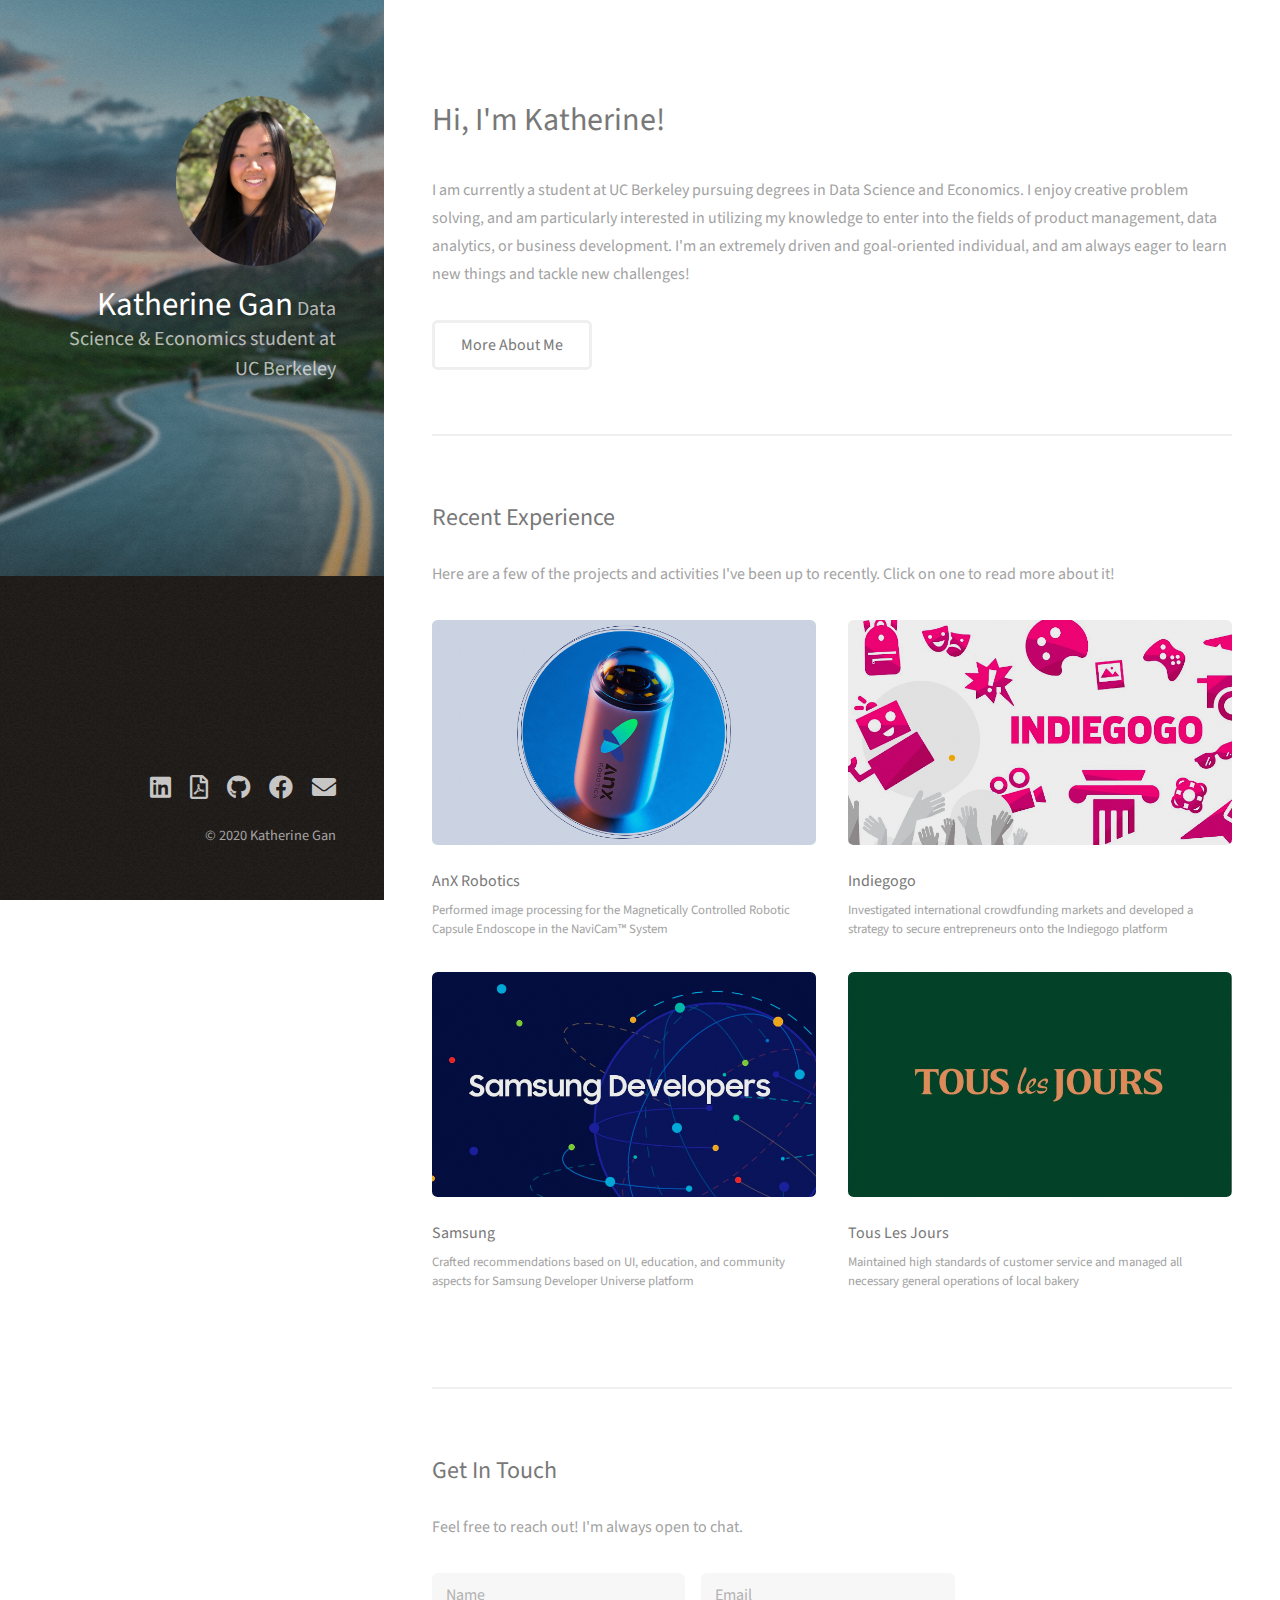
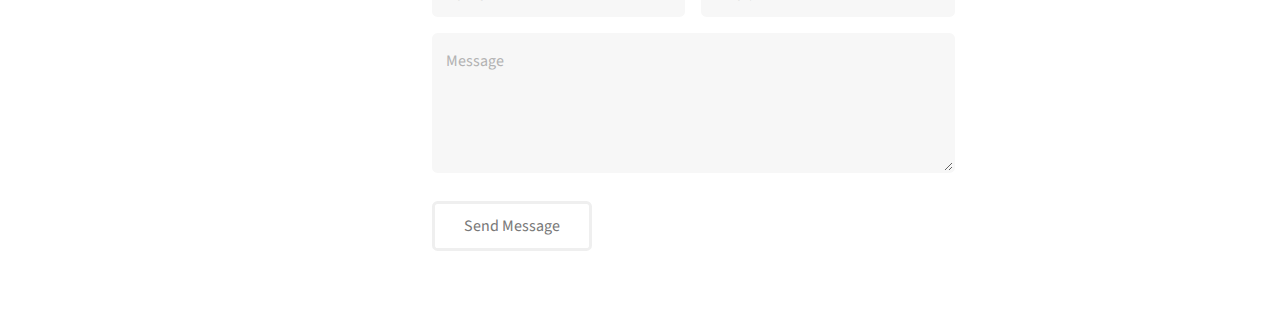
<file: index.html>
<!DOCTYPE HTML>
<!--
	Strata by HTML5 UP
	html5up.net | @ajlkn
	Free for personal and commercial use under the CCA 3.0 license (html5up.net/license)
-->
<html>

<head>
	<title>Katherine Gan</title>
	<meta charset="utf-8" />
	<meta name="viewport" content="width=device-width, initial-scale=1, user-scalable=no" />
	<link rel="stylesheet" href="assets/css/main.css" />
</head>

<body class="is-preload">

	<!-- Header -->
	<header id="header">
		<div class="inner">
			<a href="index.html" class="image avatar"><img src="images/self.jpg" alt="" /></a>
			<h1><strong>Katherine Gan</strong><br /><br />
				Data Science & Economics<br />
				student at UC Berkeley</a></h1>
		</div>
	</header>


	<!-- Main -->
	<div id="main">

		<!-- One -->
		<section id="one">
			<header class="major">
				<h2>Hi, I'm Katherine!<br />
				</h2>
			</header>
			<p>I am currently a student at UC Berkeley pursuing degrees in Data Science and Economics. I enjoy creative
				problem solving, and am particularly interested in utilizing my knowledge to enter into the fields of
				product management, data analytics, or business development. I'm an extremely driven and goal-oriented
				individual, and am
				always eager to learn new things and tackle new challenges!
			</p>
			<ul class="actions">
				<li><a href="about/about.html" class="button">More About Me</a></li>
			</ul>
		</section>

		<!-- Two -->
		<section id="two">
			<h2>Recent Experience</h2>
			<p>Here are a few of the projects and activities I've been up to recently. Click on one to read more about
				it!</p>
			<div class="row">
				<article class="col-6 col-12-xsmall work-item">
					<a href="experience/anx.html" class="image fit thumb"><img src="images/thumbs/anx.png"
							alt="AnX" /></a>
					<h3>AnX Robotics</h3>
					<p>Performed image processing for the Magnetically Controlled Robotic Capsule
						Endoscope in the
						NaviCam™ System</p>
				</article>
				<article class="col-6 col-12-xsmall work-item">
					<a href="experience/indiegogo.html" class="image fit thumb"><img src="images/thumbs/igg.png"
							alt="Indiegogo" /></a>
					<a href="experience/indiegogo.html">
						<h3>Indiegogo</h3>
					</a>
					<p>Investigated international crowdfunding markets and developed a strategy to secure entrepreneurs
						onto the Indiegogo platform
					</p>
				</article>
				<article class="col-6 col-12-xsmall work-item">
					<a href="experience/samsung.html" class="image fit thumb"><img src="images/thumbs/samsung.png"
							alt="Samsung" /></a>
					<a href="experience/samsung.html">
						<h3>Samsung</h3>
					</a>
					<p>Crafted recommendations based on UI, education, and community aspects for Samsung Developer
						Universe platform</p>
				</article>
				<article class="col-6 col-12-xsmall work-item">
					<a href="experience/tlj.html" class="image fit thumb"><img src="images/thumbs/tlj.png"
							alt="TLJ" /></a>
					<a href="experience/tlj.html">
						<h3>Tous Les Jours</h3>
					</a>
					<p>Maintained high standards of customer service and managed all necessary general operations of
						local bakery
					</p>
				</article>
				<!--<article class="col-6 col-12-xsmall work-item">
					<a href="images/fulls/05.jpg" class="image fit thumb"><img src="images/thumbs/05.jpg" alt="" /></a>
					<h3>Nunc enim commodo aliquet</h3>
					<p>Lorem ipsum dolor sit amet nisl sed nullam feugiat.</p>
				</article>
				<article class="col-6 col-12-xsmall work-item">
					<a href="images/fulls/06.jpg" class="image fit thumb"><img src="images/thumbs/06.jpg" alt="" /></a>
					<h3>Risus ornare lacinia</h3>
					<p>Lorem ipsum dolor sit amet nisl sed nullam feugiat.</p>
				</article>-->
			</div>
			<!--<ul class="actions">
				<li><a href="portfolio.html" class="button">Full Portfolio</a></li>
			</ul>-->
		</section>

		<!-- Three -->
		<section id="three">
			<h2>Get In Touch</h2>
			<p>Feel free to reach out! I'm always open to chat.</p>
			<div class="row">
				<div class="col-8 col-12-small">
					<form action="https://formspree.io/katherine.gan@berkeley.edu" method="post">
						<div class="row gtr-uniform gtr-50">
							<div class="col-6 col-12-xsmall"><input type="text" name="name" id="name"
									placeholder="Name" /></div>
							<div class="col-6 col-12-xsmall"><input type="email" name="email" id="email"
									placeholder="Email" /></div>
							<div class="col-12"><textarea name="message" id="message" placeholder="Message"
									rows="4"></textarea></div>
						</div>
						<br /><input type="submit" value="Send Message" />
					</form>
				</div>
				<div class="col-4 col-12-small">
					<ul class="labeled-icons">
						<!--<li>
							<h3 class="icon solid fa-home"><span class="label">Address</span></h3>
							1234 Somewhere Rd.<br />
							Nashville, TN 00000<br />
							United States
						</li>
						<li>
							<h3 class="icon solid fa-mobile-alt"><span class="label">Phone</span></h3>
							000-000-0000
						</li>
						<li>
							<h3 class="icon solid fa-envelope"><span class="label">Email</span></h3>
							<a href="#">hello@untitled.tld</a>
						</li>-->
					</ul>
				</div>
			</div>
		</section>

		<!-- Four -->
		<!--
					<section id="four">
						<h2>Elements</h2>

						<section>
							<h4>Text</h4>
							<p>This is <b>bold</b> and this is <strong>strong</strong>. This is <i>italic</i> and this is <em>emphasized</em>.
							This is <sup>superscript</sup> text and this is <sub>subscript</sub> text.
							This is <u>underlined</u> and this is code: <code>for (;;) { ... }</code>. Finally, <a href="#">this is a link</a>.</p>
							<hr />
							<header>
								<h4>Heading with a Subtitle</h4>
								<p>Lorem ipsum dolor sit amet nullam id egestas urna aliquam</p>
							</header>
							<p>Nunc lacinia ante nunc ac lobortis. Interdum adipiscing gravida odio porttitor sem non mi integer non faucibus ornare mi ut ante amet placerat aliquet. Volutpat eu sed ante lacinia sapien lorem accumsan varius montes viverra nibh in adipiscing blandit tempus accumsan.</p>
							<header>
								<h5>Heading with a Subtitle</h5>
								<p>Lorem ipsum dolor sit amet nullam id egestas urna aliquam</p>
							</header>
							<p>Nunc lacinia ante nunc ac lobortis. Interdum adipiscing gravida odio porttitor sem non mi integer non faucibus ornare mi ut ante amet placerat aliquet. Volutpat eu sed ante lacinia sapien lorem accumsan varius montes viverra nibh in adipiscing blandit tempus accumsan.</p>
							<hr />
							<h2>Heading Level 2</h2>
							<h3>Heading Level 3</h3>
							<h4>Heading Level 4</h4>
							<h5>Heading Level 5</h5>
							<h6>Heading Level 6</h6>
							<hr />
							<h5>Blockquote</h5>
							<blockquote>Fringilla nisl. Donec accumsan interdum nisi, quis tincidunt felis sagittis eget tempus euismod. Vestibulum ante ipsum primis in faucibus vestibulum. Blandit adipiscing eu felis iaculis volutpat ac adipiscing accumsan faucibus. Vestibulum ante ipsum primis in faucibus lorem ipsum dolor sit amet nullam adipiscing eu felis.</blockquote>
							<h5>Preformatted</h5>
							<pre><code>i = 0;

while (!deck.isInOrder()) {
print 'Iteration ' + i;
deck.shuffle();
i++;
}

print 'It took ' + i + ' iterations to sort the deck.';</code></pre>
						</section>

						<section>
							<h4>Lists</h4>
							<div class="row">
								<div class="col-6 col-12-xsmall">
									<h5>Unordered</h5>
									<ul>
										<li>Dolor pulvinar etiam magna etiam.</li>
										<li>Sagittis adipiscing lorem eleifend.</li>
										<li>Felis enim feugiat dolore viverra.</li>
									</ul>
									<h5>Alternate</h5>
									<ul class="alt">
										<li>Dolor pulvinar etiam magna etiam.</li>
										<li>Sagittis adipiscing lorem eleifend.</li>
										<li>Felis enim feugiat dolore viverra.</li>
									</ul>
								</div>
								<div class="col-6 col-12-xsmall">
									<h5>Ordered</h5>
									<ol>
										<li>Dolor pulvinar etiam magna etiam.</li>
										<li>Etiam vel felis at lorem sed viverra.</li>
										<li>Felis enim feugiat dolore viverra.</li>
										<li>Dolor pulvinar etiam magna etiam.</li>
										<li>Etiam vel felis at lorem sed viverra.</li>
										<li>Felis enim feugiat dolore viverra.</li>
									</ol>
									<h5>Icons</h5>
									<ul class="icons">
										<li><a href="#" class="icon brands fa-twitter"><span class="label">Twitter</span></a></li>
										<li><a href="#" class="icon brands fa-facebook-f"><span class="label">Facebook</span></a></li>
										<li><a href="#" class="icon brands fa-instagram"><span class="label">Instagram</span></a></li>
										<li><a href="#" class="icon brands fa-github"><span class="label">Github</span></a></li>
										<li><a href="#" class="icon brands fa-dribbble"><span class="label">Dribbble</span></a></li>
										<li><a href="#" class="icon brands fa-tumblr"><span class="label">Tumblr</span></a></li>
									</ul>
								</div>
							</div>
							<h5>Actions</h5>
							<ul class="actions">
								<li><a href="#" class="button primary">Default</a></li>
								<li><a href="#" class="button">Default</a></li>
							</ul>
							<ul class="actions small">
								<li><a href="#" class="button primary small">Small</a></li>
								<li><a href="#" class="button small">Small</a></li>
							</ul>
							<div class="row">
								<div class="col-6 col-12-small">
									<ul class="actions stacked">
										<li><a href="#" class="button primary">Default</a></li>
										<li><a href="#" class="button">Default</a></li>
									</ul>
								</div>
								<div class="col-6 col-12-small">
									<ul class="actions stacked">
										<li><a href="#" class="button primary small">Small</a></li>
										<li><a href="#" class="button small">Small</a></li>
									</ul>
								</div>
								<div class="col-6 col-12-small">
									<ul class="actions stacked">
										<li><a href="#" class="button primary fit">Default</a></li>
										<li><a href="#" class="button fit">Default</a></li>
									</ul>
								</div>
								<div class="col-6 col-12-small">
									<ul class="actions stacked">
										<li><a href="#" class="button primary small fit">Small</a></li>
										<li><a href="#" class="button small fit">Small</a></li>
									</ul>
								</div>
							</div>
						</section>

						<section>
							<h4>Table</h4>
							<h5>Default</h5>
							<div class="table-wrapper">
								<table>
									<thead>
										<tr>
											<th>Name</th>
											<th>Description</th>
											<th>Price</th>
										</tr>
									</thead>
									<tbody>
										<tr>
											<td>Item One</td>
											<td>Ante turpis integer aliquet porttitor.</td>
											<td>29.99</td>
										</tr>
										<tr>
											<td>Item Two</td>
											<td>Vis ac commodo adipiscing arcu aliquet.</td>
											<td>19.99</td>
										</tr>
										<tr>
											<td>Item Three</td>
											<td> Morbi faucibus arcu accumsan lorem.</td>
											<td>29.99</td>
										</tr>
										<tr>
											<td>Item Four</td>
											<td>Vitae integer tempus condimentum.</td>
											<td>19.99</td>
										</tr>
										<tr>
											<td>Item Five</td>
											<td>Ante turpis integer aliquet porttitor.</td>
											<td>29.99</td>
										</tr>
									</tbody>
									<tfoot>
										<tr>
											<td colspan="2"></td>
											<td>100.00</td>
										</tr>
									</tfoot>
								</table>
							</div>

							<h5>Alternate</h5>
							<div class="table-wrapper">
								<table class="alt">
									<thead>
										<tr>
											<th>Name</th>
											<th>Description</th>
											<th>Price</th>
										</tr>
									</thead>
									<tbody>
										<tr>
											<td>Item One</td>
											<td>Ante turpis integer aliquet porttitor.</td>
											<td>29.99</td>
										</tr>
										<tr>
											<td>Item Two</td>
											<td>Vis ac commodo adipiscing arcu aliquet.</td>
											<td>19.99</td>
										</tr>
										<tr>
											<td>Item Three</td>
											<td> Morbi faucibus arcu accumsan lorem.</td>
											<td>29.99</td>
										</tr>
										<tr>
											<td>Item Four</td>
											<td>Vitae integer tempus condimentum.</td>
											<td>19.99</td>
										</tr>
										<tr>
											<td>Item Five</td>
											<td>Ante turpis integer aliquet porttitor.</td>
											<td>29.99</td>
										</tr>
									</tbody>
									<tfoot>
										<tr>
											<td colspan="2"></td>
											<td>100.00</td>
										</tr>
									</tfoot>
								</table>
							</div>
						</section>

						<section>
							<h4>Buttons</h4>
							<ul class="actions">
								<li><a href="#" class="button primary">Primary</a></li>
								<li><a href="#" class="button">Default</a></li>
							</ul>
							<ul class="actions">
								<li><a href="#" class="button large">Large</a></li>
								<li><a href="#" class="button">Default</a></li>
								<li><a href="#" class="button small">Small</a></li>
							</ul>
							<ul class="actions fit">
								<li><a href="#" class="button primary fit">Fit</a></li>
								<li><a href="#" class="button fit">Fit</a></li>
							</ul>
							<ul class="actions fit small">
								<li><a href="#" class="button primary fit small">Fit + Small</a></li>
								<li><a href="#" class="button fit small">Fit + Small</a></li>
							</ul>
							<ul class="actions">
								<li><a href="#" class="button primary icon solid fa-download">Icon</a></li>
								<li><a href="#" class="button icon solid fa-download">Icon</a></li>
							</ul>
							<ul class="actions">
								<li><span class="button primary disabled">Primary</span></li>
								<li><span class="button disabled">Default</span></li>
							</ul>
						</section>

						<section>
							<h4>Form</h4>
							<form method="post" action="#">
								<div class="row gtr-uniform gtr-50">
									<div class="col-6 col-12-xsmall">
										<input type="text" name="demo-name" id="demo-name" value="" placeholder="Name" />
									</div>
									<div class="col-6 col-12-xsmall">
										<input type="email" name="demo-email" id="demo-email" value="" placeholder="Email" />
									</div>
									<div class="col-12">
										<select name="demo-category" id="demo-category">
											<option value="">- Category -</option>
											<option value="1">Manufacturing</option>
											<option value="1">Shipping</option>
											<option value="1">Administration</option>
											<option value="1">Human Resources</option>
										</select>
									</div>
									<div class="col-4 col-12-small">
										<input type="radio" id="demo-priority-low" name="demo-priority" checked>
										<label for="demo-priority-low">Low Priority</label>
									</div>
									<div class="col-4 col-12-small">
										<input type="radio" id="demo-priority-normal" name="demo-priority">
										<label for="demo-priority-normal">Normal Priority</label>
									</div>
									<div class="col-4 col-12-small">
										<input type="radio" id="demo-priority-high" name="demo-priority">
										<label for="demo-priority-high">High Priority</label>
									</div>
									<div class="col-6 col-12-small">
										<input type="checkbox" id="demo-copy" name="demo-copy">
										<label for="demo-copy">Email me a copy of this message</label>
									</div>
									<div class="col-6 col-12-small">
										<input type="checkbox" id="demo-human" name="demo-human" checked>
										<label for="demo-human">I am a human and not a robot</label>
									</div>
									<div class="col-12">
										<textarea name="demo-message" id="demo-message" placeholder="Enter your message" rows="6"></textarea>
									</div>
									<div class="col-12">
										<ul class="actions">
											<li><input type="submit" value="Send Message" class="primary" /></li>
											<li><input type="reset" value="Reset" /></li>
										</ul>
									</div>
								</div>
							</form>
						</section>

						<section>
							<h4>Image</h4>
							<h5>Fit</h5>
							<div class="box alt">
								<div class="row gtr-50 gtr-uniform">
									<div class="col-12"><span class="image fit"><img src="images/fulls/05.jpg" alt="" /></span></div>
									<div class="col-4"><span class="image fit"><img src="images/thumbs/01.jpg" alt="" /></span></div>
									<div class="col-4"><span class="image fit"><img src="images/thumbs/02.jpg" alt="" /></span></div>
									<div class="col-4"><span class="image fit"><img src="images/thumbs/03.jpg" alt="" /></span></div>
									<div class="col-4"><span class="image fit"><img src="images/thumbs/04.jpg" alt="" /></span></div>
									<div class="col-4"><span class="image fit"><img src="images/thumbs/05.jpg" alt="" /></span></div>
									<div class="col-4"><span class="image fit"><img src="images/thumbs/06.jpg" alt="" /></span></div>
									<div class="col-4"><span class="image fit"><img src="images/thumbs/03.jpg" alt="" /></span></div>
									<div class="col-4"><span class="image fit"><img src="images/thumbs/02.jpg" alt="" /></span></div>
									<div class="col-4"><span class="image fit"><img src="images/thumbs/01.jpg" alt="" /></span></div>
								</div>
							</div>
							<h5>Left &amp; Right</h5>
							<p><span class="image left"><img src="images/avatar.jpg" alt="" /></span>Fringilla nisl. Donec accumsan interdum nisi, quis tincidunt felis sagittis eget. tempus euismod. Vestibulum ante ipsum primis in faucibus vestibulum. Blandit adipiscing eu felis iaculis volutpat ac adipiscing accumsan eu faucibus. Integer ac pellentesque praesent tincidunt felis sagittis eget. tempus euismod. Vestibulum ante ipsum primis in faucibus vestibulum. Blandit adipiscing eu felis iaculis volutpat ac adipiscing accumsan eu faucibus. Integer ac pellentesque praesent. Donec accumsan interdum nisi, quis tincidunt felis sagittis eget. tempus euismod. Vestibulum ante ipsum primis in faucibus vestibulum. Blandit adipiscing eu felis iaculis volutpat ac adipiscing accumsan eu faucibus. Integer ac pellentesque praesent tincidunt felis sagittis eget. tempus euismod. Vestibulum ante ipsum primis in faucibus vestibulum. Blandit adipiscing eu felis iaculis volutpat ac adipiscing accumsan eu faucibus. Integer ac pellentesque praesent.</p>
							<p><span class="image right"><img src="images/avatar.jpg" alt="" /></span>Fringilla nisl. Donec accumsan interdum nisi, quis tincidunt felis sagittis eget. tempus euismod. Vestibulum ante ipsum primis in faucibus vestibulum. Blandit adipiscing eu felis iaculis volutpat ac adipiscing accumsan eu faucibus. Integer ac pellentesque praesent tincidunt felis sagittis eget. tempus euismod. Vestibulum ante ipsum primis in faucibus vestibulum. Blandit adipiscing eu felis iaculis volutpat ac adipiscing accumsan eu faucibus. Integer ac pellentesque praesent. Donec accumsan interdum nisi, quis tincidunt felis sagittis eget. tempus euismod. Vestibulum ante ipsum primis in faucibus vestibulum. Blandit adipiscing eu felis iaculis volutpat ac adipiscing accumsan eu faucibus. Integer ac pellentesque praesent tincidunt felis sagittis eget. tempus euismod. Vestibulum ante ipsum primis in faucibus vestibulum. Blandit adipiscing eu felis iaculis volutpat ac adipiscing accumsan eu faucibus. Integer ac pellentesque praesent.</p>
						</section>

					</section>
				-->

	</div>

	<!-- Footer -->
	<footer id="footer">
		<div class="inner">
			<ul class="icons">
				<li><a href="https://www.linkedin.com/in/katherine-gan/" class="icon brands fa-linkedin"><span
							class="label">LinkedIn</span></a></li>
				<li><a href="Resume.pdf" class="icon fa-file-pdf"><span class="label">Resume</span></a></li>
				<li><a href="https://github.com/katherinegan" class="icon brands fa-github"><span
							class="label">Github</span></a></li>
				<li><a href="https://www.facebook.com/katherine.gan.71" class="icon brands fa-facebook"><span
							class="label">Facebook</span></a></li>
				<li><a href="mailto:katherine.gan@berkeley.edu" class="icon solid fa-envelope"><span
							class="label">Email</span></a></li>
			</ul>
			<ul class="copyright">
				<li>&copy; 2020 Katherine Gan</li>
				<!--<li>Design: <a href="http://html5up.net">HTML5 UP</a></li>-->
			</ul>
		</div>
	</footer>

	<!-- Scripts -->
	<script src="assets/js/jquery.min.js"></script>
	<!-- <script src="assets/js/jquery.poptrox.min.js"></script> -->
	<script src="assets/js/browser.min.js"></script>
	<script src="assets/js/breakpoints.min.js"></script>
	<script src="assets/js/util.js"></script>
	<script src="assets/js/main.js"></script>

</body>

</html>
</file>
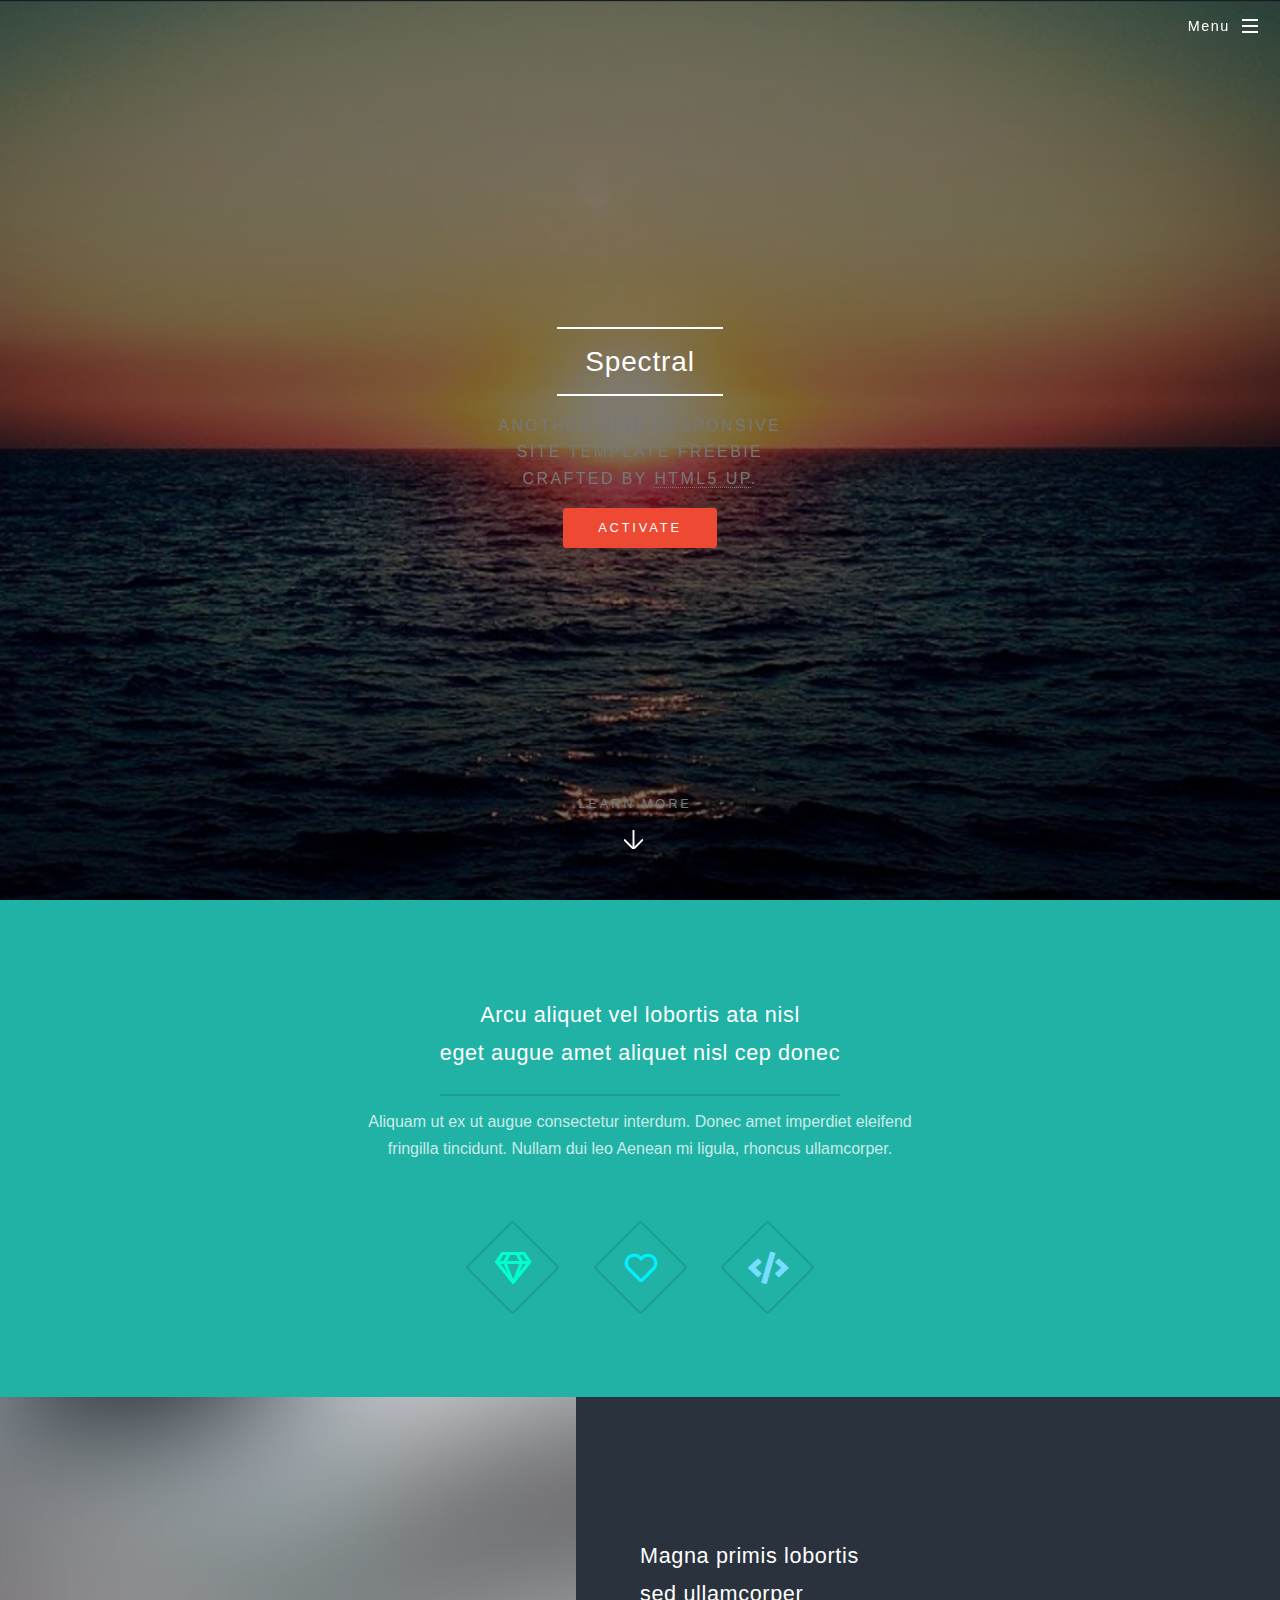
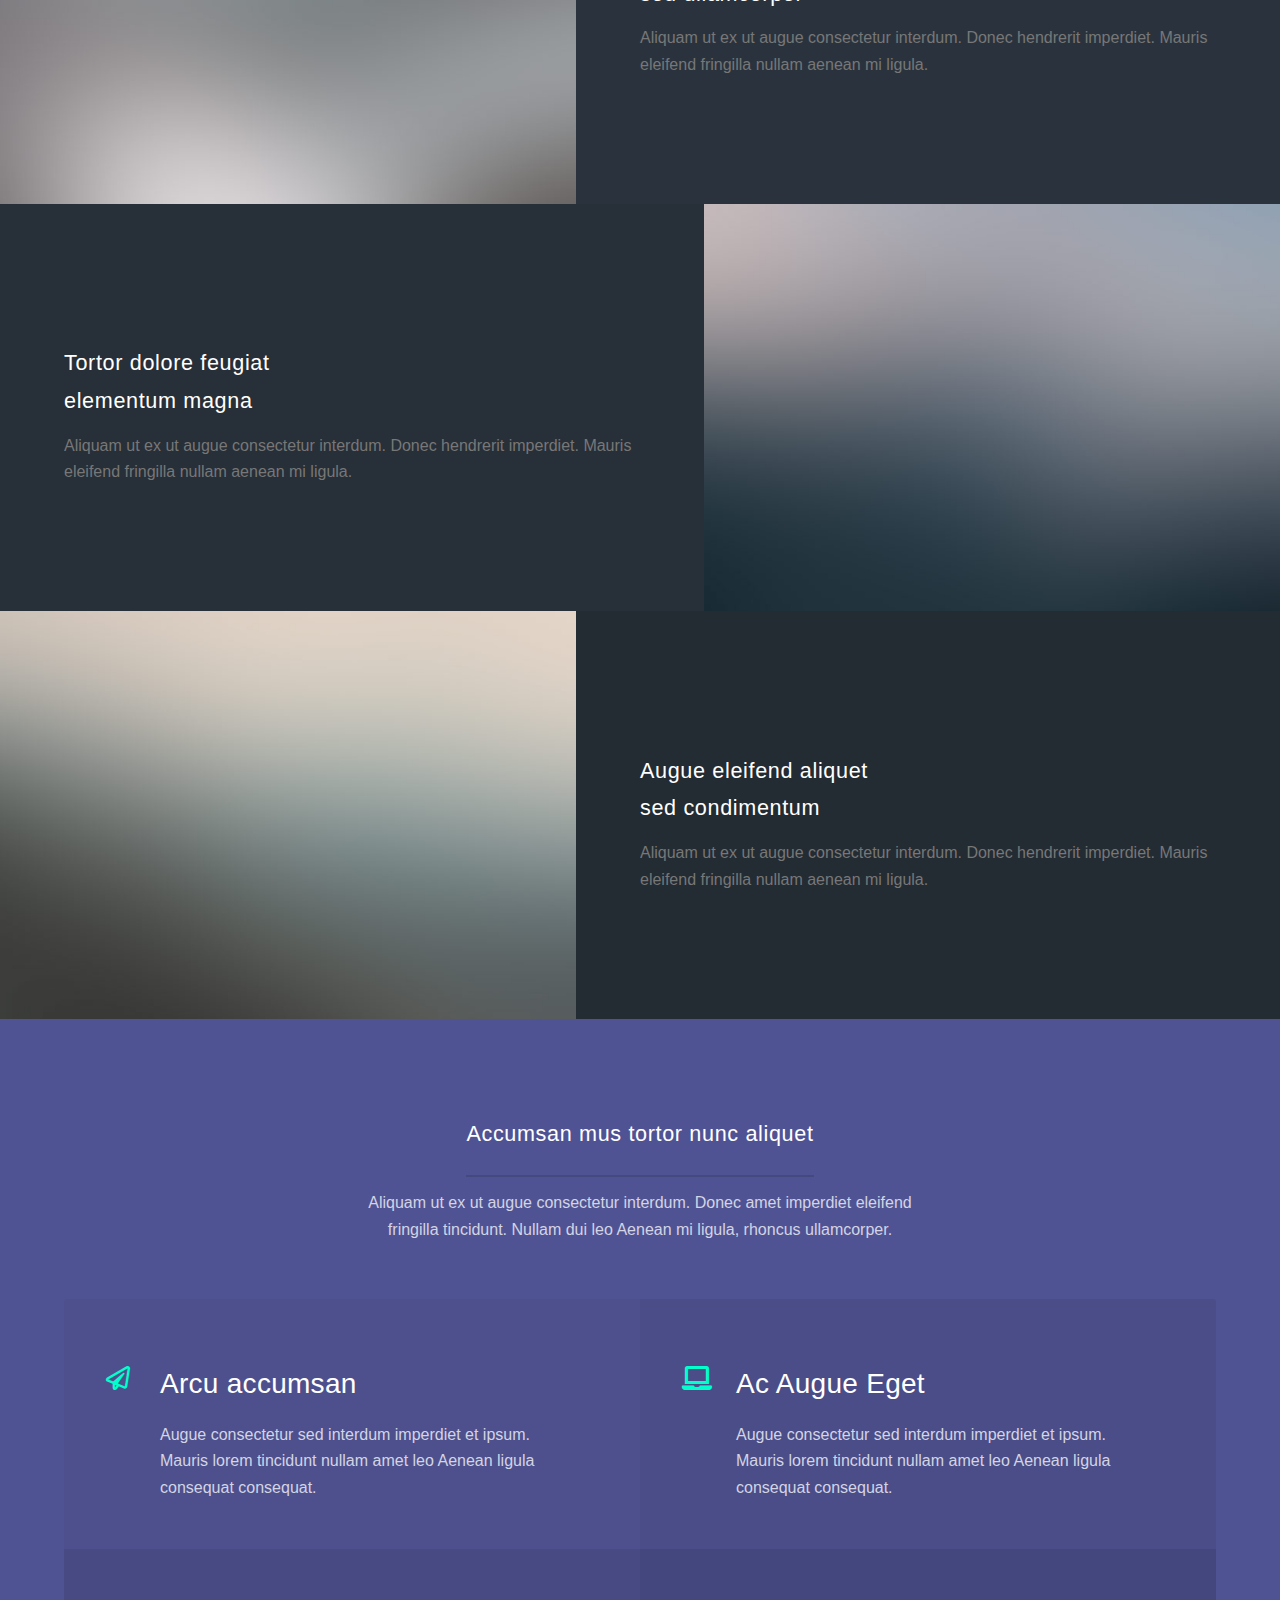
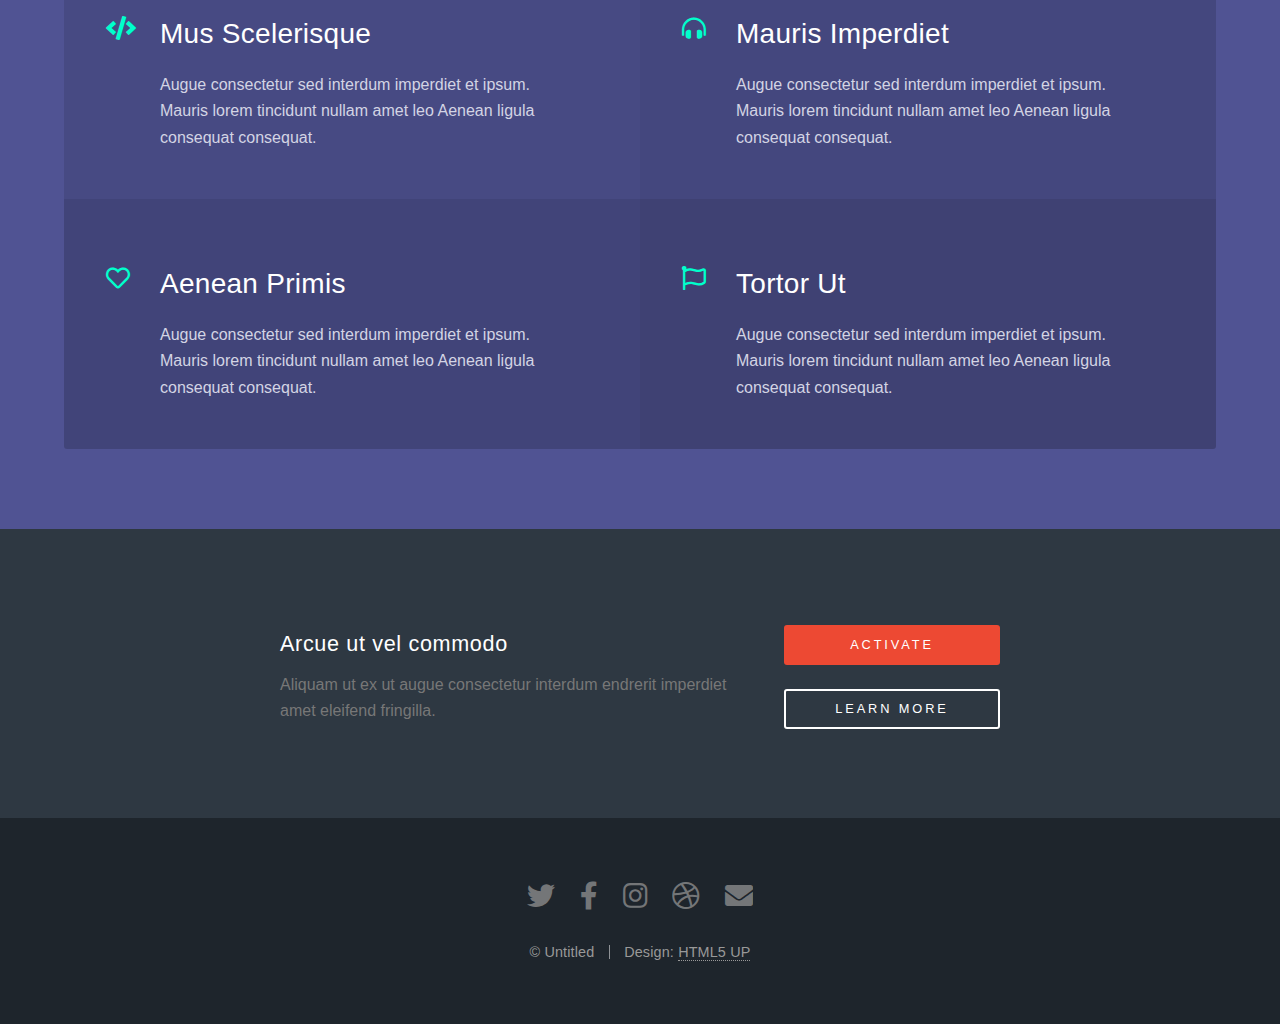
<file: about/index.html>
<!DOCTYPE HTML>
<!--
	Spectral by HTML5 UP
	html5up.net | @ajlkn
	Free for personal and commercial use under the CCA 3.0 license (html5up.net/license)
-->
<html>
	<head>
		<title>Spectral by HTML5 UP</title>
		<meta charset="utf-8" />
		<meta name="viewport" content="width=device-width, initial-scale=1, user-scalable=no" />
		<link rel="stylesheet" href="assets/css/main.css" />
		<noscript><link rel="stylesheet" href="assets/css/noscript.css" /></noscript>
	</head>
	<body class="landing is-preload">

		<!-- Page Wrapper -->
			<div id="page-wrapper">

				<!-- Header -->
					<header id="header" class="alt">
						<h1><a href="index.html">Spectral</a></h1>
						<nav id="nav">
							<ul>
								<li class="special">
									<a href="#menu" class="menuToggle"><span>Menu</span></a>
									<div id="menu">
										<ul>
											<li><a href="index.html">Home</a></li>
											<li><a href="generic.html">Generic</a></li>
											<li><a href="elements.html">Elements</a></li>
											<li><a href="#">Sign Up</a></li>
											<li><a href="#">Log In</a></li>
										</ul>
									</div>
								</li>
							</ul>
						</nav>
					</header>

				<!-- Banner -->
					<section id="banner">
						<div class="inner">
							<h2>Spectral</h2>
							<p>Another fine responsive<br />
							site template freebie<br />
							crafted by <a href="http://html5up.net">HTML5 UP</a>.</p>
							<ul class="actions special">
								<li><a href="#" class="button primary">Activate</a></li>
							</ul>
						</div>
						<a href="#one" class="more scrolly">Learn More</a>
					</section>

				<!-- One -->
					<section id="one" class="wrapper style1 special">
						<div class="inner">
							<header class="major">
								<h2>Arcu aliquet vel lobortis ata nisl<br />
								eget augue amet aliquet nisl cep donec</h2>
								<p>Aliquam ut ex ut augue consectetur interdum. Donec amet imperdiet eleifend<br />
								fringilla tincidunt. Nullam dui leo Aenean mi ligula, rhoncus ullamcorper.</p>
							</header>
							<ul class="icons major">
								<li><span class="icon fa-gem major style1"><span class="label">Lorem</span></span></li>
								<li><span class="icon fa-heart major style2"><span class="label">Ipsum</span></span></li>
								<li><span class="icon solid fa-code major style3"><span class="label">Dolor</span></span></li>
							</ul>
						</div>
					</section>

				<!-- Two -->
					<section id="two" class="wrapper alt style2">
						<section class="spotlight">
							<div class="image"><img src="images/pic01.jpg" alt="" /></div><div class="content">
								<h2>Magna primis lobortis<br />
								sed ullamcorper</h2>
								<p>Aliquam ut ex ut augue consectetur interdum. Donec hendrerit imperdiet. Mauris eleifend fringilla nullam aenean mi ligula.</p>
							</div>
						</section>
						<section class="spotlight">
							<div class="image"><img src="images/pic02.jpg" alt="" /></div><div class="content">
								<h2>Tortor dolore feugiat<br />
								elementum magna</h2>
								<p>Aliquam ut ex ut augue consectetur interdum. Donec hendrerit imperdiet. Mauris eleifend fringilla nullam aenean mi ligula.</p>
							</div>
						</section>
						<section class="spotlight">
							<div class="image"><img src="images/pic03.jpg" alt="" /></div><div class="content">
								<h2>Augue eleifend aliquet<br />
								sed condimentum</h2>
								<p>Aliquam ut ex ut augue consectetur interdum. Donec hendrerit imperdiet. Mauris eleifend fringilla nullam aenean mi ligula.</p>
							</div>
						</section>
					</section>

				<!-- Three -->
					<section id="three" class="wrapper style3 special">
						<div class="inner">
							<header class="major">
								<h2>Accumsan mus tortor nunc aliquet</h2>
								<p>Aliquam ut ex ut augue consectetur interdum. Donec amet imperdiet eleifend<br />
								fringilla tincidunt. Nullam dui leo Aenean mi ligula, rhoncus ullamcorper.</p>
							</header>
							<ul class="features">
								<li class="icon fa-paper-plane">
									<h3>Arcu accumsan</h3>
									<p>Augue consectetur sed interdum imperdiet et ipsum. Mauris lorem tincidunt nullam amet leo Aenean ligula consequat consequat.</p>
								</li>
								<li class="icon solid fa-laptop">
									<h3>Ac Augue Eget</h3>
									<p>Augue consectetur sed interdum imperdiet et ipsum. Mauris lorem tincidunt nullam amet leo Aenean ligula consequat consequat.</p>
								</li>
								<li class="icon solid fa-code">
									<h3>Mus Scelerisque</h3>
									<p>Augue consectetur sed interdum imperdiet et ipsum. Mauris lorem tincidunt nullam amet leo Aenean ligula consequat consequat.</p>
								</li>
								<li class="icon solid fa-headphones-alt">
									<h3>Mauris Imperdiet</h3>
									<p>Augue consectetur sed interdum imperdiet et ipsum. Mauris lorem tincidunt nullam amet leo Aenean ligula consequat consequat.</p>
								</li>
								<li class="icon fa-heart">
									<h3>Aenean Primis</h3>
									<p>Augue consectetur sed interdum imperdiet et ipsum. Mauris lorem tincidunt nullam amet leo Aenean ligula consequat consequat.</p>
								</li>
								<li class="icon fa-flag">
									<h3>Tortor Ut</h3>
									<p>Augue consectetur sed interdum imperdiet et ipsum. Mauris lorem tincidunt nullam amet leo Aenean ligula consequat consequat.</p>
								</li>
							</ul>
						</div>
					</section>

				<!-- CTA -->
					<section id="cta" class="wrapper style4">
						<div class="inner">
							<header>
								<h2>Arcue ut vel commodo</h2>
								<p>Aliquam ut ex ut augue consectetur interdum endrerit imperdiet amet eleifend fringilla.</p>
							</header>
							<ul class="actions stacked">
								<li><a href="#" class="button fit primary">Activate</a></li>
								<li><a href="#" class="button fit">Learn More</a></li>
							</ul>
						</div>
					</section>

				<!-- Footer -->
					<footer id="footer">
						<ul class="icons">
							<li><a href="#" class="icon brands fa-twitter"><span class="label">Twitter</span></a></li>
							<li><a href="#" class="icon brands fa-facebook-f"><span class="label">Facebook</span></a></li>
							<li><a href="#" class="icon brands fa-instagram"><span class="label">Instagram</span></a></li>
							<li><a href="#" class="icon brands fa-dribbble"><span class="label">Dribbble</span></a></li>
							<li><a href="#" class="icon solid fa-envelope"><span class="label">Email</span></a></li>
						</ul>
						<ul class="copyright">
							<li>&copy; Untitled</li><li>Design: <a href="http://html5up.net">HTML5 UP</a></li>
						</ul>
					</footer>

			</div>

		<!-- Scripts -->
			<script src="assets/js/jquery.min.js"></script>
			<script src="assets/js/jquery.scrollex.min.js"></script>
			<script src="assets/js/jquery.scrolly.min.js"></script>
			<script src="assets/js/browser.min.js"></script>
			<script src="assets/js/breakpoints.min.js"></script>
			<script src="assets/js/util.js"></script>
			<script src="assets/js/main.js"></script>

	</body>
</html>
</file>
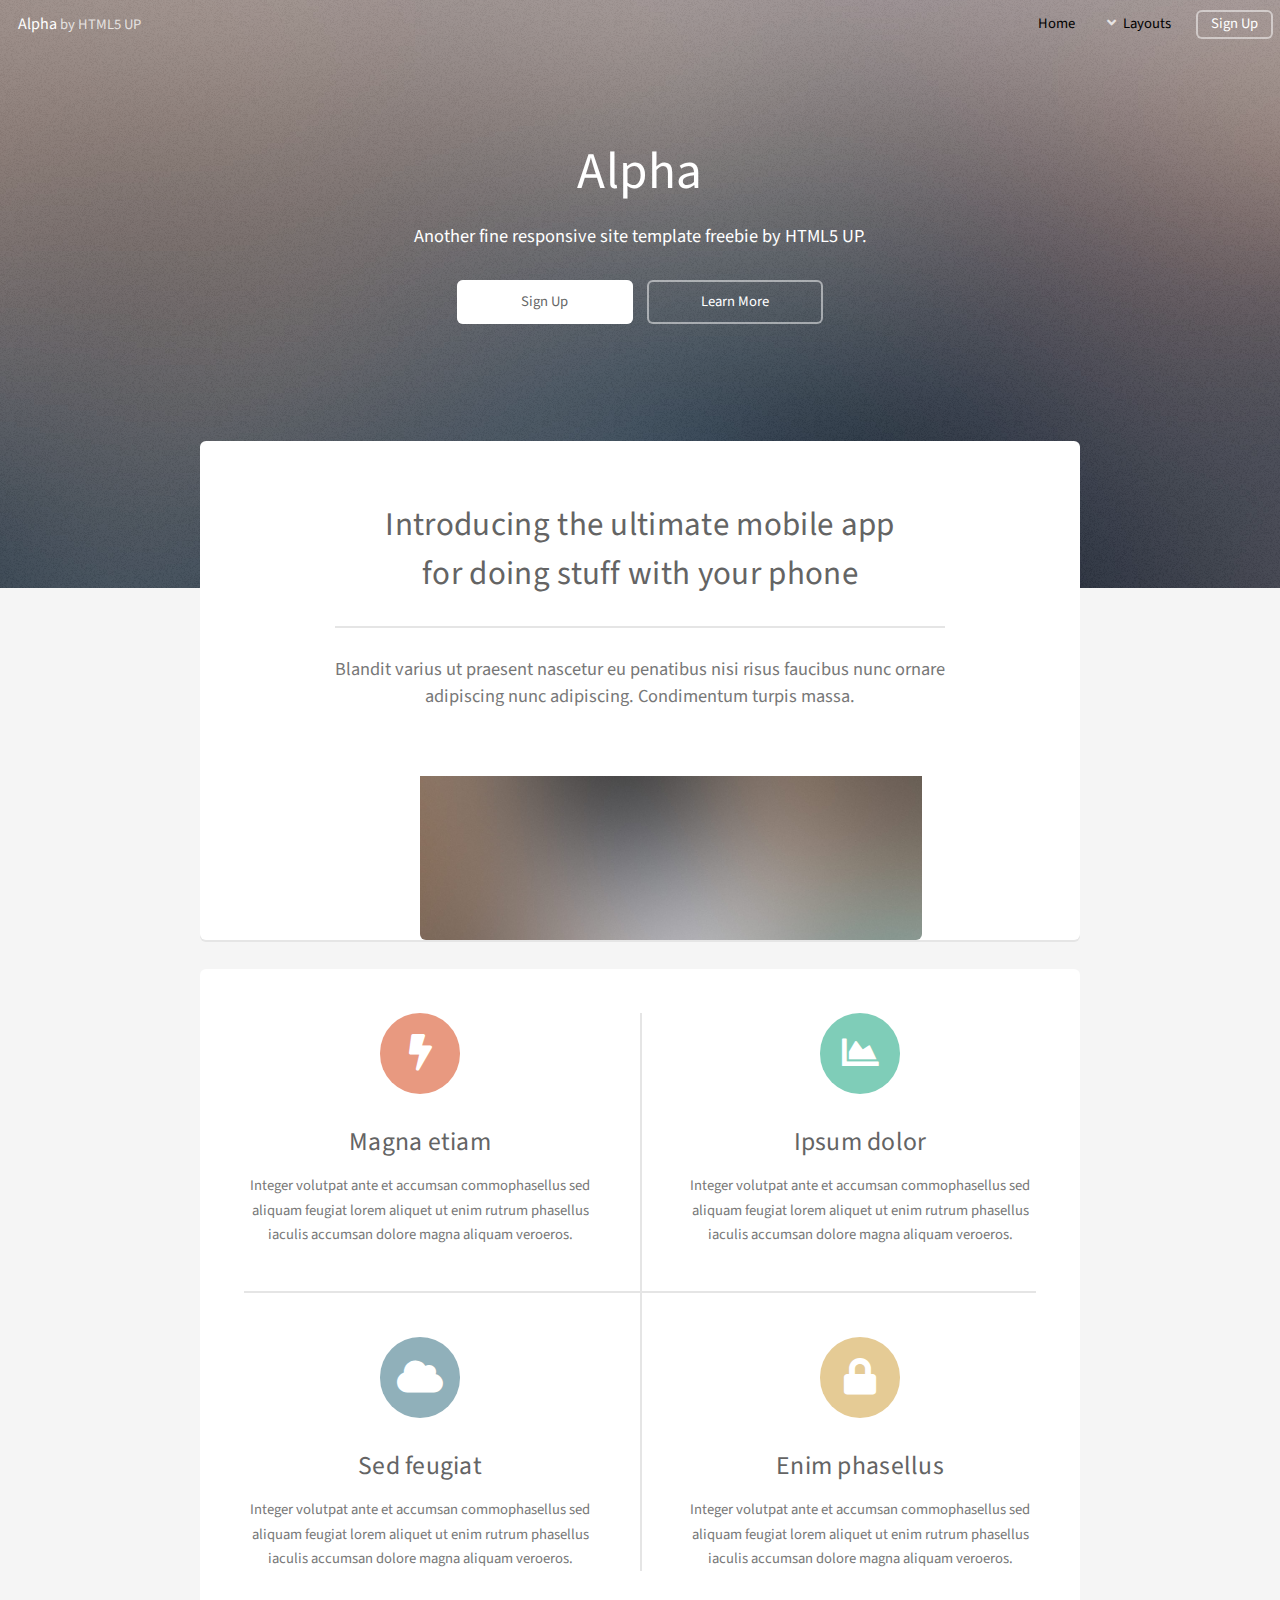
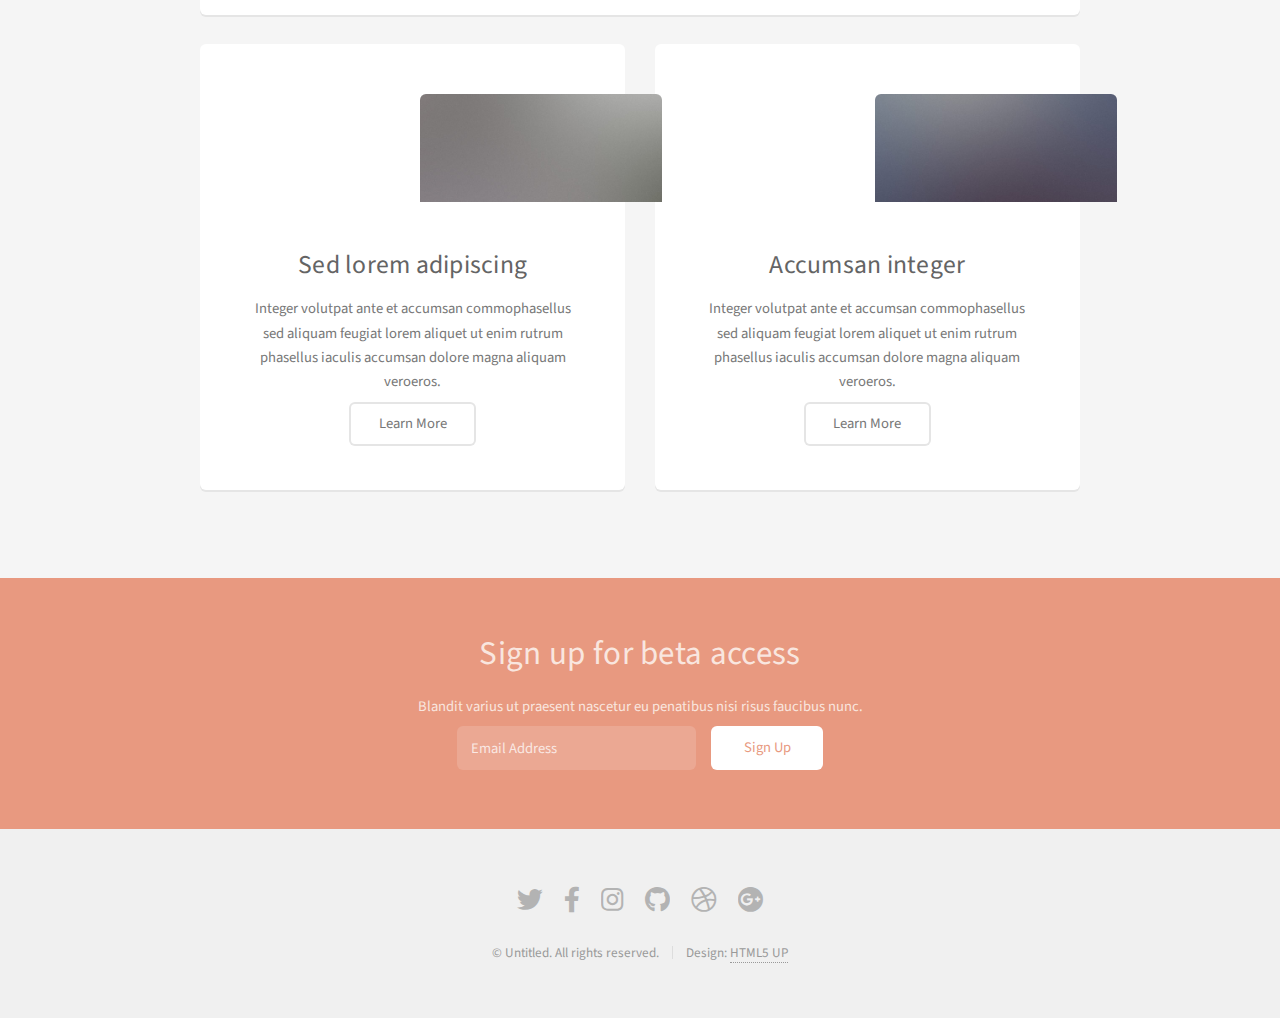
<file: experience/index.html>
<!DOCTYPE HTML>
<!--
	Alpha by HTML5 UP
	html5up.net | @ajlkn
	Free for personal and commercial use under the CCA 3.0 license (html5up.net/license)
-->
<html>
	<head>
		<title>Alpha by HTML5 UP</title>
		<meta charset="utf-8" />
		<meta name="viewport" content="width=device-width, initial-scale=1, user-scalable=no" />
		<link rel="stylesheet" href="assets/css/main.css" />
	</head>
	<body class="landing is-preload">
		<div id="page-wrapper">

			<!-- Header -->
				<header id="header" class="alt">
					<h1><a href="index.html">Alpha</a> by HTML5 UP</h1>
					<nav id="nav">
						<ul>
							<li><a href="index.html">Home</a></li>
							<li>
								<a href="#" class="icon solid fa-angle-down">Layouts</a>
								<ul>
									<li><a href="generic.html">Generic</a></li>
									<li><a href="contact.html">Contact</a></li>
									<li><a href="elements.html">Elements</a></li>
									<li>
										<a href="#">Submenu</a>
										<ul>
											<li><a href="#">Option One</a></li>
											<li><a href="#">Option Two</a></li>
											<li><a href="#">Option Three</a></li>
											<li><a href="#">Option Four</a></li>
										</ul>
									</li>
								</ul>
							</li>
							<li><a href="#" class="button">Sign Up</a></li>
						</ul>
					</nav>
				</header>

			<!-- Banner -->
				<section id="banner">
					<h2>Alpha</h2>
					<p>Another fine responsive site template freebie by HTML5 UP.</p>
					<ul class="actions special">
						<li><a href="#" class="button primary">Sign Up</a></li>
						<li><a href="#" class="button">Learn More</a></li>
					</ul>
				</section>

			<!-- Main -->
				<section id="main" class="container">

					<section class="box special">
						<header class="major">
							<h2>Introducing the ultimate mobile app
							<br />
							for doing stuff with your phone</h2>
							<p>Blandit varius ut praesent nascetur eu penatibus nisi risus faucibus nunc ornare<br />
							adipiscing nunc adipiscing. Condimentum turpis massa.</p>
						</header>
						<span class="image featured"><img src="images/pic01.jpg" alt="" /></span>
					</section>

					<section class="box special features">
						<div class="features-row">
							<section>
								<span class="icon solid major fa-bolt accent2"></span>
								<h3>Magna etiam</h3>
								<p>Integer volutpat ante et accumsan commophasellus sed aliquam feugiat lorem aliquet ut enim rutrum phasellus iaculis accumsan dolore magna aliquam veroeros.</p>
							</section>
							<section>
								<span class="icon solid major fa-chart-area accent3"></span>
								<h3>Ipsum dolor</h3>
								<p>Integer volutpat ante et accumsan commophasellus sed aliquam feugiat lorem aliquet ut enim rutrum phasellus iaculis accumsan dolore magna aliquam veroeros.</p>
							</section>
						</div>
						<div class="features-row">
							<section>
								<span class="icon solid major fa-cloud accent4"></span>
								<h3>Sed feugiat</h3>
								<p>Integer volutpat ante et accumsan commophasellus sed aliquam feugiat lorem aliquet ut enim rutrum phasellus iaculis accumsan dolore magna aliquam veroeros.</p>
							</section>
							<section>
								<span class="icon solid major fa-lock accent5"></span>
								<h3>Enim phasellus</h3>
								<p>Integer volutpat ante et accumsan commophasellus sed aliquam feugiat lorem aliquet ut enim rutrum phasellus iaculis accumsan dolore magna aliquam veroeros.</p>
							</section>
						</div>
					</section>

					<div class="row">
						<div class="col-6 col-12-narrower">

							<section class="box special">
								<span class="image featured"><img src="images/pic02.jpg" alt="" /></span>
								<h3>Sed lorem adipiscing</h3>
								<p>Integer volutpat ante et accumsan commophasellus sed aliquam feugiat lorem aliquet ut enim rutrum phasellus iaculis accumsan dolore magna aliquam veroeros.</p>
								<ul class="actions special">
									<li><a href="#" class="button alt">Learn More</a></li>
								</ul>
							</section>

						</div>
						<div class="col-6 col-12-narrower">

							<section class="box special">
								<span class="image featured"><img src="images/pic03.jpg" alt="" /></span>
								<h3>Accumsan integer</h3>
								<p>Integer volutpat ante et accumsan commophasellus sed aliquam feugiat lorem aliquet ut enim rutrum phasellus iaculis accumsan dolore magna aliquam veroeros.</p>
								<ul class="actions special">
									<li><a href="#" class="button alt">Learn More</a></li>
								</ul>
							</section>

						</div>
					</div>

				</section>

			<!-- CTA -->
				<section id="cta">

					<h2>Sign up for beta access</h2>
					<p>Blandit varius ut praesent nascetur eu penatibus nisi risus faucibus nunc.</p>

					<form>
						<div class="row gtr-50 gtr-uniform">
							<div class="col-8 col-12-mobilep">
								<input type="email" name="email" id="email" placeholder="Email Address" />
							</div>
							<div class="col-4 col-12-mobilep">
								<input type="submit" value="Sign Up" class="fit" />
							</div>
						</div>
					</form>

				</section>

			<!-- Footer -->
				<footer id="footer">
					<ul class="icons">
						<li><a href="#" class="icon brands fa-twitter"><span class="label">Twitter</span></a></li>
						<li><a href="#" class="icon brands fa-facebook-f"><span class="label">Facebook</span></a></li>
						<li><a href="#" class="icon brands fa-instagram"><span class="label">Instagram</span></a></li>
						<li><a href="#" class="icon brands fa-github"><span class="label">Github</span></a></li>
						<li><a href="#" class="icon brands fa-dribbble"><span class="label">Dribbble</span></a></li>
						<li><a href="#" class="icon brands fa-google-plus"><span class="label">Google+</span></a></li>
					</ul>
					<ul class="copyright">
						<li>&copy; Untitled. All rights reserved.</li><li>Design: <a href="http://html5up.net">HTML5 UP</a></li>
					</ul>
				</footer>

		</div>

		<!-- Scripts -->
			<script src="assets/js/jquery.min.js"></script>
			<script src="assets/js/jquery.dropotron.min.js"></script>
			<script src="assets/js/jquery.scrollex.min.js"></script>
			<script src="assets/js/browser.min.js"></script>
			<script src="assets/js/breakpoints.min.js"></script>
			<script src="assets/js/util.js"></script>
			<script src="assets/js/main.js"></script>

	</body>
</html>
</file>
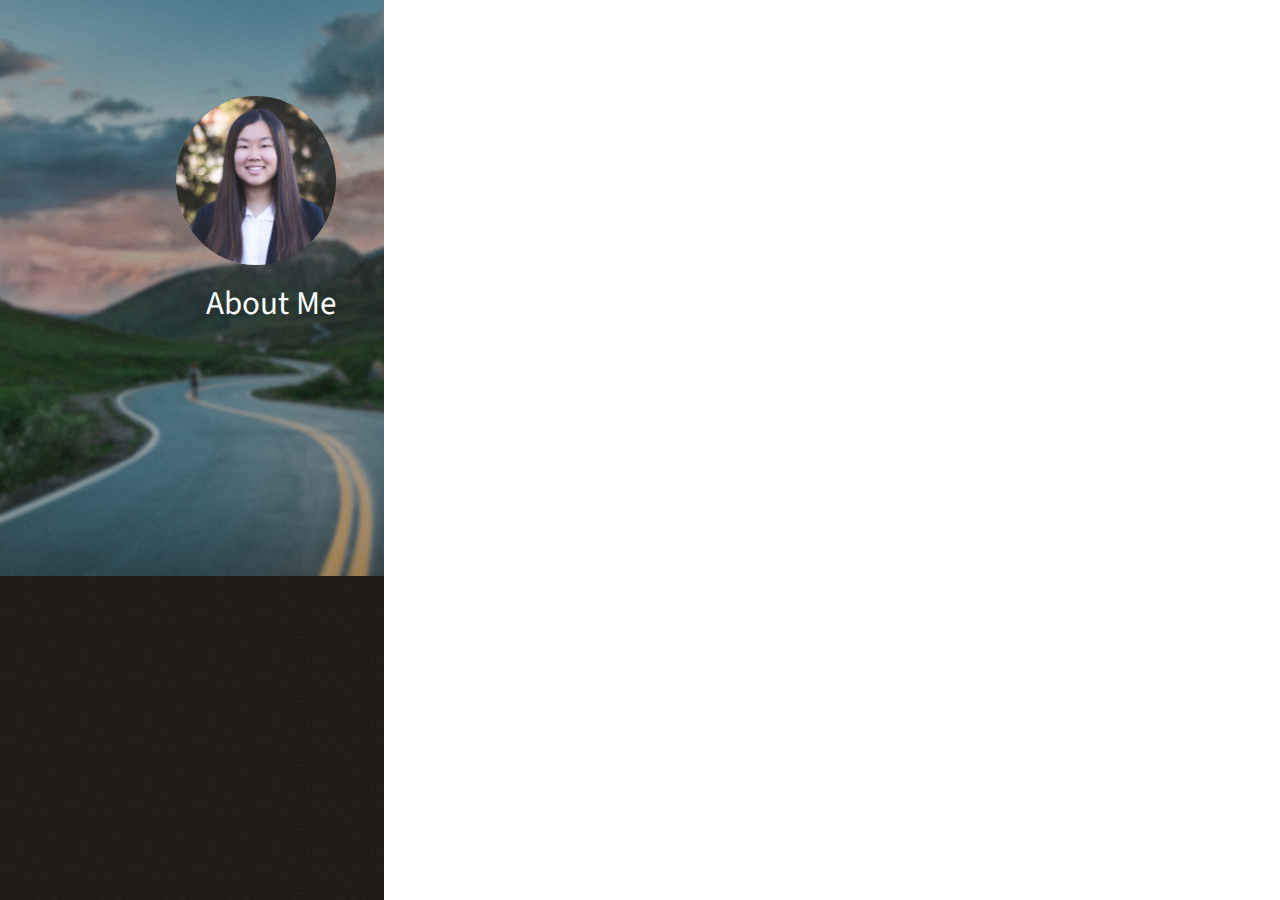
<file: about.html>
<!DOCTYPE HTML>

<html>

<head>
    <title>Katherine Gan</title>
    <meta charset="utf-8" />
    <meta name="viewport" content="width=device-width, initial-scale=1, user-scalable=no" />
    <link rel="stylesheet" href="assets/css/main.css" />
</head>

<body>

    <!-- Header -->
    <header id="header">
        <div class="inner">
            <a href="index.html" class="image avatar"><img src="images/professionalheadshot.png" alt="" /></a>
            <h1><strong>About Me </strong><br /><br />
                </a></h1>
        </div>
    </header>

</body>

</html>
</file>
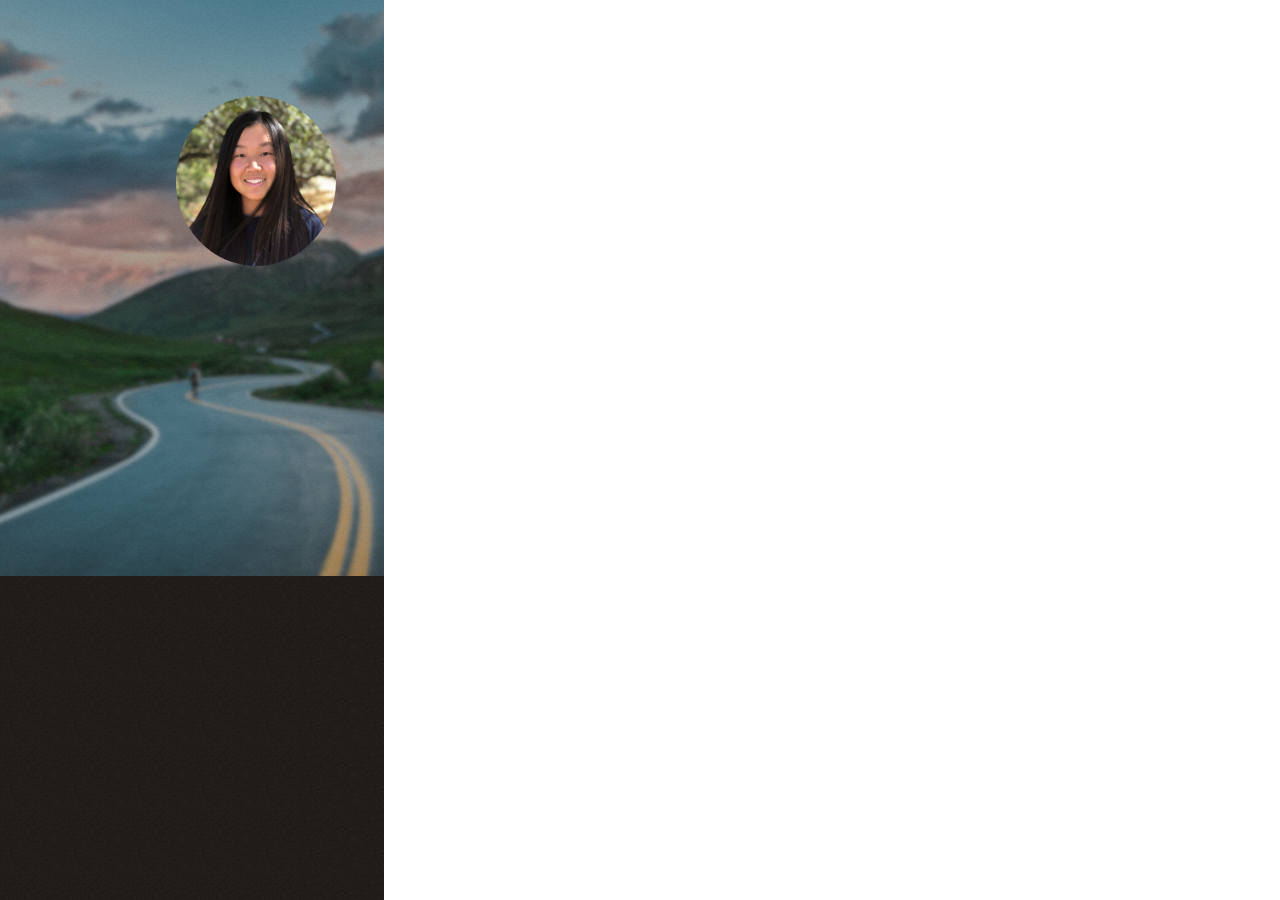
<file: portfolio.html>
<!DOCTYPE HTML>

<html>

<head>
    <title>Katherine Gan</title>
    <meta charset="utf-8" />
    <meta name="viewport" content="width=device-width, initial-scale=1, user-scalable=no" />
    <link rel="stylesheet" href="assets/css/main.css" />
</head>

<body>

    <!-- Header -->
    <header id="header">
        <div class="inner">
            <a href="index.html" class="image avatar"><img src="images/self.jpg" alt="" /></a>
            <h1></h1>
        </div>
    </header>

</body>

</html>
</file>
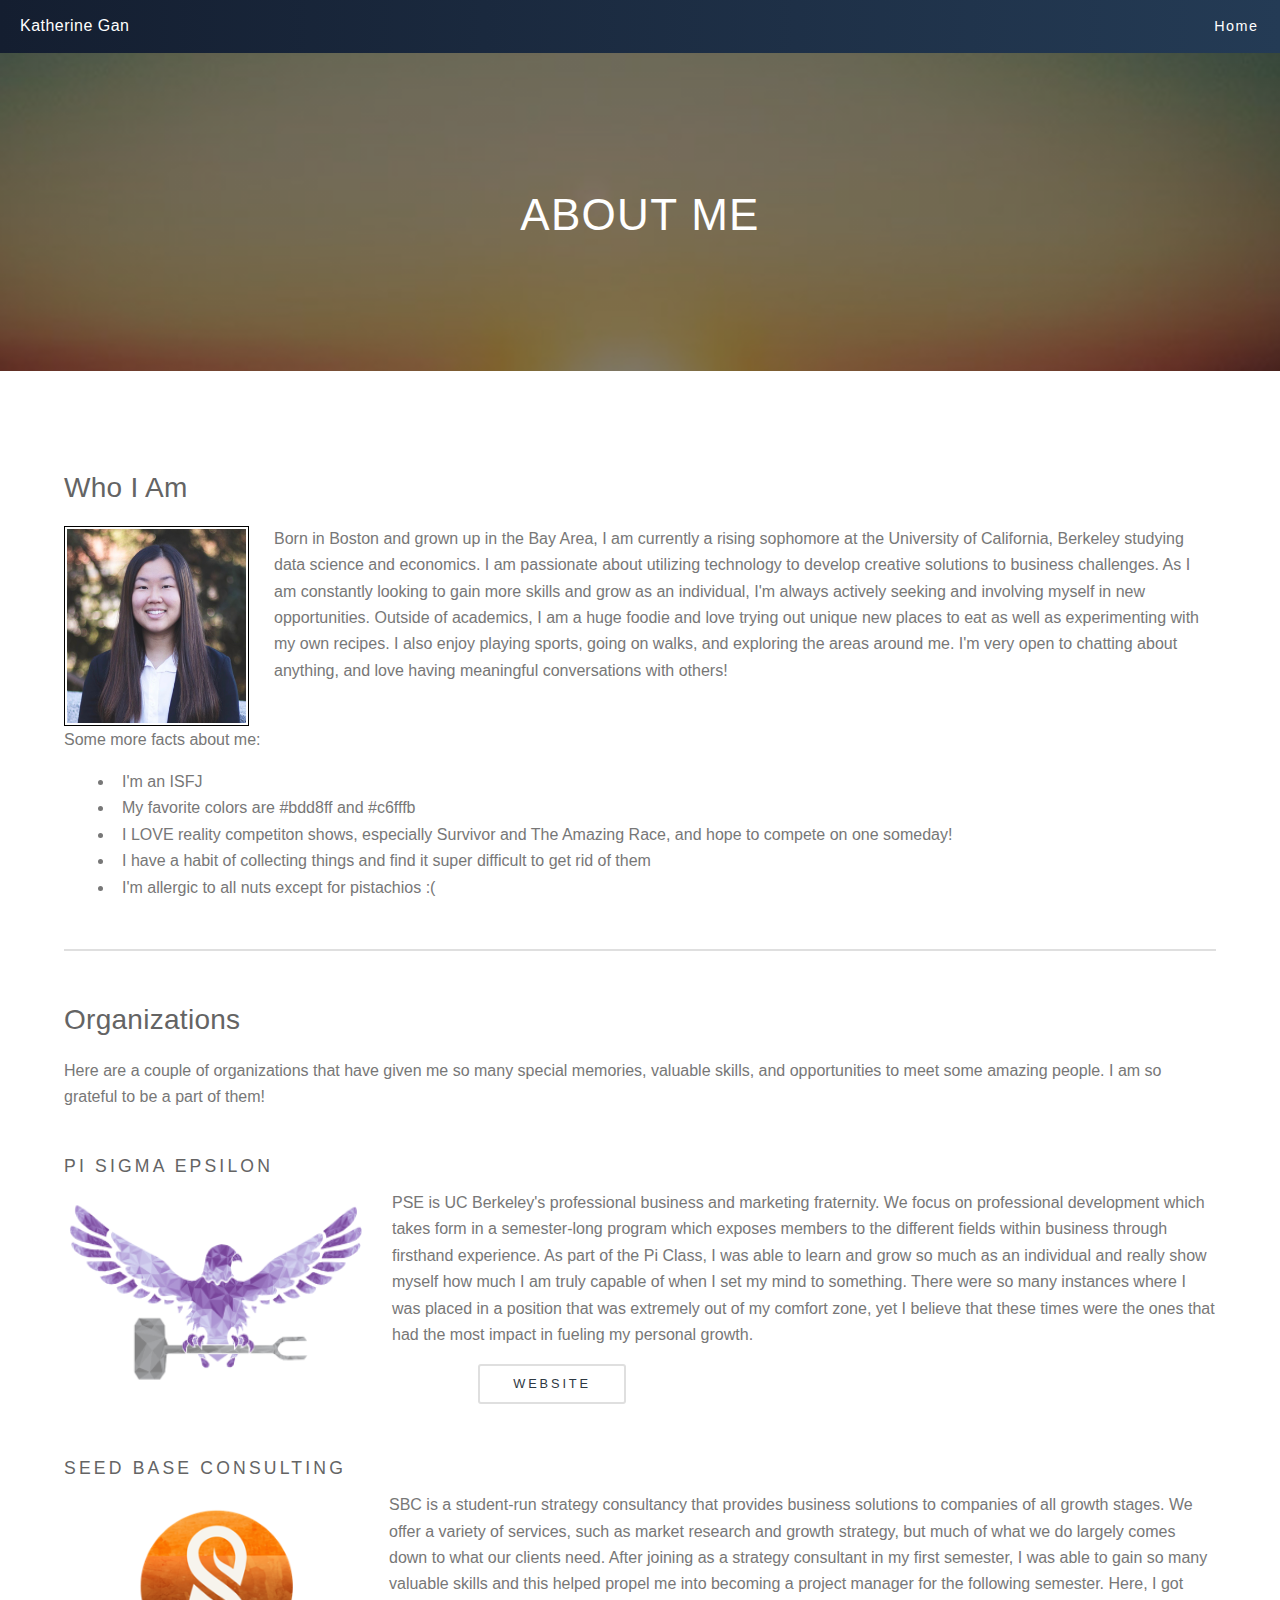
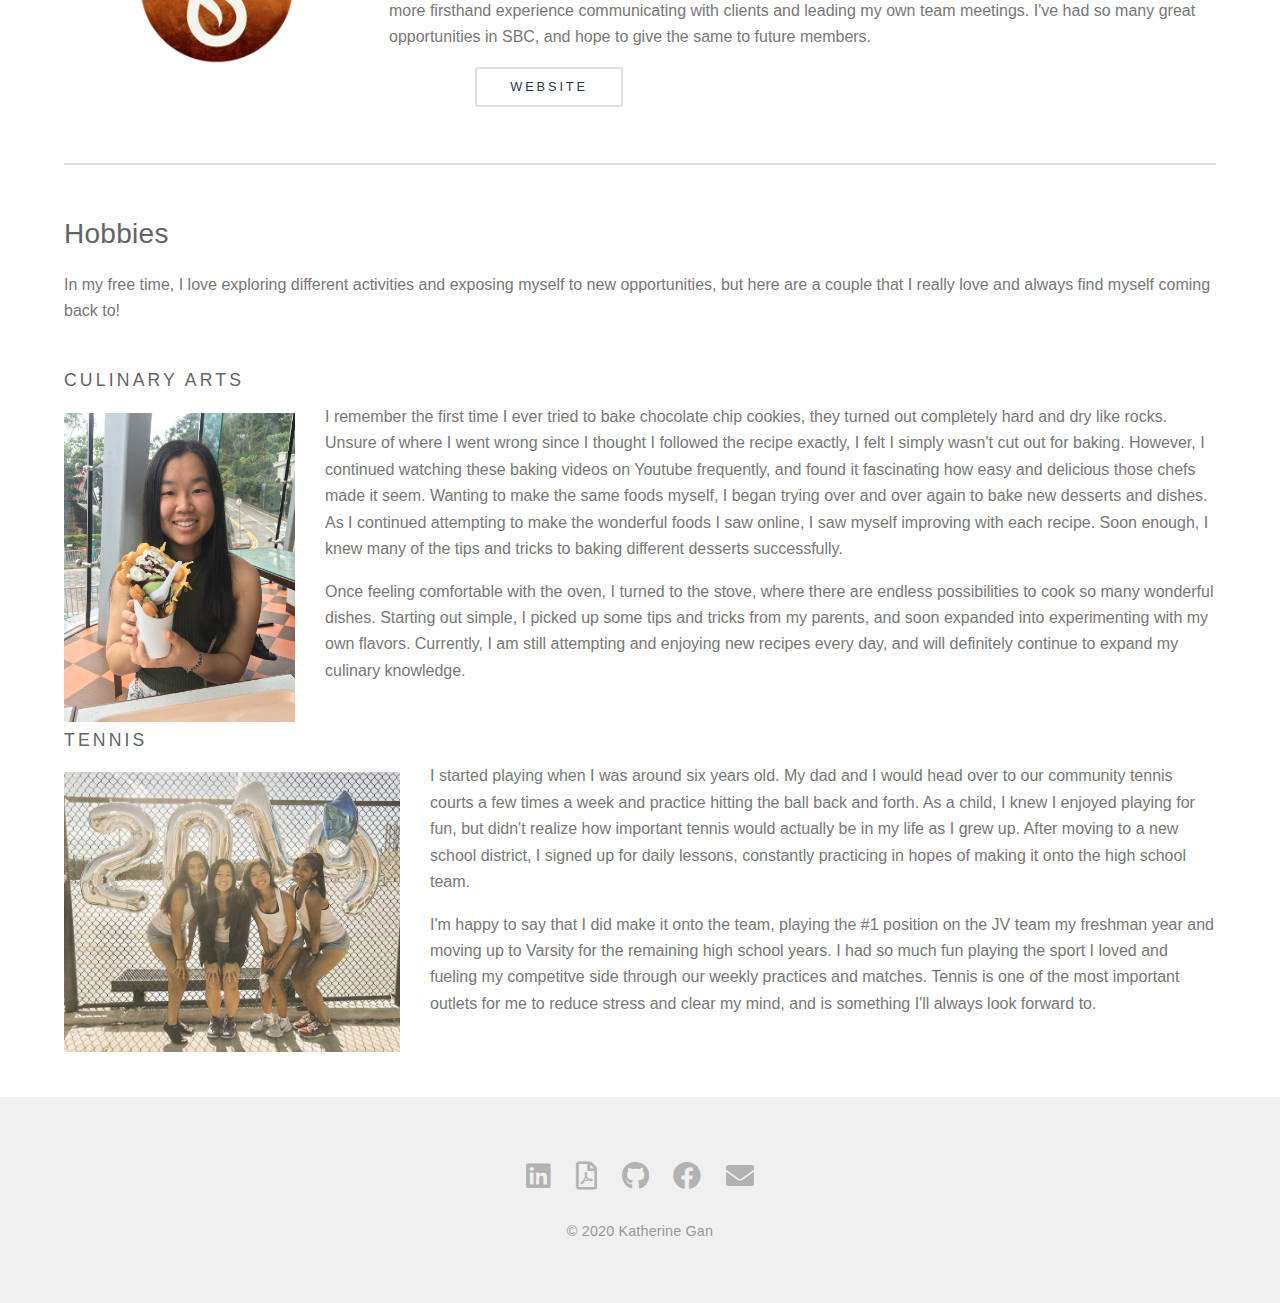
<file: about/about.html>
<!DOCTYPE HTML>
<!--
	Spectral by HTML5 UP
	html5up.net | @ajlkn
	Free for personal and commercial use under the CCA 3.0 license (html5up.net/license)
-->
<html>

<head>
	<title>Katherine Gan</title>
	<meta charset="utf-8" />
	<meta name="viewport" content="width=device-width, initial-scale=1, user-scalable=no" />
	<link rel="stylesheet" href="assets/css/main.css" />
	<noscript>
		<link rel="stylesheet" href="assets/css/noscript.css" /></noscript>
</head>

<body class="is-preload">

	<!-- Page Wrapper -->
	<div id="page-wrapper">

		<!-- Header -->
		<header id="header">
			<h1><a href="../index.html">Katherine Gan</a></h1>
			<nav id="nav">
				<ul>
					<li class="special">
						<a href="../index.html"><span>Home</span></a>
						<!--<div id="menu">
							<ul>
								<li><a href="index.html">Home</a></li>
								<li><a href="generic.html">Generic</a></li>
								<li><a href="elements.html">Elements</a></li>
								<li><a href="#">Sign Up</a></li>
								<li><a href="#">Log In</a></li>
							</ul>
						</div>-->
					</li>
				</ul>
			</nav>
		</header>

		<!-- Main -->
		<article id="main">
			<header>
				<h2>ABOUT ME</h2>
				<!--<p>Aliquam ut ex ut interdum donec amet imperdiet eleifend</p>-->
			</header>
			<section class="wrapper style5">
				<div class="inner">

					<h3>Who I Am</h3>
					<img src="images/professionalheadshot.png" alt="headshot" width="185" height="200"
						style="float:left; margin-right: 25px; border: solid black 1px; padding: 2px;" />
					<p> Born in Boston and grown up in the Bay Area,
						I am currently a rising sophomore at the University of California,
						Berkeley studying data science and economics.
						I am passionate about utilizing technology to develop creative
						solutions to business challenges. As I am constantly looking to gain more skills and grow as an
						individual, I'm always actively seeking and involving myself in new opportunities.
						Outside of academics, I am a huge foodie and love trying out
						unique new places to eat as well as experimenting with my own recipes.
						I also enjoy playing sports, going on walks, and exploring the areas
						around me. I'm very open to chatting about anything, and love having meaningful conversations
						with others!
					</p>
					</br>
					<p>
						Some more facts about me:
					</p>
					<ul style="padding-left: 50px">
						<li> I'm an ISFJ</li>
						<li> My favorite colors are #bdd8ff and #c6fffb</li>
						<li> I LOVE reality competiton shows, especially Survivor and The Amazing Race, and hope to
							compete on one someday!</li>
						<li> I have a habit of collecting things and find it super difficult to get rid of them
						</li>
						<li> I'm allergic to all nuts except for pistachios :(</li>
					</ul>

					<hr />

					<h3>Organizations</h3>

					<p>Here are a couple of organizations that have given me so many special memories, valuable skills,
						and opportunities to meet some amazing people. I am so grateful to be a part of them!</p>

					</br>
					<h4> <strong>PI SIGMA EPSILON</strong></h4>
					<img src="images/pselogo.png" alt="pselogo" width="300" height="180"
						style="float:left; margin-right: 28px; margin-top: 12px" />
					<p>PSE is UC Berkeley's professional business and marketing fraternity. We focus on professional
						development which takes form in a semester-long program which exposes members to the different
						fields within business through firsthand experience. As
						part of the Pi Class, I was able to learn and grow so much as an individual and really show
						myself how
						much I am truly capable of when I set my mind to something.
						There were so many instances where I was placed in a position that was extremely out of my
						comfort
						zone, yet I believe that these times were the ones that had the most impact in fueling my
						personal growth.
					</p>
					<ul class="actions">
						<li><a href="https://berkeleypse.org" class="button" style="margin-left:70px">Website</a></li>
					</ul>

					</br>
					<h4> <strong>SEED BASE CONSULTING</strong></h4>
					<img src="images/sbclogo.png" alt="sbclogo" width="180" height="180"
						style="float:left; margin-right: 80px; margin-left: 65px;" />
					<p> SBC is a student-run strategy consultancy that provides business solutions to
						companies of all growth stages. We offer a variety of services⁠, such as market research
						and growth strategy⁠, but much of what we do largely comes down to what our
						clients need. After joining as a strategy consultant in my first semester, I was able
						to gain so many valuable skills and this helped propel me into becoming a project manager for
						the following semester. Here, I got more firsthand experience communicating with clients and
						leading my own team meetings. I've had so many great opportunities in SBC, and hope to give the
						same to future members.
					</p>
					<ul class="actions">
						<li><a href="https://seedbaseconsulting.com" class="button" style="margin-left:70px">Website</a>
						</li>
					</ul>
					<hr />

					<h3>Hobbies</h3>
					<p>
						In my free time, I love exploring different activities and exposing myself to new opportunities,
						but here are a couple that I really love and always find myself coming back to!
					</p>
					</br>
					<h4> <strong>CULINARY ARTS</strong></h4>
					<img src="images/food.png" alt=food width="231" height="309"
						style="float:left; margin-right: 30px; margin-left:0px; margin-top:9px;" />
					<p>I remember the first time I ever tried to bake chocolate chip cookies, they turned out completely
						hard and dry like rocks. Unsure of where I went wrong since I thought I followed the recipe
						exactly, I
						felt I simply wasn't cut out for baking. However, I continued watching these baking videos
						on
						Youtube frequently, and found it fascinating how easy and delicious those chefs made
						it seem. Wanting to make the same foods myself, I began trying over and over
						again to bake new desserts and dishes. As I continued attempting to make the wonderful foods I
						saw online, I saw myself improving with each recipe. Soon enough, I knew many of the tips and
						tricks to baking different desserts successfully.</p>
					<p>Once feeling comfortable with the oven, I turned to the stove, where there are endless
						possibilities to cook so many wonderful dishes. Starting out simple, I picked up some tips
						and tricks from my parents, and soon expanded into experimenting with my own flavors. Currently,
						I am still attempting and enjoying new recipes every day, and will definitely continue to expand
						my culinary knowledge.
					</p>
					</br>
					<h4> <strong>TENNIS</strong></h4>
					<img src="images/tennis.jpg" alt="tennis" width="336" height="280"
						style="float:left; margin-right: 30px; margin-top:9px; margin-bottom: 25px" />
					<p>I started playing when I was around six years old. My dad and I would head over to our
						community tennis courts a few times a week and practice hitting the ball back and forth.
						As a child, I knew I enjoyed playing for fun, but didn't realize how important tennis would
						actually be in my life as I grew up. After moving to a new school district, I signed up for
						daily lessons, constantly practicing in hopes of making it onto the high school team.</p>
					<p>
						I'm happy to say that I did make it onto the team, playing the #1 position on the JV team my
						freshman year and moving up to Varsity for the remaining high school years. I had so much fun
						playing the sport I loved and fueling my competitve side through our weekly practices and
						matches. Tennis is one of the most important outlets for me to reduce stress and clear
						my mind, and is something I'll always look forward to.</p>

				</div>
			</section>
		</article>

		<!-- Footer -->
		<footer id="footer">
			<ul class="icons">
				<li><a href="https://www.linkedin.com/in/katherine-gan/" class="icon brands fa-linkedin"><span
							class="label">LinkedIn</span></a></li>
				<li><a href="Resume.pdf" class="icon fa-file-pdf"><span class="label">Resume</span></a></li>
				<li><a href="https://github.com/katherinegan" class="icon brands fa-github"><span
							class="label">Github</span></a></li>
				<li><a href="https://www.facebook.com/katherine.gan.71" class="icon brands fa-facebook"><span
							class="label">Facebook</span></a></li>
				<li><a href="mailto:katherine.gan@berkeley.edu" class="icon solid fa-envelope"><span
							class="label">Email</span></a></li>
			</ul>
			<ul class="copyright">
				<li>&copy; 2020 Katherine Gan</li>
			</ul>
		</footer>

	</div>

	<!-- Scripts -->
	<script src="assets/js/jquery.min.js"></script>
	<script src="assets/js/jquery.scrollex.min.js"></script>
	<script src="assets/js/jquery.scrolly.min.js"></script>
	<script src="assets/js/browser.min.js"></script>
	<script src="assets/js/breakpoints.min.js"></script>
	<script src="assets/js/util.js"></script>
	<script src="assets/js/main.js"></script>

</body>

</html>
</file>
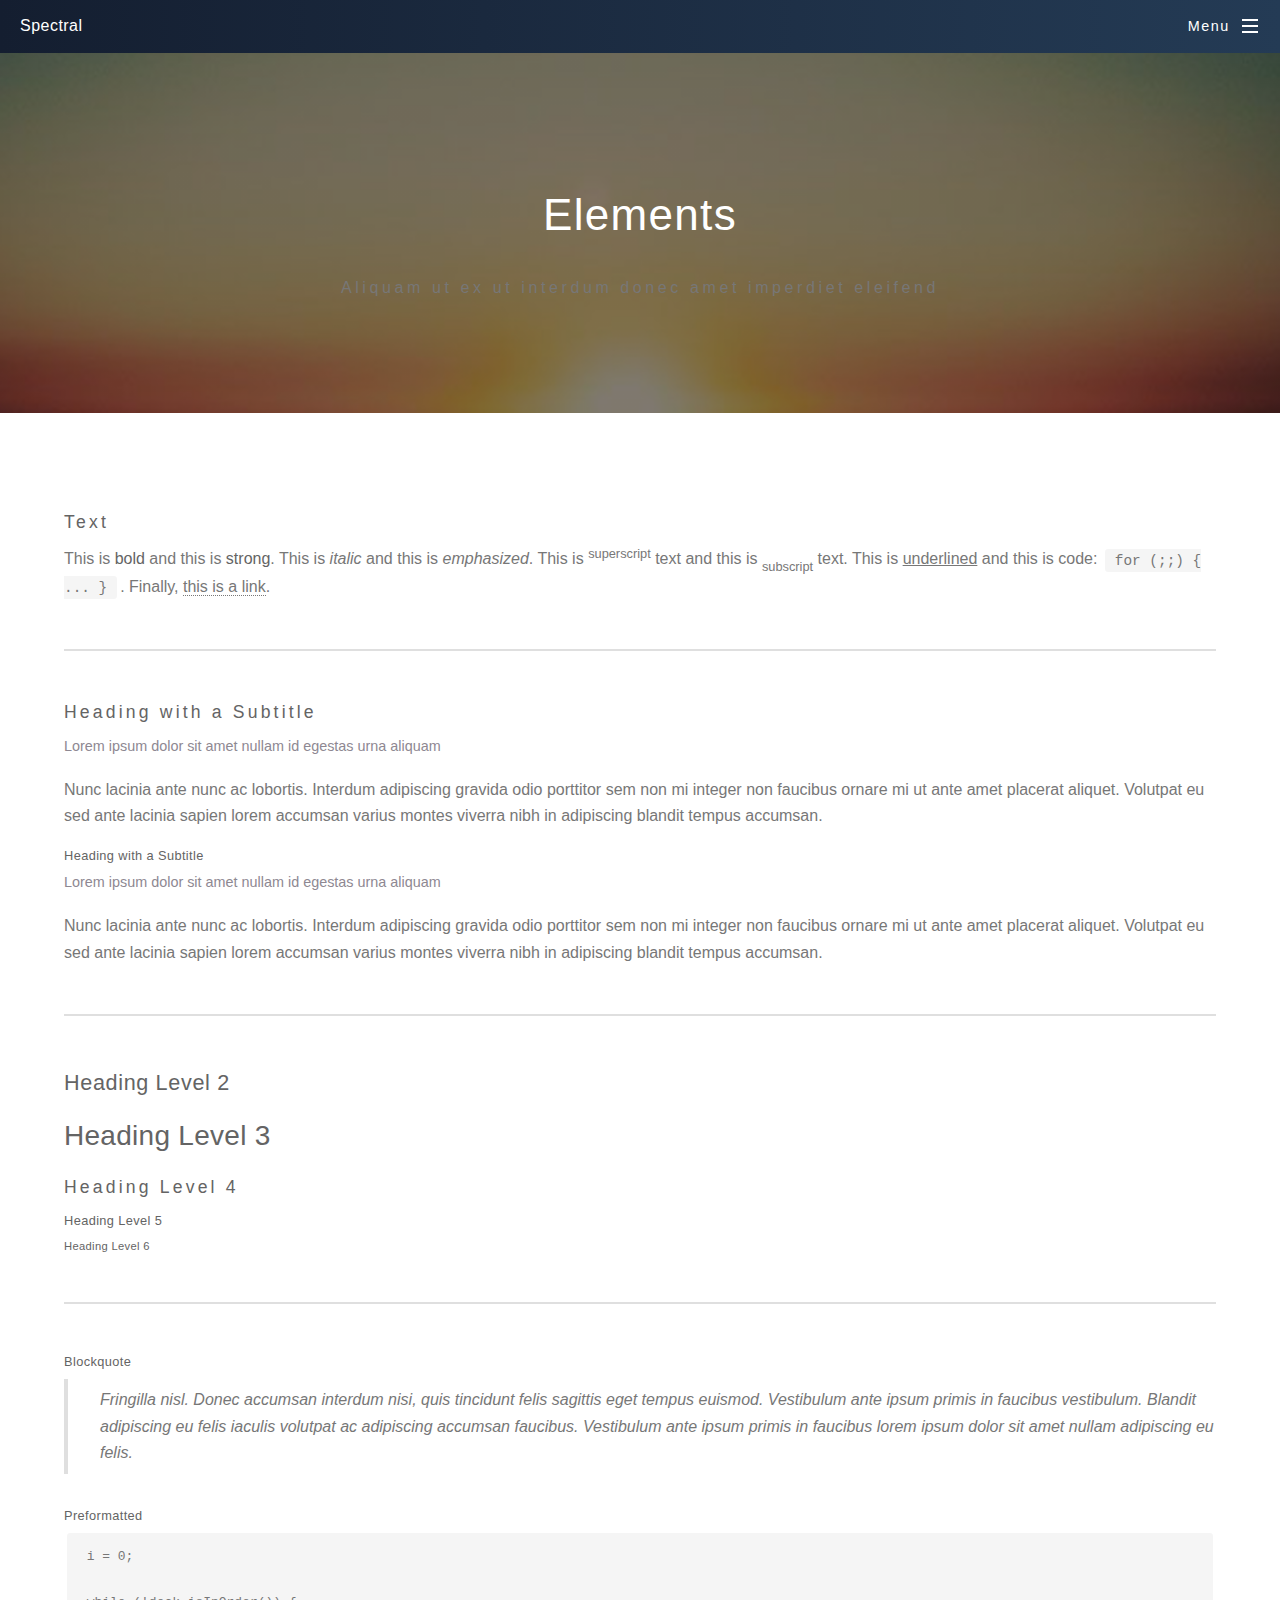
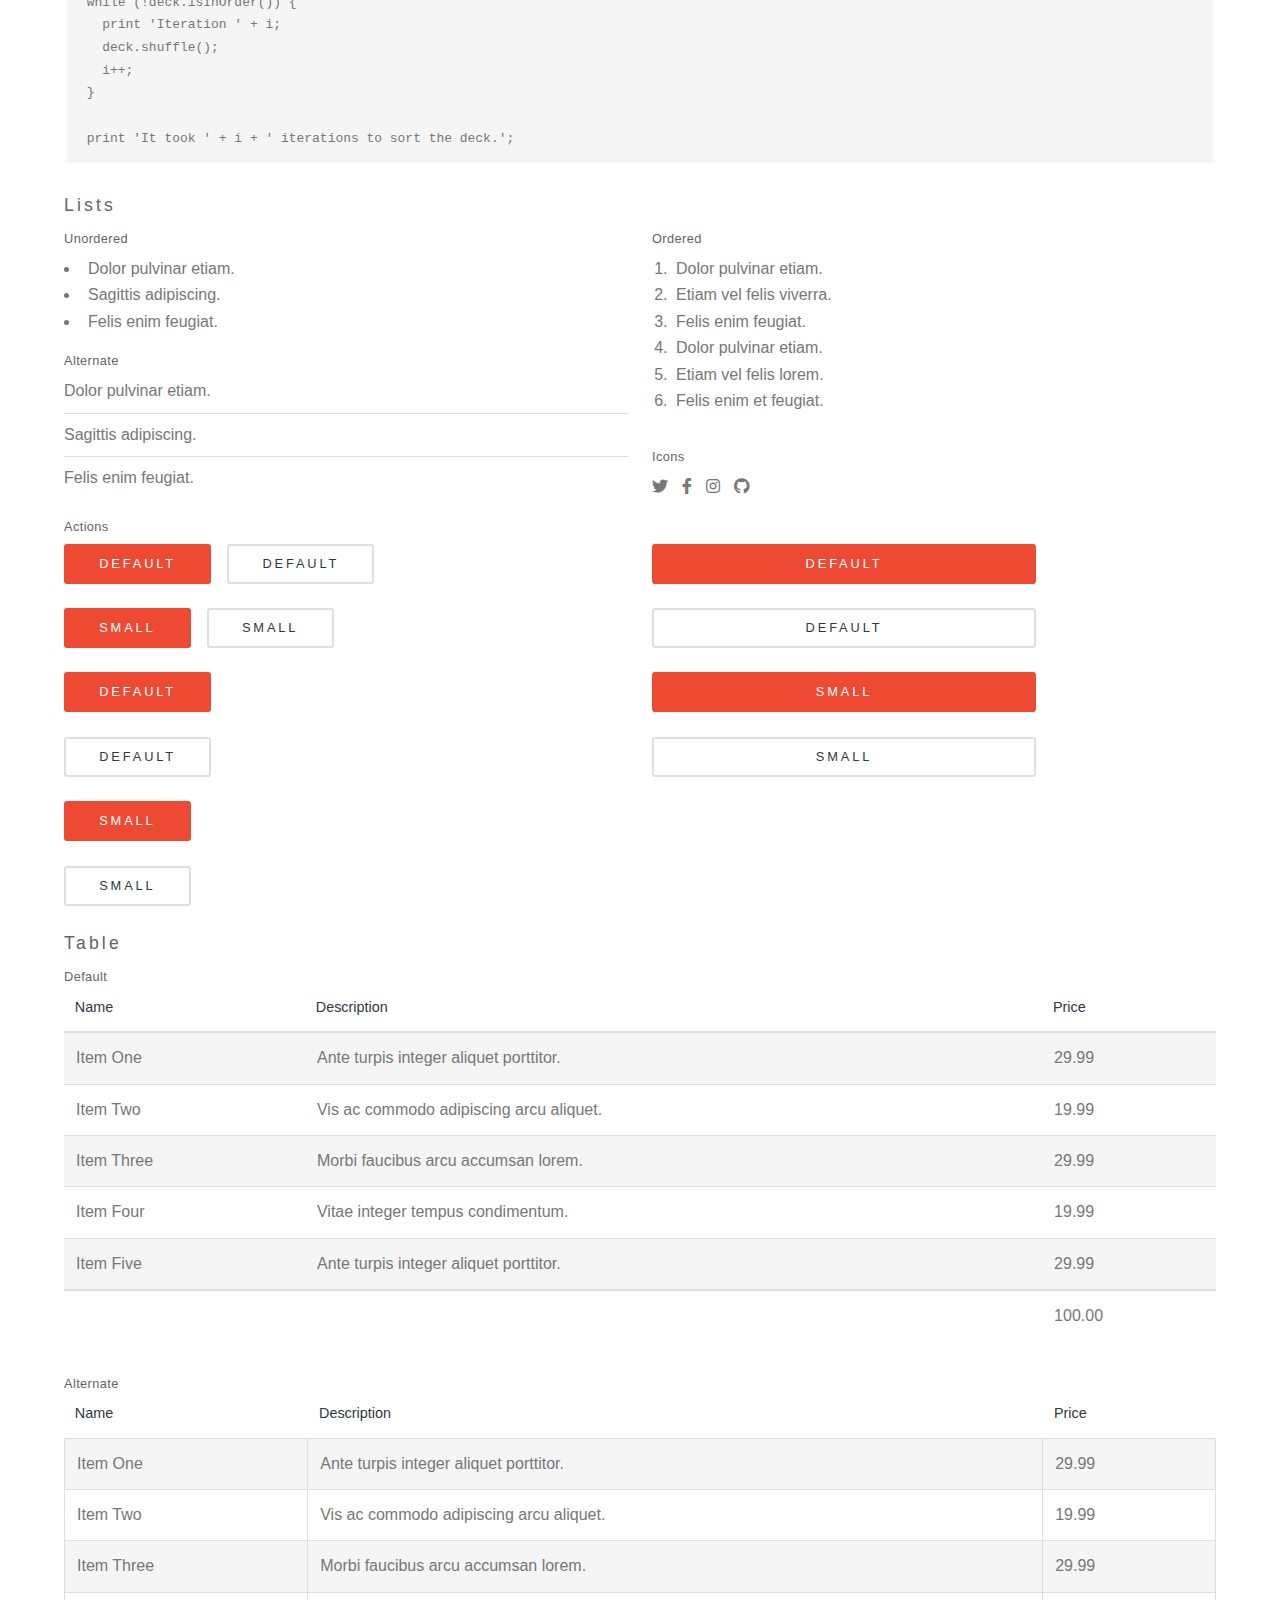
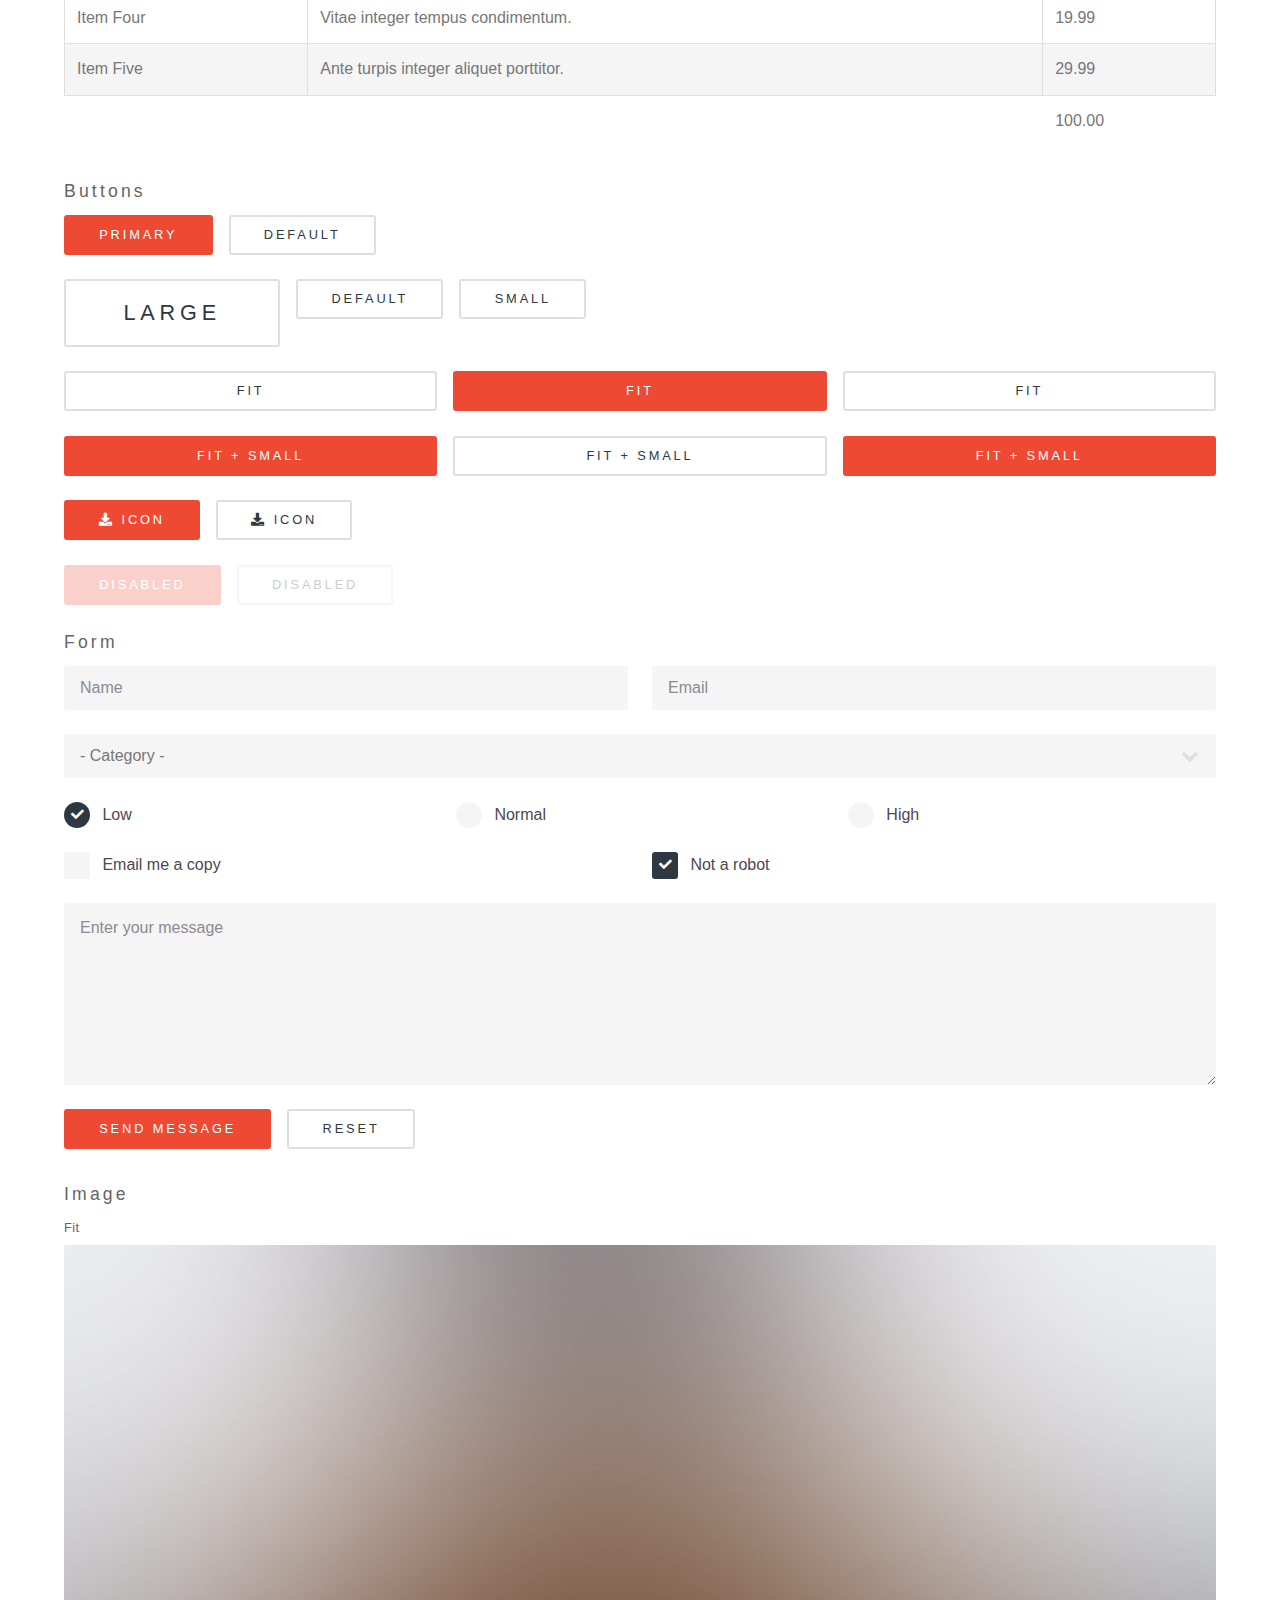
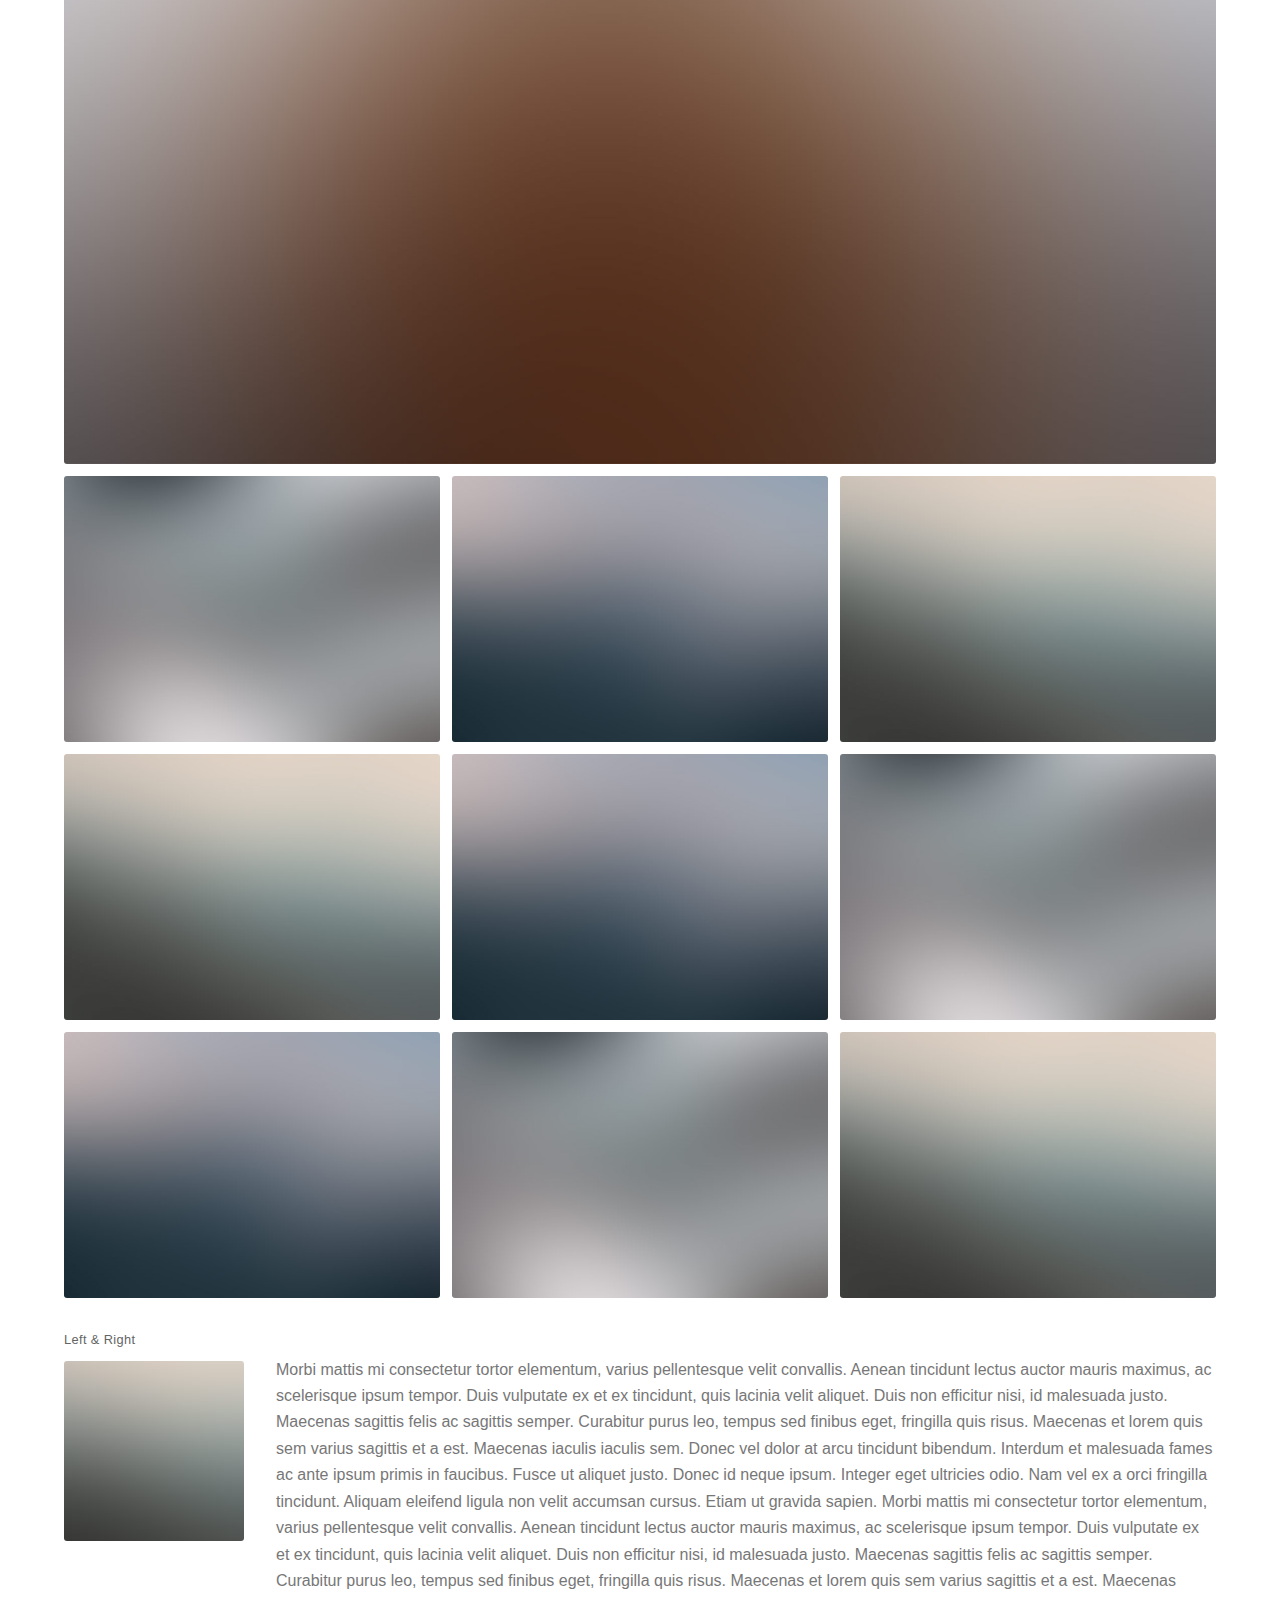
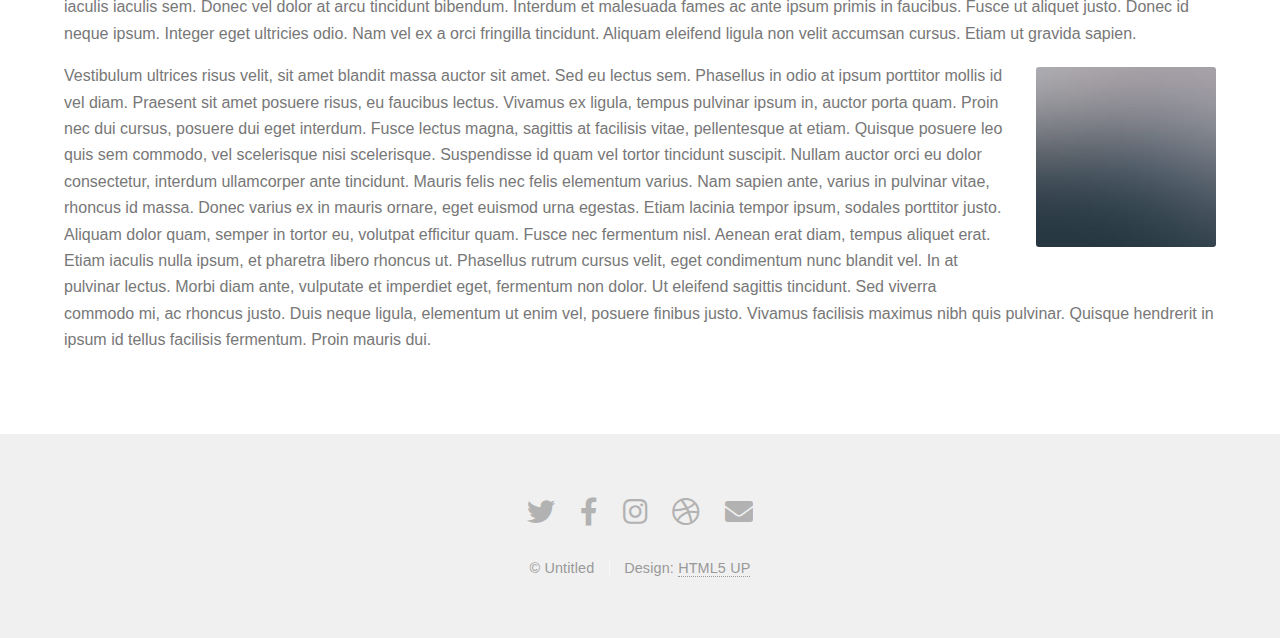
<file: about/elements.html>
<!DOCTYPE HTML>
<!--
	Spectral by HTML5 UP
	html5up.net | @ajlkn
	Free for personal and commercial use under the CCA 3.0 license (html5up.net/license)
-->
<html>
	<head>
		<title>Elements - Spectral by HTML5 UP</title>
		<meta charset="utf-8" />
		<meta name="viewport" content="width=device-width, initial-scale=1, user-scalable=no" />
		<link rel="stylesheet" href="assets/css/main.css" />
		<noscript><link rel="stylesheet" href="assets/css/noscript.css" /></noscript>
	</head>
	<body class="is-preload">

		<!-- Page Wrapper -->
			<div id="page-wrapper">

				<!-- Header -->
					<header id="header">
						<h1><a href="index.html">Spectral</a></h1>
						<nav id="nav">
							<ul>
								<li class="special">
									<a href="#menu" class="menuToggle"><span>Menu</span></a>
									<div id="menu">
										<ul>
											<li><a href="index.html">Home</a></li>
											<li><a href="generic.html">Generic</a></li>
											<li><a href="elements.html">Elements</a></li>
											<li><a href="#">Sign Up</a></li>
											<li><a href="#">Log In</a></li>
										</ul>
									</div>
								</li>
							</ul>
						</nav>
					</header>

				<!-- Main -->
					<article id="main">
						<header>
							<h2>Elements</h2>
							<p>Aliquam ut ex ut interdum donec amet imperdiet eleifend</p>
						</header>
						<section class="wrapper style5">
							<div class="inner">

								<section>
									<h4>Text</h4>
									<p>This is <b>bold</b> and this is <strong>strong</strong>. This is <i>italic</i> and this is <em>emphasized</em>.
									This is <sup>superscript</sup> text and this is <sub>subscript</sub> text.
									This is <u>underlined</u> and this is code: <code>for (;;) { ... }</code>. Finally, <a href="#">this is a link</a>.</p>
									<hr />
									<header>
										<h4>Heading with a Subtitle</h4>
										<p>Lorem ipsum dolor sit amet nullam id egestas urna aliquam</p>
									</header>
									<p>Nunc lacinia ante nunc ac lobortis. Interdum adipiscing gravida odio porttitor sem non mi integer non faucibus ornare mi ut ante amet placerat aliquet. Volutpat eu sed ante lacinia sapien lorem accumsan varius montes viverra nibh in adipiscing blandit tempus accumsan.</p>
									<header>
										<h5>Heading with a Subtitle</h5>
										<p>Lorem ipsum dolor sit amet nullam id egestas urna aliquam</p>
									</header>
									<p>Nunc lacinia ante nunc ac lobortis. Interdum adipiscing gravida odio porttitor sem non mi integer non faucibus ornare mi ut ante amet placerat aliquet. Volutpat eu sed ante lacinia sapien lorem accumsan varius montes viverra nibh in adipiscing blandit tempus accumsan.</p>
									<hr />
									<h2>Heading Level 2</h2>
									<h3>Heading Level 3</h3>
									<h4>Heading Level 4</h4>
									<h5>Heading Level 5</h5>
									<h6>Heading Level 6</h6>
									<hr />
									<h5>Blockquote</h5>
									<blockquote>Fringilla nisl. Donec accumsan interdum nisi, quis tincidunt felis sagittis eget tempus euismod. Vestibulum ante ipsum primis in faucibus vestibulum. Blandit adipiscing eu felis iaculis volutpat ac adipiscing accumsan faucibus. Vestibulum ante ipsum primis in faucibus lorem ipsum dolor sit amet nullam adipiscing eu felis.</blockquote>
									<h5>Preformatted</h5>
									<pre><code>i = 0;

while (!deck.isInOrder()) {
  print 'Iteration ' + i;
  deck.shuffle();
  i++;
}

print 'It took ' + i + ' iterations to sort the deck.';</code></pre>
								</section>

								<section>
									<h4>Lists</h4>
									<div class="row">
										<div class="col-6 col-12-medium">
											<h5>Unordered</h5>
											<ul>
												<li>Dolor pulvinar etiam.</li>
												<li>Sagittis adipiscing.</li>
												<li>Felis enim feugiat.</li>
											</ul>
											<h5>Alternate</h5>
											<ul class="alt">
												<li>Dolor pulvinar etiam.</li>
												<li>Sagittis adipiscing.</li>
												<li>Felis enim feugiat.</li>
											</ul>
										</div>
										<div class="col-6 col-12-medium">
											<h5>Ordered</h5>
											<ol>
												<li>Dolor pulvinar etiam.</li>
												<li>Etiam vel felis viverra.</li>
												<li>Felis enim feugiat.</li>
												<li>Dolor pulvinar etiam.</li>
												<li>Etiam vel felis lorem.</li>
												<li>Felis enim et feugiat.</li>
											</ol>
											<h5>Icons</h5>
											<ul class="icons">
												<li><a href="#" class="icon brands fa-twitter"><span class="label">Twitter</span></a></li>
												<li><a href="#" class="icon brands fa-facebook-f"><span class="label">Facebook</span></a></li>
												<li><a href="#" class="icon brands fa-instagram"><span class="label">Instagram</span></a></li>
												<li><a href="#" class="icon brands fa-github"><span class="label">Github</span></a></li>
											</ul>
										</div>
									</div>
									<h5>Actions</h5>
									<div class="row">
										<div class="col-6 col-12-medium">
											<ul class="actions">
												<li><a href="#" class="button primary">Default</a></li>
												<li><a href="#" class="button">Default</a></li>
											</ul>
											<ul class="actions small">
												<li><a href="#" class="button primary small">Small</a></li>
												<li><a href="#" class="button small">Small</a></li>
											</ul>
											<ul class="actions stacked">
												<li><a href="#" class="button primary">Default</a></li>
												<li><a href="#" class="button">Default</a></li>
											</ul>
											<ul class="actions stacked">
												<li><a href="#" class="button primary small">Small</a></li>
												<li><a href="#" class="button small">Small</a></li>
											</ul>
										</div>
										<div class="col-6 col-12-medium">
											<ul class="actions stacked">
												<li><a href="#" class="button primary fit">Default</a></li>
												<li><a href="#" class="button fit">Default</a></li>
											</ul>
											<ul class="actions stacked">
												<li><a href="#" class="button primary small fit">Small</a></li>
												<li><a href="#" class="button small fit">Small</a></li>
											</ul>
										</div>
									</div>
								</section>

								<section>
									<h4>Table</h4>
									<h5>Default</h5>
									<div class="table-wrapper">
										<table>
											<thead>
												<tr>
													<th>Name</th>
													<th>Description</th>
													<th>Price</th>
												</tr>
											</thead>
											<tbody>
												<tr>
													<td>Item One</td>
													<td>Ante turpis integer aliquet porttitor.</td>
													<td>29.99</td>
												</tr>
												<tr>
													<td>Item Two</td>
													<td>Vis ac commodo adipiscing arcu aliquet.</td>
													<td>19.99</td>
												</tr>
												<tr>
													<td>Item Three</td>
													<td> Morbi faucibus arcu accumsan lorem.</td>
													<td>29.99</td>
												</tr>
												<tr>
													<td>Item Four</td>
													<td>Vitae integer tempus condimentum.</td>
													<td>19.99</td>
												</tr>
												<tr>
													<td>Item Five</td>
													<td>Ante turpis integer aliquet porttitor.</td>
													<td>29.99</td>
												</tr>
											</tbody>
											<tfoot>
												<tr>
													<td colspan="2"></td>
													<td>100.00</td>
												</tr>
											</tfoot>
										</table>
									</div>

									<h5>Alternate</h5>
									<div class="table-wrapper">
										<table class="alt">
											<thead>
												<tr>
													<th>Name</th>
													<th>Description</th>
													<th>Price</th>
												</tr>
											</thead>
											<tbody>
												<tr>
													<td>Item One</td>
													<td>Ante turpis integer aliquet porttitor.</td>
													<td>29.99</td>
												</tr>
												<tr>
													<td>Item Two</td>
													<td>Vis ac commodo adipiscing arcu aliquet.</td>
													<td>19.99</td>
												</tr>
												<tr>
													<td>Item Three</td>
													<td> Morbi faucibus arcu accumsan lorem.</td>
													<td>29.99</td>
												</tr>
												<tr>
													<td>Item Four</td>
													<td>Vitae integer tempus condimentum.</td>
													<td>19.99</td>
												</tr>
												<tr>
													<td>Item Five</td>
													<td>Ante turpis integer aliquet porttitor.</td>
													<td>29.99</td>
												</tr>
											</tbody>
											<tfoot>
												<tr>
													<td colspan="2"></td>
													<td>100.00</td>
												</tr>
											</tfoot>
										</table>
									</div>
								</section>

								<section>
									<h4>Buttons</h4>
									<ul class="actions">
										<li><a href="#" class="button primary">Primary</a></li>
										<li><a href="#" class="button">Default</a></li>
									</ul>
									<ul class="actions">
										<li><a href="#" class="button large">Large</a></li>
										<li><a href="#" class="button">Default</a></li>
										<li><a href="#" class="button small">Small</a></li>
									</ul>
									<ul class="actions fit">
										<li><a href="#" class="button fit">Fit</a></li>
										<li><a href="#" class="button primary fit">Fit</a></li>
										<li><a href="#" class="button fit">Fit</a></li>
									</ul>
									<ul class="actions fit small">
										<li><a href="#" class="button primary fit small">Fit + Small</a></li>
										<li><a href="#" class="button fit small">Fit + Small</a></li>
										<li><a href="#" class="button primary fit small">Fit + Small</a></li>
									</ul>
									<ul class="actions">
										<li><a href="#" class="button primary icon solid fa-download">Icon</a></li>
										<li><a href="#" class="button icon solid fa-download">Icon</a></li>
									</ul>
									<ul class="actions">
										<li><span class="button primary disabled">Disabled</span></li>
										<li><span class="button disabled">Disabled</span></li>
									</ul>
								</section>

								<section>
									<h4>Form</h4>
									<form method="post" action="#">
										<div class="row gtr-uniform">
											<div class="col-6 col-12-xsmall">
												<input type="text" name="demo-name" id="demo-name" value="" placeholder="Name" />
											</div>
											<div class="col-6 col-12-xsmall">
												<input type="email" name="demo-email" id="demo-email" value="" placeholder="Email" />
											</div>
											<div class="col-12">
												<select name="demo-category" id="demo-category">
													<option value="">- Category -</option>
													<option value="1">Manufacturing</option>
													<option value="1">Shipping</option>
													<option value="1">Administration</option>
													<option value="1">Human Resources</option>
												</select>
											</div>
											<div class="col-4 col-12-small">
												<input type="radio" id="demo-priority-low" name="demo-priority" checked>
												<label for="demo-priority-low">Low</label>
											</div>
											<div class="col-4 col-12-small">
												<input type="radio" id="demo-priority-normal" name="demo-priority">
												<label for="demo-priority-normal">Normal</label>
											</div>
											<div class="col-4 col-12-small">
												<input type="radio" id="demo-priority-high" name="demo-priority">
												<label for="demo-priority-high">High</label>
											</div>
											<div class="col-6 col-12-small">
												<input type="checkbox" id="demo-copy" name="demo-copy">
												<label for="demo-copy">Email me a copy</label>
											</div>
											<div class="col-6 col-12-small">
												<input type="checkbox" id="demo-human" name="demo-human" checked>
												<label for="demo-human">Not a robot</label>
											</div>
											<div class="col-12">
												<textarea name="demo-message" id="demo-message" placeholder="Enter your message" rows="6"></textarea>
											</div>
											<div class="col-12">
												<ul class="actions">
													<li><input type="submit" value="Send Message" class="primary" /></li>
													<li><input type="reset" value="Reset" /></li>
												</ul>
											</div>
										</div>
									</form>
								</section>

								<section>
									<h4>Image</h4>
									<h5>Fit</h5>
									<div class="box alt">
										<div class="row gtr-50 gtr-uniform">
											<div class="col-12"><span class="image fit"><img src="images/banner.jpg" alt="" /></span></div>
											<div class="col-4"><span class="image fit"><img src="images/pic01.jpg" alt="" /></span></div>
											<div class="col-4"><span class="image fit"><img src="images/pic02.jpg" alt="" /></span></div>
											<div class="col-4"><span class="image fit"><img src="images/pic03.jpg" alt="" /></span></div>
											<div class="col-4"><span class="image fit"><img src="images/pic03.jpg" alt="" /></span></div>
											<div class="col-4"><span class="image fit"><img src="images/pic02.jpg" alt="" /></span></div>
											<div class="col-4"><span class="image fit"><img src="images/pic01.jpg" alt="" /></span></div>
											<div class="col-4"><span class="image fit"><img src="images/pic02.jpg" alt="" /></span></div>
											<div class="col-4"><span class="image fit"><img src="images/pic01.jpg" alt="" /></span></div>
											<div class="col-4"><span class="image fit"><img src="images/pic03.jpg" alt="" /></span></div>
										</div>
									</div>
									<h5>Left &amp; Right</h5>
									<p><span class="image left"><img src="images/pic04.jpg" alt="" /></span>Morbi mattis mi consectetur tortor elementum, varius pellentesque velit convallis. Aenean tincidunt lectus auctor mauris maximus, ac scelerisque ipsum tempor. Duis vulputate ex et ex tincidunt, quis lacinia velit aliquet. Duis non efficitur nisi, id malesuada justo. Maecenas sagittis felis ac sagittis semper. Curabitur purus leo, tempus sed finibus eget, fringilla quis risus. Maecenas et lorem quis sem varius sagittis et a est. Maecenas iaculis iaculis sem. Donec vel dolor at arcu tincidunt bibendum. Interdum et malesuada fames ac ante ipsum primis in faucibus. Fusce ut aliquet justo. Donec id neque ipsum. Integer eget ultricies odio. Nam vel ex a orci fringilla tincidunt. Aliquam eleifend ligula non velit accumsan cursus. Etiam ut gravida sapien. Morbi mattis mi consectetur tortor elementum, varius pellentesque velit convallis. Aenean tincidunt lectus auctor mauris maximus, ac scelerisque ipsum tempor. Duis vulputate ex et ex tincidunt, quis lacinia velit aliquet. Duis non efficitur nisi, id malesuada justo. Maecenas sagittis felis ac sagittis semper. Curabitur purus leo, tempus sed finibus eget, fringilla quis risus. Maecenas et lorem quis sem varius sagittis et a est. Maecenas iaculis iaculis sem. Donec vel dolor at arcu tincidunt bibendum. Interdum et malesuada fames ac ante ipsum primis in faucibus. Fusce ut aliquet justo. Donec id neque ipsum. Integer eget ultricies odio. Nam vel ex a orci fringilla tincidunt. Aliquam eleifend ligula non velit accumsan cursus. Etiam ut gravida sapien.</p>
									<p><span class="image right"><img src="images/pic05.jpg" alt="" /></span>Vestibulum ultrices risus velit, sit amet blandit massa auctor sit amet. Sed eu lectus sem. Phasellus in odio at ipsum porttitor mollis id vel diam. Praesent sit amet posuere risus, eu faucibus lectus. Vivamus ex ligula, tempus pulvinar ipsum in, auctor porta quam. Proin nec dui cursus, posuere dui eget interdum. Fusce lectus magna, sagittis at facilisis vitae, pellentesque at etiam. Quisque posuere leo quis sem commodo, vel scelerisque nisi scelerisque. Suspendisse id quam vel tortor tincidunt suscipit. Nullam auctor orci eu dolor consectetur, interdum ullamcorper ante tincidunt. Mauris felis nec felis elementum varius. Nam sapien ante, varius in pulvinar vitae, rhoncus id massa. Donec varius ex in mauris ornare, eget euismod urna egestas. Etiam lacinia tempor ipsum, sodales porttitor justo. Aliquam dolor quam, semper in tortor eu, volutpat efficitur quam. Fusce nec fermentum nisl. Aenean erat diam, tempus aliquet erat. Etiam iaculis nulla ipsum, et pharetra libero rhoncus ut. Phasellus rutrum cursus velit, eget condimentum nunc blandit vel. In at pulvinar lectus. Morbi diam ante, vulputate et imperdiet eget, fermentum non dolor. Ut eleifend sagittis tincidunt. Sed viverra commodo mi, ac rhoncus justo. Duis neque ligula, elementum ut enim vel, posuere finibus justo. Vivamus facilisis maximus nibh quis pulvinar. Quisque hendrerit in ipsum id tellus facilisis fermentum. Proin mauris dui.</p>
								</section>

							</div>
						</section>
					</article>

				<!-- Footer -->
					<footer id="footer">
						<ul class="icons">
							<li><a href="#" class="icon brands fa-twitter"><span class="label">Twitter</span></a></li>
							<li><a href="#" class="icon brands fa-facebook-f"><span class="label">Facebook</span></a></li>
							<li><a href="#" class="icon brands fa-instagram"><span class="label">Instagram</span></a></li>
							<li><a href="#" class="icon brands fa-dribbble"><span class="label">Dribbble</span></a></li>
							<li><a href="#" class="icon solid fa-envelope"><span class="label">Email</span></a></li>
						</ul>
						<ul class="copyright">
							<li>&copy; Untitled</li><li>Design: <a href="http://html5up.net">HTML5 UP</a></li>
						</ul>
					</footer>

			</div>

		<!-- Scripts -->
			<script src="assets/js/jquery.min.js"></script>
			<script src="assets/js/jquery.scrollex.min.js"></script>
			<script src="assets/js/jquery.scrolly.min.js"></script>
			<script src="assets/js/browser.min.js"></script>
			<script src="assets/js/breakpoints.min.js"></script>
			<script src="assets/js/util.js"></script>
			<script src="assets/js/main.js"></script>

	</body>
</html>
</file>
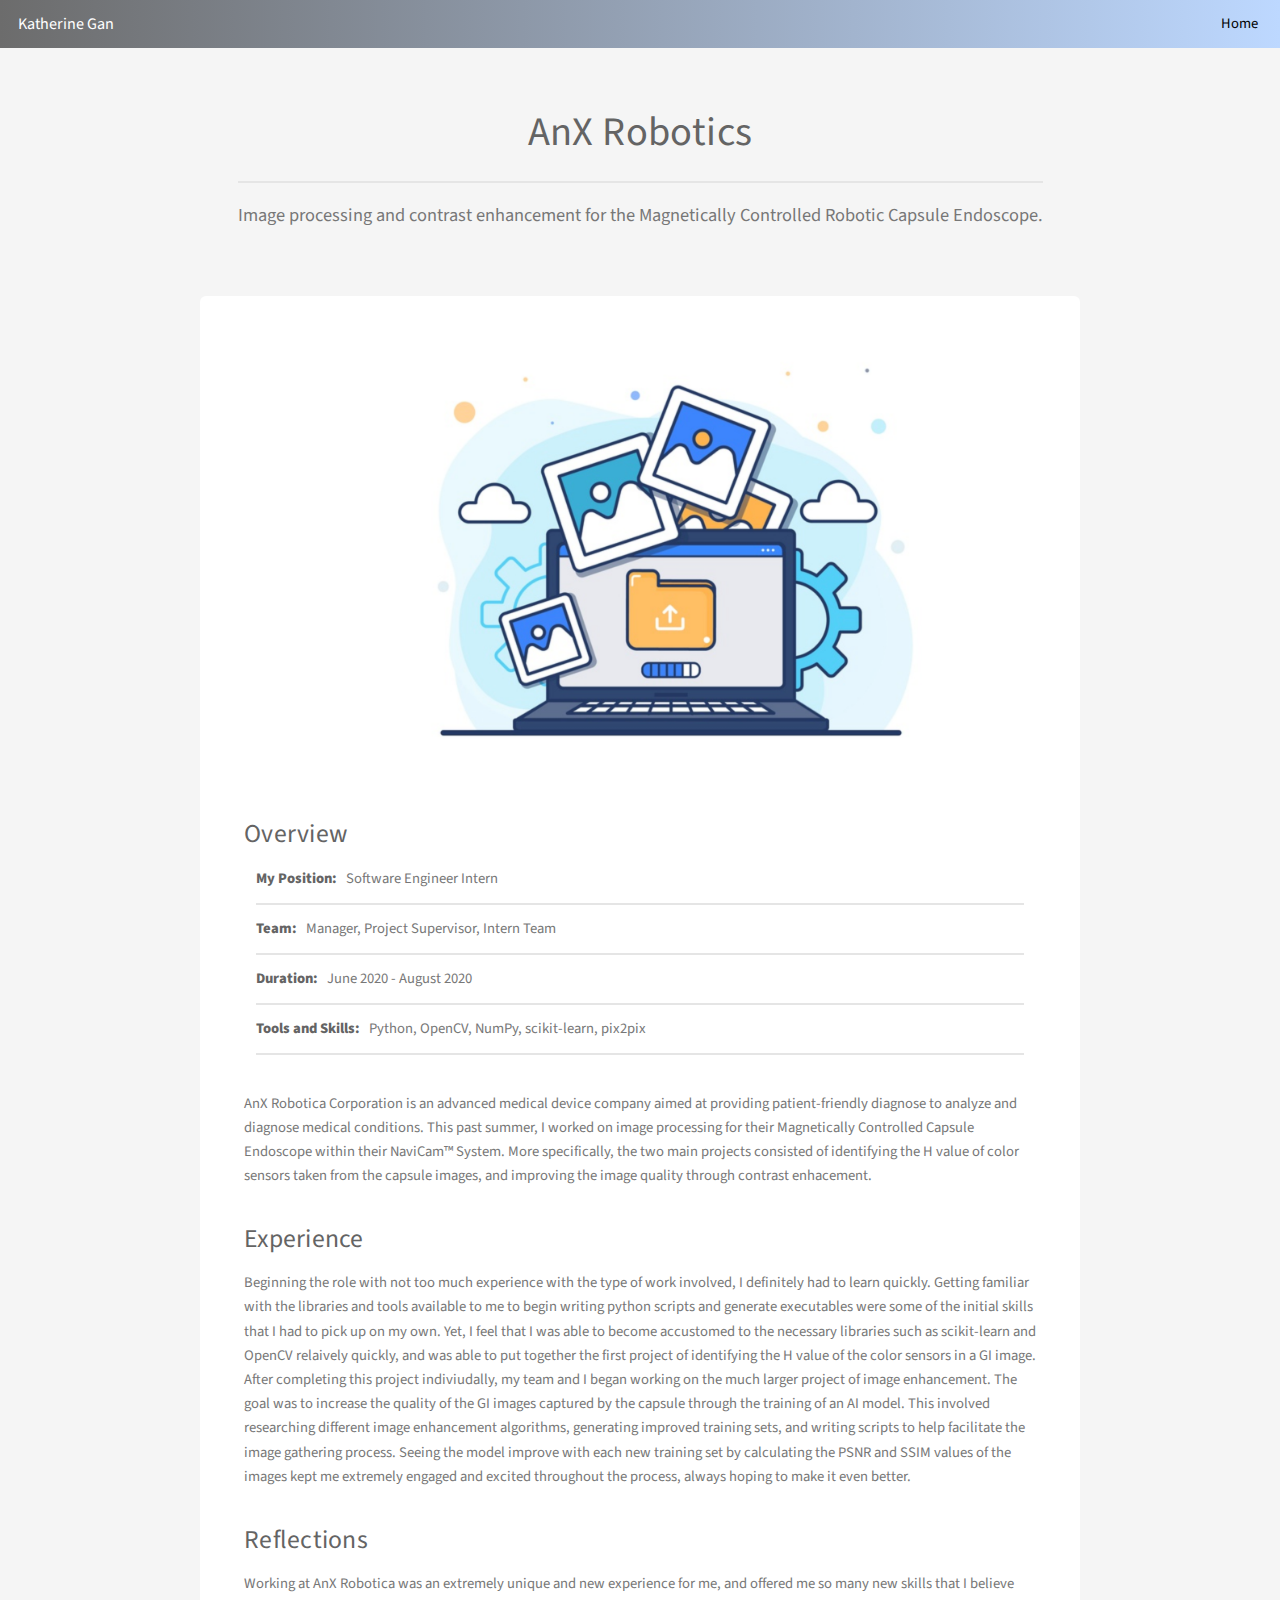
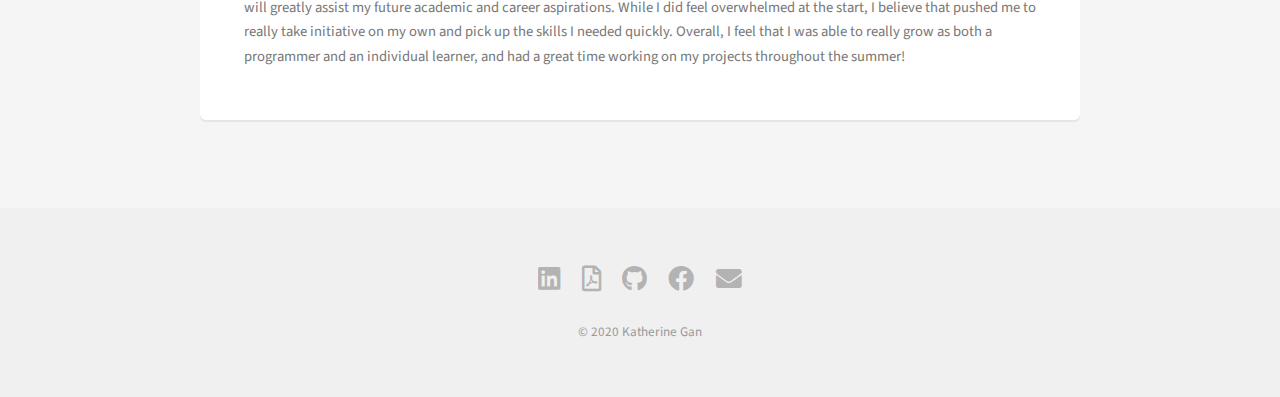
<file: experience/anx.html>
<!DOCTYPE HTML>
<!--
	Alpha by HTML5 UP
	html5up.net | @ajlkn
	Free for personal and commercial use under the CCA 3.0 license (html5up.net/license)
-->
<html>

<head>
    <title>Katherine Gan</title>
    <meta charset="utf-8" />
    <meta name="viewport" content="width=device-width, initial-scale=1, user-scalable=no" />
    <link rel="stylesheet" href="assets/css/main.css" />
</head>

<body class="is-preload">
    <div id="page-wrapper">

        <!-- Header -->
        <header id="header">
            <h1><a href="../index.html">Katherine Gan</a></h1>
            <nav id="nav">
                <ul>
                    <li><a href="../index.html">Home</a></li>
                    <!--<li>
						<a href="#" class="icon solid fa-angle-down">Layouts</a>
						<ul>
							<li><a href="generic.html">Generic</a></li>
							<li><a href="contact.html">Contact</a></li>
							<li><a href="elements.html">Elements</a></li>
							<li>
								<a href="#">Submenu</a>
								<ul>
									<li><a href="#">Option One</a></li>
									<li><a href="#">Option Two</a></li>
									<li><a href="#">Option Three</a></li>
									<li><a href="#">Option Four</a></li>
								</ul>
							</li>
						</ul>
					</li>
					<li><a href="#" class="button">Sign Up</a></li>-->
                </ul>
            </nav>
        </header>

        <!-- Main -->
        <section id="main" class="container">
            <header>
                <h2>AnX Robotics</h2>
                <p>Image processing and contrast enhancement for the Magnetically Controlled Robotic Capsule
                    Endoscope.</p>
            </header>
            <div class="box">
                <span class="image featured"><img src="images/images.png" alt="Capsule" /></span>
                </br>
                <h3>Overview</h3>
                <p><strong>&nbsp &nbsp My Position:</strong> &nbsp Software Engineer Intern
                </p>
                <hr class="myhrline">
                <p><strong>&nbsp &nbsp Team: &nbsp</strong> Manager, Project Supervisor, Intern Team</p>
                <hr class="myhrline">
                <p><strong>&nbsp &nbsp Duration: &nbsp</strong> June 2020 - August 2020</p>
                <hr class="myhrline">
                <p><strong>&nbsp &nbsp Tools and Skills: &nbsp</strong> Python, OpenCV, NumPy, scikit-learn, pix2pix
                </p>
                <hr class="myhrline">
                </br>
                <p>AnX Robotica Corporation is an advanced medical device company aimed at providing patient-friendly
                    diagnose to analyze and diagnose medical conditions. This past summer, I worked on image processing
                    for their Magnetically Controlled Capsule Endoscope within their NaviCam™ System. More specifically,
                    the two main projects consisted of identifying the H value of color sensors taken from the capsule
                    images, and improving the image quality through contrast enhacement.</p>
                </br>
                <div class="row">
                    <div class="row-6 row-12-mobilep">
                        <h3>Experience</h3>
                        <p>Beginning the role with not too much experience with the type of work involved, I definitely
                            had to learn quickly. Getting familiar with the libraries and tools available to me to begin
                            writing python scripts and generate executables were some of the initial skills that I had
                            to pick up on my own. Yet, I feel that I was able to become accustomed to the necessary
                            libraries such as scikit-learn and OpenCV relaively quickly, and was able to put together
                            the first project of identifying the H value of the color sensors in a GI image. After
                            completing this project indiviudally, my team and I began working on the much larger project
                            of image enhancement. The goal was to increase the quality of the GI images captured by the
                            capsule through the training of an AI model. This involved researching different image
                            enhancement algorithms, generating improved training sets, and writing scripts to help
                            facilitate the image gathering process. Seeing the model improve with each new training set
                            by calculating the PSNR and SSIM values of the images kept me extremely engaged and excited
                            throughout the process, always hoping to make it even better.
                        </p>
                    </div>
                    <div class="row-6 row-12-mobilep">
                        </br>
                        <h3>Reflections</h3>
                        <p>Working at AnX Robotica was an extremely unique and new experience for me, and offered me so
                            many new skills that I believe will greatly assist my future academic and career
                            aspirations. While I did feel overwhelmed at the start, I believe that pushed me to really
                            take initiative on my own and pick up the skills I needed quickly. Overall, I feel that I
                            was able to really grow as both a programmer and an individual learner, and had a great
                            time working on my projects throughout the summer!
                        </p>
                    </div>
                </div>
            </div>
        </section>

        <!-- Footer -->
        <footer id="footer">
            <ul class="icons">
                <li><a href="https://www.linkedin.com/in/katherine-gan/" class="icon brands fa-linkedin"><span
                            class="label">LinkedIn</span></a></li>
                <li><a href="Resume.pdf" class="icon fa-file-pdf"><span class="label">Resume</span></a></li>
                <li><a href="https://github.com/katherinegan" class="icon brands fa-github"><span
                            class="label">Github</span></a></li>
                <li><a href="https://www.facebook.com/katherine.gan.71" class="icon brands fa-facebook"><span
                            class="label">Facebook</span></a></li>
                <li><a href="mailto:katherine.gan@berkeley.edu" class="icon solid fa-envelope"><span
                            class="label">Email</span></a></li>
            </ul>
            <ul class="copyright">
                <li>&copy; 2020 Katherine Gan</li>
                <!--<li>Design: <a href="http://html5up.net">HTML5 UP</a></li>-->
            </ul>
        </footer>

    </div>

    <!-- Scripts -->
    <script src="assets/js/jquery.min.js"></script>
    <script src="assets/js/jquery.dropotron.min.js"></script>
    <script src="assets/js/jquery.scrollex.min.js"></script>
    <script src="assets/js/browser.min.js"></script>
    <script src="assets/js/breakpoints.min.js"></script>
    <script src="assets/js/util.js"></script>
    <script src="assets/js/main.js"></script>

</body>

</html>
</file>
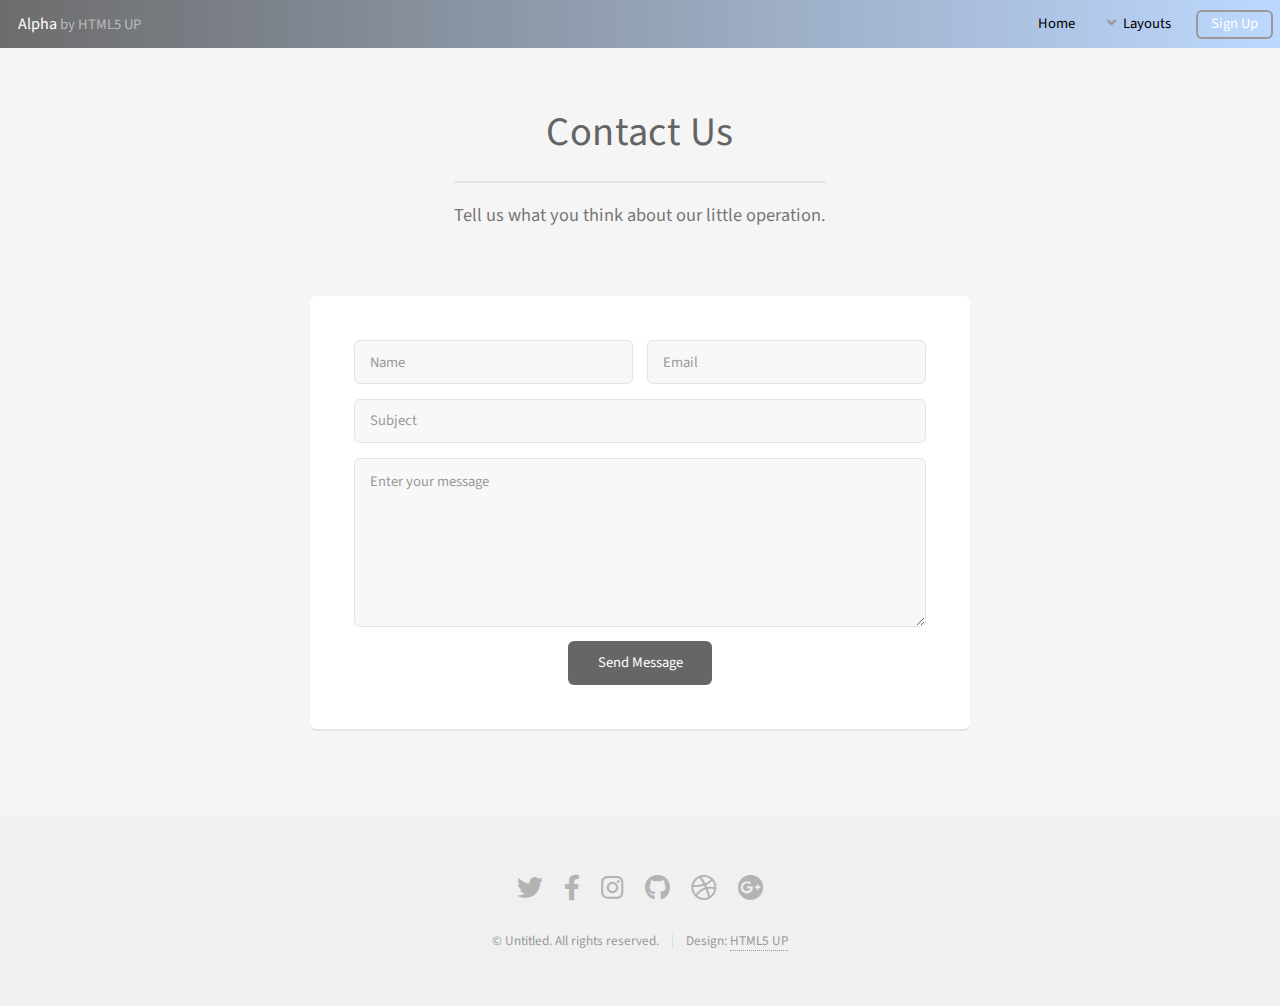
<file: experience/contact.html>
<!DOCTYPE HTML>
<!--
	Alpha by HTML5 UP
	html5up.net | @ajlkn
	Free for personal and commercial use under the CCA 3.0 license (html5up.net/license)
-->
<html>
	<head>
		<title>Contact - Alpha by HTML5 UP</title>
		<meta charset="utf-8" />
		<meta name="viewport" content="width=device-width, initial-scale=1, user-scalable=no" />
		<link rel="stylesheet" href="assets/css/main.css" />
	</head>
	<body class="is-preload">
		<div id="page-wrapper">

			<!-- Header -->
				<header id="header">
					<h1><a href="index.html">Alpha</a> by HTML5 UP</h1>
					<nav id="nav">
						<ul>
							<li><a href="index.html">Home</a></li>
							<li>
								<a href="#" class="icon solid fa-angle-down">Layouts</a>
								<ul>
									<li><a href="generic.html">Generic</a></li>
									<li><a href="contact.html">Contact</a></li>
									<li><a href="elements.html">Elements</a></li>
									<li>
										<a href="#">Submenu</a>
										<ul>
											<li><a href="#">Option One</a></li>
											<li><a href="#">Option Two</a></li>
											<li><a href="#">Option Three</a></li>
											<li><a href="#">Option Four</a></li>
										</ul>
									</li>
								</ul>
							</li>
							<li><a href="#" class="button">Sign Up</a></li>
						</ul>
					</nav>
				</header>

			<!-- Main -->
				<section id="main" class="container medium">
					<header>
						<h2>Contact Us</h2>
						<p>Tell us what you think about our little operation.</p>
					</header>
					<div class="box">
						<form method="post" action="#">
							<div class="row gtr-50 gtr-uniform">
								<div class="col-6 col-12-mobilep">
									<input type="text" name="name" id="name" value="" placeholder="Name" />
								</div>
								<div class="col-6 col-12-mobilep">
									<input type="email" name="email" id="email" value="" placeholder="Email" />
								</div>
								<div class="col-12">
									<input type="text" name="subject" id="subject" value="" placeholder="Subject" />
								</div>
								<div class="col-12">
									<textarea name="message" id="message" placeholder="Enter your message" rows="6"></textarea>
								</div>
								<div class="col-12">
									<ul class="actions special">
										<li><input type="submit" value="Send Message" /></li>
									</ul>
								</div>
							</div>
						</form>
					</div>
				</section>

			<!-- Footer -->
				<footer id="footer">
					<ul class="icons">
						<li><a href="#" class="icon brands fa-twitter"><span class="label">Twitter</span></a></li>
						<li><a href="#" class="icon brands fa-facebook-f"><span class="label">Facebook</span></a></li>
						<li><a href="#" class="icon brands fa-instagram"><span class="label">Instagram</span></a></li>
						<li><a href="#" class="icon brands fa-github"><span class="label">Github</span></a></li>
						<li><a href="#" class="icon brands fa-dribbble"><span class="label">Dribbble</span></a></li>
						<li><a href="#" class="icon brands fa-google-plus"><span class="label">Google+</span></a></li>
					</ul>
					<ul class="copyright">
						<li>&copy; Untitled. All rights reserved.</li><li>Design: <a href="http://html5up.net">HTML5 UP</a></li>
					</ul>
				</footer>

		</div>

		<!-- Scripts -->
			<script src="assets/js/jquery.min.js"></script>
			<script src="assets/js/jquery.dropotron.min.js"></script>
			<script src="assets/js/jquery.scrollex.min.js"></script>
			<script src="assets/js/browser.min.js"></script>
			<script src="assets/js/breakpoints.min.js"></script>
			<script src="assets/js/util.js"></script>
			<script src="assets/js/main.js"></script>

	</body>
</html>
</file>
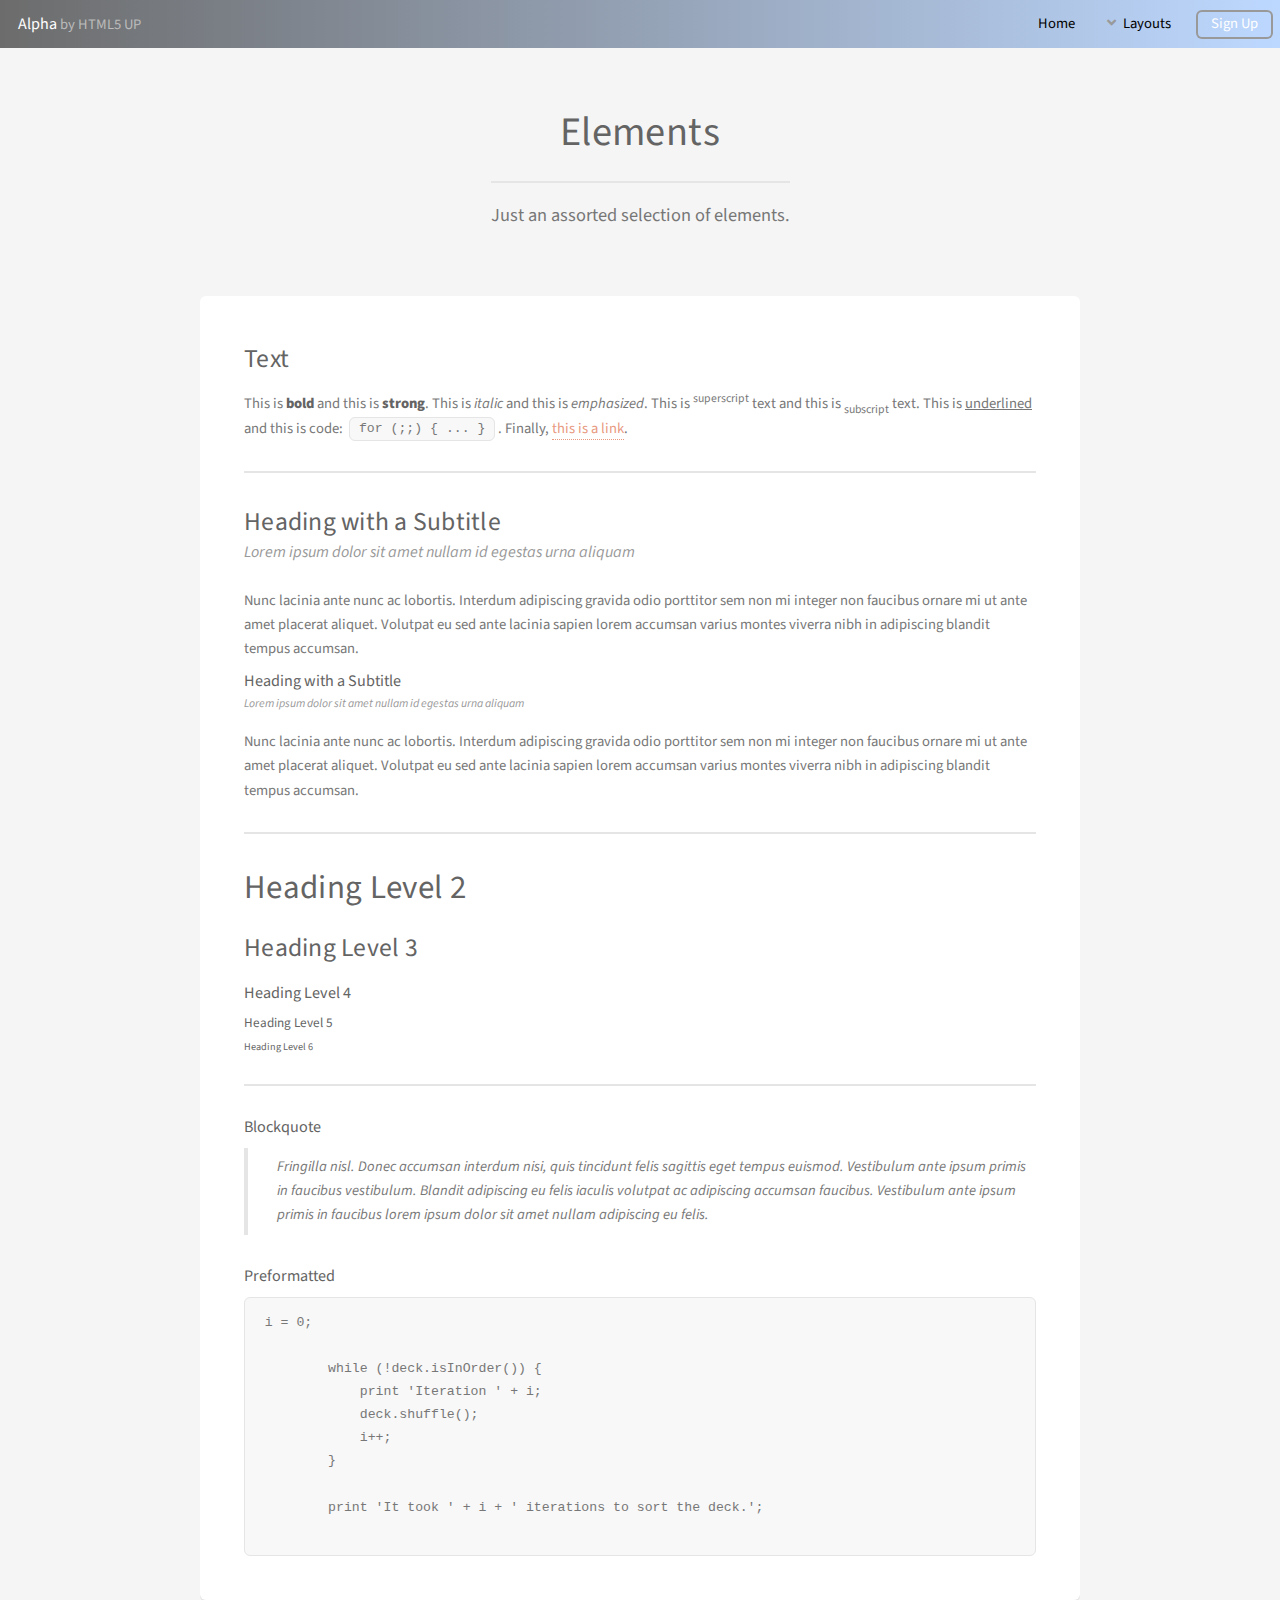
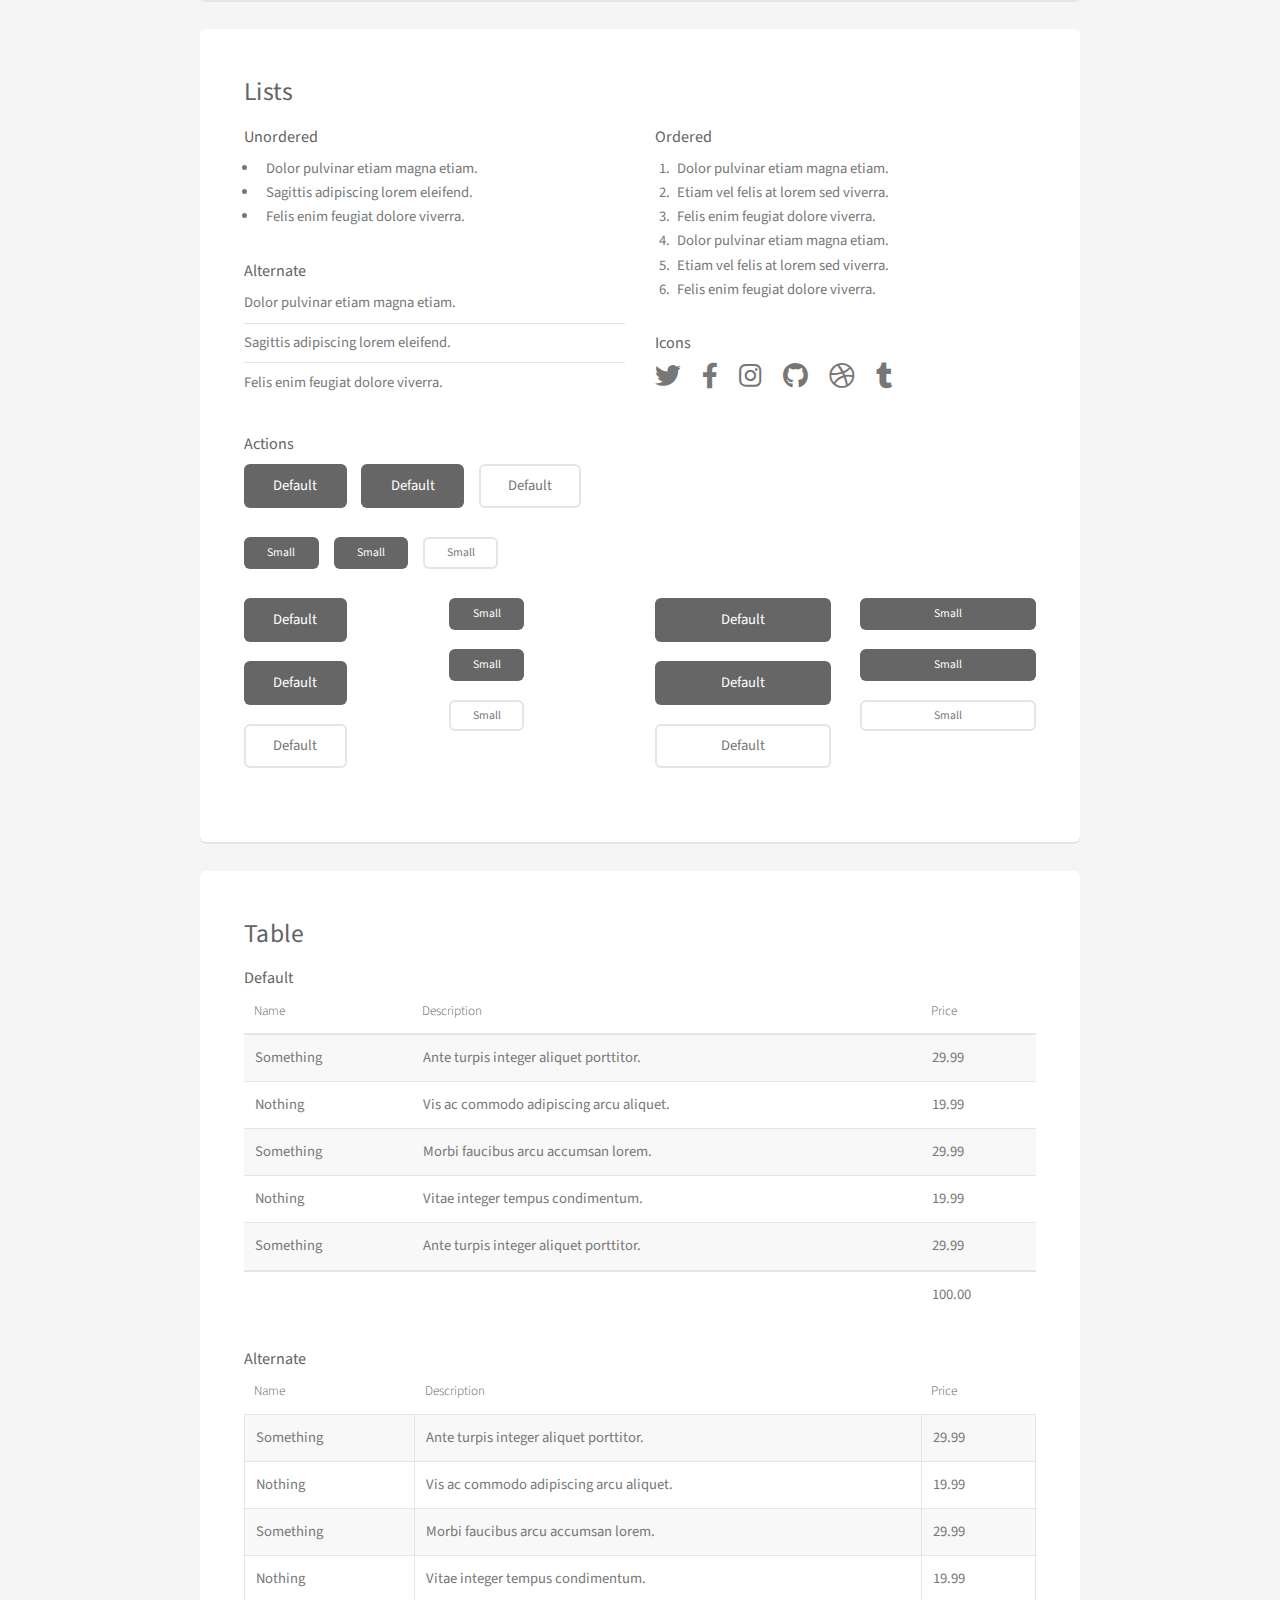
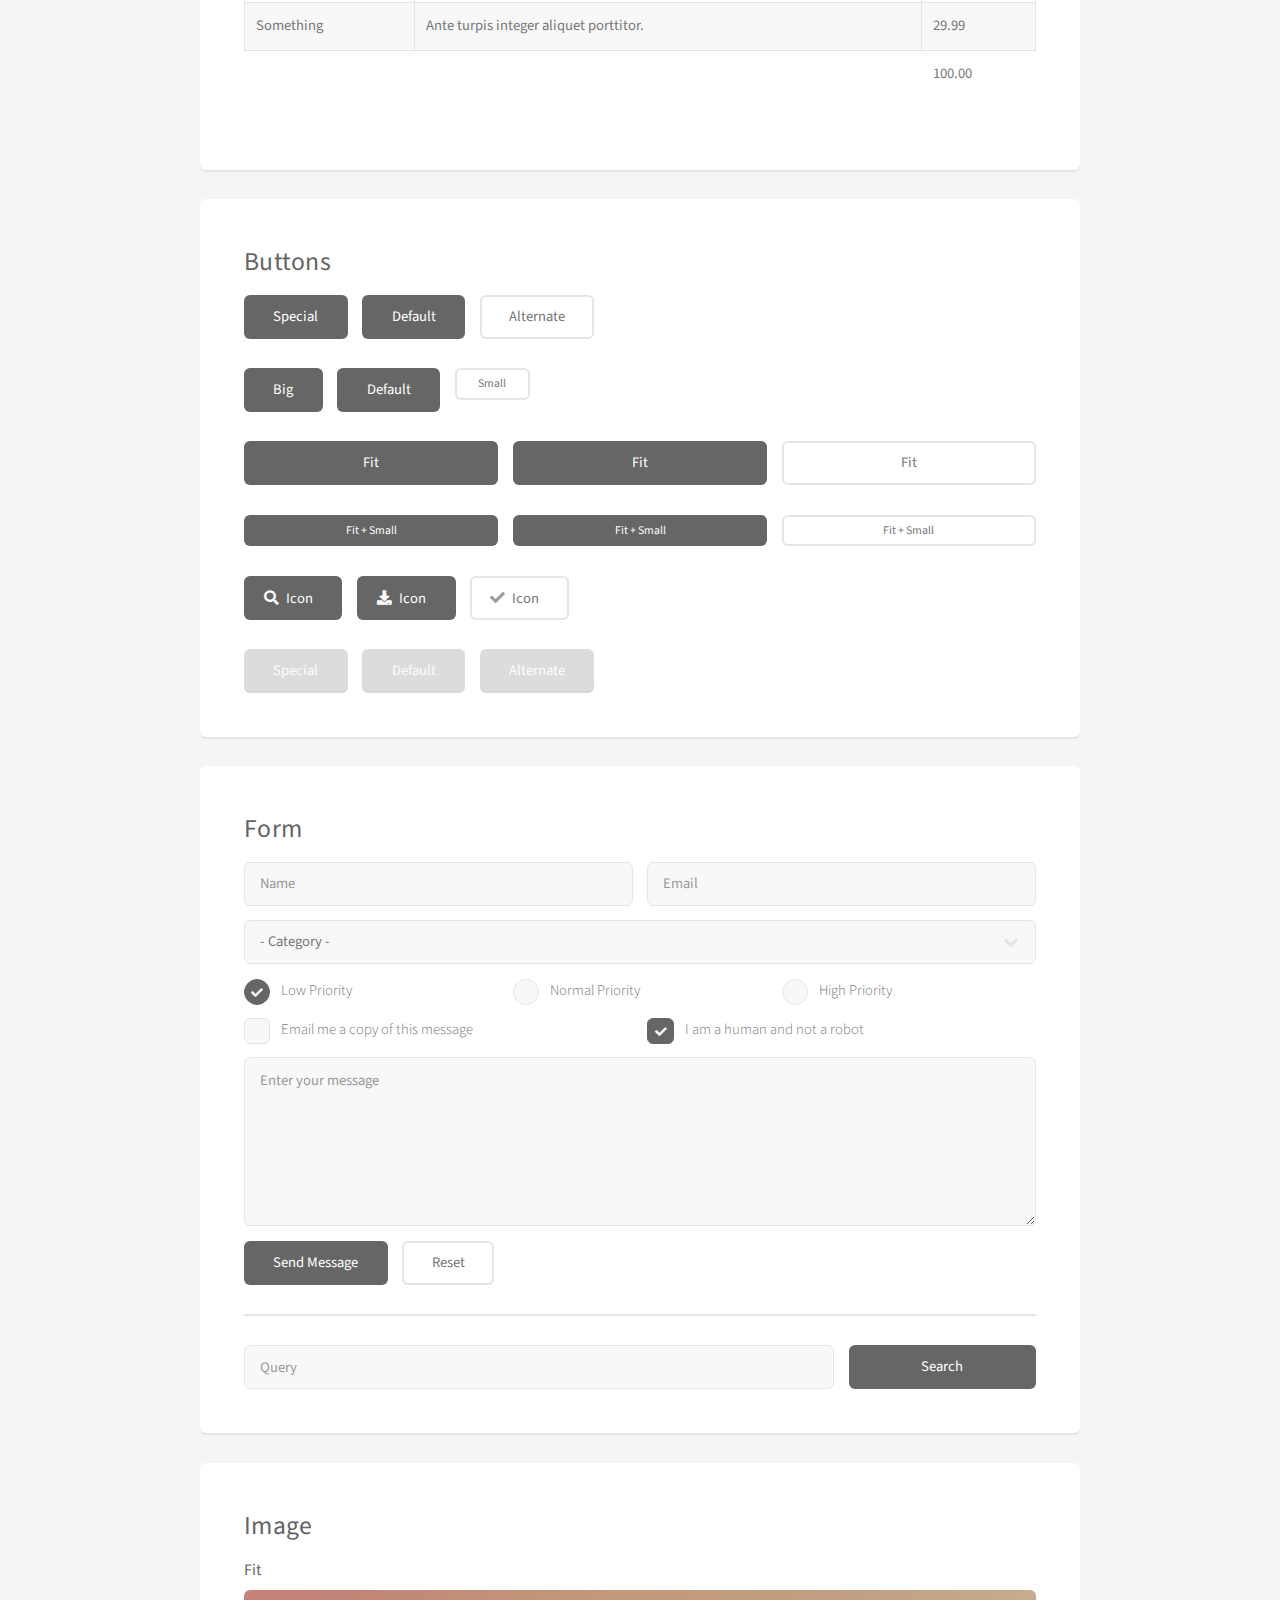
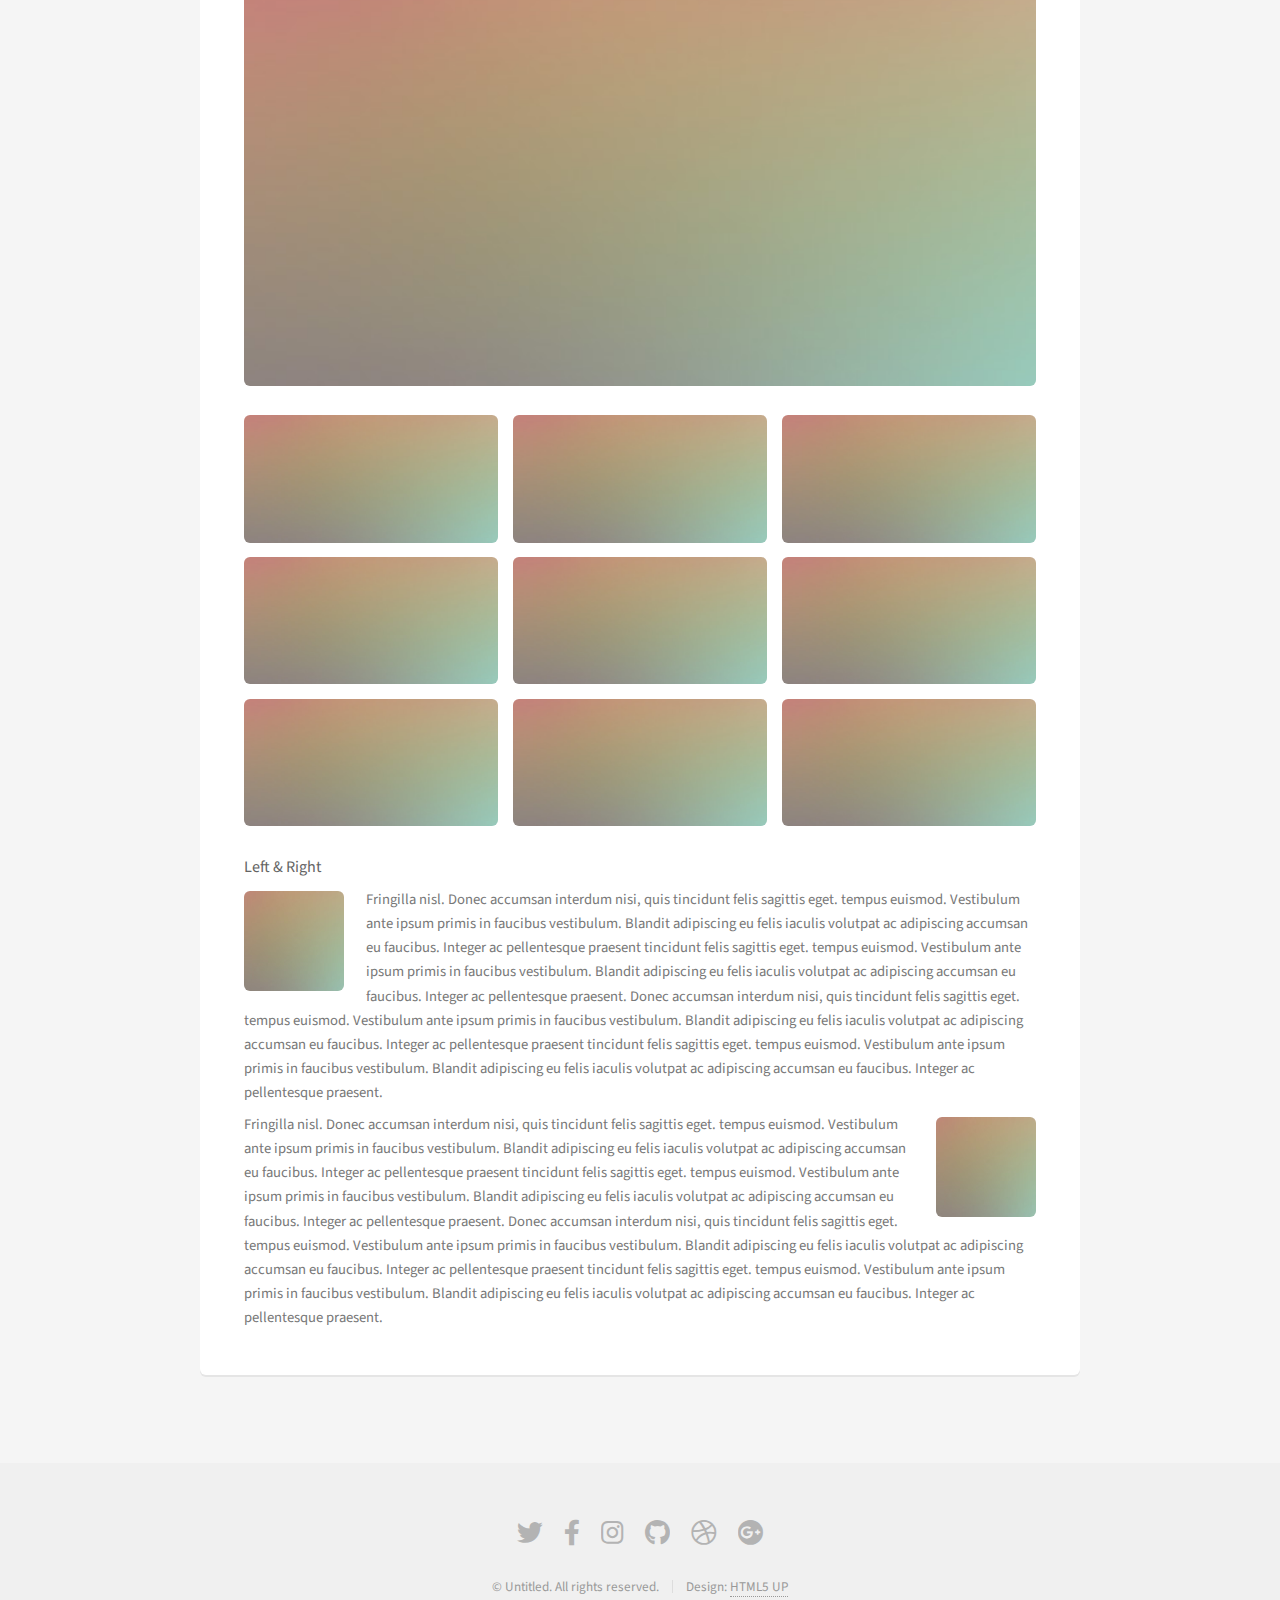
<file: experience/elements.html>
<!DOCTYPE HTML>
<!--
	Alpha by HTML5 UP
	html5up.net | @ajlkn
	Free for personal and commercial use under the CCA 3.0 license (html5up.net/license)
-->
<html>
	<head>
		<title>Elements - Alpha by HTML5 UP</title>
		<meta charset="utf-8" />
		<meta name="viewport" content="width=device-width, initial-scale=1, user-scalable=no" />
		<link rel="stylesheet" href="assets/css/main.css" />
	</head>
	<body class="is-preload">
		<div id="page-wrapper">

			<!-- Header -->
				<header id="header">
					<h1><a href="index.html">Alpha</a> by HTML5 UP</h1>
					<nav id="nav">
						<ul>
							<li><a href="index.html">Home</a></li>
							<li>
								<a href="#" class="icon solid fa-angle-down">Layouts</a>
								<ul>
									<li><a href="generic.html">Generic</a></li>
									<li><a href="contact.html">Contact</a></li>
									<li><a href="elements.html">Elements</a></li>
									<li>
										<a href="#">Submenu</a>
										<ul>
											<li><a href="#">Option One</a></li>
											<li><a href="#">Option Two</a></li>
											<li><a href="#">Option Three</a></li>
											<li><a href="#">Option Four</a></li>
										</ul>
									</li>
								</ul>
							</li>
							<li><a href="#" class="button">Sign Up</a></li>
						</ul>
					</nav>
				</header>

			<!-- Main -->
				<section id="main" class="container">
					<header>
						<h2>Elements</h2>
						<p>Just an assorted selection of elements.</p>
					</header>
					<div class="row">
						<div class="col-12">

							<!-- Text -->
								<section class="box">
									<h3>Text</h3>
									<p>This is <b>bold</b> and this is <strong>strong</strong>. This is <i>italic</i> and this is <em>emphasized</em>.
									This is <sup>superscript</sup> text and this is <sub>subscript</sub> text.
									This is <u>underlined</u> and this is code: <code>for (;;) { ... }</code>. Finally, <a href="#">this is a link</a>.</p>

									<hr />

									<header>
										<h3>Heading with a Subtitle</h3>
										<p>Lorem ipsum dolor sit amet nullam id egestas urna aliquam</p>
									</header>
									<p>Nunc lacinia ante nunc ac lobortis. Interdum adipiscing gravida odio porttitor sem non mi integer non faucibus ornare mi ut ante amet placerat aliquet. Volutpat eu sed ante lacinia sapien lorem accumsan varius montes viverra nibh in adipiscing blandit tempus accumsan.</p>
									<header>
										<h4>Heading with a Subtitle</h4>
										<p>Lorem ipsum dolor sit amet nullam id egestas urna aliquam</p>
									</header>
									<p>Nunc lacinia ante nunc ac lobortis. Interdum adipiscing gravida odio porttitor sem non mi integer non faucibus ornare mi ut ante amet placerat aliquet. Volutpat eu sed ante lacinia sapien lorem accumsan varius montes viverra nibh in adipiscing blandit tempus accumsan.</p>

									<hr />

									<h2>Heading Level 2</h2>
									<h3>Heading Level 3</h3>
									<h4>Heading Level 4</h4>
									<h5>Heading Level 5</h5>
									<h6>Heading Level 6</h6>

									<hr />

									<h4>Blockquote</h4>
									<blockquote>Fringilla nisl. Donec accumsan interdum nisi, quis tincidunt felis sagittis eget tempus euismod. Vestibulum ante ipsum primis in faucibus vestibulum. Blandit adipiscing eu felis iaculis volutpat ac adipiscing accumsan faucibus. Vestibulum ante ipsum primis in faucibus lorem ipsum dolor sit amet nullam adipiscing eu felis.</blockquote>

									<h4>Preformatted</h4>
									<pre>i = 0;

	while (!deck.isInOrder()) {
	    print 'Iteration ' + i;
	    deck.shuffle();
	    i++;
	}

	print 'It took ' + i + ' iterations to sort the deck.';
	</pre>
								</section>

						</div>
					</div>
					<div class="row">
						<div class="col-12">

							<!-- Lists -->
								<section class="box">
									<h3>Lists</h3>
									<div class="row">
										<div class="col-6 col-12-mobilep">

											<h4>Unordered</h4>
											<ul>
												<li>Dolor pulvinar etiam magna etiam.</li>
												<li>Sagittis adipiscing lorem eleifend.</li>
												<li>Felis enim feugiat dolore viverra.</li>
											</ul>

											<h4>Alternate</h4>
											<ul class="alt">
												<li>Dolor pulvinar etiam magna etiam.</li>
												<li>Sagittis adipiscing lorem eleifend.</li>
												<li>Felis enim feugiat dolore viverra.</li>
											</ul>

										</div>
										<div class="col-6 col-12-mobilep">

											<h4>Ordered</h4>
											<ol>
												<li>Dolor pulvinar etiam magna etiam.</li>
												<li>Etiam vel felis at lorem sed viverra.</li>
												<li>Felis enim feugiat dolore viverra.</li>
												<li>Dolor pulvinar etiam magna etiam.</li>
												<li>Etiam vel felis at lorem sed viverra.</li>
												<li>Felis enim feugiat dolore viverra.</li>
											</ol>

											<h4>Icons</h4>
											<ul class="icons">
												<li><a href="#" class="icon brands fa-twitter"><span class="label">Twitter</span></a></li>
												<li><a href="#" class="icon brands fa-facebook-f"><span class="label">Facebook</span></a></li>
												<li><a href="#" class="icon brands fa-instagram"><span class="label">Instagram</span></a></li>
												<li><a href="#" class="icon brands fa-github"><span class="label">Github</span></a></li>
												<li><a href="#" class="icon brands fa-dribbble"><span class="label">Dribbble</span></a></li>
												<li><a href="#" class="icon brands fa-tumblr"><span class="label">Tumblr</span></a></li>
											</ul>

										</div>
									</div>

									<h4>Actions</h4>
									<ul class="actions">
										<li><a href="#" class="button special">Default</a></li>
										<li><a href="#" class="button">Default</a></li>
										<li><a href="#" class="button alt">Default</a></li>
									</ul>
									<ul class="actions small">
										<li><a href="#" class="button special small">Small</a></li>
										<li><a href="#" class="button small">Small</a></li>
										<li><a href="#" class="button alt small">Small</a></li>
									</ul>
									<div class="row">
										<div class="col-3 col-6-narrower col-12-mobilep">
											<ul class="actions stacked">
												<li><a href="#" class="button special">Default</a></li>
												<li><a href="#" class="button">Default</a></li>
												<li><a href="#" class="button alt">Default</a></li>
											</ul>
										</div>
										<div class="col-3 col-6-narrower col-12-mobilep">
											<ul class="actions stacked">
												<li><a href="#" class="button special small">Small</a></li>
												<li><a href="#" class="button small">Small</a></li>
												<li><a href="#" class="button alt small">Small</a></li>
											</ul>
										</div>
										<div class="col-3 col-6-narrower col-12-mobilep">
											<ul class="actions stacked">
												<li><a href="#" class="button special fit">Default</a></li>
												<li><a href="#" class="button fit">Default</a></li>
												<li><a href="#" class="button alt fit">Default</a></li>
											</ul>
										</div>
										<div class="col-3 col-6-narrower col-12-mobilep">
											<ul class="actions stacked">
												<li><a href="#" class="button special small fit">Small</a></li>
												<li><a href="#" class="button small fit">Small</a></li>
												<li><a href="#" class="button alt small fit">Small</a></li>
											</ul>
										</div>
									</div>
								</section>

						</div>
					</div>
					<div class="row">
						<div class="col-12">

							<!-- Table -->
								<section class="box">
									<h3>Table</h3>

									<h4>Default</h4>
									<div class="table-wrapper">
										<table>
											<thead>
												<tr>
													<th>Name</th>
													<th>Description</th>
													<th>Price</th>
												</tr>
											</thead>
											<tbody>
												<tr>
													<td>Something</td>
													<td>Ante turpis integer aliquet porttitor.</td>
													<td>29.99</td>
												</tr>
												<tr>
													<td>Nothing</td>
													<td>Vis ac commodo adipiscing arcu aliquet.</td>
													<td>19.99</td>
												</tr>
												<tr>
													<td>Something</td>
													<td> Morbi faucibus arcu accumsan lorem.</td>
													<td>29.99</td>
												</tr>
												<tr>
													<td>Nothing</td>
													<td>Vitae integer tempus condimentum.</td>
													<td>19.99</td>
												</tr>
												<tr>
													<td>Something</td>
													<td>Ante turpis integer aliquet porttitor.</td>
													<td>29.99</td>
												</tr>
											</tbody>
											<tfoot>
												<tr>
													<td colspan="2"></td>
													<td>100.00</td>
												</tr>
											</tfoot>
										</table>
									</div>

									<h4>Alternate</h4>
									<div class="table-wrapper">
										<table class="alt">
											<thead>
												<tr>
													<th>Name</th>
													<th>Description</th>
													<th>Price</th>
												</tr>
											</thead>
											<tbody>
												<tr>
													<td>Something</td>
													<td>Ante turpis integer aliquet porttitor.</td>
													<td>29.99</td>
												</tr>
												<tr>
													<td>Nothing</td>
													<td>Vis ac commodo adipiscing arcu aliquet.</td>
													<td>19.99</td>
												</tr>
												<tr>
													<td>Something</td>
													<td> Morbi faucibus arcu accumsan lorem.</td>
													<td>29.99</td>
												</tr>
												<tr>
													<td>Nothing</td>
													<td>Vitae integer tempus condimentum.</td>
													<td>19.99</td>
												</tr>
												<tr>
													<td>Something</td>
													<td>Ante turpis integer aliquet porttitor.</td>
													<td>29.99</td>
												</tr>
											</tbody>
											<tfoot>
												<tr>
													<td colspan="2"></td>
													<td>100.00</td>
												</tr>
											</tfoot>
										</table>
									</div>
								</section>

						</div>
					</div>
					<div class="row">
						<div class="col-12">

							<!-- Buttons -->
								<section class="box">
									<h3>Buttons</h3>
									<ul class="actions">
										<li><a href="#" class="button special">Special</a></li>
										<li><a href="#" class="button">Default</a></li>
										<li><a href="#" class="button alt">Alternate</a></li>
									</ul>
									<ul class="actions">
										<li><a href="#" class="button special big">Big</a></li>
										<li><a href="#" class="button">Default</a></li>
										<li><a href="#" class="button alt small">Small</a></li>
									</ul>
									<ul class="actions fit">
										<li><a href="#" class="button special fit">Fit</a></li>
										<li><a href="#" class="button fit">Fit</a></li>
										<li><a href="#" class="button alt fit">Fit</a></li>
									</ul>
									<ul class="actions fit small">
										<li><a href="#" class="button special fit small">Fit + Small</a></li>
										<li><a href="#" class="button fit small">Fit + Small</a></li>
										<li><a href="#" class="button alt fit small">Fit + Small</a></li>
									</ul>
									<ul class="actions">
										<li><a href="#" class="button special icon solid fa-search">Icon</a></li>
										<li><a href="#" class="button icon solid fa-download">Icon</a></li>
										<li><a href="#" class="button alt icon solid fa-check">Icon</a></li>
									</ul>
									<ul class="actions">
										<li><span class="button special disabled">Special</span></li>
										<li><span class="button disabled">Default</span></li>
										<li><span class="button alt disabled">Alternate</span></li>
									</ul>
								</section>

						</div>
					</div>
					<div class="row">
						<div class="col-12">

							<!-- Form -->
								<section class="box">
									<h3>Form</h3>
									<form method="post" action="#">
										<div class="row gtr-uniform gtr-50">
											<div class="col-6 col-12-mobilep">
												<input type="text" name="name" id="name" value="" placeholder="Name" />
											</div>
											<div class="col-6 col-12-mobilep">
												<input type="email" name="email" id="email" value="" placeholder="Email" />
											</div>
											<div class="col-12">
												<select name="category" id="category">
													<option value="">- Category -</option>
													<option value="1">Manufacturing</option>
													<option value="1">Shipping</option>
													<option value="1">Administration</option>
													<option value="1">Human Resources</option>
												</select>
											</div>
											<div class="col-4 col-12-narrower">
												<input type="radio" id="priority-low" name="priority" checked>
												<label for="priority-low">Low Priority</label>
											</div>
											<div class="col-4 col-12-narrower">
												<input type="radio" id="priority-normal" name="priority">
												<label for="priority-normal">Normal Priority</label>
											</div>
											<div class="col-4 col-12-narrower">
												<input type="radio" id="priority-high" name="priority">
												<label for="priority-high">High Priority</label>
											</div>
											<div class="col-6 col-12-narrower">
												<input type="checkbox" id="copy" name="copy">
												<label for="copy">Email me a copy of this message</label>
											</div>
											<div class="col-6 col-12-narrower">
												<input type="checkbox" id="human" name="human" checked>
												<label for="human">I am a human and not a robot</label>
											</div>
											<div class="col-12">
												<textarea name="message" id="message" placeholder="Enter your message" rows="6"></textarea>
											</div>
											<div class="col-12">
												<ul class="actions">
													<li><input type="submit" value="Send Message" /></li>
													<li><input type="reset" value="Reset" class="alt" /></li>
												</ul>
											</div>
										</div>
									</form>

									<hr />

									<form method="post" action="#">
										<div class="row gtr-uniform gtr-50">
											<div class="col-9 col-12-mobilep">
												<input type="text" name="query" id="query" value="" placeholder="Query" />
											</div>
											<div class="col-3 col-12-mobilep">
												<input type="submit" value="Search" class="fit" />
											</div>
										</div>
									</form>
								</section>

						</div>
					</div>
					<div class="row">
						<div class="col-12">

							<!-- Image -->
								<section class="box">
									<h3>Image</h3>
									<h4>Fit</h4>
									<span class="image fit"><img src="images/pic04.jpg" alt="" /></span>
									<div class="box alt">
										<div class="row gtr-50 gtr-uniform">
											<div class="col-4"><span class="image fit"><img src="images/pic04.jpg" alt="" /></span></div>
											<div class="col-4"><span class="image fit"><img src="images/pic04.jpg" alt="" /></span></div>
											<div class="col-4"><span class="image fit"><img src="images/pic04.jpg" alt="" /></span></div>
											<div class="col-4"><span class="image fit"><img src="images/pic04.jpg" alt="" /></span></div>
											<div class="col-4"><span class="image fit"><img src="images/pic04.jpg" alt="" /></span></div>
											<div class="col-4"><span class="image fit"><img src="images/pic04.jpg" alt="" /></span></div>
											<div class="col-4"><span class="image fit"><img src="images/pic04.jpg" alt="" /></span></div>
											<div class="col-4"><span class="image fit"><img src="images/pic04.jpg" alt="" /></span></div>
											<div class="col-4"><span class="image fit"><img src="images/pic04.jpg" alt="" /></span></div>
										</div>
									</div>

									<h4>Left &amp; Right</h4>
									<p><span class="image left"><img src="images/pic05.jpg" alt="" /></span>Fringilla nisl. Donec accumsan interdum nisi, quis tincidunt felis sagittis eget. tempus euismod. Vestibulum ante ipsum primis in faucibus vestibulum. Blandit adipiscing eu felis iaculis volutpat ac adipiscing accumsan eu faucibus. Integer ac pellentesque praesent tincidunt felis sagittis eget. tempus euismod. Vestibulum ante ipsum primis in faucibus vestibulum. Blandit adipiscing eu felis iaculis volutpat ac adipiscing accumsan eu faucibus. Integer ac pellentesque praesent. Donec accumsan interdum nisi, quis tincidunt felis sagittis eget. tempus euismod. Vestibulum ante ipsum primis in faucibus vestibulum. Blandit adipiscing eu felis iaculis volutpat ac adipiscing accumsan eu faucibus. Integer ac pellentesque praesent tincidunt felis sagittis eget. tempus euismod. Vestibulum ante ipsum primis in faucibus vestibulum. Blandit adipiscing eu felis iaculis volutpat ac adipiscing accumsan eu faucibus. Integer ac pellentesque praesent.</p>
									<p><span class="image right"><img src="images/pic05.jpg" alt="" /></span>Fringilla nisl. Donec accumsan interdum nisi, quis tincidunt felis sagittis eget. tempus euismod. Vestibulum ante ipsum primis in faucibus vestibulum. Blandit adipiscing eu felis iaculis volutpat ac adipiscing accumsan eu faucibus. Integer ac pellentesque praesent tincidunt felis sagittis eget. tempus euismod. Vestibulum ante ipsum primis in faucibus vestibulum. Blandit adipiscing eu felis iaculis volutpat ac adipiscing accumsan eu faucibus. Integer ac pellentesque praesent. Donec accumsan interdum nisi, quis tincidunt felis sagittis eget. tempus euismod. Vestibulum ante ipsum primis in faucibus vestibulum. Blandit adipiscing eu felis iaculis volutpat ac adipiscing accumsan eu faucibus. Integer ac pellentesque praesent tincidunt felis sagittis eget. tempus euismod. Vestibulum ante ipsum primis in faucibus vestibulum. Blandit adipiscing eu felis iaculis volutpat ac adipiscing accumsan eu faucibus. Integer ac pellentesque praesent.</p>
								</section>

						</div>
					</div>
				</section>

			<!-- Footer -->
				<footer id="footer">
					<ul class="icons">
						<li><a href="#" class="icon brands fa-twitter"><span class="label">Twitter</span></a></li>
						<li><a href="#" class="icon brands fa-facebook-f"><span class="label">Facebook</span></a></li>
						<li><a href="#" class="icon brands fa-instagram"><span class="label">Instagram</span></a></li>
						<li><a href="#" class="icon brands fa-github"><span class="label">Github</span></a></li>
						<li><a href="#" class="icon brands fa-dribbble"><span class="label">Dribbble</span></a></li>
						<li><a href="#" class="icon brands fa-google-plus"><span class="label">Google+</span></a></li>
					</ul>
					<ul class="copyright">
						<li>&copy; Untitled. All rights reserved.</li><li>Design: <a href="http://html5up.net">HTML5 UP</a></li>
					</ul>
				</footer>

		</div>

		<!-- Scripts -->
			<script src="assets/js/jquery.min.js"></script>
			<script src="assets/js/jquery.dropotron.min.js"></script>
			<script src="assets/js/jquery.scrollex.min.js"></script>
			<script src="assets/js/browser.min.js"></script>
			<script src="assets/js/breakpoints.min.js"></script>
			<script src="assets/js/util.js"></script>
			<script src="assets/js/main.js"></script>

	</body>
</html>
</file>
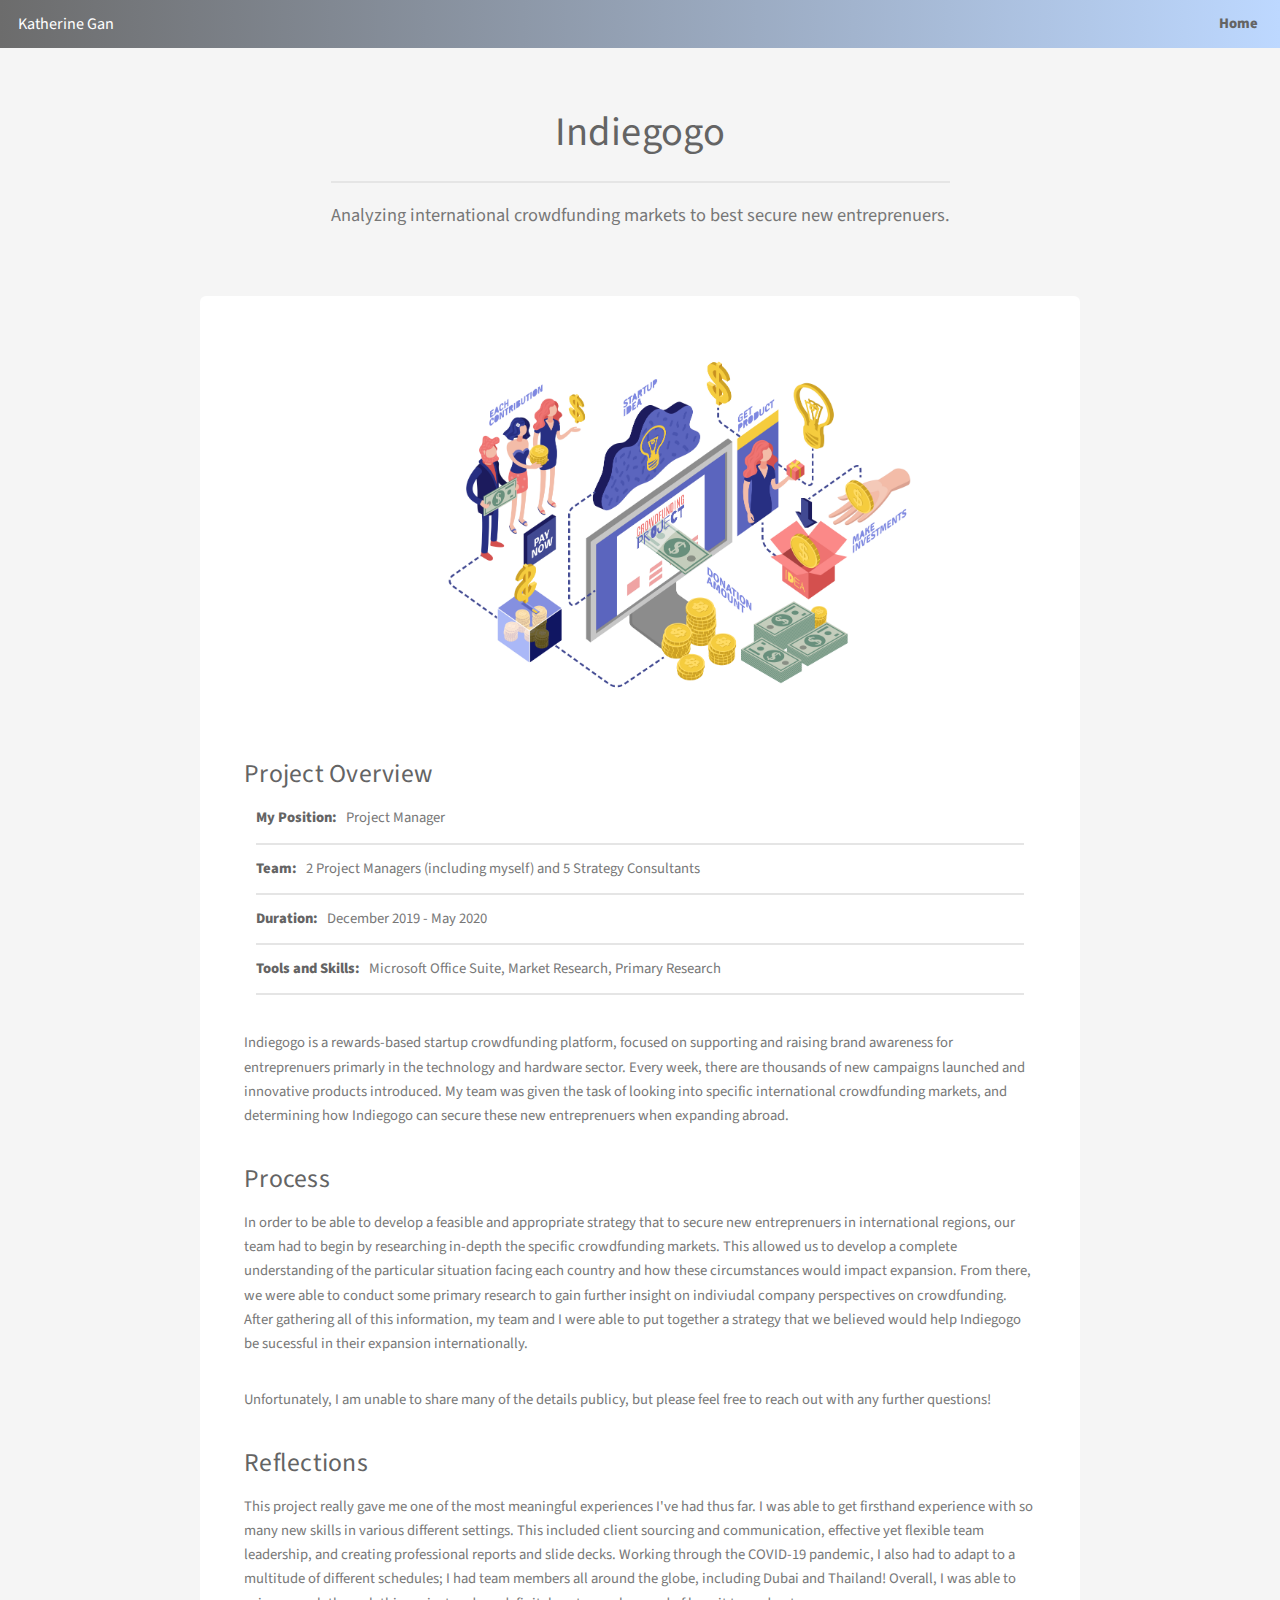
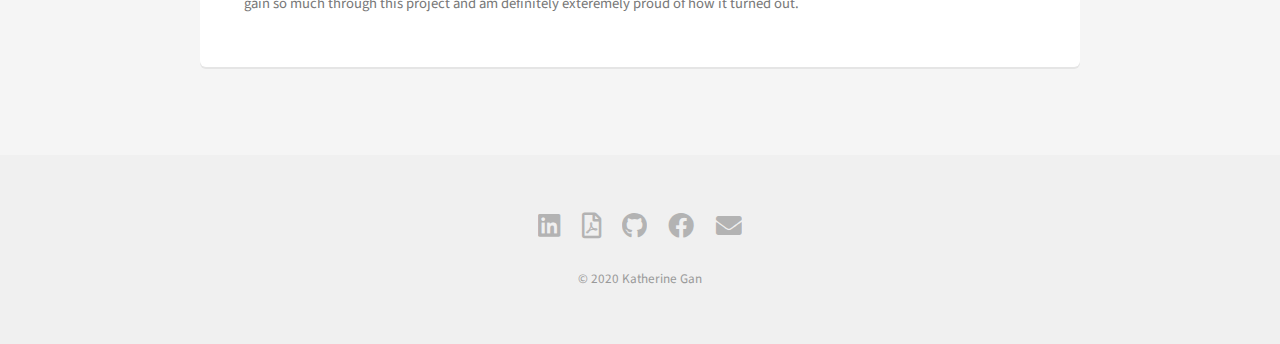
<file: experience/indiegogo.html>
<!DOCTYPE HTML>
<!--
	Alpha by HTML5 UP
	html5up.net | @ajlkn
	Free for personal and commercial use under the CCA 3.0 license (html5up.net/license)
-->
<html>

<head>
	<title>Katherine Gan</title>
	<meta charset="utf-8" />
	<meta name="viewport" content="width=device-width, initial-scale=1, user-scalable=no" />
	<link rel="stylesheet" href="assets/css/main.css" />
</head>

<body class="is-preload">
	<div id="page-wrapper">

		<!-- Header -->
		<header id="header">
			<h1><a href="../index.html">Katherine Gan</a></h1>
			<nav id="nav">
				<ul>
					<li><a href="../index.html"><strong>Home</strong></a></li>
					<!--<li>
						<a href="#" class="icon solid fa-angle-down">Layouts</a>
						<ul>
							<li><a href="generic.html">Generic</a></li>
							<li><a href="contact.html">Contact</a></li>
							<li><a href="elements.html">Elements</a></li>
							<li>
								<a href="#">Submenu</a>
								<ul>
									<li><a href="#">Option One</a></li>
									<li><a href="#">Option Two</a></li>
									<li><a href="#">Option Three</a></li>
									<li><a href="#">Option Four</a></li>
								</ul>
							</li>
						</ul>
					</li>
					<li><a href="#" class="button">Sign Up</a></li>-->
				</ul>
			</nav>
		</header>

		<!-- Main -->
		<section id="main" class="container">
			<header>
				<h2>Indiegogo</h2>
				<p>Analyzing international crowdfunding markets to best secure new entreprenuers.</p>
			</header>
			<div class="box">
				<span class="image featured"><img src="images/crowdfunding.jpg" alt="Crowdfunding" /></span>
				<h3>Project Overview</h3>

				<p><strong>&nbsp &nbsp My Position:</strong> &nbsp Project Manager
				</p>
				<hr class="myhrline">
				<p><strong>&nbsp &nbsp Team: &nbsp</strong> 2 Project Managers (including myself) and 5 Strategy
					Consultants</p>
				<hr class="myhrline">
				<p><strong>&nbsp &nbsp Duration: &nbsp</strong> December 2019 - May 2020</p>
				<hr class="myhrline">
				<p><strong>&nbsp &nbsp Tools and Skills: &nbsp</strong> Microsoft Office Suite, Market Research, Primary
					Research
				</p>
				<hr class="myhrline">
				</br>
				<p>Indiegogo is a rewards-based startup crowdfunding platform, focused on supporting and raising brand
					awareness for entreprenuers primarly in the technology and hardware sector. Every week, there are
					thousands of new campaigns launched and innovative products introduced. My team was given the task
					of looking into specific international crowdfunding markets, and determining how Indiegogo can
					secure these new entreprenuers when expanding abroad.</p>
				<div class="row">
					<div class="row-6 row-12-mobilep">
						</br>
						<h3>Process</h3>
						<p>In order to be able to develop a feasible and appropriate strategy that to secure new
							entreprenuers in international regions, our team had to begin by researching in-depth the
							specific crowdfunding markets. This allowed us to develop a complete understanding of the
							particular situation facing each country and how these circumstances would impact expansion.
							From there, we were able to conduct some primary research to gain further insight on
							indiviudal company perspectives on crowdfunding. After gathering all of this information,
							my team and I were able to put together a strategy that we believed would help Indiegogo be
							sucessful in their expansion internationally.
						</p> </br>
						<p>
							Unfortunately, I am unable to share many of the details publicy, but please feel free to
							reach out with any further questions!</p>
					</div>
					<div class="row-6 row-12-mobilep">
						</br>
						<h3>Reflections</h3>
						<p>This project really gave me one of the most meaningful experiences I've had thus far. I was
							able to get firsthand experience with so many new skills in various different settings. This
							included client sourcing and communication, effective yet flexible team leadership, and
							creating professional reports and slide decks. Working through the COVID-19 pandemic, I also
							had to adapt to a multitude of different schedules; I had team members all around the globe,
							including Dubai and Thailand! Overall, I was able to gain so much through this project and
							am definitely exteremely proud of how it turned out.</p>
					</div>
				</div>
			</div>
		</section>

		<!-- Footer -->
		<footer id="footer">
			<ul class="icons">
				<li><a href="https://www.linkedin.com/in/katherine-gan/" class="icon brands fa-linkedin"><span
							class="label">LinkedIn</span></a></li>
				<li><a href="Resume.pdf" class="icon fa-file-pdf"><span class="label">Resume</span></a></li>
				<li><a href="https://github.com/katherinegan" class="icon brands fa-github"><span
							class="label">Github</span></a></li>
				<li><a href="https://www.facebook.com/katherine.gan.71" class="icon brands fa-facebook"><span
							class="label">Facebook</span></a></li>
				<li><a href="mailto:katherine.gan@berkeley.edu" class="icon solid fa-envelope"><span
							class="label">Email</span></a></li>
			</ul>
			<ul class="copyright">
				<li>&copy; 2020 Katherine Gan</li>
				<!--<li>Design: <a href="http://html5up.net">HTML5 UP</a></li>-->
			</ul>
		</footer>

	</div>

	<!-- Scripts -->
	<script src="assets/js/jquery.min.js"></script>
	<script src="assets/js/jquery.dropotron.min.js"></script>
	<script src="assets/js/jquery.scrollex.min.js"></script>
	<script src="assets/js/browser.min.js"></script>
	<script src="assets/js/breakpoints.min.js"></script>
	<script src="assets/js/util.js"></script>
	<script src="assets/js/main.js"></script>

</body>

</html>
</file>
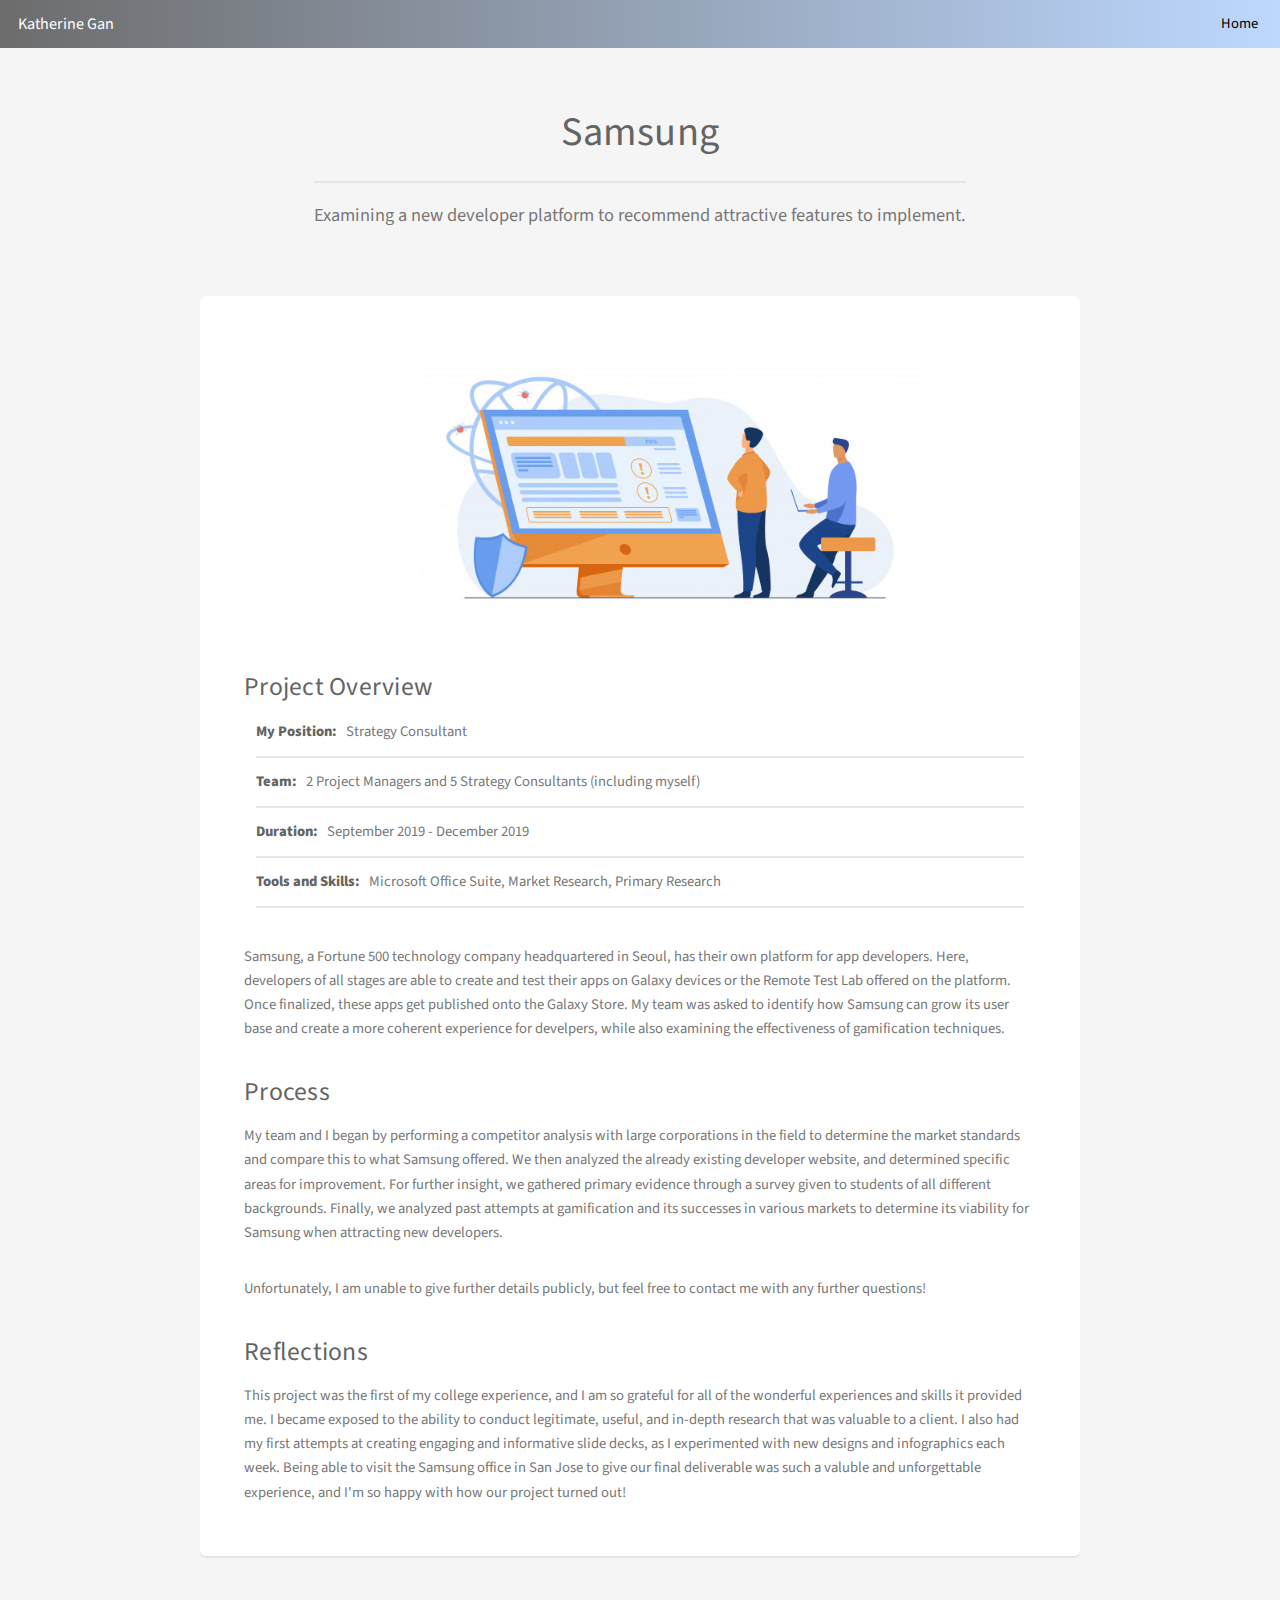
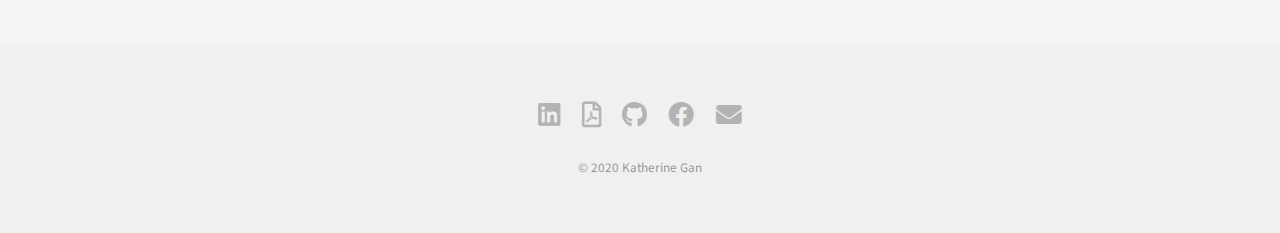
<file: experience/samsung.html>
<!DOCTYPE HTML>
<!--
	Alpha by HTML5 UP
	html5up.net | @ajlkn
	Free for personal and commercial use under the CCA 3.0 license (html5up.net/license)
-->
<html>

<head>
	<title>Katherine Gan</title>
	<meta charset="utf-8" />
	<meta name="viewport" content="width=device-width, initial-scale=1, user-scalable=no" />
	<link rel="stylesheet" href="assets/css/main.css" />
</head>

<body class="is-preload">
	<div id="page-wrapper">

		<!-- Header -->
		<header id="header">
			<h1><a href="../index.html">Katherine Gan</a></h1>
			<nav id="nav">
				<ul>
					<li><a href="../index.html">Home</a></li>
					<!--<li>
						<a href="#" class="icon solid fa-angle-down">Layouts</a>
						<ul>
							<li><a href="generic.html">Generic</a></li>
							<li><a href="contact.html">Contact</a></li>
							<li><a href="elements.html">Elements</a></li>
							<li>
								<a href="#">Submenu</a>
								<ul>
									<li><a href="#">Option One</a></li>
									<li><a href="#">Option Two</a></li>
									<li><a href="#">Option Three</a></li>
									<li><a href="#">Option Four</a></li>
								</ul>
							</li>
						</ul>
					</li>
					<li><a href="#" class="button">Sign Up</a></li>-->
				</ul>
			</nav>
		</header>

		<!-- Main -->
		<section id="main" class="container">
			<header>
				<h2>Samsung</h2>
				<p>Examining a new developer platform to recommend attractive features to implement.</p>
			</header>
			<div class="box">
				<span class="image featured"><img src="images/developers.jpg" alt="Developers" /></span>
				<h3>Project Overview</h3>
				<p><strong>&nbsp &nbsp My Position:</strong> &nbsp Strategy Consultant
				</p>
				<hr class="myhrline">
				<p><strong>&nbsp &nbsp Team: &nbsp</strong> 2 Project Managers and 5 Strategy
					Consultants (including myself)</p>
				<hr class="myhrline">
				<p><strong>&nbsp &nbsp Duration: &nbsp</strong> September 2019 - December 2019</p>
				<hr class="myhrline">
				<p><strong>&nbsp &nbsp Tools and Skills: &nbsp</strong> Microsoft Office Suite, Market Research, Primary
					Research
				</p>
				<hr class="myhrline">
				</br>
				<p>Samsung, a Fortune 500 technology company headquartered in Seoul, has their own platform for app
					developers. Here, developers of
					all stages are able to create and test their apps on Galaxy devices or the Remote Test Lab offered
					on the platform. Once
					finalized, these apps get published onto the Galaxy Store. My team was asked to identify how Samsung
					can grow its user base and create a more coherent experience for develpers, while also examining
					the effectiveness of gamification techniques.</p>
				<div class="row">
					<div class="row-6 row-12-mobilep">
						</br>
						<h3>Process</h3>
						<p>My team and I began by performing a competitor analysis with large corporations in the field
							to determine the market standards and compare this to what Samsung offered.
							We then analyzed the already existing developer website, and determined
							specific areas for improvement. For further insight, we gathered primary evidence through
							a survey given to students of all different backgrounds. Finally, we analyzed past attempts
							at gamification and its successes in various markets to determine its viability for Samsung
							when attracting new developers.
						</p></br>
						<p>
							Unfortunately, I am unable to give further details publicly, but feel free to contact me
							with any further questions!
						</p>
					</div>
					<div class="row-6 row-12-mobilep">
						</br>
						<h3>Reflections</h3>
						<p>This project was the first of my college experience, and I am so grateful for all of the
							wonderful experiences and skills it provided me. I became exposed to the ability to conduct
							legitimate, useful, and in-depth research that was valuable to a client. I also had my first
							attempts at creating engaging and informative slide decks, as I experimented with new
							designs and infographics each week. Being able to visit the Samsung office in San Jose to
							give our final deliverable was such a valuble and unforgettable experience, and I'm
							so happy with how our project turned out!</p>
					</div>
				</div>
			</div>
		</section>

		<!-- Footer -->
		<footer id="footer">
			<ul class="icons">
				<li><a href="https://www.linkedin.com/in/katherine-gan/" class="icon brands fa-linkedin"><span
							class="label">LinkedIn</span></a></li>
				<li><a href="Resume.pdf" class="icon fa-file-pdf"><span class="label">Resume</span></a></li>
				<li><a href="https://github.com/katherinegan" class="icon brands fa-github"><span
							class="label">Github</span></a></li>
				<li><a href="https://www.facebook.com/katherine.gan.71" class="icon brands fa-facebook"><span
							class="label">Facebook</span></a></li>
				<li><a href="mailto:katherine.gan@berkeley.edu" class="icon solid fa-envelope"><span
							class="label">Email</span></a></li>
			</ul>
			<ul class="copyright">
				<li>&copy; 2020 Katherine Gan</li>
				<!--<li>Design: <a href="http://html5up.net">HTML5 UP</a></li>-->
			</ul>
		</footer>

	</div>

	<!-- Scripts -->
	<script src="assets/js/jquery.min.js"></script>
	<script src="assets/js/jquery.dropotron.min.js"></script>
	<script src="assets/js/jquery.scrollex.min.js"></script>
	<script src="assets/js/browser.min.js"></script>
	<script src="assets/js/breakpoints.min.js"></script>
	<script src="assets/js/util.js"></script>
	<script src="assets/js/main.js"></script>

</body>

</html>
</file>
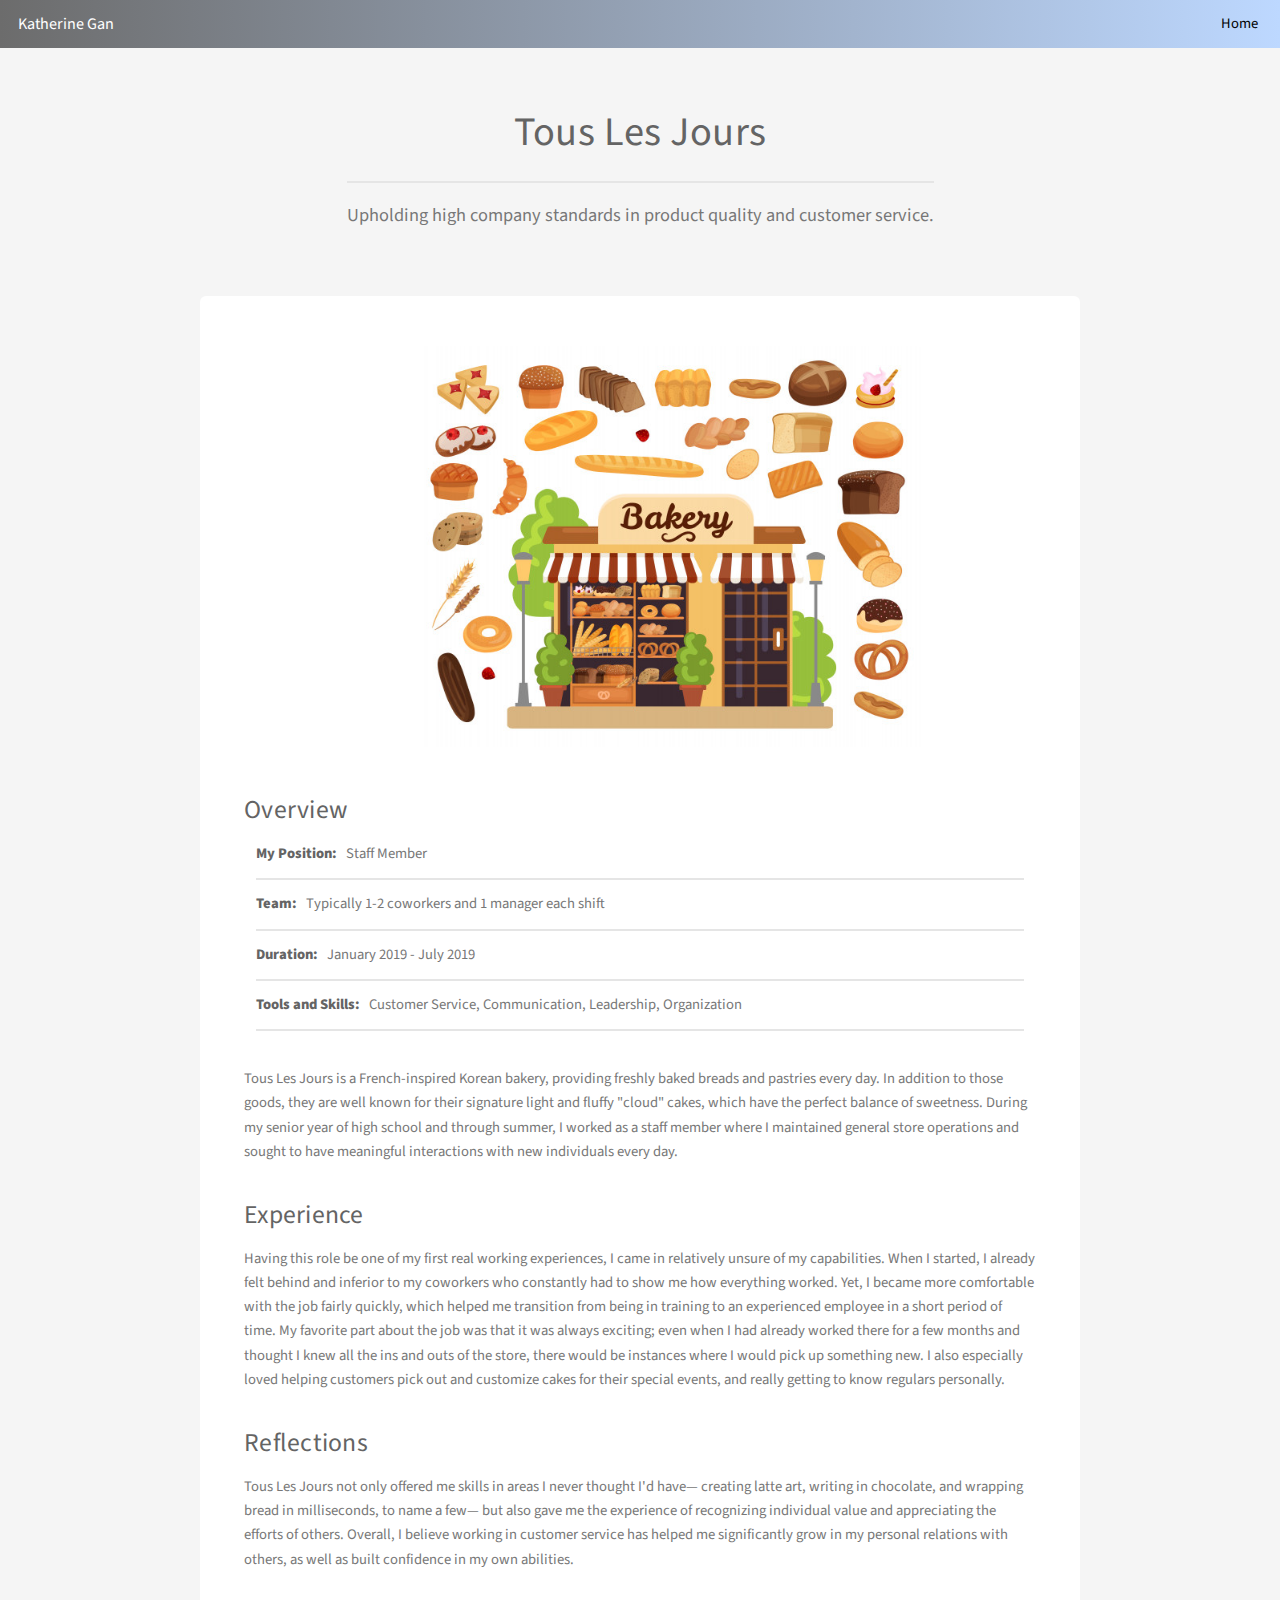
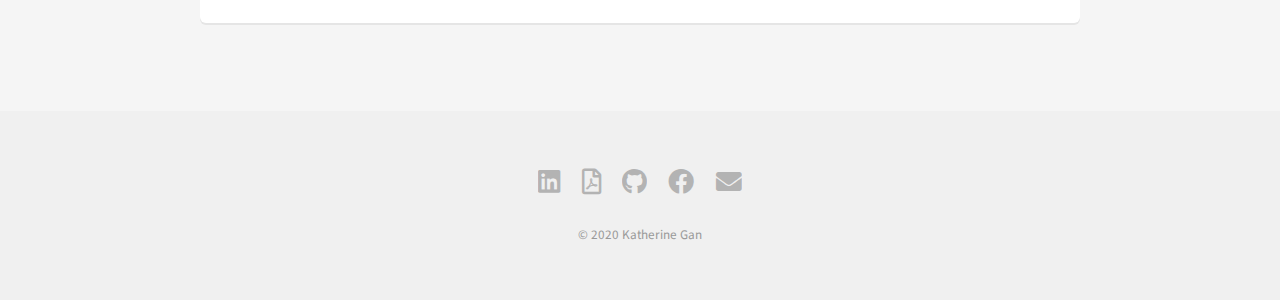
<file: experience/tlj.html>
<!DOCTYPE HTML>
<!--
	Alpha by HTML5 UP
	html5up.net | @ajlkn
	Free for personal and commercial use under the CCA 3.0 license (html5up.net/license)
-->
<html>

<head>
	<title>Katherine Gan</title>
	<meta charset="utf-8" />
	<meta name="viewport" content="width=device-width, initial-scale=1, user-scalable=no" />
	<link rel="stylesheet" href="assets/css/main.css" />
</head>

<body class="is-preload">
	<div id="page-wrapper">

		<!-- Header -->
		<header id="header">
			<h1><a href="../index.html">Katherine Gan</a></h1>
			<nav id="nav">
				<ul>
					<li><a href="../index.html">Home</a></li>
					<!--<li>
						<a href="#" class="icon solid fa-angle-down">Layouts</a>
						<ul>
							<li><a href="generic.html">Generic</a></li>
							<li><a href="contact.html">Contact</a></li>
							<li><a href="elements.html">Elements</a></li>
							<li>
								<a href="#">Submenu</a>
								<ul>
									<li><a href="#">Option One</a></li>
									<li><a href="#">Option Two</a></li>
									<li><a href="#">Option Three</a></li>
									<li><a href="#">Option Four</a></li>
								</ul>
							</li>
						</ul>
					</li>
					<li><a href="#" class="button">Sign Up</a></li>-->
				</ul>
			</nav>
		</header>

		<!-- Main -->
		<section id="main" class="container">
			<header>
				<h2>Tous Les Jours</h2>
				<p>Upholding high company standards in product quality and customer service.</p>
			</header>
			<div class="box">
				<span class="image featured"><img src="images/bakery.jpg" alt="Bakery" /></span>
				<h3>Overview</h3>
				<p><strong>&nbsp &nbsp My Position:</strong> &nbsp Staff Member
				</p>
				<hr class="myhrline">
				<p><strong>&nbsp &nbsp Team: &nbsp</strong> Typically 1-2 coworkers and 1 manager each shift</p>
				<hr class="myhrline">
				<p><strong>&nbsp &nbsp Duration: &nbsp</strong> January 2019 - July 2019</p>
				<hr class="myhrline">
				<p><strong>&nbsp &nbsp Tools and Skills: &nbsp</strong> Customer Service, Communication, Leadership,
					Organization
				</p>
				<hr class="myhrline">
				</br>
				<p>Tous Les Jours is a French-inspired Korean bakery, providing freshly baked breads and pastries every
					day. In addition to those goods, they are well known for their signature light and fluffy "cloud"
					cakes, which have the perfect balance of sweetness. During my senior year of high school and
					through summer, I worked as a staff member where I maintained general store operations and sought
					to have meaningful interactions with new individuals every day.</p>
				</br>
				<div class="row">
					<div class="row-6 row-12-mobilep">
						<h3>Experience</h3>
						<p>Having this role be one of my first real working experiences, I came in relatively unsure of
							my capabilities. When I started, I already felt behind and inferior to my coworkers who
							constantly had to show me how everything worked. Yet, I became more comfortable with the job
							fairly quickly, which helped me transition from being in training to an experienced
							employee in a short period of time. My favorite part about the job was that it was always
							exciting; even when I had already worked there for a few months and thought I knew all the
							ins and outs of the store, there would be instances where I would pick up something new. I
							also especially loved helping customers pick out and customize cakes for their special
							events, and really getting to know regulars personally.
						</p>
					</div>
					<div class="row-6 row-12-mobilep">
						</br>
						<h3>Reflections</h3>
						<p>Tous Les Jours not only offered me skills in areas I never thought I'd have⁠—
							creating latte art, writing in chocolate, and wrapping bread in milliseconds, to name a few—
							but also gave me the experience of recognizing individual value and appreciating the efforts
							of others.
							Overall, I believe working in customer service has helped me significantly grow in
							my personal relations with others, as well as built confidence in my own abilities.</p>
					</div>
				</div>
			</div>
		</section>

		<!-- Footer -->
		<footer id="footer">
			<ul class="icons">
				<li><a href="https://www.linkedin.com/in/katherine-gan/" class="icon brands fa-linkedin"><span
							class="label">LinkedIn</span></a></li>
				<li><a href="Resume.pdf" class="icon fa-file-pdf"><span class="label">Resume</span></a></li>
				<li><a href="https://github.com/katherinegan" class="icon brands fa-github"><span
							class="label">Github</span></a></li>
				<li><a href="https://www.facebook.com/katherine.gan.71" class="icon brands fa-facebook"><span
							class="label">Facebook</span></a></li>
				<li><a href="mailto:katherine.gan@berkeley.edu" class="icon solid fa-envelope"><span
							class="label">Email</span></a></li>
			</ul>
			<ul class="copyright">
				<li>&copy; 2020 Katherine Gan</li>
				<!--<li>Design: <a href="http://html5up.net">HTML5 UP</a></li>-->
			</ul>
		</footer>

	</div>

	<!-- Scripts -->
	<script src="assets/js/jquery.min.js"></script>
	<script src="assets/js/jquery.dropotron.min.js"></script>
	<script src="assets/js/jquery.scrollex.min.js"></script>
	<script src="assets/js/browser.min.js"></script>
	<script src="assets/js/breakpoints.min.js"></script>
	<script src="assets/js/util.js"></script>
	<script src="assets/js/main.js"></script>

</body>

</html>
</file>
<file: about/assets/css/noscript.css>
/*
	Spectral by HTML5 UP
	html5up.net | @ajlkn
	Free for personal and commercial use under the CCA 3.0 license (html5up.net/license)
*/

/* Banner */

	body.is-preload #banner h2 {
		-moz-transform: none;
		-webkit-transform: none;
		-ms-transform: none;
		transform: none;
		opacity: 1;
	}

		body.is-preload #banner h2:before, body.is-preload #banner h2:after {
			width: 100%;
		}

	body.is-preload #banner .more {
		-moz-transform: none;
		-webkit-transform: none;
		-ms-transform: none;
		transform: none;
		opacity: 1;
	}

	body.is-preload #banner:after {
		opacity: 0;
	}
</file>
<file: assets/css/main.css>
@import url("fontawesome-all.min.css");
@import url("https://fonts.googleapis.com/css?family=Source+Sans+Pro:400,400italic");


/*
	Strata by HTML5 UP
	html5up.net | @ajlkn
	Free for personal and commercial use under the CCA 3.0 license (html5up.net/license)
*/

html, body, div, span, applet, object,
iframe, h1, h2, h3, h4, h5, h6, p, blockquote,
pre, a, abbr, acronym, address, big, cite,
code, del, dfn, em, img, ins, kbd, q, s, samp,
small, strike, strong, sub, sup, tt, var, b,
u, i, center, dl, dt, dd, ol, ul, li, fieldset,
form, label, legend, table, caption, tbody,
tfoot, thead, tr, th, td, article, aside,
canvas, details, embed, figure, figcaption,
footer, header, hgroup, menu, nav, output, ruby,
section, summary, time, mark, audio, video {
	margin: 0;
	padding: 0;
	border: 0;
	font-size: 100%;
	font: inherit;
	vertical-align: baseline;}

article, aside, details, figcaption, figure,
footer, header, hgroup, menu, nav, section {
	display: block;}

body {
	line-height: 1;
}

ol, ul {
	list-style: none;
}

blockquote, q {
	quotes: none;
}

	blockquote:before, blockquote:after, q:before, q:after {
		content: '';
		content: none;
	}

table {
	border-collapse: collapse;
	border-spacing: 0;
}

body {
	-webkit-text-size-adjust: none;
}

mark {
	background-color: transparent;
	color: inherit;
}

input::-moz-focus-inner {
	border: 0;
	padding: 0;
}

input, select, textarea {
	-moz-appearance: none;
	-webkit-appearance: none;
	-ms-appearance: none;
	appearance: none;
}

/* Basic */

	html {
		box-sizing: border-box;
	}

	*, *:before, *:after {
		box-sizing: inherit;
	}

	body {
		background: #fff;
	}

		body.is-preload *, body.is-preload *:before, body.is-preload *:after {
			-moz-animation: none !important;
			-webkit-animation: none !important;
			-ms-animation: none !important;
			animation: none !important;
			-moz-transition: none !important;
			-webkit-transition: none !important;
			-ms-transition: none !important;
			transition: none !important;
		}

	body, input, select, textarea {
		color: #a2a2a2;
		font-family: "Source Sans Pro", Helvetica, sans-serif;
		font-size: 16pt;
		font-weight: 400;
		line-height: 1.75em;
	}

	a {
		-moz-transition: color 0.2s ease-in-out, border-color 0.2s ease-in-out;
		-webkit-transition: color 0.2s ease-in-out, border-color 0.2s ease-in-out;
		-ms-transition: color 0.2s ease-in-out, border-color 0.2s ease-in-out;
		transition: color 0.2s ease-in-out, border-color 0.2s ease-in-out;
		border-bottom: dotted 1px;
		color: #49bf9d;
		text-decoration: none;
	}

		a:hover {
			border-bottom-color: transparent;
			color: #49bf9d !important;
			text-decoration: none;
		}

	strong, b {
		color: #787878;
		font-weight: 400;
	}

	em, i {
		font-style: italic;
	}

	p {
		margin: 0 0 2em 0;
	}

	h1, h2, h3, h4, h5, h6 {
		color: #787878;
		font-weight: 400;
		line-height: 1em;
		margin: 0 0 1em 0;
	}

		h1 a, h2 a, h3 a, h4 a, h5 a, h6 a {
			color: inherit;
			text-decoration: none;
		}

	h1 {
		font-size: 2em;
		line-height: 1.5em;
	}

	h2 {
		font-size: 1.5em;
		line-height: 1.5em;
	}

	h3 {
		font-size: 1.25em;
		line-height: 1.5em;
	}

	h4 {
		font-size: 1.1em;
		line-height: 1.5em;
	}

	h5 {
		font-size: 0.9em;
		line-height: 1.5em;
	}

	h6 {
		font-size: 0.7em;
		line-height: 1.5em;
	}

	sub {
		font-size: 0.8em;
		position: relative;
		top: 0.5em;
	}

	sup {
		font-size: 0.8em;
		position: relative;
		top: -0.5em;
	}

	hr {
		border: 0;
		border-bottom: solid 2px #efefef;
		margin: 2em 0;
	}

		hr.major {
			margin: 3em 0;
		}

	blockquote {
		border-left: solid 6px #efefef;
		font-style: italic;
		margin: 0 0 2em 0;
		padding: 0.5em 0 0.5em 1.5em;
	}

	code {
		background: #f7f7f7;
		border-radius: 0.35em;
		border: solid 2px #efefef;
		font-family: "Courier New", monospace;
		font-size: 0.9em;
		margin: 0 0.25em;
		padding: 0.25em 0.65em;
	}

	pre {
		-webkit-overflow-scrolling: touch;
		font-family: "Courier New", monospace;
		font-size: 0.9em;
		margin: 0 0 2em 0;
	}

		pre code {
			display: block;
			line-height: 1.75em;
			padding: 1em 1.5em;
			overflow-x: auto;
		}

	.align-left {
		text-align: left;
	}

	.align-center {
		text-align: center;
	}

	.align-right {
		text-align: right;
	}

/* Container */

	.container {
		margin: 0 auto;
		max-width: calc(100% - 4em);
		width: 100%;
	}

		.container.xsmall {
			width: 25%;
		}

		.container.small {
			width: 50%;
		}

		.container.medium {
			width: 75%;
		}

		.container.large {
			width: 125%;
		}

		.container.xlarge {
			width: 150%;
		}

		.container.max {
			width: 100%;
		}

		@media screen and (max-width: 980px) {

			.container {
				width: 100% !important;
				max-width: 100% !important;
			}

		}

		@media screen and (max-width: 480px) {

			.container {
				max-width: calc(100% - 3em);
			}

		}

/* Row */

	.row {
		display: flex;
		flex-wrap: wrap;
		box-sizing: border-box;
		align-items: stretch;
	}

		.row > * {
			box-sizing: border-box;
		}

		.row.gtr-uniform > * > :last-child {
			margin-bottom: 0;
		}

		.row.aln-left {
			justify-content: flex-start;
		}

		.row.aln-center {
			justify-content: center;
		}

		.row.aln-right {
			justify-content: flex-end;
		}

		.row.aln-top {
			align-items: flex-start;
		}

		.row.aln-middle {
			align-items: center;
		}

		.row.aln-bottom {
			align-items: flex-end;
		}

		.row > .imp {
			order: -1;
		}

		.row > .col-1 {
			width: 8.33333%;
		}

		.row > .off-1 {
			margin-left: 8.33333%;
		}

		.row > .col-2 {
			width: 16.66667%;
		}

		.row > .off-2 {
			margin-left: 16.66667%;
		}

		.row > .col-3 {
			width: 25%;
		}

		.row > .off-3 {
			margin-left: 25%;
		}

		.row > .col-4 {
			width: 33.33333%;
		}

		.row > .off-4 {
			margin-left: 33.33333%;
		}

		.row > .col-5 {
			width: 41.66667%;
		}

		.row > .off-5 {
			margin-left: 41.66667%;
		}

		.row > .col-6 {
			width: 50%;
		}

		.row > .off-6 {
			margin-left: 50%;
		}

		.row > .col-7 {
			width: 58.33333%;
		}

		.row > .off-7 {
			margin-left: 58.33333%;
		}

		.row > .col-8 {
			width: 66.66667%;
		}

		.row > .off-8 {
			margin-left: 66.66667%;
		}

		.row > .col-9 {
			width: 75%;
		}

		.row > .off-9 {
			margin-left: 75%;
		}

		.row > .col-10 {
			width: 83.33333%;
		}

		.row > .off-10 {
			margin-left: 83.33333%;
		}

		.row > .col-11 {
			width: 91.66667%;
		}

		.row > .off-11 {
			margin-left: 91.66667%;
		}

		.row > .col-12 {
			width: 100%;
		}

		.row > .off-12 {
			margin-left: 100%;
		}

		.row.gtr-0 {
			margin-top: 0;
			margin-left: 0em;
		}

			.row.gtr-0 > * {
				padding: 0 0 0 0em;
			}

			.row.gtr-0.gtr-uniform {
				margin-top: 0em;
			}

				.row.gtr-0.gtr-uniform > * {
					padding-top: 0em;
				}

		.row.gtr-25 {
			margin-top: 0;
			margin-left: -0.625em;
		}

			.row.gtr-25 > * {
				padding: 0 0 0 0.625em;
			}

			.row.gtr-25.gtr-uniform {
				margin-top: -0.625em;
			}

				.row.gtr-25.gtr-uniform > * {
					padding-top: 0.625em;
				}

		.row.gtr-50 {
			margin-top: 0;
			margin-left: -1.25em;
		}

			.row.gtr-50 > * {
				padding: 0 0 0 1.25em;
			}

			.row.gtr-50.gtr-uniform {
				margin-top: -1.25em;
			}

				.row.gtr-50.gtr-uniform > * {
					padding-top: 1.25em;
				}

		.row {
			margin-top: 0;
			margin-left: -2.5em;
		}

			.row > * {
				padding: 0 0 0 2.5em;
			}

			.row.gtr-uniform {
				margin-top: -2.5em;
			}

				.row.gtr-uniform > * {
					padding-top: 2.5em;
				}

		.row.gtr-150 {
			margin-top: 0;
			margin-left: -3.75em;
		}

			.row.gtr-150 > * {
				padding: 0 0 0 3.75em;
			}

			.row.gtr-150.gtr-uniform {
				margin-top: -3.75em;
			}

				.row.gtr-150.gtr-uniform > * {
					padding-top: 3.75em;
				}

		.row.gtr-200 {
			margin-top: 0;
			margin-left: -5em;
		}

			.row.gtr-200 > * {
				padding: 0 0 0 5em;
			}

			.row.gtr-200.gtr-uniform {
				margin-top: -5em;
			}

				.row.gtr-200.gtr-uniform > * {
					padding-top: 5em;
				}

		@media screen and (max-width: 1800px) {

			.row {
				display: flex;
				flex-wrap: wrap;
				box-sizing: border-box;
				align-items: stretch;
			}

				.row > * {
					box-sizing: border-box;
				}

				.row.gtr-uniform > * > :last-child {
					margin-bottom: 0;
				}

				.row.aln-left {
					justify-content: flex-start;
				}

				.row.aln-center {
					justify-content: center;
				}

				.row.aln-right {
					justify-content: flex-end;
				}

				.row.aln-top {
					align-items: flex-start;
				}

				.row.aln-middle {
					align-items: center;
				}

				.row.aln-bottom {
					align-items: flex-end;
				}

				.row > .imp-xlarge {
					order: -1;
				}

				.row > .col-1-xlarge {
					width: 8.33333%;
				}

				.row > .off-1-xlarge {
					margin-left: 8.33333%;
				}

				.row > .col-2-xlarge {
					width: 16.66667%;
				}

				.row > .off-2-xlarge {
					margin-left: 16.66667%;
				}

				.row > .col-3-xlarge {
					width: 25%;
				}

				.row > .off-3-xlarge {
					margin-left: 25%;
				}

				.row > .col-4-xlarge {
					width: 33.33333%;
				}

				.row > .off-4-xlarge {
					margin-left: 33.33333%;
				}

				.row > .col-5-xlarge {
					width: 41.66667%;
				}

				.row > .off-5-xlarge {
					margin-left: 41.66667%;
				}

				.row > .col-6-xlarge {
					width: 50%;
				}

				.row > .off-6-xlarge {
					margin-left: 50%;
				}

				.row > .col-7-xlarge {
					width: 58.33333%;
				}

				.row > .off-7-xlarge {
					margin-left: 58.33333%;
				}

				.row > .col-8-xlarge {
					width: 66.66667%;
				}

				.row > .off-8-xlarge {
					margin-left: 66.66667%;
				}

				.row > .col-9-xlarge {
					width: 75%;
				}

				.row > .off-9-xlarge {
					margin-left: 75%;
				}

				.row > .col-10-xlarge {
					width: 83.33333%;
				}

				.row > .off-10-xlarge {
					margin-left: 83.33333%;
				}

				.row > .col-11-xlarge {
					width: 91.66667%;
				}

				.row > .off-11-xlarge {
					margin-left: 91.66667%;
				}

				.row > .col-12-xlarge {
					width: 100%;
				}

				.row > .off-12-xlarge {
					margin-left: 100%;
				}

				.row.gtr-0 {
					margin-top: 0;
					margin-left: 0em;
				}

					.row.gtr-0 > * {
						padding: 0 0 0 0em;
					}

					.row.gtr-0.gtr-uniform {
						margin-top: 0em;
					}

						.row.gtr-0.gtr-uniform > * {
							padding-top: 0em;
						}

				.row.gtr-25 {
					margin-top: 0;
					margin-left: -0.625em;
				}

					.row.gtr-25 > * {
						padding: 0 0 0 0.625em;
					}

					.row.gtr-25.gtr-uniform {
						margin-top: -0.625em;
					}

						.row.gtr-25.gtr-uniform > * {
							padding-top: 0.625em;
						}

				.row.gtr-50 {
					margin-top: 0;
					margin-left: -1.25em;
				}

					.row.gtr-50 > * {
						padding: 0 0 0 1.25em;
					}

					.row.gtr-50.gtr-uniform {
						margin-top: -1.25em;
					}

						.row.gtr-50.gtr-uniform > * {
							padding-top: 1.25em;
						}

				.row {
					margin-top: 0;
					margin-left: -2.5em;
				}

					.row > * {
						padding: 0 0 0 2.5em;
					}

					.row.gtr-uniform {
						margin-top: -2.5em;
					}

						.row.gtr-uniform > * {
							padding-top: 2.5em;
						}

				.row.gtr-150 {
					margin-top: 0;
					margin-left: -3.75em;
				}

					.row.gtr-150 > * {
						padding: 0 0 0 3.75em;
					}

					.row.gtr-150.gtr-uniform {
						margin-top: -3.75em;
					}

						.row.gtr-150.gtr-uniform > * {
							padding-top: 3.75em;
						}

				.row.gtr-200 {
					margin-top: 0;
					margin-left: -5em;
				}

					.row.gtr-200 > * {
						padding: 0 0 0 5em;
					}

					.row.gtr-200.gtr-uniform {
						margin-top: -5em;
					}

						.row.gtr-200.gtr-uniform > * {
							padding-top: 5em;
						}

		}

		@media screen and (max-width: 1280px) {

			.row {
				display: flex;
				flex-wrap: wrap;
				box-sizing: border-box;
				align-items: stretch;
			}

				.row > * {
					box-sizing: border-box;
				}

				.row.gtr-uniform > * > :last-child {
					margin-bottom: 0;
				}

				.row.aln-left {
					justify-content: flex-start;
				}

				.row.aln-center {
					justify-content: center;
				}

				.row.aln-right {
					justify-content: flex-end;
				}

				.row.aln-top {
					align-items: flex-start;
				}

				.row.aln-middle {
					align-items: center;
				}

				.row.aln-bottom {
					align-items: flex-end;
				}

				.row > .imp-large {
					order: -1;
				}

				.row > .col-1-large {
					width: 8.33333%;
				}

				.row > .off-1-large {
					margin-left: 8.33333%;
				}

				.row > .col-2-large {
					width: 16.66667%;
				}

				.row > .off-2-large {
					margin-left: 16.66667%;
				}

				.row > .col-3-large {
					width: 25%;
				}

				.row > .off-3-large {
					margin-left: 25%;
				}

				.row > .col-4-large {
					width: 33.33333%;
				}

				.row > .off-4-large {
					margin-left: 33.33333%;
				}

				.row > .col-5-large {
					width: 41.66667%;
				}

				.row > .off-5-large {
					margin-left: 41.66667%;
				}

				.row > .col-6-large {
					width: 50%;
				}

				.row > .off-6-large {
					margin-left: 50%;
				}

				.row > .col-7-large {
					width: 58.33333%;
				}

				.row > .off-7-large {
					margin-left: 58.33333%;
				}

				.row > .col-8-large {
					width: 66.66667%;
				}

				.row > .off-8-large {
					margin-left: 66.66667%;
				}

				.row > .col-9-large {
					width: 75%;
				}

				.row > .off-9-large {
					margin-left: 75%;
				}

				.row > .col-10-large {
					width: 83.33333%;
				}

				.row > .off-10-large {
					margin-left: 83.33333%;
				}

				.row > .col-11-large {
					width: 91.66667%;
				}

				.row > .off-11-large {
					margin-left: 91.66667%;
				}

				.row > .col-12-large {
					width: 100%;
				}

				.row > .off-12-large {
					margin-left: 100%;
				}

				.row.gtr-0 {
					margin-top: 0;
					margin-left: 0em;
				}

					.row.gtr-0 > * {
						padding: 0 0 0 0em;
					}

					.row.gtr-0.gtr-uniform {
						margin-top: 0em;
					}

						.row.gtr-0.gtr-uniform > * {
							padding-top: 0em;
						}

				.row.gtr-25 {
					margin-top: 0;
					margin-left: -0.5em;
				}

					.row.gtr-25 > * {
						padding: 0 0 0 0.5em;
					}

					.row.gtr-25.gtr-uniform {
						margin-top: -0.5em;
					}

						.row.gtr-25.gtr-uniform > * {
							padding-top: 0.5em;
						}

				.row.gtr-50 {
					margin-top: 0;
					margin-left: -1em;
				}

					.row.gtr-50 > * {
						padding: 0 0 0 1em;
					}

					.row.gtr-50.gtr-uniform {
						margin-top: -1em;
					}

						.row.gtr-50.gtr-uniform > * {
							padding-top: 1em;
						}

				.row {
					margin-top: 0;
					margin-left: -2em;
				}

					.row > * {
						padding: 0 0 0 2em;
					}

					.row.gtr-uniform {
						margin-top: -2em;
					}

						.row.gtr-uniform > * {
							padding-top: 2em;
						}

				.row.gtr-150 {
					margin-top: 0;
					margin-left: -3em;
				}

					.row.gtr-150 > * {
						padding: 0 0 0 3em;
					}

					.row.gtr-150.gtr-uniform {
						margin-top: -3em;
					}

						.row.gtr-150.gtr-uniform > * {
							padding-top: 3em;
						}

				.row.gtr-200 {
					margin-top: 0;
					margin-left: -4em;
				}

					.row.gtr-200 > * {
						padding: 0 0 0 4em;
					}

					.row.gtr-200.gtr-uniform {
						margin-top: -4em;
					}

						.row.gtr-200.gtr-uniform > * {
							padding-top: 4em;
						}

		}

		@media screen and (max-width: 980px) {

			.row {
				display: flex;
				flex-wrap: wrap;
				box-sizing: border-box;
				align-items: stretch;
			}

				.row > * {
					box-sizing: border-box;
				}

				.row.gtr-uniform > * > :last-child {
					margin-bottom: 0;
				}

				.row.aln-left {
					justify-content: flex-start;
				}

				.row.aln-center {
					justify-content: center;
				}

				.row.aln-right {
					justify-content: flex-end;
				}

				.row.aln-top {
					align-items: flex-start;
				}

				.row.aln-middle {
					align-items: center;
				}

				.row.aln-bottom {
					align-items: flex-end;
				}

				.row > .imp-medium {
					order: -1;
				}

				.row > .col-1-medium {
					width: 8.33333%;
				}

				.row > .off-1-medium {
					margin-left: 8.33333%;
				}

				.row > .col-2-medium {
					width: 16.66667%;
				}

				.row > .off-2-medium {
					margin-left: 16.66667%;
				}

				.row > .col-3-medium {
					width: 25%;
				}

				.row > .off-3-medium {
					margin-left: 25%;
				}

				.row > .col-4-medium {
					width: 33.33333%;
				}

				.row > .off-4-medium {
					margin-left: 33.33333%;
				}

				.row > .col-5-medium {
					width: 41.66667%;
				}

				.row > .off-5-medium {
					margin-left: 41.66667%;
				}

				.row > .col-6-medium {
					width: 50%;
				}

				.row > .off-6-medium {
					margin-left: 50%;
				}

				.row > .col-7-medium {
					width: 58.33333%;
				}

				.row > .off-7-medium {
					margin-left: 58.33333%;
				}

				.row > .col-8-medium {
					width: 66.66667%;
				}

				.row > .off-8-medium {
					margin-left: 66.66667%;
				}

				.row > .col-9-medium {
					width: 75%;
				}

				.row > .off-9-medium {
					margin-left: 75%;
				}

				.row > .col-10-medium {
					width: 83.33333%;
				}

				.row > .off-10-medium {
					margin-left: 83.33333%;
				}

				.row > .col-11-medium {
					width: 91.66667%;
				}

				.row > .off-11-medium {
					margin-left: 91.66667%;
				}

				.row > .col-12-medium {
					width: 100%;
				}

				.row > .off-12-medium {
					margin-left: 100%;
				}

				.row.gtr-0 {
					margin-top: 0;
					margin-left: 0em;
				}

					.row.gtr-0 > * {
						padding: 0 0 0 0em;
					}

					.row.gtr-0.gtr-uniform {
						margin-top: 0em;
					}

						.row.gtr-0.gtr-uniform > * {
							padding-top: 0em;
						}

				.row.gtr-25 {
					margin-top: 0;
					margin-left: -0.5em;
				}

					.row.gtr-25 > * {
						padding: 0 0 0 0.5em;
					}

					.row.gtr-25.gtr-uniform {
						margin-top: -0.5em;
					}

						.row.gtr-25.gtr-uniform > * {
							padding-top: 0.5em;
						}

				.row.gtr-50 {
					margin-top: 0;
					margin-left: -1em;
				}

					.row.gtr-50 > * {
						padding: 0 0 0 1em;
					}

					.row.gtr-50.gtr-uniform {
						margin-top: -1em;
					}

						.row.gtr-50.gtr-uniform > * {
							padding-top: 1em;
						}

				.row {
					margin-top: 0;
					margin-left: -2em;
				}

					.row > * {
						padding: 0 0 0 2em;
					}

					.row.gtr-uniform {
						margin-top: -2em;
					}

						.row.gtr-uniform > * {
							padding-top: 2em;
						}

				.row.gtr-150 {
					margin-top: 0;
					margin-left: -3em;
				}

					.row.gtr-150 > * {
						padding: 0 0 0 3em;
					}

					.row.gtr-150.gtr-uniform {
						margin-top: -3em;
					}

						.row.gtr-150.gtr-uniform > * {
							padding-top: 3em;
						}

				.row.gtr-200 {
					margin-top: 0;
					margin-left: -4em;
				}

					.row.gtr-200 > * {
						padding: 0 0 0 4em;
					}

					.row.gtr-200.gtr-uniform {
						margin-top: -4em;
					}

						.row.gtr-200.gtr-uniform > * {
							padding-top: 4em;
						}

		}

		@media screen and (max-width: 736px) {

			.row {
				display: flex;
				flex-wrap: wrap;
				box-sizing: border-box;
				align-items: stretch;
			}

				.row > * {
					box-sizing: border-box;
				}

				.row.gtr-uniform > * > :last-child {
					margin-bottom: 0;
				}

				.row.aln-left {
					justify-content: flex-start;
				}

				.row.aln-center {
					justify-content: center;
				}

				.row.aln-right {
					justify-content: flex-end;
				}

				.row.aln-top {
					align-items: flex-start;
				}

				.row.aln-middle {
					align-items: center;
				}

				.row.aln-bottom {
					align-items: flex-end;
				}

				.row > .imp-small {
					order: -1;
				}

				.row > .col-1-small {
					width: 8.33333%;
				}

				.row > .off-1-small {
					margin-left: 8.33333%;
				}

				.row > .col-2-small {
					width: 16.66667%;
				}

				.row > .off-2-small {
					margin-left: 16.66667%;
				}

				.row > .col-3-small {
					width: 25%;
				}

				.row > .off-3-small {
					margin-left: 25%;
				}

				.row > .col-4-small {
					width: 33.33333%;
				}

				.row > .off-4-small {
					margin-left: 33.33333%;
				}

				.row > .col-5-small {
					width: 41.66667%;
				}

				.row > .off-5-small {
					margin-left: 41.66667%;
				}

				.row > .col-6-small {
					width: 50%;
				}

				.row > .off-6-small {
					margin-left: 50%;
				}

				.row > .col-7-small {
					width: 58.33333%;
				}

				.row > .off-7-small {
					margin-left: 58.33333%;
				}

				.row > .col-8-small {
					width: 66.66667%;
				}

				.row > .off-8-small {
					margin-left: 66.66667%;
				}

				.row > .col-9-small {
					width: 75%;
				}

				.row > .off-9-small {
					margin-left: 75%;
				}

				.row > .col-10-small {
					width: 83.33333%;
				}

				.row > .off-10-small {
					margin-left: 83.33333%;
				}

				.row > .col-11-small {
					width: 91.66667%;
				}

				.row > .off-11-small {
					margin-left: 91.66667%;
				}

				.row > .col-12-small {
					width: 100%;
				}

				.row > .off-12-small {
					margin-left: 100%;
				}

				.row.gtr-0 {
					margin-top: 0;
					margin-left: 0em;
				}

					.row.gtr-0 > * {
						padding: 0 0 0 0em;
					}

					.row.gtr-0.gtr-uniform {
						margin-top: 0em;
					}

						.row.gtr-0.gtr-uniform > * {
							padding-top: 0em;
						}

				.row.gtr-25 {
					margin-top: 0;
					margin-left: -0.375em;
				}

					.row.gtr-25 > * {
						padding: 0 0 0 0.375em;
					}

					.row.gtr-25.gtr-uniform {
						margin-top: -0.375em;
					}

						.row.gtr-25.gtr-uniform > * {
							padding-top: 0.375em;
						}

				.row.gtr-50 {
					margin-top: 0;
					margin-left: -0.75em;
				}

					.row.gtr-50 > * {
						padding: 0 0 0 0.75em;
					}

					.row.gtr-50.gtr-uniform {
						margin-top: -0.75em;
					}

						.row.gtr-50.gtr-uniform > * {
							padding-top: 0.75em;
						}

				.row {
					margin-top: 0;
					margin-left: -1.5em;
				}

					.row > * {
						padding: 0 0 0 1.5em;
					}

					.row.gtr-uniform {
						margin-top: -1.5em;
					}

						.row.gtr-uniform > * {
							padding-top: 1.5em;
						}

				.row.gtr-150 {
					margin-top: 0;
					margin-left: -2.25em;
				}

					.row.gtr-150 > * {
						padding: 0 0 0 2.25em;
					}

					.row.gtr-150.gtr-uniform {
						margin-top: -2.25em;
					}

						.row.gtr-150.gtr-uniform > * {
							padding-top: 2.25em;
						}

				.row.gtr-200 {
					margin-top: 0;
					margin-left: -3em;
				}

					.row.gtr-200 > * {
						padding: 0 0 0 3em;
					}

					.row.gtr-200.gtr-uniform {
						margin-top: -3em;
					}

						.row.gtr-200.gtr-uniform > * {
							padding-top: 3em;
						}

		}

		@media screen and (max-width: 480px) {

			.row {
				display: flex;
				flex-wrap: wrap;
				box-sizing: border-box;
				align-items: stretch;
			}

				.row > * {
					box-sizing: border-box;
				}

				.row.gtr-uniform > * > :last-child {
					margin-bottom: 0;
				}

				.row.aln-left {
					justify-content: flex-start;
				}

				.row.aln-center {
					justify-content: center;
				}

				.row.aln-right {
					justify-content: flex-end;
				}

				.row.aln-top {
					align-items: flex-start;
				}

				.row.aln-middle {
					align-items: center;
				}

				.row.aln-bottom {
					align-items: flex-end;
				}

				.row > .imp-xsmall {
					order: -1;
				}

				.row > .col-1-xsmall {
					width: 8.33333%;
				}

				.row > .off-1-xsmall {
					margin-left: 8.33333%;
				}

				.row > .col-2-xsmall {
					width: 16.66667%;
				}

				.row > .off-2-xsmall {
					margin-left: 16.66667%;
				}

				.row > .col-3-xsmall {
					width: 25%;
				}

				.row > .off-3-xsmall {
					margin-left: 25%;
				}

				.row > .col-4-xsmall {
					width: 33.33333%;
				}

				.row > .off-4-xsmall {
					margin-left: 33.33333%;
				}

				.row > .col-5-xsmall {
					width: 41.66667%;
				}

				.row > .off-5-xsmall {
					margin-left: 41.66667%;
				}

				.row > .col-6-xsmall {
					width: 50%;
				}

				.row > .off-6-xsmall {
					margin-left: 50%;
				}

				.row > .col-7-xsmall {
					width: 58.33333%;
				}

				.row > .off-7-xsmall {
					margin-left: 58.33333%;
				}

				.row > .col-8-xsmall {
					width: 66.66667%;
				}

				.row > .off-8-xsmall {
					margin-left: 66.66667%;
				}

				.row > .col-9-xsmall {
					width: 75%;
				}

				.row > .off-9-xsmall {
					margin-left: 75%;
				}

				.row > .col-10-xsmall {
					width: 83.33333%;
				}

				.row > .off-10-xsmall {
					margin-left: 83.33333%;
				}

				.row > .col-11-xsmall {
					width: 91.66667%;
				}

				.row > .off-11-xsmall {
					margin-left: 91.66667%;
				}

				.row > .col-12-xsmall {
					width: 100%;
				}

				.row > .off-12-xsmall {
					margin-left: 100%;
				}

				.row.gtr-0 {
					margin-top: 0;
					margin-left: 0em;
				}

					.row.gtr-0 > * {
						padding: 0 0 0 0em;
					}

					.row.gtr-0.gtr-uniform {
						margin-top: 0em;
					}

						.row.gtr-0.gtr-uniform > * {
							padding-top: 0em;
						}

				.row.gtr-25 {
					margin-top: 0;
					margin-left: -0.375em;
				}

					.row.gtr-25 > * {
						padding: 0 0 0 0.375em;
					}

					.row.gtr-25.gtr-uniform {
						margin-top: -0.375em;
					}

						.row.gtr-25.gtr-uniform > * {
							padding-top: 0.375em;
						}

				.row.gtr-50 {
					margin-top: 0;
					margin-left: -0.75em;
				}

					.row.gtr-50 > * {
						padding: 0 0 0 0.75em;
					}

					.row.gtr-50.gtr-uniform {
						margin-top: -0.75em;
					}

						.row.gtr-50.gtr-uniform > * {
							padding-top: 0.75em;
						}

				.row {
					margin-top: 0;
					margin-left: -1.5em;
				}

					.row > * {
						padding: 0 0 0 1.5em;
					}

					.row.gtr-uniform {
						margin-top: -1.5em;
					}

						.row.gtr-uniform > * {
							padding-top: 1.5em;
						}

				.row.gtr-150 {
					margin-top: 0;
					margin-left: -2.25em;
				}

					.row.gtr-150 > * {
						padding: 0 0 0 2.25em;
					}

					.row.gtr-150.gtr-uniform {
						margin-top: -2.25em;
					}

						.row.gtr-150.gtr-uniform > * {
							padding-top: 2.25em;
						}

				.row.gtr-200 {
					margin-top: 0;
					margin-left: -3em;
				}

					.row.gtr-200 > * {
						padding: 0 0 0 3em;
					}

					.row.gtr-200.gtr-uniform {
						margin-top: -3em;
					}

						.row.gtr-200.gtr-uniform > * {
							padding-top: 3em;
						}

		}

/* Section/Article */

	section.special, article.special {
		text-align: center;
	}

	header p {
		color: #b2b2b2;
		position: relative;
		margin: 0 0 1.5em 0;
	}

	header h2 + p {
		font-size: 1.25em;
		margin-top: -1em;
		line-height: 1.5em;
	}

	header h3 + p {
		font-size: 1.1em;
		margin-top: -0.8em;
		line-height: 1.5em;
	}

	header h4 + p,
	header h5 + p,
	header h6 + p {
		font-size: 0.9em;
		margin-top: -0.6em;
		line-height: 1.5em;
	}

	header.major h2 {
		font-size: 2em;
	}

/* Form */

	form {
		margin: 0 0 2em 0;
	}

	label {
		color: #787878;
		display: block;
		font-size: 0.9em;
		font-weight: 400;
		margin: 0 0 1em 0;
	}

	input[type="text"],
	input[type="password"],
	input[type="email"],
	select,
	textarea {
		-moz-appearance: none;
		-webkit-appearance: none;
		-ms-appearance: none;
		appearance: none;
		background: #f7f7f7;
		border-radius: 0.35em;
		border: solid 2px transparent;
		color: inherit;
		display: block;
		outline: 0;
		padding: 0 0.75em;
		text-decoration: none;
		width: 100%;
	}

		input[type="text"]:invalid,
		input[type="password"]:invalid,
		input[type="email"]:invalid,
		select:invalid,
		textarea:invalid {
			box-shadow: none;
		}

		input[type="text"]:focus,
		input[type="password"]:focus,
		input[type="email"]:focus,
		select:focus,
		textarea:focus {
			border-color: #49bf9d;
		}

	select {
		background-image: url("data:image/svg+xml;charset=utf8,%3Csvg xmlns='http://www.w3.org/2000/svg' width='40' height='40' preserveAspectRatio='none' viewBox='0 0 40 40'%3E%3Cpath d='M9.4,12.3l10.4,10.4l10.4-10.4c0.2-0.2,0.5-0.4,0.9-0.4c0.3,0,0.6,0.1,0.9,0.4l3.3,3.3c0.2,0.2,0.4,0.5,0.4,0.9 c0,0.4-0.1,0.6-0.4,0.9L20.7,31.9c-0.2,0.2-0.5,0.4-0.9,0.4c-0.3,0-0.6-0.1-0.9-0.4L4.3,17.3c-0.2-0.2-0.4-0.5-0.4-0.9 c0-0.4,0.1-0.6,0.4-0.9l3.3-3.3c0.2-0.2,0.5-0.4,0.9-0.4S9.1,12.1,9.4,12.3z' fill='%23dfdfdf' /%3E%3C/svg%3E");
		background-size: 1.25rem;
		background-repeat: no-repeat;
		background-position: calc(100% - 1rem) center;
		height: 2.75em;
		padding-right: 2.75em;
		text-overflow: ellipsis;
	}

		select option {
			color: #787878;
			background: #fff;
		}

		select:focus::-ms-value {
			background-color: transparent;
		}

		select::-ms-expand {
			display: none;
		}

	input[type="text"],
	input[type="password"],
	input[type="email"],
	select {
		height: 2.75em;
	}

	textarea {
		padding: 0.75em;
	}

	input[type="checkbox"],
	input[type="radio"] {
		-moz-appearance: none;
		-webkit-appearance: none;
		-ms-appearance: none;
		appearance: none;
		display: block;
		float: left;
		margin-right: -2em;
		opacity: 0;
		width: 1em;
		z-index: -1;
	}

		input[type="checkbox"] + label,
		input[type="radio"] + label {
			text-decoration: none;
			color: #a2a2a2;
			cursor: pointer;
			display: inline-block;
			font-size: 1em;
			font-weight: 400;
			padding-left: 2.4em;
			padding-right: 0.75em;
			position: relative;
		}

			input[type="checkbox"] + label:before,
			input[type="radio"] + label:before {
				-moz-osx-font-smoothing: grayscale;
				-webkit-font-smoothing: antialiased;
				display: inline-block;
				font-style: normal;
				font-variant: normal;
				text-rendering: auto;
				line-height: 1;
				text-transform: none !important;
				font-family: 'Font Awesome 5 Free';
				font-weight: 900;
			}

			input[type="checkbox"] + label:before,
			input[type="radio"] + label:before {
				background: #f7f7f7;
				border-radius: 0.35em;
				border: solid 2px transparent;
				content: '';
				display: inline-block;
				font-size: 0.8em;
				height: 2.0625em;
				left: 0;
				line-height: 1.85625em;
				position: absolute;
				text-align: center;
				top: 0;
				width: 2.0625em;
			}

		input[type="checkbox"]:checked + label:before,
		input[type="radio"]:checked + label:before {
			background: #787878;
			border-color: #787878;
			color: #fff;
			content: '\f00c';
		}

		input[type="checkbox"]:focus + label:before,
		input[type="radio"]:focus + label:before {
			border-color: #49bf9d;
		}

	input[type="checkbox"] + label:before {
		border-radius: 0.35em;
	}

	input[type="radio"] + label:before {
		border-radius: 100%;
	}

	::-webkit-input-placeholder {
		color: #b2b2b2 !important;
		opacity: 1.0;
	}

	:-moz-placeholder {
		color: #b2b2b2 !important;
		opacity: 1.0;
	}

	::-moz-placeholder {
		color: #b2b2b2 !important;
		opacity: 1.0;
	}

	:-ms-input-placeholder {
		color: #b2b2b2 !important;
		opacity: 1.0;
	}

/* Box */

	.box {
		border-radius: 0.35em;
		border: solid 2px #efefef;
		margin-bottom: 2em;
		padding: 1.5em;
	}

		.box > :last-child,
		.box > :last-child > :last-child,
		.box > :last-child > :last-child > :last-child {
			margin-bottom: 0;
		}

		.box.alt {
			border: 0;
			border-radius: 0;
			padding: 0;
		}

/* Icon */

	.icon {
		text-decoration: none;
		border-bottom: none;
		position: relative;
	}

		.icon:before {
			-moz-osx-font-smoothing: grayscale;
			-webkit-font-smoothing: antialiased;
			display: inline-block;
			font-style: normal;
			font-variant: normal;
			text-rendering: auto;
			line-height: 1;
			text-transform: none !important;
			font-family: 'Font Awesome 5 Free';
			font-weight: 400;
		}

		.icon > .label {
			display: none;
		}

		.icon:before {
			line-height: inherit;
		}

		.icon.solid:before {
			font-weight: 900;
		}

		.icon.brands:before {
			font-family: 'Font Awesome 5 Brands';
		}

/* Image */

	.image {
		border-radius: 0.35em;
		border: 0;
		display: inline-block;
		position: relative;
	}

		.image:before {
			-moz-transition: opacity 0.2s ease-in-out;
			-webkit-transition: opacity 0.2s ease-in-out;
			-ms-transition: opacity 0.2s ease-in-out;
			transition: opacity 0.2s ease-in-out;
			background: url("images/overlay.png");
			border-radius: 0.35em;
			content: '';
			display: block;
			height: 100%;
			left: 0;
			opacity: 0.2;
			position: absolute;
			top: 0;
			width: 100%;

		}

		.image.thumb {
			text-align: center;
		}

			.image.thumb:after {
				-moz-transition: opacity 0.2s ease-in-out;
				-webkit-transition: opacity 0.2s ease-in-out;
				-ms-transition: opacity 0.2s ease-in-out;
				transition: opacity 0.2s ease-in-out;
				border-radius: 0.35em;
				border: solid 3px rgba(255, 255, 255, 0.5);
				color: #fff;
				content: 'View';
				display: inline-block;
				font-size: 0.8em;
				font-weight: 300;
				left: 50%;
				line-height: 2.25em;
				margin: -1.25em 0 0 -3em;
				opacity: 0;
				padding: 0 1.5em;
				position: absolute;
				text-align: center;
				text-decoration: none;
				top: 50%;
				white-space: nowrap;
			}

			.image.thumb:hover:after {
				opacity: 1.0;
			}

			.image.thumb:hover:before {
				background: url("images/overlay.png"), url("images/overlay.png");
				opacity: 1.0;
			}

		.image img {
			border-radius: 0.35em;
			display: block;
		}

		.image.left {
			float: left;
			margin: 0 1.5em 1em 0;
			top: 0.25em;
		}

		.image.right {
			float: right;
			margin: 0 0 1em 1.5em;
			top: 0.25em;
		}

		.image.left, .image.right {
			max-width: 40%;
		}

			.image.left img, .image.right img {
				width: 100%;
			}

		.image.fit {
			display: block;
			margin: 0 0 2em 0;
			width: 100%;
		}

			.image.fit img {
				width: 100%;
			}

		.image.avatar {
			border-radius: 100%;
		}

			.image.avatar:before {
				display: none;
			}

			.image.avatar img {
				border-radius: 100%;
				width: 100%;
			}

/* List */

	ol {
		list-style: decimal;
		margin: 0 0 2em 0;
		padding-left: 1.25em;
	}

		ol li {
			padding-left: 0.25em;
		}

	ul {
		list-style: disc;
		margin: 0 0 2em 0;
		padding-left: 1em;
	}

		ul li {
			padding-left: 0.5em;
		}

		ul.alt {
			list-style: none;
			padding-left: 0;
		}

			ul.alt li {
				border-top: solid 2px #efefef;
				padding: 0.5em 0;
			}

				ul.alt li:first-child {
					border-top: 0;
					padding-top: 0;
				}

	dl {
		margin: 0 0 2em 0;
	}

/* Icons */

	ul.icons {
		cursor: default;
		list-style: none;
		padding-left: 0;
	}

		ul.icons li {
			display: inline-block;
			padding: 0 1em 0 0;
		}

			ul.icons li:last-child {
				padding-right: 0;
			}

			ul.icons li .icon:before {
				font-size: 1.5em;
			}

/* Labeled Icons */

	ul.labeled-icons {
		list-style: none;
		padding: 0;
	}

		ul.labeled-icons li {
			line-height: 1.75em;
			margin: 1.5em 0 0 0;
			padding-left: 2.25em;
			position: relative;
		}

			ul.labeled-icons li:first-child {
				margin-top: 0;
			}

			ul.labeled-icons li a {
				color: inherit;
			}

			ul.labeled-icons li h3 {
				color: #b2b2b2;
				left: 0;
				position: absolute;
				text-align: center;
				top: 0;
				width: 1em;
			}

/* Actions */

	ul.actions {
		display: -moz-flex;
		display: -webkit-flex;
		display: -ms-flex;
		display: flex;
		cursor: default;
		list-style: none;
		margin-left: -1em;
		padding-left: 0;
	}

		ul.actions li {
			padding: 0 0 0 1em;
			vertical-align: middle;
		}

		ul.actions.special {
			-moz-justify-content: center;
			-webkit-justify-content: center;
			-ms-justify-content: center;
			justify-content: center;
			width: 100%;
			margin-left: 0;
		}

			ul.actions.special li:first-child {
				padding-left: 0;
			}

		ul.actions.stacked {
			-moz-flex-direction: column;
			-webkit-flex-direction: column;
			-ms-flex-direction: column;
			flex-direction: column;
			margin-left: 0;
		}

			ul.actions.stacked li {
				padding: 1.3em 0 0 0;
			}

				ul.actions.stacked li:first-child {
					padding-top: 0;
				}

		ul.actions.fit {
			width: calc(100% + 1em);
		}

			ul.actions.fit li {
				-moz-flex-grow: 1;
				-webkit-flex-grow: 1;
				-ms-flex-grow: 1;
				flex-grow: 1;
				-moz-flex-shrink: 1;
				-webkit-flex-shrink: 1;
				-ms-flex-shrink: 1;
				flex-shrink: 1;
				width: 100%;
			}

				ul.actions.fit li > * {
					width: 100%;
				}

			ul.actions.fit.stacked {
				width: 100%;
			}

		@media screen and (max-width: 480px) {

			ul.actions:not(.fixed) {
				-moz-flex-direction: column;
				-webkit-flex-direction: column;
				-ms-flex-direction: column;
				flex-direction: column;
				margin-left: 0;
				width: 100% !important;
			}

				ul.actions:not(.fixed) li {
					-moz-flex-grow: 1;
					-webkit-flex-grow: 1;
					-ms-flex-grow: 1;
					flex-grow: 1;
					-moz-flex-shrink: 1;
					-webkit-flex-shrink: 1;
					-ms-flex-shrink: 1;
					flex-shrink: 1;
					padding: 1em 0 0 0;
					text-align: center;
					width: 100%;
				}

					ul.actions:not(.fixed) li > * {
						width: 100%;
					}

					ul.actions:not(.fixed) li:first-child {
						padding-top: 0;
					}

					ul.actions:not(.fixed) li input[type="submit"],
					ul.actions:not(.fixed) li input[type="reset"],
					ul.actions:not(.fixed) li input[type="button"],
					ul.actions:not(.fixed) li button,
					ul.actions:not(.fixed) li .button {
						width: 100%;
					}

						ul.actions:not(.fixed) li input[type="submit"].icon:before,
						ul.actions:not(.fixed) li input[type="reset"].icon:before,
						ul.actions:not(.fixed) li input[type="button"].icon:before,
						ul.actions:not(.fixed) li button.icon:before,
						ul.actions:not(.fixed) li .button.icon:before {
							margin-left: -0.5em;
						}

		}

/* Table */

	.table-wrapper {
		-webkit-overflow-scrolling: touch;
		overflow-x: auto;
	}

	table {
		margin: 0 0 2em 0;
		width: 100%;
	}

		table tbody tr {
			border: solid 1px #efefef;
			border-left: 0;
			border-right: 0;
		}

			table tbody tr:nth-child(2n + 1) {
				background-color: #f7f7f7;
			}

		table td {
			padding: 0.75em 0.75em;
		}

		table th {
			color: #787878;
			font-size: 0.9em;
			font-weight: 400;
			padding: 0 0.75em 0.75em 0.75em;
			text-align: left;
		}

		table thead {
			border-bottom: solid 2px #efefef;
		}

		table tfoot {
			border-top: solid 2px #efefef;
		}

		table.alt {
			border-collapse: separate;
		}

			table.alt tbody tr td {
				border: solid 2px #efefef;
				border-left-width: 0;
				border-top-width: 0;
			}

				table.alt tbody tr td:first-child {
					border-left-width: 2px;
				}

			table.alt tbody tr:first-child td {
				border-top-width: 2px;
			}

			table.alt thead {
				border-bottom: 0;
			}

			table.alt tfoot {
				border-top: 0;
			}

/* Button */

	input[type="submit"],
	input[type="reset"],
	input[type="button"],
	.button {
		-moz-appearance: none;
		-webkit-appearance: none;
		-ms-appearance: none;
		appearance: none;
		-moz-transition: background-color 0.2s ease-in-out, color 0.2s ease-in-out, border-color 0.2s ease-in-out;
		-webkit-transition: background-color 0.2s ease-in-out, color 0.2s ease-in-out, border-color 0.2s ease-in-out;
		-ms-transition: background-color 0.2s ease-in-out, color 0.2s ease-in-out, border-color 0.2s ease-in-out;
		transition: background-color 0.2s ease-in-out, color 0.2s ease-in-out, border-color 0.2s ease-in-out;
		background-color: transparent;
		border-radius: 0.35em;
		border: solid 3px #efefef;
		color: #787878 !important;
		cursor: pointer;
		display: inline-block;
		font-weight: 400;
		height: 3.15em;
		height: calc(2.75em + 6px);
		line-height: 2.75em;
		min-width: 10em;
		padding: 0 1.5em;
		text-align: center;
		text-decoration: none;
		white-space: nowrap;
	}

		input[type="submit"]:hover,
		input[type="reset"]:hover,
		input[type="button"]:hover,
		.button:hover {
			border-color: #49bf9d;
			color: #49bf9d !important;
		}

		input[type="submit"]:active,
		input[type="reset"]:active,
		input[type="button"]:active,
		.button:active {
			background-color: rgba(73, 191, 157, 0.1);
			border-color: #49bf9d;
			color: #49bf9d !important;
		}

		input[type="submit"].icon,
		input[type="reset"].icon,
		input[type="button"].icon,
		.button.icon {
			padding-left: 1.35em;
		}

			input[type="submit"].icon:before,
			input[type="reset"].icon:before,
			input[type="button"].icon:before,
			.button.icon:before {
				margin-right: 0.5em;
			}

		input[type="submit"].fit,
		input[type="reset"].fit,
		input[type="button"].fit,
		.button.fit {
			min-width: 0;
			width: 100%;
		}

		input[type="submit"].small,
		input[type="reset"].small,
		input[type="button"].small,
		.button.small {
			font-size: 0.8em;
		}

		input[type="submit"].large,
		input[type="reset"].large,
		input[type="button"].large,
		.button.large {
			font-size: 1.35em;
		}

		input[type="submit"].primary,
		input[type="reset"].primary,
		input[type="button"].primary,
		.button.primary {
			background-color: #49bf9d;
			border-color: #49bf9d;
			color: #ffffff !important;
		}

			input[type="submit"].primary:hover,
			input[type="reset"].primary:hover,
			input[type="button"].primary:hover,
			.button.primary:hover {
				background-color: #5cc6a7;
				border-color: #5cc6a7;
			}

			input[type="submit"].primary:active,
			input[type="reset"].primary:active,
			input[type="button"].primary:active,
			.button.primary:active {
				background-color: #3eb08f;
				border-color: #3eb08f;
			}

		input[type="submit"].disabled, input[type="submit"]:disabled,
		input[type="reset"].disabled,
		input[type="reset"]:disabled,
		input[type="button"].disabled,
		input[type="button"]:disabled,
		.button.disabled,
		.button:disabled {
			background-color: #e7e7e7 !important;
			border-color: #e7e7e7 !important;
			color: #b2b2b2 !important;
			cursor: default;
		}

/* Work Item */

	.work-item {
		margin: 0 0 2em 0;
	}

		.work-item .image {
			margin: 0 0 1.5em 0;
		}

		.work-item h3 {
			font-size: 1em;
			margin: 0 0 0.5em 0;
		}

		.work-item p {
			font-size: 0.8em;
			line-height: 1.5em;
			margin: 0;
		}

/* Header */

	#header {
		display: -moz-flex;
		display: -webkit-flex;
		display: -ms-flex;
		display: flex;
		-moz-flex-direction: column;
		-webkit-flex-direction: column;
		-ms-flex-direction: column;
		flex-direction: column;
		-moz-align-items: -moz-flex-end;
		-webkit-align-items: -webkit-flex-end;
		-ms-align-items: -ms-flex-end;
		align-items: flex-end;
		-moz-justify-content: space-between;
		-webkit-justify-content: space-between;
		-ms-justify-content: space-between;
		justify-content: space-between;
		background-color: #1f1815;
		background-attachment: scroll,								scroll;
		background-image: url("images/overlay.png"), url("../../images/road.png");
		background-position: top left,							top left;
		background-repeat: repeat,								no-repeat;
		background-size: auto,								150%;
		color: rgba(255, 255, 255, 0.5);
		height: 100%;
		left: 0;
		padding: 8em 4em;
		position: fixed;
		text-align: right;
		top: 0;
		width: 35%;
	}

		#header > * {
			-moz-flex-shrink: 0;
			-webkit-flex-shrink: 0;
			-ms-flex-shrink: 0;
			flex-shrink: 0;
			width: 100%;
		}

		#header > .inner {
			-moz-flex-grow: 1;
			-webkit-flex-grow: 1;
			-ms-flex-grow: 1;
			flex-grow: 1;
			margin: 0 0 2em 0;
		}

		#header strong, #header b {
			color: #ffffff;
			font-size: 1.65em
		}

		#header h2, #header h3, #header h4, #header h5, #header h6 {
			color: #ffffff;
		}

		#header h1 {
			color: rgba(255, 255, 255, 0.68);
			font-size: 1.25em;
			line-height: 1.5em;
			margin: 0;
		}

		#header .image.avatar {
			margin: 0 0 0.9em 0;
			width: 10em;
		}

/* Footer */

	#footer .icons {
		margin: 1em 0 0 0;
	}

		#footer .icons a {
			color: rgba(255, 255, 255, 0.75);
		}

	#footer .copyright {
		color: rgba(255, 255, 255, 0.6);
		font-size: 0.9em;
		list-style: none;
		margin: 1em 0 0 0;
		padding: 0;
	}

		#footer .copyright li {
			border-left: solid 1px rgba(255, 255, 255, 0.5);
			display: inline-block;
			line-height: 1em;
			margin-left: 0.75em;
			padding-left: 0.75em;
		}

			#footer .copyright li:first-child {
				border-left: 0;
				margin-left: 0;
				padding-left: 0;
			}

			#footer .copyright li a {
				color: inherit;
			}

/* Main */

	#main {
		margin-left: 35%;
		max-width: 54em;
		padding: 8em 4em 4em 4em;
		width: calc(100% - 35%);
	}

		#main > section {
			border-top: solid 2px #efefef;
			margin: 4em 0 0 0;
			padding: 4em 0 0 0;
		}

			#main > section:first-child {
				border-top: 0;
				margin-top: 0;
				padding-top: 0;
			}

/* Poptrox */

	@-moz-keyframes spin {
		0% {
			-moz-transform: rotate(0deg);
			-webkit-transform: rotate(0deg);
			-ms-transform: rotate(0deg);
			transform: rotate(0deg);
		}

		100% {
			-moz-transform: rotate(360deg);
			-webkit-transform: rotate(360deg);
			-ms-transform: rotate(360deg);
			transform: rotate(360deg);
		}
	}

	@-webkit-keyframes spin {
		0% {
			-moz-transform: rotate(0deg);
			-webkit-transform: rotate(0deg);
			-ms-transform: rotate(0deg);
			transform: rotate(0deg);
		}

		100% {
			-moz-transform: rotate(360deg);
			-webkit-transform: rotate(360deg);
			-ms-transform: rotate(360deg);
			transform: rotate(360deg);
		}
	}

	@-ms-keyframes spin {
		0% {
			-moz-transform: rotate(0deg);
			-webkit-transform: rotate(0deg);
			-ms-transform: rotate(0deg);
			transform: rotate(0deg);
		}

		100% {
			-moz-transform: rotate(360deg);
			-webkit-transform: rotate(360deg);
			-ms-transform: rotate(360deg);
			transform: rotate(360deg);
		}
	}

	@keyframes spin {
		0% {
			-moz-transform: rotate(0deg);
			-webkit-transform: rotate(0deg);
			-ms-transform: rotate(0deg);
			transform: rotate(0deg);
		}

		100% {
			-moz-transform: rotate(360deg);
			-webkit-transform: rotate(360deg);
			-ms-transform: rotate(360deg);
			transform: rotate(360deg);
		}
	}

	.poptrox-popup {
		-moz-box-sizing: content-box;
		-webkit-box-sizing: content-box;
		-ms-box-sizing: content-box;
		box-sizing: content-box;
		-webkit-tap-highlight-color: rgba(255, 255, 255, 0);
		background: #fff;
		border-radius: 0.35em;
		box-shadow: 0 0.1em 0.15em 0 rgba(0, 0, 0, 0.15);
		overflow: hidden;
		padding-bottom: 3em;
	}

		.poptrox-popup .loader {
			text-decoration: none;
			-moz-animation: spin 1s linear infinite;
			-webkit-animation: spin 1s linear infinite;
			-ms-animation: spin 1s linear infinite;
			animation: spin 1s linear infinite;
			font-size: 1.5em;
			height: 1em;
			left: 50%;
			line-height: 1em;
			margin: -0.5em 0 0 -0.5em;
			position: absolute;
			top: 50%;
			width: 1em;
		}

			.poptrox-popup .loader:before {
				-moz-osx-font-smoothing: grayscale;
				-webkit-font-smoothing: antialiased;
				display: inline-block;
				font-style: normal;
				font-variant: normal;
				text-rendering: auto;
				line-height: 1;
				text-transform: none !important;
				font-family: 'Font Awesome 5 Free';
				font-weight: 900;
			}

			.poptrox-popup .loader:before {
				content: '\f1ce';
			}

		.poptrox-popup .caption {
			background: #fff;
			bottom: 0;
			cursor: default;
			font-size: 0.9em;
			height: 3em;
			left: 0;
			line-height: 2.8em;
			position: absolute;
			text-align: center;
			width: 100%;
			z-index: 1;
		}

		.poptrox-popup .nav-next,
		.poptrox-popup .nav-previous {
			text-decoration: none;
			-moz-transition: opacity 0.2s ease-in-out;
			-webkit-transition: opacity 0.2s ease-in-out;
			-ms-transition: opacity 0.2s ease-in-out;
			transition: opacity 0.2s ease-in-out;
			-webkit-tap-highlight-color: rgba(255, 255, 255, 0);
			background: rgba(0, 0, 0, 0.01);
			cursor: pointer;
			height: 100%;
			opacity: 0;
			position: absolute;
			top: 0;
			width: 50%;
		}

			.poptrox-popup .nav-next:before,
			.poptrox-popup .nav-previous:before {
				-moz-osx-font-smoothing: grayscale;
				-webkit-font-smoothing: antialiased;
				display: inline-block;
				font-style: normal;
				font-variant: normal;
				text-rendering: auto;
				line-height: 1;
				text-transform: none !important;
				font-family: 'Font Awesome 5 Free';
				font-weight: 900;
			}

			.poptrox-popup .nav-next:before,
			.poptrox-popup .nav-previous:before {
				color: #fff;
				font-size: 2.5em;
				height: 1em;
				line-height: 1em;
				margin-top: -0.75em;
				position: absolute;
				text-align: center;
				top: 50%;
				width: 1.5em;
			}

		.poptrox-popup .nav-next {
			right: 0;
		}

			.poptrox-popup .nav-next:before {
				content: '\f105';
				right: 0;
			}

		.poptrox-popup .nav-previous {
			left: 0;
		}

			.poptrox-popup .nav-previous:before {
				content: '\f104';
				left: 0;
			}

		.poptrox-popup .closer {
			text-decoration: none;
			-moz-transition: opacity 0.2s ease-in-out;
			-webkit-transition: opacity 0.2s ease-in-out;
			-ms-transition: opacity 0.2s ease-in-out;
			transition: opacity 0.2s ease-in-out;
			-webkit-tap-highlight-color: rgba(255, 255, 255, 0);
			color: #fff;
			height: 4em;
			line-height: 4em;
			opacity: 0;
			position: absolute;
			right: 0;
			text-align: center;
			top: 0;
			width: 4em;
			z-index: 2;
		}

			.poptrox-popup .closer:before {
				-moz-osx-font-smoothing: grayscale;
				-webkit-font-smoothing: antialiased;
				display: inline-block;
				font-style: normal;
				font-variant: normal;
				text-rendering: auto;
				line-height: 1;
				text-transform: none !important;
				font-family: 'Font Awesome 5 Free';
				font-weight: 900;
			}

			.poptrox-popup .closer:before {
				-moz-box-sizing: content-box;
				-webkit-box-sizing: content-box;
				-ms-box-sizing: content-box;
				box-sizing: content-box;
				border-radius: 100%;
				border: solid 3px rgba(255, 255, 255, 0.5);
				content: '\f00d';
				display: block;
				font-size: 1em;
				height: 1.75em;
				left: 50%;
				line-height: 1.75em;
				margin: -0.875em 0 0 -0.875em;
				position: absolute;
				top: 50%;
				width: 1.75em;
			}

		.poptrox-popup:hover .nav-next,
		.poptrox-popup:hover .nav-previous {
			opacity: 0.5;
		}

			.poptrox-popup:hover .nav-next:hover,
			.poptrox-popup:hover .nav-previous:hover {
				opacity: 1.0;
			}

		.poptrox-popup:hover .closer {
			opacity: 0.5;
		}

			.poptrox-popup:hover .closer:hover {
				opacity: 1.0;
			}

/* Touch */

	body.is-touch .image.thumb:before {
		opacity: 0.5 !important;
	}

	body.is-touch .image.thumb:after {
		display: none !important;
	}

	body.is-touch #header {
		background-attachment: scroll;
		background-size: auto, cover;
	}

	body.is-touch .poptrox-popup .nav-next,
	body.is-touch .poptrox-popup .nav-previous,
	body.is-touch .poptrox-popup .closer {
		opacity: 1.0 !important;
	}

/* XLarge */

	@media screen and (max-width: 1800px) {

		/* Basic */

			body, input, select, textarea {
				font-size: 12pt;
			}

	}

/* Large */

	@media screen and (max-width: 1280px) {

		/* Header */

			#header {
				padding: 6em 3em 3em 3em;
				width: 30%;
			}

				#header h1 {
					font-size: 1.25em;
				}

					#header h1 br {
						display: none;
					}

				#header > .inner {
					margin-bottom: 0;
				}

		/* Footer */

			#footer .copyright li {
				border-left-width: 0;
				display: block;
				line-height: 2.25em;
				margin-left: 0;
				padding-left: 0;
			}

		/* Main */

			#main {
				margin-left: 30%;
				max-width: none;
				padding: 6em 3em 3em 3em;
				width: calc(100% - 30%);
			}

	}

/* Medium */

	@media screen and (max-width: 980px) {

		/* Basic */

			h1 br, h2 br, h3 br, h4 br, h5 br, h6 br {
				display: none;
			}

		/* List */

			ul.icons li .icon {
				font-size: 1.25em;
			}

		/* Header */

			#header {
				background-attachment: scroll;
				background-position: top left, center center;
				background-size: auto,		cover;
				left: auto;
				padding: 6em 4em;
				position: relative;
				text-align: center;
				top: auto;
				width: 100%;
				display: block;
			}

				#header h1 {
					font-size: 1.75em;
				}

					#header h1 br {
						display: inline;
					}

		/* Footer */

			#footer {
				background-attachment: scroll;
				background-color: #1f1815;
				background-image: url("images/overlay.png"), url("../../images/road.png");
				background-position: top left,						bottom center;
				background-repeat: repeat,							no-repeat;
				background-size: auto,							cover;
				bottom: auto;
				left: auto;
				padding: 4em 4em 6em 4em;
				position: relative;
				text-align: center;
				width: 100%;
			}

				#footer .icons {
					margin: 0 0 1em 0;
				}

				#footer .copyright {
					margin: 0 0 1em 0;
				}

					#footer .copyright li {
						border-left-width: 1px;
						display: inline-block;
						line-height: 1em;
						margin-left: 0.75em;
						padding-left: 0.75em;
					}

		/* Main */

			#main {
				margin: 0;
				padding: 6em 4em;
				width: 100%;
			}

	}

/* Small */

	@media screen and (max-width: 736px) {

		/* Basic */

			h1 {
				font-size: 1.5em;
			}

			h2 {
				font-size: 1.2em;
			}

			h3 {
				font-size: 1em;
			}

		/* Section/Article */

			section.special, article.special {
				text-align: center;
			}

			header.major h2 {
				font-size: 1.35em;
			}

		/* List */

			ul.labeled-icons li {
				padding-left: 2em;
			}

				ul.labeled-icons li h3 {
					line-height: 1.75em;
				}

		/* Header */

			#header {
				padding: 2.25em 1.5em;
			}

				#header h1 {
					font-size: 1.35em;
				}

		/* Footer */

			#footer {
				padding: 2.25em 1.5em;
			}

		/* Main */

			#main {
				padding: 2.25em 1.5em 0.25em 1.5em;
			}

				#main > section {
					margin: 2.25em 0 0 0;
					padding: 2.25em 0 0 0;
				}

		/* Poptrox */

			.poptrox-popup {
				border-radius: 0;
			}

				.poptrox-popup .nav-next:before,
				.poptrox-popup .nav-previous:before {
					margin-top: -1em;
				}

	}

/* XSmall */

	@media screen and (max-width: 480px) {

		/* Header */

			#header {
				padding: 4.5em 1.5em;
			}

				#header h1 br {
					display: none;
				}

		/* Footer */

			#footer .copyright li {
				border-left-width: 0;
				display: block;
				line-height: 2.25em;
				margin-left: 0;
				padding-left: 0;
			}

	}
</file>
<file: about/assets/css/main.css>
@import url(fontawesome-all.min.css);
@import url("https://fonts.googleapis.com/css?family=Open+Sans:400,400italic,600,600italic,800,800italic");

/*
	Spectral by HTML5 UP
	html5up.net | @ajlkn
	Free for personal and commercial use under the CCA 3.0 license (html5up.net/license)
*/

html, body, div, span, applet, object,
iframe, h1, h2, h3, h4, h5, h6, p, blockquote,
pre, a, abbr, acronym, address, big, cite,
code, del, dfn, em, img, ins, kbd, q, s, samp,
small, strike, strong, sub, sup, tt, var, b,
u, i, center, dl, dt, dd, ol, ul, li, fieldset,
form, label, legend, table, caption, tbody,
tfoot, thead, tr, th, td, article, aside,
canvas, details, embed, figure, figcaption,
footer, header, hgroup, menu, nav, output, ruby,
section, summary, time, mark, audio, video {
	margin: 0;
	padding: 0;
	border: 0;
	font-size: 100%;
	font: inherit;
	vertical-align: baseline;}

article, aside, details, figcaption, figure,
footer, header, hgroup, menu, nav, section {
	display: block;}

body {
	line-height: 1;
}

ol, ul {
	list-style: none;
}

blockquote, q {
	quotes: none;
}

	blockquote:before, blockquote:after, q:before, q:after {
		content: '';
		content: none;
	}

table {
	border-collapse: collapse;
	border-spacing: 0;
}

body {
	-webkit-text-size-adjust: none;
}

mark {
	background-color: transparent;
	color: inherit;
}

input::-moz-focus-inner {
	border: 0;
	padding: 0;
}

input, select, textarea {
	-moz-appearance: none;
	-webkit-appearance: none;
	-ms-appearance: none;
	appearance: none;
}

/* Basic */

	@-ms-viewport {
		width: device-width;
	}

	html {
		box-sizing: border-box;
	}

	*, *:before, *:after {
		box-sizing: inherit;
	}

	body {
		background: #2e3842;
	}

		body.is-preload *, body.is-preload *:before, body.is-preload *:after {
			-moz-animation: none !important;
			-webkit-animation: none !important;
			-ms-animation: none !important;
			animation: none !important;
			-moz-transition: none !important;
			-webkit-transition: none !important;
			-ms-transition: none !important;
			transition: none !important;
		}

	body, input, select, textarea {
		color: #777;
		font-family: "Source Sans Pro", Helvetica, sans-serif;
		font-size: 16pt;
		font-weight: 400;
		/*letter-spacing: 0.075em;*/
		line-height: 1.65em;
	}

		@media screen and (max-width: 1680px) {

			body, input, select, textarea {
				font-size: 13pt;
			}

		}

		@media screen and (max-width: 1280px) {

			body, input, select, textarea {
				font-size: 12pt;
			}

		}

		@media screen and (max-width: 736px) {

			body, input, select, textarea {
				font-size: 11pt;
				letter-spacing: 0.0375em;
			}

		}

	a {
		-moz-transition: color 0.2s ease, border-bottom-color 0.2s ease;
		-webkit-transition: color 0.2s ease, border-bottom-color 0.2s ease;
		-ms-transition: color 0.2s ease, border-bottom-color 0.2s ease;
		transition: color 0.2s ease, border-bottom-color 0.2s ease;
		border-bottom: dotted 1px;
		color: inherit;
		text-decoration: none;
	}

		a:hover {
			border-bottom-color: transparent;
		}

	strong, b {
		color: #fff;
		font-weight: 400;
	}

	em, i {
		font-style: italic;
	}

	p {
		margin: 0 0 1em 0;
	}

	h1, h2, h3, h4, h5, h6 {
		color: #fff;
		font-weight: 400;
		letter-spacing: 0.03em;
		line-height: 1em;
		margin: 0 0 0.6em 0;
		/*text-transform: uppercase;*/
	}

		h1 a, h2 a, h3 a, h4 a, h5 a, h6 a {
			color: inherit;
			text-decoration: none;
		}

	h2 {
		font-size: 1.35em;
		line-height: 1.75em;
	}

		@media screen and (max-width: 736px) {

			h2 {
				font-size: 1.1em;
				line-height: 1.65em;
			}

		}

	h3 {
		font-size: 1.75em;
		line-height: 1.5em;
		letter-spacing: 0.01em
	}

		@media screen and (max-width: 736px) {

			h3 {
				font-size: 1em;
				line-height: 1.65em;
			}

		}

	h4 {
		font-size: 1.1em;
		line-height: 1.5em;
		letter-spacing: 0.18em;
	}

	h5 {
		font-size: 0.8em;
		line-height: 1.5em;
	}

	h6 {
		font-size: 0.7em;
		line-height: 1.5em;
	}

	sub {
		font-size: 0.8em;
		position: relative;
		top: 0.5em;
	}

	sup {
		font-size: 0.8em;
		position: relative;
		top: -0.5em;
	}

	hr {
		border: 0;
		border-bottom: solid 2px #fff;
		margin: 3em 0;
	}

		hr.major {
			margin: 4.5em 0;
		}

	blockquote {
		border-left: solid 4px #fff;
		font-style: italic;
		margin: 0 0 2em 0;
		padding: 0.5em 0 0.5em 2em;
	}

	code {
		background: rgba(144, 144, 144, 0.25);
		border-radius: 3px;
		font-family: monospace;
		font-size: 0.9em;
		letter-spacing: 0;
		margin: 0 0.25em;
		padding: 0.25em 0.65em;
	}

	pre {
		-webkit-overflow-scrolling: touch;
		font-family: monospace;
		font-size: 0.9em;
		margin: 0 0 2em 0;
	}

		pre code {
			display: block;
			line-height: 1.75em;
			padding: 1em 1.5em;
			overflow-x: auto;
		}

	.align-left {
		text-align: left;
	}

	.align-center {
		text-align: center;
	}

	.align-right {
		text-align: right;
	}

/* Row */

	.row {
		display: flex;
		flex-wrap: wrap;
		box-sizing: border-box;
		align-items: stretch;
	}

		.row > * {
			box-sizing: border-box;
		}

		.row.gtr-uniform > * > :last-child {
			margin-bottom: 0;
		}

		.row.aln-left {
			justify-content: flex-start;
		}

		.row.aln-center {
			justify-content: center;
		}

		.row.aln-right {
			justify-content: flex-end;
		}

		.row.aln-top {
			align-items: flex-start;
		}

		.row.aln-middle {
			align-items: center;
		}

		.row.aln-bottom {
			align-items: flex-end;
		}

		.row > .imp {
			order: -1;
		}

		.row > .col-1 {
			width: 8.33333%;
		}

		.row > .off-1 {
			margin-left: 8.33333%;
		}

		.row > .col-2 {
			width: 16.66667%;
		}

		.row > .off-2 {
			margin-left: 16.66667%;
		}

		.row > .col-3 {
			width: 25%;
		}

		.row > .off-3 {
			margin-left: 25%;
		}

		.row > .col-4 {
			width: 33.33333%;
		}

		.row > .off-4 {
			margin-left: 33.33333%;
		}

		.row > .col-5 {
			width: 41.66667%;
		}

		.row > .off-5 {
			margin-left: 41.66667%;
		}

		.row > .col-6 {
			width: 50%;
		}

		.row > .off-6 {
			margin-left: 50%;
		}

		.row > .col-7 {
			width: 58.33333%;
		}

		.row > .off-7 {
			margin-left: 58.33333%;
		}

		.row > .col-8 {
			width: 66.66667%;
		}

		.row > .off-8 {
			margin-left: 66.66667%;
		}

		.row > .col-9 {
			width: 75%;
		}

		.row > .off-9 {
			margin-left: 75%;
		}

		.row > .col-10 {
			width: 83.33333%;
		}

		.row > .off-10 {
			margin-left: 83.33333%;
		}

		.row > .col-11 {
			width: 91.66667%;
		}

		.row > .off-11 {
			margin-left: 91.66667%;
		}

		.row > .col-12 {
			width: 100%;
		}

		.row > .off-12 {
			margin-left: 100%;
		}

		.row.gtr-0 {
			margin-top: 0;
			margin-left: 0em;
		}

			.row.gtr-0 > * {
				padding: 0 0 0 0em;
			}

			.row.gtr-0.gtr-uniform {
				margin-top: 0em;
			}

				.row.gtr-0.gtr-uniform > * {
					padding-top: 0em;
				}

		.row.gtr-25 {
			margin-top: 0;
			margin-left: -0.375em;
		}

			.row.gtr-25 > * {
				padding: 0 0 0 0.375em;
			}

			.row.gtr-25.gtr-uniform {
				margin-top: -0.375em;
			}

				.row.gtr-25.gtr-uniform > * {
					padding-top: 0.375em;
				}

		.row.gtr-50 {
			margin-top: 0;
			margin-left: -0.75em;
		}

			.row.gtr-50 > * {
				padding: 0 0 0 0.75em;
			}

			.row.gtr-50.gtr-uniform {
				margin-top: -0.75em;
			}

				.row.gtr-50.gtr-uniform > * {
					padding-top: 0.75em;
				}

		.row {
			margin-top: 0;
			margin-left: -1.5em;
		}

			.row > * {
				padding: 0 0 0 1.5em;
			}

			.row.gtr-uniform {
				margin-top: -1.5em;
			}

				.row.gtr-uniform > * {
					padding-top: 1.5em;
				}

		.row.gtr-150 {
			margin-top: 0;
			margin-left: -2.25em;
		}

			.row.gtr-150 > * {
				padding: 0 0 0 2.25em;
			}

			.row.gtr-150.gtr-uniform {
				margin-top: -2.25em;
			}

				.row.gtr-150.gtr-uniform > * {
					padding-top: 2.25em;
				}

		.row.gtr-200 {
			margin-top: 0;
			margin-left: -3em;
		}

			.row.gtr-200 > * {
				padding: 0 0 0 3em;
			}

			.row.gtr-200.gtr-uniform {
				margin-top: -3em;
			}

				.row.gtr-200.gtr-uniform > * {
					padding-top: 3em;
				}

		@media screen and (max-width: 1680px) {

			.row {
				display: flex;
				flex-wrap: wrap;
				box-sizing: border-box;
				align-items: stretch;
			}

				.row > * {
					box-sizing: border-box;
				}

				.row.gtr-uniform > * > :last-child {
					margin-bottom: 0;
				}

				.row.aln-left {
					justify-content: flex-start;
				}

				.row.aln-center {
					justify-content: center;
				}

				.row.aln-right {
					justify-content: flex-end;
				}

				.row.aln-top {
					align-items: flex-start;
				}

				.row.aln-middle {
					align-items: center;
				}

				.row.aln-bottom {
					align-items: flex-end;
				}

				.row > .imp-xlarge {
					order: -1;
				}

				.row > .col-1-xlarge {
					width: 8.33333%;
				}

				.row > .off-1-xlarge {
					margin-left: 8.33333%;
				}

				.row > .col-2-xlarge {
					width: 16.66667%;
				}

				.row > .off-2-xlarge {
					margin-left: 16.66667%;
				}

				.row > .col-3-xlarge {
					width: 25%;
				}

				.row > .off-3-xlarge {
					margin-left: 25%;
				}

				.row > .col-4-xlarge {
					width: 33.33333%;
				}

				.row > .off-4-xlarge {
					margin-left: 33.33333%;
				}

				.row > .col-5-xlarge {
					width: 41.66667%;
				}

				.row > .off-5-xlarge {
					margin-left: 41.66667%;
				}

				.row > .col-6-xlarge {
					width: 50%;
				}

				.row > .off-6-xlarge {
					margin-left: 50%;
				}

				.row > .col-7-xlarge {
					width: 58.33333%;
				}

				.row > .off-7-xlarge {
					margin-left: 58.33333%;
				}

				.row > .col-8-xlarge {
					width: 66.66667%;
				}

				.row > .off-8-xlarge {
					margin-left: 66.66667%;
				}

				.row > .col-9-xlarge {
					width: 75%;
				}

				.row > .off-9-xlarge {
					margin-left: 75%;
				}

				.row > .col-10-xlarge {
					width: 83.33333%;
				}

				.row > .off-10-xlarge {
					margin-left: 83.33333%;
				}

				.row > .col-11-xlarge {
					width: 91.66667%;
				}

				.row > .off-11-xlarge {
					margin-left: 91.66667%;
				}

				.row > .col-12-xlarge {
					width: 100%;
				}

				.row > .off-12-xlarge {
					margin-left: 100%;
				}

				.row.gtr-0 {
					margin-top: 0;
					margin-left: 0em;
				}

					.row.gtr-0 > * {
						padding: 0 0 0 0em;
					}

					.row.gtr-0.gtr-uniform {
						margin-top: 0em;
					}

						.row.gtr-0.gtr-uniform > * {
							padding-top: 0em;
						}

				.row.gtr-25 {
					margin-top: 0;
					margin-left: -0.375em;
				}

					.row.gtr-25 > * {
						padding: 0 0 0 0.375em;
					}

					.row.gtr-25.gtr-uniform {
						margin-top: -0.375em;
					}

						.row.gtr-25.gtr-uniform > * {
							padding-top: 0.375em;
						}

				.row.gtr-50 {
					margin-top: 0;
					margin-left: -0.75em;
				}

					.row.gtr-50 > * {
						padding: 0 0 0 0.75em;
					}

					.row.gtr-50.gtr-uniform {
						margin-top: -0.75em;
					}

						.row.gtr-50.gtr-uniform > * {
							padding-top: 0.75em;
						}

				.row {
					margin-top: 0;
					margin-left: -1.5em;
				}

					.row > * {
						padding: 0 0 0 1.5em;
					}

					.row.gtr-uniform {
						margin-top: -1.5em;
					}

						.row.gtr-uniform > * {
							padding-top: 1.5em;
						}

				.row.gtr-150 {
					margin-top: 0;
					margin-left: -2.25em;
				}

					.row.gtr-150 > * {
						padding: 0 0 0 2.25em;
					}

					.row.gtr-150.gtr-uniform {
						margin-top: -2.25em;
					}

						.row.gtr-150.gtr-uniform > * {
							padding-top: 2.25em;
						}

				.row.gtr-200 {
					margin-top: 0;
					margin-left: -3em;
				}

					.row.gtr-200 > * {
						padding: 0 0 0 3em;
					}

					.row.gtr-200.gtr-uniform {
						margin-top: -3em;
					}

						.row.gtr-200.gtr-uniform > * {
							padding-top: 3em;
						}

		}

		@media screen and (max-width: 1280px) {

			.row {
				display: flex;
				flex-wrap: wrap;
				box-sizing: border-box;
				align-items: stretch;
			}

				.row > * {
					box-sizing: border-box;
				}

				.row.gtr-uniform > * > :last-child {
					margin-bottom: 0;
				}

				.row.aln-left {
					justify-content: flex-start;
				}

				.row.aln-center {
					justify-content: center;
				}

				.row.aln-right {
					justify-content: flex-end;
				}

				.row.aln-top {
					align-items: flex-start;
				}

				.row.aln-middle {
					align-items: center;
				}

				.row.aln-bottom {
					align-items: flex-end;
				}

				.row > .imp-large {
					order: -1;
				}

				.row > .col-1-large {
					width: 8.33333%;
				}

				.row > .off-1-large {
					margin-left: 8.33333%;
				}

				.row > .col-2-large {
					width: 16.66667%;
				}

				.row > .off-2-large {
					margin-left: 16.66667%;
				}

				.row > .col-3-large {
					width: 25%;
				}

				.row > .off-3-large {
					margin-left: 25%;
				}

				.row > .col-4-large {
					width: 33.33333%;
				}

				.row > .off-4-large {
					margin-left: 33.33333%;
				}

				.row > .col-5-large {
					width: 41.66667%;
				}

				.row > .off-5-large {
					margin-left: 41.66667%;
				}

				.row > .col-6-large {
					width: 50%;
				}

				.row > .off-6-large {
					margin-left: 50%;
				}

				.row > .col-7-large {
					width: 58.33333%;
				}

				.row > .off-7-large {
					margin-left: 58.33333%;
				}

				.row > .col-8-large {
					width: 66.66667%;
				}

				.row > .off-8-large {
					margin-left: 66.66667%;
				}

				.row > .col-9-large {
					width: 75%;
				}

				.row > .off-9-large {
					margin-left: 75%;
				}

				.row > .col-10-large {
					width: 83.33333%;
				}

				.row > .off-10-large {
					margin-left: 83.33333%;
				}

				.row > .col-11-large {
					width: 91.66667%;
				}

				.row > .off-11-large {
					margin-left: 91.66667%;
				}

				.row > .col-12-large {
					width: 100%;
				}

				.row > .off-12-large {
					margin-left: 100%;
				}

				.row.gtr-0 {
					margin-top: 0;
					margin-left: 0em;
				}

					.row.gtr-0 > * {
						padding: 0 0 0 0em;
					}

					.row.gtr-0.gtr-uniform {
						margin-top: 0em;
					}

						.row.gtr-0.gtr-uniform > * {
							padding-top: 0em;
						}

				.row.gtr-25 {
					margin-top: 0;
					margin-left: -0.375em;
				}

					.row.gtr-25 > * {
						padding: 0 0 0 0.375em;
					}

					.row.gtr-25.gtr-uniform {
						margin-top: -0.375em;
					}

						.row.gtr-25.gtr-uniform > * {
							padding-top: 0.375em;
						}

				.row.gtr-50 {
					margin-top: 0;
					margin-left: -0.75em;
				}

					.row.gtr-50 > * {
						padding: 0 0 0 0.75em;
					}

					.row.gtr-50.gtr-uniform {
						margin-top: -0.75em;
					}

						.row.gtr-50.gtr-uniform > * {
							padding-top: 0.75em;
						}

				.row {
					margin-top: 0;
					margin-left: -1.5em;
				}

					.row > * {
						padding: 0 0 0 1.5em;
					}

					.row.gtr-uniform {
						margin-top: -1.5em;
					}

						.row.gtr-uniform > * {
							padding-top: 1.5em;
						}

				.row.gtr-150 {
					margin-top: 0;
					margin-left: -2.25em;
				}

					.row.gtr-150 > * {
						padding: 0 0 0 2.25em;
					}

					.row.gtr-150.gtr-uniform {
						margin-top: -2.25em;
					}

						.row.gtr-150.gtr-uniform > * {
							padding-top: 2.25em;
						}

				.row.gtr-200 {
					margin-top: 0;
					margin-left: -3em;
				}

					.row.gtr-200 > * {
						padding: 0 0 0 3em;
					}

					.row.gtr-200.gtr-uniform {
						margin-top: -3em;
					}

						.row.gtr-200.gtr-uniform > * {
							padding-top: 3em;
						}

		}

		@media screen and (max-width: 980px) {

			.row {
				display: flex;
				flex-wrap: wrap;
				box-sizing: border-box;
				align-items: stretch;
			}

				.row > * {
					box-sizing: border-box;
				}

				.row.gtr-uniform > * > :last-child {
					margin-bottom: 0;
				}

				.row.aln-left {
					justify-content: flex-start;
				}

				.row.aln-center {
					justify-content: center;
				}

				.row.aln-right {
					justify-content: flex-end;
				}

				.row.aln-top {
					align-items: flex-start;
				}

				.row.aln-middle {
					align-items: center;
				}

				.row.aln-bottom {
					align-items: flex-end;
				}

				.row > .imp-medium {
					order: -1;
				}

				.row > .col-1-medium {
					width: 8.33333%;
				}

				.row > .off-1-medium {
					margin-left: 8.33333%;
				}

				.row > .col-2-medium {
					width: 16.66667%;
				}

				.row > .off-2-medium {
					margin-left: 16.66667%;
				}

				.row > .col-3-medium {
					width: 25%;
				}

				.row > .off-3-medium {
					margin-left: 25%;
				}

				.row > .col-4-medium {
					width: 33.33333%;
				}

				.row > .off-4-medium {
					margin-left: 33.33333%;
				}

				.row > .col-5-medium {
					width: 41.66667%;
				}

				.row > .off-5-medium {
					margin-left: 41.66667%;
				}

				.row > .col-6-medium {
					width: 50%;
				}

				.row > .off-6-medium {
					margin-left: 50%;
				}

				.row > .col-7-medium {
					width: 58.33333%;
				}

				.row > .off-7-medium {
					margin-left: 58.33333%;
				}

				.row > .col-8-medium {
					width: 66.66667%;
				}

				.row > .off-8-medium {
					margin-left: 66.66667%;
				}

				.row > .col-9-medium {
					width: 75%;
				}

				.row > .off-9-medium {
					margin-left: 75%;
				}

				.row > .col-10-medium {
					width: 83.33333%;
				}

				.row > .off-10-medium {
					margin-left: 83.33333%;
				}

				.row > .col-11-medium {
					width: 91.66667%;
				}

				.row > .off-11-medium {
					margin-left: 91.66667%;
				}

				.row > .col-12-medium {
					width: 100%;
				}

				.row > .off-12-medium {
					margin-left: 100%;
				}

				.row.gtr-0 {
					margin-top: 0;
					margin-left: 0em;
				}

					.row.gtr-0 > * {
						padding: 0 0 0 0em;
					}

					.row.gtr-0.gtr-uniform {
						margin-top: 0em;
					}

						.row.gtr-0.gtr-uniform > * {
							padding-top: 0em;
						}

				.row.gtr-25 {
					margin-top: 0;
					margin-left: -0.375em;
				}

					.row.gtr-25 > * {
						padding: 0 0 0 0.375em;
					}

					.row.gtr-25.gtr-uniform {
						margin-top: -0.375em;
					}

						.row.gtr-25.gtr-uniform > * {
							padding-top: 0.375em;
						}

				.row.gtr-50 {
					margin-top: 0;
					margin-left: -0.75em;
				}

					.row.gtr-50 > * {
						padding: 0 0 0 0.75em;
					}

					.row.gtr-50.gtr-uniform {
						margin-top: -0.75em;
					}

						.row.gtr-50.gtr-uniform > * {
							padding-top: 0.75em;
						}

				.row {
					margin-top: 0;
					margin-left: -1.5em;
				}

					.row > * {
						padding: 0 0 0 1.5em;
					}

					.row.gtr-uniform {
						margin-top: -1.5em;
					}

						.row.gtr-uniform > * {
							padding-top: 1.5em;
						}

				.row.gtr-150 {
					margin-top: 0;
					margin-left: -2.25em;
				}

					.row.gtr-150 > * {
						padding: 0 0 0 2.25em;
					}

					.row.gtr-150.gtr-uniform {
						margin-top: -2.25em;
					}

						.row.gtr-150.gtr-uniform > * {
							padding-top: 2.25em;
						}

				.row.gtr-200 {
					margin-top: 0;
					margin-left: -3em;
				}

					.row.gtr-200 > * {
						padding: 0 0 0 3em;
					}

					.row.gtr-200.gtr-uniform {
						margin-top: -3em;
					}

						.row.gtr-200.gtr-uniform > * {
							padding-top: 3em;
						}

		}

		@media screen and (max-width: 736px) {

			.row {
				display: flex;
				flex-wrap: wrap;
				box-sizing: border-box;
				align-items: stretch;
			}

				.row > * {
					box-sizing: border-box;
				}

				.row.gtr-uniform > * > :last-child {
					margin-bottom: 0;
				}

				.row.aln-left {
					justify-content: flex-start;
				}

				.row.aln-center {
					justify-content: center;
				}

				.row.aln-right {
					justify-content: flex-end;
				}

				.row.aln-top {
					align-items: flex-start;
				}

				.row.aln-middle {
					align-items: center;
				}

				.row.aln-bottom {
					align-items: flex-end;
				}

				.row > .imp-small {
					order: -1;
				}

				.row > .col-1-small {
					width: 8.33333%;
				}

				.row > .off-1-small {
					margin-left: 8.33333%;
				}

				.row > .col-2-small {
					width: 16.66667%;
				}

				.row > .off-2-small {
					margin-left: 16.66667%;
				}

				.row > .col-3-small {
					width: 25%;
				}

				.row > .off-3-small {
					margin-left: 25%;
				}

				.row > .col-4-small {
					width: 33.33333%;
				}

				.row > .off-4-small {
					margin-left: 33.33333%;
				}

				.row > .col-5-small {
					width: 41.66667%;
				}

				.row > .off-5-small {
					margin-left: 41.66667%;
				}

				.row > .col-6-small {
					width: 50%;
				}

				.row > .off-6-small {
					margin-left: 50%;
				}

				.row > .col-7-small {
					width: 58.33333%;
				}

				.row > .off-7-small {
					margin-left: 58.33333%;
				}

				.row > .col-8-small {
					width: 66.66667%;
				}

				.row > .off-8-small {
					margin-left: 66.66667%;
				}

				.row > .col-9-small {
					width: 75%;
				}

				.row > .off-9-small {
					margin-left: 75%;
				}

				.row > .col-10-small {
					width: 83.33333%;
				}

				.row > .off-10-small {
					margin-left: 83.33333%;
				}

				.row > .col-11-small {
					width: 91.66667%;
				}

				.row > .off-11-small {
					margin-left: 91.66667%;
				}

				.row > .col-12-small {
					width: 100%;
				}

				.row > .off-12-small {
					margin-left: 100%;
				}

				.row.gtr-0 {
					margin-top: 0;
					margin-left: 0em;
				}

					.row.gtr-0 > * {
						padding: 0 0 0 0em;
					}

					.row.gtr-0.gtr-uniform {
						margin-top: 0em;
					}

						.row.gtr-0.gtr-uniform > * {
							padding-top: 0em;
						}

				.row.gtr-25 {
					margin-top: 0;
					margin-left: -0.375em;
				}

					.row.gtr-25 > * {
						padding: 0 0 0 0.375em;
					}

					.row.gtr-25.gtr-uniform {
						margin-top: -0.375em;
					}

						.row.gtr-25.gtr-uniform > * {
							padding-top: 0.375em;
						}

				.row.gtr-50 {
					margin-top: 0;
					margin-left: -0.75em;
				}

					.row.gtr-50 > * {
						padding: 0 0 0 0.75em;
					}

					.row.gtr-50.gtr-uniform {
						margin-top: -0.75em;
					}

						.row.gtr-50.gtr-uniform > * {
							padding-top: 0.75em;
						}

				.row {
					margin-top: 0;
					margin-left: -1.5em;
				}

					.row > * {
						padding: 0 0 0 1.5em;
					}

					.row.gtr-uniform {
						margin-top: -1.5em;
					}

						.row.gtr-uniform > * {
							padding-top: 1.5em;
						}

				.row.gtr-150 {
					margin-top: 0;
					margin-left: -2.25em;
				}

					.row.gtr-150 > * {
						padding: 0 0 0 2.25em;
					}

					.row.gtr-150.gtr-uniform {
						margin-top: -2.25em;
					}

						.row.gtr-150.gtr-uniform > * {
							padding-top: 2.25em;
						}

				.row.gtr-200 {
					margin-top: 0;
					margin-left: -3em;
				}

					.row.gtr-200 > * {
						padding: 0 0 0 3em;
					}

					.row.gtr-200.gtr-uniform {
						margin-top: -3em;
					}

						.row.gtr-200.gtr-uniform > * {
							padding-top: 3em;
						}

		}

		@media screen and (max-width: 480px) {

			.row {
				display: flex;
				flex-wrap: wrap;
				box-sizing: border-box;
				align-items: stretch;
			}

				.row > * {
					box-sizing: border-box;
				}

				.row.gtr-uniform > * > :last-child {
					margin-bottom: 0;
				}

				.row.aln-left {
					justify-content: flex-start;
				}

				.row.aln-center {
					justify-content: center;
				}

				.row.aln-right {
					justify-content: flex-end;
				}

				.row.aln-top {
					align-items: flex-start;
				}

				.row.aln-middle {
					align-items: center;
				}

				.row.aln-bottom {
					align-items: flex-end;
				}

				.row > .imp-xsmall {
					order: -1;
				}

				.row > .col-1-xsmall {
					width: 8.33333%;
				}

				.row > .off-1-xsmall {
					margin-left: 8.33333%;
				}

				.row > .col-2-xsmall {
					width: 16.66667%;
				}

				.row > .off-2-xsmall {
					margin-left: 16.66667%;
				}

				.row > .col-3-xsmall {
					width: 25%;
				}

				.row > .off-3-xsmall {
					margin-left: 25%;
				}

				.row > .col-4-xsmall {
					width: 33.33333%;
				}

				.row > .off-4-xsmall {
					margin-left: 33.33333%;
				}

				.row > .col-5-xsmall {
					width: 41.66667%;
				}

				.row > .off-5-xsmall {
					margin-left: 41.66667%;
				}

				.row > .col-6-xsmall {
					width: 50%;
				}

				.row > .off-6-xsmall {
					margin-left: 50%;
				}

				.row > .col-7-xsmall {
					width: 58.33333%;
				}

				.row > .off-7-xsmall {
					margin-left: 58.33333%;
				}

				.row > .col-8-xsmall {
					width: 66.66667%;
				}

				.row > .off-8-xsmall {
					margin-left: 66.66667%;
				}

				.row > .col-9-xsmall {
					width: 75%;
				}

				.row > .off-9-xsmall {
					margin-left: 75%;
				}

				.row > .col-10-xsmall {
					width: 83.33333%;
				}

				.row > .off-10-xsmall {
					margin-left: 83.33333%;
				}

				.row > .col-11-xsmall {
					width: 91.66667%;
				}

				.row > .off-11-xsmall {
					margin-left: 91.66667%;
				}

				.row > .col-12-xsmall {
					width: 100%;
				}

				.row > .off-12-xsmall {
					margin-left: 100%;
				}

				.row.gtr-0 {
					margin-top: 0;
					margin-left: 0em;
				}

					.row.gtr-0 > * {
						padding: 0 0 0 0em;
					}

					.row.gtr-0.gtr-uniform {
						margin-top: 0em;
					}

						.row.gtr-0.gtr-uniform > * {
							padding-top: 0em;
						}

				.row.gtr-25 {
					margin-top: 0;
					margin-left: -0.375em;
				}

					.row.gtr-25 > * {
						padding: 0 0 0 0.375em;
					}

					.row.gtr-25.gtr-uniform {
						margin-top: -0.375em;
					}

						.row.gtr-25.gtr-uniform > * {
							padding-top: 0.375em;
						}

				.row.gtr-50 {
					margin-top: 0;
					margin-left: -0.75em;
				}

					.row.gtr-50 > * {
						padding: 0 0 0 0.75em;
					}

					.row.gtr-50.gtr-uniform {
						margin-top: -0.75em;
					}

						.row.gtr-50.gtr-uniform > * {
							padding-top: 0.75em;
						}

				.row {
					margin-top: 0;
					margin-left: -1.5em;
				}

					.row > * {
						padding: 0 0 0 1.5em;
					}

					.row.gtr-uniform {
						margin-top: -1.5em;
					}

						.row.gtr-uniform > * {
							padding-top: 1.5em;
						}

				.row.gtr-150 {
					margin-top: 0;
					margin-left: -2.25em;
				}

					.row.gtr-150 > * {
						padding: 0 0 0 2.25em;
					}

					.row.gtr-150.gtr-uniform {
						margin-top: -2.25em;
					}

						.row.gtr-150.gtr-uniform > * {
							padding-top: 2.25em;
						}

				.row.gtr-200 {
					margin-top: 0;
					margin-left: -3em;
				}

					.row.gtr-200 > * {
						padding: 0 0 0 3em;
					}

					.row.gtr-200.gtr-uniform {
						margin-top: -3em;
					}

						.row.gtr-200.gtr-uniform > * {
							padding-top: 3em;
						}

		}

/* Section/Article */

	section.special, article.special {
		text-align: center;
	}

	header p {
		color: rgba(255, 255, 255, 0.5);
		position: relative;
		top: -0.25em;
	}

	header h3 + p {
		font-size: 1.1em;
	}

	header h4 + p,
	header h5 + p,
	header h6 + p {
		font-size: 0.9em;
	}

	header.major {
		margin: 0 0 3.5em 0;
	}

		header.major h2, header.major h3, header.major h4, header.major h5, header.major h6 {
			border-bottom: solid 2px #fff;
			display: inline-block;
			padding-bottom: 1em;
			position: relative;
		}

			header.major h2:after, header.major h3:after, header.major h4:after, header.major h5:after, header.major h6:after {
				content: '';
				display: block;
				height: 1px;
			}

		header.major p {
			color: #fff;
			top: 0;
		}

		@media screen and (max-width: 736px) {

			header.major {
				margin: 0 0 2em 0;
			}

		}

	@media screen and (max-width: 980px) {

		header br {
			display: none;
		}

	}

/* Form */

	form {
		margin: 0 0 2em 0;
	}

	label {
		color: #fff;
		display: block;
		font-size: 0.9em;
		font-weight: 400;
		margin: 0 0 1em 0;
	}

	input[type="text"],
	input[type="password"],
	input[type="email"],
	select,
	textarea {
		-moz-appearance: none;
		-webkit-appearance: none;
		-ms-appearance: none;
		appearance: none;
		background-color: rgba(144, 144, 144, 0.25);
		border-radius: 3px;
		border: none;
		color: inherit;
		display: block;
		outline: 0;
		padding: 0 1em;
		text-decoration: none;
		width: 100%;
	}

		input[type="text"]:invalid,
		input[type="password"]:invalid,
		input[type="email"]:invalid,
		select:invalid,
		textarea:invalid {
			box-shadow: none;
		}

		input[type="text"]:focus,
		input[type="password"]:focus,
		input[type="email"]:focus,
		select:focus,
		textarea:focus {
			box-shadow: 0 0 0 2px #21b2a6;
		}

	select {
		background-size: 1.25em;
		background-repeat: no-repeat;
		background-position: calc(100% - 1em) center;
		height: 2.75em;
		padding-right: 2.75em;
		text-overflow: ellipsis;
	}

		select:focus::-ms-value {
			background-color: transparent;
		}

		select::-ms-expand {
			display: none;
		}

	input[type="text"],
	input[type="password"],
	input[type="email"],
	select {
		height: 2.75em;
	}

	textarea {
		padding: 0.75em 1em;
	}

	input[type="checkbox"],
	input[type="radio"] {
		-moz-appearance: none;
		-webkit-appearance: none;
		-ms-appearance: none;
		appearance: none;
		display: block;
		float: left;
		margin-right: -2em;
		opacity: 0;
		width: 1em;
		z-index: -1;
	}

		input[type="checkbox"] + label,
		input[type="radio"] + label {
			text-decoration: none;
			color: #fff;
			cursor: pointer;
			display: inline-block;
			font-size: 1em;
			font-weight: 400;
			padding-left: 2.4em;
			padding-right: 0.75em;
			position: relative;
		}

			input[type="checkbox"] + label:before,
			input[type="radio"] + label:before {
				-moz-osx-font-smoothing: grayscale;
				-webkit-font-smoothing: antialiased;
				display: inline-block;
				font-style: normal;
				font-variant: normal;
				text-rendering: auto;
				line-height: 1;
				text-transform: none !important;
				font-family: 'Font Awesome 5 Free';
				font-weight: 900;
			}

			input[type="checkbox"] + label:before,
			input[type="radio"] + label:before {
				background: rgba(144, 144, 144, 0.25);
				border-radius: 3px;
				content: '';
				display: inline-block;
				font-size: 0.8em;
				height: 2.0625em;
				left: 0;
				line-height: 2.0625em;
				position: absolute;
				text-align: center;
				top: 0;
				width: 2.0625em;
			}

		input[type="checkbox"]:checked + label:before,
		input[type="radio"]:checked + label:before {
			background: #2e3842;
			color: #fff;
			content: '\f00c';
		}

		input[type="checkbox"]:focus + label:before,
		input[type="radio"]:focus + label:before {
			box-shadow: 0 0 0 2px #21b2a6;
		}

	input[type="checkbox"] + label:before {
		border-radius: 3px;
	}

	input[type="radio"] + label:before {
		border-radius: 100%;
	}

	::-webkit-input-placeholder {
		color: rgba(255, 255, 255, 0.5) !important;
		opacity: 1.0;
	}

	:-moz-placeholder {
		color: rgba(255, 255, 255, 0.5) !important;
		opacity: 1.0;
	}

	::-moz-placeholder {
		color: rgba(255, 255, 255, 0.5) !important;
		opacity: 1.0;
	}

	:-ms-input-placeholder {
		color: rgba(255, 255, 255, 0.5) !important;
		opacity: 1.0;
	}

/* Box */

	.box {
		border-radius: 3px;
		border: solid 2px #fff;
		margin-bottom: 2em;
		padding: 1.5em;
	}

		.box > :last-child,
		.box > :last-child > :last-child,
		.box > :last-child > :last-child > :last-child {
			margin-bottom: 0;
		}

		.box.alt {
			border: 0;
			border-radius: 0;
			padding: 0;
		}

/* Icon */

	.icon {
		text-decoration: none;
		border-bottom: none;
		position: relative;
	}

		.icon:before {
			-moz-osx-font-smoothing: grayscale;
			-webkit-font-smoothing: antialiased;
			display: inline-block;
			font-style: normal;
			font-variant: normal;
			text-rendering: auto;
			line-height: 1;
			text-transform: none !important;
			font-family: 'Font Awesome 5 Free';
			font-weight: 400;
		}

		.icon > .label {
			display: none;
		}

		.icon:before {
			line-height: inherit;
		}

		.icon.solid:before {
			font-weight: 900;
		}

		.icon.brands:before {
			font-family: 'Font Awesome 5 Brands';
		}

		.icon.major {
			-moz-transform: rotate(-45deg);
			-webkit-transform: rotate(-45deg);
			-ms-transform: rotate(-45deg);
			transform: rotate(-45deg);
			border-radius: 3px;
			border: solid 2px #fff;
			display: inline-block;
			font-size: 1.35em;
			height: calc(3em + 2px);
			line-height: 3em;
			text-align: center;
			width: calc(3em + 2px);
		}

			.icon.major:before {
				-moz-transform: rotate(45deg);
				-webkit-transform: rotate(45deg);
				-ms-transform: rotate(45deg);
				transform: rotate(45deg);
				display: inline-block;
				font-size: 1.5em;
			}

			@media screen and (max-width: 736px) {

				.icon.major {
					font-size: 1em;
				}

			}

		.icon.style1 {
			color: #00ffcc;
		}

		.icon.style2 {
			color: #00f0ff;
		}

		.icon.style3 {
			color: #76ddff;
		}

/* Image */

	.image {
		border-radius: 3px;
		border: 0;
		display: inline-block;
		position: relative;
	}

		.image img {
			border-radius: 3px;
			display: block;
		}

		.image.left {
			float: left;
			margin: 0 2em 2em 0;
			top: 0.25em;
		}

		.image.right {
			float: right;
			margin: 0 0 2em 2em;
			top: 0.25em;
		}

		.image.left, .image.right {
			max-width: 40%;
		}

			.image.left img, .image.right img {
				width: 100%;
			}

		.image.fit {
			display: block;
			margin: 0 0 2em 0;
			width: 100%;
		}

			.image.fit img {
				width: 100%;
			}

/* List */

	ol {
		list-style: decimal;
		margin: 0 0 2em 0;
		padding-left: 1.25em;
	}

		ol li {
			padding-left: 0.25em;
		}

	ul {
		list-style: disc;
		margin: 0 0 1em 0;
		padding-left: 1em;
	}

		ul li {
			padding-left: 0.5em;
		}

		ul.alt {
			list-style: none;
			padding-left: 0;
		}

			ul.alt li {
				border-top: solid 1px #fff;
				padding: 0.5em 0;
			}

				ul.alt li:first-child {
					border-top: 0;
					padding-top: 0;
				}

	dl {
		margin: 0 0 2em 0;
	}

/* Actions */

	ul.actions {
		display: -moz-flex;
		display: -webkit-flex;
		display: -ms-flex;
		display: flex;
		cursor: default;
		list-style: none;
		margin-left: -1em;
		padding-left: 0;
	}

		ul.actions li {
			padding: 0 0 0 1em;
			vertical-align: middle;
		}

		ul.actions.special {
			-moz-justify-content: center;
			-webkit-justify-content: center;
			-ms-justify-content: center;
			justify-content: center;
			width: 100%;
			margin-left: 0;
		}

			ul.actions.special li:first-child {
				padding-left: 0;
			}

		ul.actions.stacked {
			-moz-flex-direction: column;
			-webkit-flex-direction: column;
			-ms-flex-direction: column;
			flex-direction: column;
			margin-left: 0;
		}

			ul.actions.stacked li {
				padding: 1em 0 0 0;
			}

				ul.actions.stacked li:first-child {
					padding-top: 0;
				}

		ul.actions.fit {
			width: calc(100% + 1em);
		}

			ul.actions.fit li {
				-moz-flex-grow: 1;
				-webkit-flex-grow: 1;
				-ms-flex-grow: 1;
				flex-grow: 1;
				-moz-flex-shrink: 1;
				-webkit-flex-shrink: 1;
				-ms-flex-shrink: 1;
				flex-shrink: 1;
				width: 100%;
			}

				ul.actions.fit li > * {
					width: 100%;
				}

			ul.actions.fit.stacked {
				width: 100%;
			}

		@media screen and (max-width: 480px) {

			ul.actions:not(.fixed) {
				-moz-flex-direction: column;
				-webkit-flex-direction: column;
				-ms-flex-direction: column;
				flex-direction: column;
				margin-left: 0;
				width: 100% !important;
			}

				ul.actions:not(.fixed) li {
					-moz-flex-grow: 1;
					-webkit-flex-grow: 1;
					-ms-flex-grow: 1;
					flex-grow: 1;
					-moz-flex-shrink: 1;
					-webkit-flex-shrink: 1;
					-ms-flex-shrink: 1;
					flex-shrink: 1;
					padding: 1em 0 0 0;
					text-align: center;
					width: 100%;
				}

					ul.actions:not(.fixed) li > * {
						width: 100%;
					}

					ul.actions:not(.fixed) li:first-child {
						padding-top: 0;
					}

					ul.actions:not(.fixed) li input[type="submit"],
					ul.actions:not(.fixed) li input[type="reset"],
					ul.actions:not(.fixed) li input[type="button"],
					ul.actions:not(.fixed) li button,
					ul.actions:not(.fixed) li .button {
						width: 100%;
					}

						ul.actions:not(.fixed) li input[type="submit"].icon:before,
						ul.actions:not(.fixed) li input[type="reset"].icon:before,
						ul.actions:not(.fixed) li input[type="button"].icon:before,
						ul.actions:not(.fixed) li button.icon:before,
						ul.actions:not(.fixed) li .button.icon:before {
							margin-left: 0.5em;
						}

		}

/* Icons */

	ul.icons {
		cursor: default;
		list-style: none;
		padding-left: 0;
	}

		ul.icons li {
			display: inline-block;
			padding: 0 0.6em 0 0;
		}

			ul.icons li:last-child {
				padding-right: 0 !important;
			}

		ul.icons.major {
			padding: 1em 0;
		}

			ul.icons.major li {
				padding-right: 3.5em;
			}

				@media screen and (max-width: 736px) {

					ul.icons.major li {
						padding: 0 1em !important;
					}

				}

/* Table */

	.table-wrapper {
		-webkit-overflow-scrolling: touch;
		overflow-x: auto;
	}

	table {
		margin: 0 0 2em 0;
		width: 100%;
	}

		table tbody tr {
			border: solid 1px #fff;
			border-left: 0;
			border-right: 0;
		}

			table tbody tr:nth-child(2n + 1) {
				background-color: rgba(144, 144, 144, 0.25);
			}

		table td {
			padding: 0.75em 0.75em;
		}

		table th {
			color: #fff;
			font-size: 0.9em;
			font-weight: 400;
			padding: 0 0.75em 0.75em 0.75em;
			text-align: left;
		}

		table thead {
			border-bottom: solid 2px #fff;
		}

		table tfoot {
			border-top: solid 2px #fff;
		}

		table.alt {
			border-collapse: separate;
		}

			table.alt tbody tr td {
				border: solid 1px #fff;
				border-left-width: 0;
				border-top-width: 0;
			}

				table.alt tbody tr td:first-child {
					border-left-width: 1px;
				}

			table.alt tbody tr:first-child td {
				border-top-width: 1px;
			}

			table.alt thead {
				border-bottom: 0;
			}

			table.alt tfoot {
				border-top: 0;
			}

/* Button */

	input[type="submit"],
	input[type="reset"],
	input[type="button"],
	button,
	.button {
		-moz-appearance: none;
		-webkit-appearance: none;
		-ms-appearance: none;
		appearance: none;
		-moz-transition: background-color 0.2s ease-in-out, color 0.2s ease-in-out;
		-webkit-transition: background-color 0.2s ease-in-out, color 0.2s ease-in-out;
		-ms-transition: background-color 0.2s ease-in-out, color 0.2s ease-in-out;
		transition: background-color 0.2s ease-in-out, color 0.2s ease-in-out;
		background-color: transparent;
		border-radius: 3px;
		border: 0;
		box-shadow: inset 0 0 0 2px #fff;
		color: #fff;
		cursor: pointer;
		display: inline-block;
		font-size: 0.8em;
		font-weight: 400;
		height: 3.125em;
		letter-spacing: 0.225em;
		line-height: 3.125em;
		max-width: 30em;
		padding: 0 2.75em;
		text-align: center;
		text-decoration: none;
		text-transform: uppercase;
		white-space: nowrap;
		overflow: hidden;
		text-overflow: ellipsis;
	}

		input[type="submit"]:hover,
		input[type="reset"]:hover,
		input[type="button"]:hover,
		button:hover,
		.button:hover {
			background-color: rgba(144, 144, 144, 0.25);
		}

		input[type="submit"]:active,
		input[type="reset"]:active,
		input[type="button"]:active,
		button:active,
		.button:active {
			background-color: rgba(144, 144, 144, 0.5);
		}

		input[type="submit"].icon:before,
		input[type="reset"].icon:before,
		input[type="button"].icon:before,
		button.icon:before,
		.button.icon:before {
			margin-right: 0.5em;
		}

		input[type="submit"].fit,
		input[type="reset"].fit,
		input[type="button"].fit,
		button.fit,
		.button.fit {
			width: 100%;
		}

		input[type="submit"].small,
		input[type="reset"].small,
		input[type="button"].small,
		button.small,
		.button.small {
			font-size: 0.8em;
		}

		input[type="submit"].large,
		input[type="reset"].large,
		input[type="button"].large,
		button.large,
		.button.large {
			font-size: 1.35em;
		}

		input[type="submit"].primary,
		input[type="reset"].primary,
		input[type="button"].primary,
		button.primary,
		.button.primary {
			background-color: #ed4933;
			box-shadow: none !important;
			color: #ffffff !important;
		}

			input[type="submit"].primary:hover,
			input[type="reset"].primary:hover,
			input[type="button"].primary:hover,
			button.primary:hover,
			.button.primary:hover {
				background-color: #ef5e4a !important;
			}

			input[type="submit"].primary:active,
			input[type="reset"].primary:active,
			input[type="button"].primary:active,
			button.primary:active,
			.button.primary:active {
				background-color: #eb341c !important;
			}

		input[type="submit"].disabled, input[type="submit"]:disabled,
		input[type="reset"].disabled,
		input[type="reset"]:disabled,
		input[type="button"].disabled,
		input[type="button"]:disabled,
		button.disabled,
		button:disabled,
		.button.disabled,
		.button:disabled {
			pointer-events: none;
			opacity: 0.25;
		}

		@media screen and (max-width: 736px) {

			input[type="submit"],
			input[type="reset"],
			input[type="button"],
			button,
			.button {
				height: 3.75em;
				line-height: 3.75em;
			}

		}

/* Features */

	.features {
		display: -moz-flex;
		display: -webkit-flex;
		display: -ms-flex;
		display: flex;
		-moz-flex-wrap: wrap;
		-webkit-flex-wrap: wrap;
		-ms-flex-wrap: wrap;
		flex-wrap: wrap;
		-moz-justify-content: center;
		-webkit-justify-content: center;
		-ms-justify-content: center;
		justify-content: center;
		list-style: none;
		padding: 0;
		width: 100%;
	}

		.features li {
			padding: 4em 4em 2em 6em ;
			display: block;
			position: relative;
			text-align: left;
			width: 50%;
		}

			.features li:nth-child(1) {
				background-color: rgba(0, 0, 0, 0.035);
			}

			.features li:nth-child(2) {
				background-color: rgba(0, 0, 0, 0.07);
			}

			.features li:nth-child(3) {
				background-color: rgba(0, 0, 0, 0.105);
			}

			.features li:nth-child(4) {
				background-color: rgba(0, 0, 0, 0.14);
			}

			.features li:nth-child(5) {
				background-color: rgba(0, 0, 0, 0.175);
			}

			.features li:nth-child(6) {
				background-color: rgba(0, 0, 0, 0.21);
			}

			.features li:nth-child(7) {
				background-color: rgba(0, 0, 0, 0.245);
			}

			.features li:nth-child(8) {
				background-color: rgba(0, 0, 0, 0.28);
			}

			.features li:nth-child(9) {
				background-color: rgba(0, 0, 0, 0.315);
			}

			.features li:nth-child(10) {
				background-color: rgba(0, 0, 0, 0.35);
			}

			.features li:before {
				display: block;
				color: #00ffcc;
				position: absolute;
				left: 1.75em;
				top: 2.75em;
				font-size: 1.5em;
			}

			.features li:nth-child(1) {
				border-top-left-radius: 3px;
			}

			.features li:nth-child(2) {
				border-top-right-radius: 3px;
			}

			.features li:nth-last-child(1) {
				border-bottom-right-radius: 3px;
			}

			.features li:nth-last-child(2) {
				border-bottom-left-radius: 3px;
			}

			@media screen and (max-width: 980px) {

				.features li {
					padding: 3em 2em 1em 2em ;
					text-align: center;
				}

					.features li:before {
						left: 0;
						margin: 0 0 1em 0;
						position: relative;
						top: 0;
					}

			}

			@media screen and (max-width: 736px) {

				.features li {
					padding: 3em 0 1em 0 ;
					background-color: transparent !important;
					border-top: solid 2px #fff;
					width: 100%;
				}

					.features li:first-child {
						border-top: 0;
					}

			}

/* Spotlight */

	.spotlight {
		-moz-align-items: center;
		-webkit-align-items: center;
		-ms-align-items: center;
		align-items: center;
		display: -moz-flex;
		display: -webkit-flex;
		display: -ms-flex;
		display: flex;
	}

		.spotlight .image {
			-moz-order: 1;
			-webkit-order: 1;
			-ms-order: 1;
			order: 1;
			border-radius: 0;
			width: 40%;
		}

			.spotlight .image img {
				border-radius: 0;
				width: 100%;
			}

		.spotlight .content {
			padding: 2em 4em 0.1em 4em ;
			-moz-order: 2;
			-webkit-order: 2;
			-ms-order: 2;
			order: 2;
			max-width: 48em;
			width: 60%;
		}

		.spotlight:nth-child(2n) {
			-moz-flex-direction: row-reverse;
			-webkit-flex-direction: row-reverse;
			-ms-flex-direction: row-reverse;
			flex-direction: row-reverse;
		}

		.spotlight:nth-child(1) {
			background-color: rgba(0, 0, 0, 0.075);
		}

		.spotlight:nth-child(2) {
			background-color: rgba(0, 0, 0, 0.15);
		}

		.spotlight:nth-child(3) {
			background-color: rgba(0, 0, 0, 0.225);
		}

		.spotlight:nth-child(4) {
			background-color: rgba(0, 0, 0, 0.3);
		}

		.spotlight:nth-child(5) {
			background-color: rgba(0, 0, 0, 0.375);
		}

		.spotlight:nth-child(6) {
			background-color: rgba(0, 0, 0, 0.45);
		}

		.spotlight:nth-child(7) {
			background-color: rgba(0, 0, 0, 0.525);
		}

		.spotlight:nth-child(8) {
			background-color: rgba(0, 0, 0, 0.6);
		}

		.spotlight:nth-child(9) {
			background-color: rgba(0, 0, 0, 0.675);
		}

		.spotlight:nth-child(10) {
			background-color: rgba(0, 0, 0, 0.75);
		}

		@media screen and (max-width: 1280px) {

			.spotlight .image {
				width: 45%;
			}

			.spotlight .content {
				width: 55%;
			}

		}

		@media screen and (max-width: 980px) {

			.spotlight {
				display: block;
			}

				.spotlight br {
					display: none;
				}

				.spotlight .image {
					width: 100%;
				}

				.spotlight .content {
					padding: 4em 3em 2em 3em ;
					max-width: none;
					text-align: center;
					width: 100%;
				}

		}

		@media screen and (max-width: 736px) {

			.spotlight .content {
				padding: 3em 2em 1em 2em ;
			}

		}

/* Wrapper */

	.wrapper {
		padding: 6em 0 4em 0 ;
	}

		.wrapper > .inner {
			width: 60em;
			margin: 0 auto;
		}

			@media screen and (max-width: 1280px) {

				.wrapper > .inner {
					width: 90%;
				}

			}

			@media screen and (max-width: 980px) {

				.wrapper > .inner {
					width: 100%;
				}

			}

		.wrapper.alt {
			padding: 0;
		}

		.wrapper.style1 {
			background-color: #21b2a6;
			color: #c8ece9;
		}

			.wrapper.style1 strong, .wrapper.style1 b {
				color: #ffffff;
			}

			.wrapper.style1 h2, .wrapper.style1 h3, .wrapper.style1 h4, .wrapper.style1 h5, .wrapper.style1 h6 {
				color: #ffffff;
			}

			.wrapper.style1 hr {
				border-color: rgba(0, 0, 0, 0.125);
			}

			.wrapper.style1 blockquote {
				border-color: rgba(0, 0, 0, 0.125);
			}

			.wrapper.style1 code {
				background: rgba(255, 255, 255, 0.075);
			}

			.wrapper.style1 header p {
				color: #a6e0db;
			}

			.wrapper.style1 header.major h2, .wrapper.style1 header.major h3, .wrapper.style1 header.major h4, .wrapper.style1 header.major h5, .wrapper.style1 header.major h6 {
				border-color: rgba(0, 0, 0, 0.125);
			}

			.wrapper.style1 header.major p {
				color: #c8ece9;
			}

			.wrapper.style1 label {
				color: #ffffff;
			}

			.wrapper.style1 input[type="text"],
			.wrapper.style1 input[type="password"],
			.wrapper.style1 input[type="email"],
			.wrapper.style1 select,
			.wrapper.style1 textarea {
				background-color: rgba(255, 255, 255, 0.075);
			}

			.wrapper.style1 select {
				background-image: url("data:image/svg+xml;charset=utf8,%3Csvg xmlns='http://www.w3.org/2000/svg' width='40' height='40' preserveAspectRatio='none' viewBox='0 0 40 40'%3E%3Cpath d='M9.4,12.3l10.4,10.4l10.4-10.4c0.2-0.2,0.5-0.4,0.9-0.4c0.3,0,0.6,0.1,0.9,0.4l3.3,3.3c0.2,0.2,0.4,0.5,0.4,0.9 c0,0.4-0.1,0.6-0.4,0.9L20.7,31.9c-0.2,0.2-0.5,0.4-0.9,0.4c-0.3,0-0.6-0.1-0.9-0.4L4.3,17.3c-0.2-0.2-0.4-0.5-0.4-0.9 c0-0.4,0.1-0.6,0.4-0.9l3.3-3.3c0.2-0.2,0.5-0.4,0.9-0.4S9.1,12.1,9.4,12.3z' fill='rgba(0, 0, 0, 0.125)' /%3E%3C/svg%3E");
			}

				.wrapper.style1 select option {
					color: #ffffff;
					background: #21b2a6;
				}

			.wrapper.style1 input[type="checkbox"] + label,
			.wrapper.style1 input[type="radio"] + label {
				color: #c8ece9;
			}

				.wrapper.style1 input[type="checkbox"] + label:before,
				.wrapper.style1 input[type="radio"] + label:before {
					background: rgba(255, 255, 255, 0.075);
				}

			.wrapper.style1 input[type="checkbox"]:checked + label:before,
			.wrapper.style1 input[type="radio"]:checked + label:before {
				background: #ffffff;
				color: #21b2a6;
			}

			.wrapper.style1 ::-webkit-input-placeholder {
				color: #a6e0db !important;
			}

			.wrapper.style1 :-moz-placeholder {
				color: #a6e0db !important;
			}

			.wrapper.style1 ::-moz-placeholder {
				color: #a6e0db !important;
			}

			.wrapper.style1 :-ms-input-placeholder {
				color: #a6e0db !important;
			}

			.wrapper.style1 .formerize-placeholder {
				color: #a6e0db !important;
			}

			.wrapper.style1 .icon.major {
				border-color: rgba(0, 0, 0, 0.125);
			}

			.wrapper.style1 ul.alt li {
				border-color: rgba(0, 0, 0, 0.125);
			}

			.wrapper.style1 table tbody tr {
				border-color: rgba(0, 0, 0, 0.125);
			}

				.wrapper.style1 table tbody tr:nth-child(2n + 1) {
					background-color: rgba(255, 255, 255, 0.075);
				}

			.wrapper.style1 table th {
				color: #ffffff;
			}

			.wrapper.style1 table thead {
				border-color: rgba(0, 0, 0, 0.125);
			}

			.wrapper.style1 table tfoot {
				border-color: rgba(0, 0, 0, 0.125);
			}

			.wrapper.style1 table.alt tbody tr td {
				border-color: rgba(0, 0, 0, 0.125);
			}

			.wrapper.style1 input[type="submit"],
			.wrapper.style1 input[type="reset"],
			.wrapper.style1 input[type="button"],
			.wrapper.style1 button,
			.wrapper.style1 .button {
				box-shadow: inset 0 0 0 2px rgba(0, 0, 0, 0.125);
				color: #ffffff;
			}

				.wrapper.style1 input[type="submit"]:hover,
				.wrapper.style1 input[type="reset"]:hover,
				.wrapper.style1 input[type="button"]:hover,
				.wrapper.style1 button:hover,
				.wrapper.style1 .button:hover {
					background-color: rgba(255, 255, 255, 0.075);
				}

				.wrapper.style1 input[type="submit"]:active,
				.wrapper.style1 input[type="reset"]:active,
				.wrapper.style1 input[type="button"]:active,
				.wrapper.style1 button:active,
				.wrapper.style1 .button:active {
					background-color: rgba(255, 255, 255, 0.2);
				}

			@media screen and (max-width: 736px) {

				.wrapper.style1 .features li {
					border-top-color: rgba(0, 0, 0, 0.125);
				}

			}

		.wrapper.style2 {
			background-color: #2e3842;
		}

		.wrapper.style3 {
			background-color: #505393;
			color: #d3d4e4;
		}

			.wrapper.style3 strong, .wrapper.style3 b {
				color: #ffffff;
			}

			.wrapper.style3 h2, .wrapper.style3 h3, .wrapper.style3 h4, .wrapper.style3 h5, .wrapper.style3 h6 {
				color: #ffffff;
			}

			.wrapper.style3 hr {
				border-color: rgba(0, 0, 0, 0.125);
			}

			.wrapper.style3 blockquote {
				border-color: rgba(0, 0, 0, 0.125);
			}

			.wrapper.style3 code {
				background: rgba(255, 255, 255, 0.075);
			}

			.wrapper.style3 header p {
				color: #b9bad4;
			}

			.wrapper.style3 header.major h2, .wrapper.style3 header.major h3, .wrapper.style3 header.major h4, .wrapper.style3 header.major h5, .wrapper.style3 header.major h6 {
				border-color: rgba(0, 0, 0, 0.125);
			}

			.wrapper.style3 header.major p {
				color: #d3d4e4;
			}

			.wrapper.style3 label {
				color: #ffffff;
			}

			.wrapper.style3 input[type="text"],
			.wrapper.style3 input[type="password"],
			.wrapper.style3 input[type="email"],
			.wrapper.style3 select,
			.wrapper.style3 textarea {
				background-color: rgba(255, 255, 255, 0.075);
			}

			.wrapper.style3 select {
				background-image: url("data:image/svg+xml;charset=utf8,%3Csvg xmlns='http://www.w3.org/2000/svg' width='40' height='40' preserveAspectRatio='none' viewBox='0 0 40 40'%3E%3Cpath d='M9.4,12.3l10.4,10.4l10.4-10.4c0.2-0.2,0.5-0.4,0.9-0.4c0.3,0,0.6,0.1,0.9,0.4l3.3,3.3c0.2,0.2,0.4,0.5,0.4,0.9 c0,0.4-0.1,0.6-0.4,0.9L20.7,31.9c-0.2,0.2-0.5,0.4-0.9,0.4c-0.3,0-0.6-0.1-0.9-0.4L4.3,17.3c-0.2-0.2-0.4-0.5-0.4-0.9 c0-0.4,0.1-0.6,0.4-0.9l3.3-3.3c0.2-0.2,0.5-0.4,0.9-0.4S9.1,12.1,9.4,12.3z' fill='rgba(0, 0, 0, 0.125)' /%3E%3C/svg%3E");
			}

				.wrapper.style3 select option {
					color: #ffffff;
					background: #505393;
				}

			.wrapper.style3 input[type="checkbox"] + label,
			.wrapper.style3 input[type="radio"] + label {
				color: #d3d4e4;
			}

				.wrapper.style3 input[type="checkbox"] + label:before,
				.wrapper.style3 input[type="radio"] + label:before {
					background: rgba(255, 255, 255, 0.075);
				}

			.wrapper.style3 input[type="checkbox"]:checked + label:before,
			.wrapper.style3 input[type="radio"]:checked + label:before {
				background: #ffffff;
				color: #505393;
			}

			.wrapper.style3 ::-webkit-input-placeholder {
				color: #b9bad4 !important;
			}

			.wrapper.style3 :-moz-placeholder {
				color: #b9bad4 !important;
			}

			.wrapper.style3 ::-moz-placeholder {
				color: #b9bad4 !important;
			}

			.wrapper.style3 :-ms-input-placeholder {
				color: #b9bad4 !important;
			}

			.wrapper.style3 .formerize-placeholder {
				color: #b9bad4 !important;
			}

			.wrapper.style3 .icon.major {
				border-color: rgba(0, 0, 0, 0.125);
			}

			.wrapper.style3 ul.alt li {
				border-color: rgba(0, 0, 0, 0.125);
			}

			.wrapper.style3 table tbody tr {
				border-color: rgba(0, 0, 0, 0.125);
			}

				.wrapper.style3 table tbody tr:nth-child(2n + 1) {
					background-color: rgba(255, 255, 255, 0.075);
				}

			.wrapper.style3 table th {
				color: #ffffff;
			}

			.wrapper.style3 table thead {
				border-color: rgba(0, 0, 0, 0.125);
			}

			.wrapper.style3 table tfoot {
				border-color: rgba(0, 0, 0, 0.125);
			}

			.wrapper.style3 table.alt tbody tr td {
				border-color: rgba(0, 0, 0, 0.125);
			}

			.wrapper.style3 input[type="submit"],
			.wrapper.style3 input[type="reset"],
			.wrapper.style3 input[type="button"],
			.wrapper.style3 button,
			.wrapper.style3 .button {
				box-shadow: inset 0 0 0 2px rgba(0, 0, 0, 0.125);
				color: #ffffff;
			}

				.wrapper.style3 input[type="submit"]:hover,
				.wrapper.style3 input[type="reset"]:hover,
				.wrapper.style3 input[type="button"]:hover,
				.wrapper.style3 button:hover,
				.wrapper.style3 .button:hover {
					background-color: rgba(255, 255, 255, 0.075);
				}

				.wrapper.style3 input[type="submit"]:active,
				.wrapper.style3 input[type="reset"]:active,
				.wrapper.style3 input[type="button"]:active,
				.wrapper.style3 button:active,
				.wrapper.style3 .button:active {
					background-color: rgba(255, 255, 255, 0.2);
				}

			@media screen and (max-width: 736px) {

				.wrapper.style3 .features li {
					border-top-color: rgba(0, 0, 0, 0.125);
				}

			}

		.wrapper.style4 {
			background-color: transparent;
		}

		.wrapper.style5 {
			background-color: #ffffff;
			color: #777;
		}

			.wrapper.style5 strong, .wrapper.style5 b {
				color: rgb(100, 100, 100);
			}

			.wrapper.style5 h2, .wrapper.style5 h3, .wrapper.style5 h4, .wrapper.style5 h5, .wrapper.style5 h6 {
				color: rgb(100, 100, 100);
			}

			.wrapper.style5 hr {
				border-color: #dfdfdf;
			}

			.wrapper.style5 blockquote {
				border-color: #dfdfdf;
			}

			.wrapper.style5 code {
				background: rgba(0, 0, 0, 0.0375);
			}

			.wrapper.style5 header p {
				color: #8E8892;
			}

			.wrapper.style5 header.major h2, .wrapper.style5 header.major h3, .wrapper.style5 header.major h4, .wrapper.style5 header.major h5, .wrapper.style5 header.major h6 {
				border-color: #dfdfdf;
			}

			.wrapper.style5 header.major p {
				color: rgb(100, 100, 100);
			}

			.wrapper.style5 label {
				color: rgb(100, 100, 100);
			}

			.wrapper.style5 input[type="text"],
			.wrapper.style5 input[type="password"],
			.wrapper.style5 input[type="email"],
			.wrapper.style5 select,
			.wrapper.style5 textarea {
				background-color: rgba(0, 0, 0, 0.0375);
			}

			.wrapper.style5 select {
				background-image: url("data:image/svg+xml;charset=utf8,%3Csvg xmlns='http://www.w3.org/2000/svg' width='40' height='40' preserveAspectRatio='none' viewBox='0 0 40 40'%3E%3Cpath d='M9.4,12.3l10.4,10.4l10.4-10.4c0.2-0.2,0.5-0.4,0.9-0.4c0.3,0,0.6,0.1,0.9,0.4l3.3,3.3c0.2,0.2,0.4,0.5,0.4,0.9 c0,0.4-0.1,0.6-0.4,0.9L20.7,31.9c-0.2,0.2-0.5,0.4-0.9,0.4c-0.3,0-0.6-0.1-0.9-0.4L4.3,17.3c-0.2-0.2-0.4-0.5-0.4-0.9 c0-0.4,0.1-0.6,0.4-0.9l3.3-3.3c0.2-0.2,0.5-0.4,0.9-0.4S9.1,12.1,9.4,12.3z' fill='%23dfdfdf' /%3E%3C/svg%3E");
			}

				.wrapper.style5 select option {
					color: #2E3842;
					background: #ffffff;
				}

			.wrapper.style5 input[type="checkbox"] + label,
			.wrapper.style5 input[type="radio"] + label {
				color: #4E4852;
			}

				.wrapper.style5 input[type="checkbox"] + label:before,
				.wrapper.style5 input[type="radio"] + label:before {
					background: rgba(0, 0, 0, 0.0375);
				}

			.wrapper.style5 input[type="checkbox"]:checked + label:before,
			.wrapper.style5 input[type="radio"]:checked + label:before {
				background: #2E3842;
				color: #ffffff;
			}

			.wrapper.style5 ::-webkit-input-placeholder {
				color: #8E8892 !important;
			}

			.wrapper.style5 :-moz-placeholder {
				color: #8E8892 !important;
			}

			.wrapper.style5 ::-moz-placeholder {
				color: #8E8892 !important;
			}

			.wrapper.style5 :-ms-input-placeholder {
				color: #8E8892 !important;
			}

			.wrapper.style5 .formerize-placeholder {
				color: #8E8892 !important;
			}

			.wrapper.style5 .icon.major {
				border-color: #dfdfdf;
			}

			.wrapper.style5 ul.alt li {
				border-color: #dfdfdf;
			}

			.wrapper.style5 table tbody tr {
				border-color: #dfdfdf;
			}

				.wrapper.style5 table tbody tr:nth-child(2n + 1) {
					background-color: rgba(0, 0, 0, 0.0375);
				}

			.wrapper.style5 table th {
				color: #2E3842;
			}

			.wrapper.style5 table thead {
				border-color: #dfdfdf;
			}

			.wrapper.style5 table tfoot {
				border-color: #dfdfdf;
			}

			.wrapper.style5 table.alt tbody tr td {
				border-color: #dfdfdf;
			}

			.wrapper.style5 input[type="submit"],
			.wrapper.style5 input[type="reset"],
			.wrapper.style5 input[type="button"],
			.wrapper.style5 button,
			.wrapper.style5 .button {
				box-shadow: inset 0 0 0 2px #dfdfdf;
				color: #2E3842;
			}

				.wrapper.style5 input[type="submit"]:hover,
				.wrapper.style5 input[type="reset"]:hover,
				.wrapper.style5 input[type="button"]:hover,
				.wrapper.style5 button:hover,
				.wrapper.style5 .button:hover {
					background-color: rgba(0, 0, 0, 0.0375);
				}

				.wrapper.style5 input[type="submit"]:active,
				.wrapper.style5 input[type="reset"]:active,
				.wrapper.style5 input[type="button"]:active,
				.wrapper.style5 button:active,
				.wrapper.style5 .button:active {
					background-color: rgba(0, 0, 0, 0.1);
				}

			@media screen and (max-width: 736px) {

				.wrapper.style5 .features li {
					border-top-color: #dfdfdf;
				}

			}

		@media screen and (max-width: 980px) {

			.wrapper {
				padding: 4em 3em 2em 3em ;
			}

		}

		@media screen and (max-width: 736px) {

			.wrapper {
				padding: 3em 2em 1em 2em ;
			}

		}

/* Page Wrapper + Menu */

	#page-wrapper {
		-moz-transition: opacity 0.5s ease;
		-webkit-transition: opacity 0.5s ease;
		-ms-transition: opacity 0.5s ease;
		transition: opacity 0.5s ease;
		opacity: 1;
		padding-top: 3em;
	}

		#page-wrapper:before {
			background: rgba(0, 0, 0, 0);
			content: '';
			display: block;
			display: none;
			height: 100%;
			left: 0;
			position: fixed;
			top: 0;
			width: 100%;
			z-index: 10001;
		}

	#menu {
		-moz-transform: translateX(20em);
		-webkit-transform: translateX(20em);
		-ms-transform: translateX(20em);
		transform: translateX(20em);
		-moz-transition: -moz-transform 0.5s ease;
		-webkit-transition: -webkit-transform 0.5s ease;
		-ms-transition: -ms-transform 0.5s ease;
		transition: transform 0.5s ease;
		-webkit-overflow-scrolling: touch;
		background: #21b2a6;
		color: #ffffff;
		height: 100%;
		max-width: 80%;
		overflow-y: auto;
		padding: 3em 2em;
		position: fixed;
		right: 0;
		top: 0;
		width: 20em;
		z-index: 10002;
	}

		#menu ul {
			list-style: none;
			padding: 0;
		}

			#menu ul > li {
				border-top: solid 1px rgba(0, 0, 0, 0.125);
				margin: 0.5em 0 0 0;
				padding: 0.5em 0 0 0;
			}

				#menu ul > li:first-child {
					border-top: 0 !important;
					margin-top: 0 !important;
					padding-top: 0 !important;
				}

				#menu ul > li > a {
					border: 0;
					color: inherit;
					display: block;
					font-size: 0.8em;
					letter-spacing: 0.225em;
					outline: 0;
					text-decoration: none;
					text-transform: uppercase;
				}

					@media screen and (max-width: 736px) {

						#menu ul > li > a {
							line-height: 3em;
						}

					}

		#menu .close {
			background-image: url("images/close.svg");
			background-position: 4.85em 1em;
			background-repeat: no-repeat;
			border: 0;
			cursor: pointer;
			display: block;
			height: 3em;
			position: absolute;
			right: 0;
			top: 0;
			vertical-align: middle;
			width: 7em;
		}

		@media screen and (max-width: 736px) {

			#menu {
				padding: 3em 1.5em;
			}

		}

	body.is-menu-visible #page-wrapper {
		opacity: 0.35;
	}

		body.is-menu-visible #page-wrapper:before {
			display: block;
		}

	body.is-menu-visible #menu {
		-moz-transform: translateX(0);
		-webkit-transform: translateX(0);
		-ms-transform: translateX(0);
		transform: translateX(0);
	}

/* Header */

	#header {
		-moz-transition: background-color 0.2s ease;
		-webkit-transition: background-color 0.2s ease;
		-ms-transition: background-color 0.2s ease;
		transition: background-color 0.2s ease;
		background: linear-gradient(to right, #141e30, #243b55);	
		height: 3.3em;
		left: 0;
		line-height: 3.25em;
		position: fixed;
		top: 0;
		width: 100%;
		z-index: 10000;
	}

		#header h1 {
			-moz-transition: opacity 0.2s ease;
			-webkit-transition: opacity 0.2s ease;
			-ms-transition: opacity 0.2s ease;
			transition: opacity 0.2s ease;
			height: inherit;
			left: 1.25em;
			line-height: inherit;
			position: absolute;
			top: 0;
		}

			#header h1 a {
				border: 0;
				display: block;
				height: inherit;
				line-height: inherit;
				font-size: 1em;
			}

				@media screen and (max-width: 736px) {

					#header h1 a {
						font-size: 0.8em;
					}

				}

		#header nav {
			height: inherit;
			line-height: inherit;
			position: absolute;
			right: 0;
			top: 0;
			vertical-align: middle;
		}

			#header nav > ul {
				list-style: none;
				margin: 0;
				padding: 0;
				white-space: nowrap;
			}

				#header nav > ul > li {
					display: inline-block;
					padding: 0;
				}

					#header nav > ul > li > a {
						border: 0;
						color: #fff;
						display: block;
						font-size: 0.9em;
						letter-spacing: 0.1em;
						padding: 0 1.5em;
						/*text-transform: uppercase;*/
					}

						#header nav > ul > li > a.menuToggle {
							outline: 0;
							position: relative;
						}

							#header nav > ul > li > a.menuToggle:after {
								background-image: url("images/bars.svg");
								background-position: right center;
								background-repeat: no-repeat;
								content: '';
								display: inline-block;
								height: 3.75em;
								vertical-align: top;
								width: 2em;
							}

							@media screen and (max-width: 736px) {

								#header nav > ul > li > a.menuToggle {
									padding: 0 1.5em;
								}

									#header nav > ul > li > a.menuToggle span {
										display: none;
									}

							}

						@media screen and (max-width: 736px) {

							#header nav > ul > li > a {
								padding: 0 0 0 1.5em;
							}

						}

					#header nav > ul > li:first-child {
						margin-left: 0;
					}

		#header.alt {
			background: transparent;
		}

			#header.alt h1 {
				pointer-events: none;
				opacity: 0;
			}

/* Banner */

	#banner {
		display: -moz-flex;
		display: -webkit-flex;
		display: -ms-flex;
		display: flex;
		-moz-flex-direction: column;
		-webkit-flex-direction: column;
		-ms-flex-direction: column;
		flex-direction: column;
		-moz-justify-content: center;
		-webkit-justify-content: center;
		-ms-justify-content: center;
		justify-content: center;
		cursor: default;
		height: 100vh;
		min-height: 35em;
		overflow: hidden;
		position: relative;
		text-align: center;
	}

		#banner h2 {
			-moz-transform: scale(1);
			-webkit-transform: scale(1);
			-ms-transform: scale(1);
			transform: scale(1);
			-moz-transition: -moz-transform 0.5s ease, opacity 0.5s ease;
			-webkit-transition: -webkit-transform 0.5s ease, opacity 0.5s ease;
			-ms-transition: -ms-transform 0.5s ease, opacity 0.5s ease;
			transition: transform 0.5s ease, opacity 0.5s ease;
			display: inline-block;
			font-size: 1.75em;
			opacity: 1;
			padding: 0.35em 1em;
			position: relative;
			z-index: 1;
		}

			#banner h2:before, #banner h2:after {
				-moz-transition: width 0.85s ease;
				-webkit-transition: width 0.85s ease;
				-ms-transition: width 0.85s ease;
				transition: width 0.85s ease;
				-moz-transition-delay: 0.25s;
				-webkit-transition-delay: 0.25s;
				-ms-transition-delay: 0.25s;
				transition-delay: 0.25s;
				background: #fff;
				content: '';
				display: block;
				height: 2px;
				position: absolute;
				width: 100%;
			}

			#banner h2:before {
				top: 0;
				left: 0;
			}

			#banner h2:after {
				bottom: 0;
				right: 0;
			}

		#banner p {
			letter-spacing: 0.15em;
			text-transform: uppercase;
		}

			#banner p a {
				color: inherit;
			}

		#banner .more {
			-moz-transition: -moz-transform 0.75s ease, opacity 0.75s ease;
			-webkit-transition: -webkit-transform 0.75s ease, opacity 0.75s ease;
			-ms-transition: -ms-transform 0.75s ease, opacity 0.75s ease;
			transition: transform 0.75s ease, opacity 0.75s ease;
			-moz-transition-delay: 3.5s;
			-webkit-transition-delay: 3.5s;
			-ms-transition-delay: 3.5s;
			transition-delay: 3.5s;
			-moz-transform: translateY(0);
			-webkit-transform: translateY(0);
			-ms-transform: translateY(0);
			transform: translateY(0);
			border: none;
			bottom: 0;
			color: inherit;
			font-size: 0.8em;
			height: 8.5em;
			left: 50%;
			letter-spacing: 0.225em;
			margin-left: -8.5em;
			opacity: 1;
			outline: 0;
			padding-left: 0.225em;
			position: absolute;
			text-align: center;
			text-transform: uppercase;
			width: 16em;
			z-index: 1;
		}

			#banner .more:after {
				background-image: url("images/arrow.svg");
				background-position: center;
				background-repeat: no-repeat;
				background-size: contain;
				bottom: 4em;
				content: '';
				display: block;
				height: 1.5em;
				left: 50%;
				margin: 0 0 0 -0.75em;
				position: absolute;
				width: 1.5em;
			}

		#banner:after {
			pointer-events: none;
			-moz-transition: opacity 3s ease-in-out;
			-webkit-transition: opacity 3s ease-in-out;
			-ms-transition: opacity 3s ease-in-out;
			transition: opacity 3s ease-in-out;
			-moz-transition-delay: 1.25s;
			-webkit-transition-delay: 1.25s;
			-ms-transition-delay: 1.25s;
			transition-delay: 1.25s;
			content: '';
			background: #2e3842;
			display: block;
			width: 100%;
			height: 100%;
			position: absolute;
			left: 0;
			top: 0;
			opacity: 0;
		}

		@media screen and (max-width: 736px) {

			#banner {
				padding: 7em 3em 5em 3em ;
				height: auto;
				min-height: 0;
			}

				#banner h2 {
					font-size: 1.25em;
				}

				#banner br {
					display: none;
				}

				#banner .more {
					display: none;
				}

		}

	body.is-preload #banner h2 {
		-moz-transform: scale(0.95);
		-webkit-transform: scale(0.95);
		-ms-transform: scale(0.95);
		transform: scale(0.95);
		opacity: 0;
	}

		body.is-preload #banner h2:before, body.is-preload #banner h2:after {
			width: 0;
		}

	body.is-preload #banner .more {
		-moz-transform: translateY(8.5em);
		-webkit-transform: translateY(8.5em);
		-ms-transform: translateY(8.5em);
		transform: translateY(8.5em);
		opacity: 0;
	}

	body.is-preload #banner:after {
		opacity: 1;
	}

/* CTA */

	#cta .inner {
		display: -moz-flex;
		display: -webkit-flex;
		display: -ms-flex;
		display: flex;
		max-width: 45em;
	}

		#cta .inner header {
			-moz-order: 1;
			-webkit-order: 1;
			-ms-order: 1;
			order: 1;
			padding-right: 3em;
			width: 70%;
		}

			#cta .inner header p {
				color: inherit;
			}

		#cta .inner .actions {
			-moz-order: 2;
			-webkit-order: 2;
			-ms-order: 2;
			order: 2;
			width: 30%;
		}

		@media screen and (max-width: 980px) {

			#cta .inner {
				display: block;
				text-align: center;
			}

				#cta .inner header {
					padding-right: 0;
					width: 100%;
				}

				#cta .inner .actions {
					margin-left: auto;
					margin-right: auto;
					max-width: 20em;
					width: 100%;
				}

		}

		@media screen and (max-width: 736px) {

			#cta .inner .actions {
				max-width: none;
			}

		}

/* Main */

	#main > header {
		padding: 12em 0 10em 0 ;
		background-image: -moz-linear-gradient(top, rgba(0,0,0,0.5), rgba(0,0,0,0.5)), url("../../images/sunset.png");
		background-image: -webkit-linear-gradient(top, rgba(0,0,0,0.5), rgba(0,0,0,0.5)), url("../../images/sunset.png");
		background-image: -ms-linear-gradient(top, rgba(0,0,0,0.5), rgba(0,0,0,0.5)), url("../../images/sunset.png");
		background-image: linear-gradient(top, rgba(0,0,0,0.5), rgba(0,0,0,0.5)), url("../../images/sunset.png");
		background-attachment: fixed;
		background-position: center center;
		background-repeat: no-repeat;
		background-size: cover;
		text-align: center;
	}

		#main > header h2 {
			font-size: 2.75em;
			margin: 0 0 0.5em 0;
		}

		#main > header p {
			color: inherit;
			letter-spacing: 0.225em;
			/*text-transform: uppercase;*/
			top: 0;
		}

			#main > header p a {
				color: inherit;
			}

		@media screen and (max-width: 1680px) {

			#main > header {
				padding: 10em 0 8em 0 ;
			}

		}

		@media screen and (max-width: 1280px) {

			#main > header {
				padding: 8em 3em 6em 3em ;
			}

		}

		@media screen and (max-width: 980px) {

			#main > header {
				padding: 10em 3em 8em 3em ;
			}

		}

		@media screen and (max-width: 736px) {

			#main > header {
				padding: 5em 3em 3em 3em ;
			}

				#main > header h2 {
					font-size: 1.25em;
					margin: 0 0 1em 0;
				}

		}

	body.is-mobile #main > header {
		background-attachment: scroll;
	}

/* Footer */

	#footer {
		padding: 4.1em 0 2.75em 0 ;
		background-color: #f0f0f0;
		text-align: center;
	}

		#footer .icons {
			font-size: 1.75em;
		}

			#footer .icons a {
				color: #999;
				opacity: 0.7;
			}

				#footer .icons a:hover {
					color: #999;
					opacity: 0.99;
				}

		#footer .copyright {
			color: #999;
			font-size: 0.9em;
			letter-spacing: 0.01em;
			list-style: none;
			padding: 0;
			/*text-transform: uppercase;*/
		}

			#footer .copyright li {
				border-left: solid 1px rgba(255, 255, 255, 0.5);
				display: inline-block;
				line-height: 1em;
				margin-left: 1em;
				padding-left: 1em;
			}

				#footer .copyright li:first-child {
					border-left: 0;
					margin-left: 0;
					padding-left: 0;
				}

				#footer .copyright li a {
					color: inherit;
				}

					#footer .copyright li a:hover {
						color: #fff;
					}

				@media screen and (max-width: 480px) {

					#footer .copyright li {
						border: 0;
						display: block;
						line-height: 1.65em;
						margin: 0;
						padding: 0.5em 0;
					}

				}

		@media screen and (max-width: 980px) {

			#footer {
				padding: 4em 3em 2em 3em ;
			}

		}

		@media screen and (max-width: 736px) {

			#footer {
				padding: 3em 2em 1em 2em ;
			}

		}

/* Landing */

	body.landing #page-wrapper {
		background-image: -moz-linear-gradient(top, rgba(0,0,0,0.5), rgba(0,0,0,0.5)), url("../../images/sunset.png");
		background-image: -webkit-linear-gradient(top, rgba(0,0,0,0.5), rgba(0,0,0,0.5)), url("../../images/sunset.png");
		background-image: -ms-linear-gradient(top, rgba(0,0,0,0.5), rgba(0,0,0,0.5)), url("../../images/sunset.png");
		background-image: linear-gradient(top, rgba(0,0,0,0.5), rgba(0,0,0,0.5)), url("../../images/sunset.png");
		background-attachment: fixed;
		background-position: center center;
		background-repeat: no-repeat;
		background-size: cover;
		padding-top: 0;
	}

	body.landing #footer {
		background-color: rgba(29, 36, 42, 0.9);
	}

	body.is-mobile.landing #page-wrapper {
		background: none;
	}

	body.is-mobile.landing #banner,
	body.is-mobile.landing .wrapper.style4 {
		background-image: -moz-linear-gradient(top, rgba(0,0,0,0.5), rgba(0,0,0,0.5)), url("../../images/sunset.png");
		background-image: -webkit-linear-gradient(top, rgba(0,0,0,0.5), rgba(0,0,0,0.5)), url("../../images/sunset.png");
		background-image: -ms-linear-gradient(top, rgba(0,0,0,0.5), rgba(0,0,0,0.5)), url("../../images/sunset.png");
		background-image: linear-gradient(top, rgba(0,0,0,0.5), rgba(0,0,0,0.5)), url("../../images/sunset.png");
		background-position: center center;
		background-repeat: no-repeat;
		background-size: cover;
	}

	body.is-mobile.landing #footer {
		background-color: #1d242a;
	}
</file>
<file: experience/assets/css/main.css>
@import url("fontawesome-all.min.css");
@import url("https://fonts.googleapis.com/css?family=Source+Sans+Pro:300,400,300italic,400italic");

/*
	Alpha by HTML5 UP
	html5up.net | @ajlkn
	Free for personal and commercial use under the CCA 3.0 license (html5up.net/license)
*/

/* Reset */

/* Based on meyerweb.com/eric/tools/css/reset (v2.0 | 20110126 | License: public domain) */

	html, body, div, span, applet, object,
	iframe, h1, h2, h3, h4, h5, h6, p, blockquote,
	pre, a, abbr, acronym, address, big, cite,
	code, del, dfn, em, img, ins, kbd, q, s, samp,
	small, strike, strong, sub, sup, tt, var, b,
	u, i, center, dl, dt, dd, ol, ul, li, fieldset,
	form, label, legend, table, caption, tbody,
	tfoot, thead, tr, th, td, article, aside,
	canvas, details, embed, figure, figcaption,
	footer, header, hgroup, menu, nav, output, ruby,
	section, summary, time, mark, audio, video {
		margin: 0;
		padding: 0;
		border: 0;
		font-size: 100%;
		font: inherit;
		vertical-align: baseline;
	}

	article, aside, details, figcaption, figure,
	footer, header, hgroup, menu, nav, section {
		display: block;
	}

	body {
		line-height: 1;
	}

	ol, ul {
		list-style: none;
	}

	blockquote, q {
		quotes: none;
	}

		blockquote:before, blockquote:after, q:before, q:after {
			content: '';
			content: none;
		}

	table {
		border-collapse: collapse;
		border-spacing: 0;
	}

	body {
		-webkit-text-size-adjust: none;
	}

	mark {
		background-color: transparent;
		color: inherit;
	}

	input::-moz-focus-inner {
		border: 0;
		padding: 0;
	}

	input, select, textarea {
		-moz-appearance: none;
		-webkit-appearance: none;
		-ms-appearance: none;
		appearance: none;
	}

	hr.myhrline{
		margin:12px;
	}

/* Basic */

	@-ms-viewport {
		width: device-width;
	}

	body {
		-ms-overflow-style: scrollbar;
	}

	@media screen and (max-width: 480px) {

		html, body {
			min-width: 320px;
		}

	}

	html {
		box-sizing: border-box;
	}

	*, *:before, *:after {
		box-sizing: inherit;
	}

	body {
		background: #f5f5f5;
	}

	body, input, select, textarea {
		color: #777;
		font-family: "Source Sans Pro", Helvetica, sans-serif;
		font-size: 16pt;
		font-weight: 400;
		line-height: 1.65em;
		/*letter-spacing: -0.015em;*/
	}

	a {
		-moz-transition: color 0.2s ease-in-out, border-bottom-color 0.2s ease-in-out;
		-webkit-transition: color 0.2s ease-in-out, border-bottom-color 0.2s ease-in-out;
		-ms-transition: color 0.2s ease-in-out, border-bottom-color 0.2s ease-in-out;
		transition: color 0.2s ease-in-out, border-bottom-color 0.2s ease-in-out;
		border-bottom: dotted 1px;
		color: #e89980;
		text-decoration: none;
	}

		a:hover {
			border-bottom-color: transparent;
		}

	strong, b {
		color: #646464;
		font-weight: 800;
	}

	em, i {
		font-style: italic;
	}

	p {
		margin: 0 0 0.5em 0;
	}

	h1, h2, h3, h4, h5, h6 {
		color: #646464;
		font-weight: 400;
		line-height: 1em;
		margin: 0 0 0.5em 0;
	}

		h1 a, h2 a, h3 a, h4 a, h5 a, h6 a {
			color: inherit;
			text-decoration: none;
		}

	h2 {
		font-size: 2.25em;
		line-height: 1.5em;
		letter-spacing: 0.01em;
	}

	h3 {
		font-size: 1.75em;
		line-height: 1.5em;
		letter-spacing: 0.01em;
	}

	h4 {
		font-size: 1.1em;
		line-height: 1.5em;
		letter-spacing: 0;
	}

	h5 {
		font-size: 0.9em;
		line-height: 1.5em;
		letter-spacing: 0;
	}

	h6 {
		font-size: 0.7em;
		line-height: 1.5em;
		letter-spacing: 0;
	}

	sub {
		font-size: 0.8em;
		position: relative;
		top: 0.5em;
	}

	sup {
		font-size: 0.8em;
		position: relative;
		top: -0.5em;
	}

	hr {
		border: 0;
		border-bottom: solid 2px #e5e5e5;
		margin: 2em 0;
	}

		hr.major {
			margin: 3em 0;
		}

	blockquote {
		border-left: solid 4px #e5e5e5;
		font-style: italic;
		margin: 0 0 2em 0;
		padding: 0.5em 0 0.5em 2em;
	}

	pre {
		-webkit-overflow-scrolling: touch;
		background: #f8f8f8;
		border-radius: 6px;
		border: solid 1px #e5e5e5;
		font-family: monospace;
		font-size: 0.9em;
		line-height: 1.75em;
		margin: 0 0 2em 0;
		overflow-x: auto;
		padding: 1em 1.5em;
	}

	code {
		background: #f8f8f8;
		border-radius: 6px;
		border: solid 1px #e5e5e5;
		font-family: monospace;
		font-size: 0.9em;
		margin: 0 0.25em;
		padding: 0.25em 0.65em;
	}

	.align-left {
		text-align: left;
	}

	.align-center {
		text-align: center;
	}

	.align-right {
		text-align: right;
	}

/* Row */

	.row {
		display: flex;
		flex-wrap: wrap;
		box-sizing: border-box;
		align-items: stretch;
	}

		.row > * {
			box-sizing: border-box;
		}

		.row.gtr-uniform > * > :last-child {
			margin-bottom: 0;
		}

		.row.aln-left {
			justify-content: flex-start;
		}

		.row.aln-center {
			justify-content: center;
		}

		.row.aln-right {
			justify-content: flex-end;
		}

		.row.aln-top {
			align-items: flex-start;
		}

		.row.aln-middle {
			align-items: center;
		}

		.row.aln-bottom {
			align-items: flex-end;
		}

		.row > .imp {
			order: -1;
		}

		.row > .col-1 {
			width: 8.33333%;
		}

		.row > .off-1 {
			margin-left: 8.33333%;
		}

		.row > .col-2 {
			width: 16.66667%;
		}

		.row > .off-2 {
			margin-left: 16.66667%;
		}

		.row > .col-3 {
			width: 25%;
		}

		.row > .off-3 {
			margin-left: 25%;
		}

		.row > .col-4 {
			width: 33.33333%;
		}

		.row > .off-4 {
			margin-left: 33.33333%;
		}

		.row > .col-5 {
			width: 41.66667%;
		}

		.row > .off-5 {
			margin-left: 41.66667%;
		}

		.row > .col-6 {
			width: 50%;
		}

		.row > .off-6 {
			margin-left: 50%;
		}

		.row > .col-7 {
			width: 58.33333%;
		}

		.row > .off-7 {
			margin-left: 58.33333%;
		}

		.row > .col-8 {
			width: 66.66667%;
		}

		.row > .off-8 {
			margin-left: 66.66667%;
		}

		.row > .col-9 {
			width: 75%;
		}

		.row > .off-9 {
			margin-left: 75%;
		}

		.row > .col-10 {
			width: 83.33333%;
		}

		.row > .off-10 {
			margin-left: 83.33333%;
		}

		.row > .col-11 {
			width: 91.66667%;
		}

		.row > .off-11 {
			margin-left: 91.66667%;
		}

		.row > .col-12 {
			width: 100%;
		}

		.row > .off-12 {
			margin-left: 100%;
		}

		.row.gtr-0 {
			margin-top: 0;
			margin-left: 0em;
		}

			.row.gtr-0 > * {
				padding: 0 0 0 0em;
			}

			.row.gtr-0.gtr-uniform {
				margin-top: 0em;
			}

				.row.gtr-0.gtr-uniform > * {
					padding-top: 0em;
				}

		.row.gtr-25 {
			margin-top: 0;
			margin-left: -0.5em;
		}

			.row.gtr-25 > * {
				padding: 0 0 0 0.5em;
			}

			.row.gtr-25.gtr-uniform {
				margin-top: -0.5em;
			}

				.row.gtr-25.gtr-uniform > * {
					padding-top: 0.5em;
				}

		.row.gtr-50 {
			margin-top: 0;
			margin-left: -1em;
		}

			.row.gtr-50 > * {
				padding: 0 0 0 1em;
			}

			.row.gtr-50.gtr-uniform {
				margin-top: -1em;
			}

				.row.gtr-50.gtr-uniform > * {
					padding-top: 1em;
				}

		.row {
			margin-top: 0;
			margin-left: -2em;
		}

			.row > * {
				padding: 0 0 0 2em;
			}

			.row.gtr-uniform {
				margin-top: -2em;
			}

				.row.gtr-uniform > * {
					padding-top: 2em;
				}

		.row.gtr-150 {
			margin-top: 0;
			margin-left: -3em;
		}

			.row.gtr-150 > * {
				padding: 0 0 0 3em;
			}

			.row.gtr-150.gtr-uniform {
				margin-top: -3em;
			}

				.row.gtr-150.gtr-uniform > * {
					padding-top: 3em;
				}

		.row.gtr-200 {
			margin-top: 0;
			margin-left: -4em;
		}

			.row.gtr-200 > * {
				padding: 0 0 0 4em;
			}

			.row.gtr-200.gtr-uniform {
				margin-top: -4em;
			}

				.row.gtr-200.gtr-uniform > * {
					padding-top: 4em;
				}

		@media screen and (max-width: 1680px) {

			.row {
				display: flex;
				flex-wrap: wrap;
				box-sizing: border-box;
				align-items: stretch;
			}

				.row > * {
					box-sizing: border-box;
				}

				.row.gtr-uniform > * > :last-child {
					margin-bottom: 0;
				}

				.row.aln-left {
					justify-content: flex-start;
				}

				.row.aln-center {
					justify-content: center;
				}

				.row.aln-right {
					justify-content: flex-end;
				}

				.row.aln-top {
					align-items: flex-start;
				}

				.row.aln-middle {
					align-items: center;
				}

				.row.aln-bottom {
					align-items: flex-end;
				}

				.row > .imp-wide {
					order: -1;
				}

				.row > .col-1-wide {
					width: 8.33333%;
				}

				.row > .off-1-wide {
					margin-left: 8.33333%;
				}

				.row > .col-2-wide {
					width: 16.66667%;
				}

				.row > .off-2-wide {
					margin-left: 16.66667%;
				}

				.row > .col-3-wide {
					width: 25%;
				}

				.row > .off-3-wide {
					margin-left: 25%;
				}

				.row > .col-4-wide {
					width: 33.33333%;
				}

				.row > .off-4-wide {
					margin-left: 33.33333%;
				}

				.row > .col-5-wide {
					width: 41.66667%;
				}

				.row > .off-5-wide {
					margin-left: 41.66667%;
				}

				.row > .col-6-wide {
					width: 50%;
				}

				.row > .off-6-wide {
					margin-left: 50%;
				}

				.row > .col-7-wide {
					width: 58.33333%;
				}

				.row > .off-7-wide {
					margin-left: 58.33333%;
				}

				.row > .col-8-wide {
					width: 66.66667%;
				}

				.row > .off-8-wide {
					margin-left: 66.66667%;
				}

				.row > .col-9-wide {
					width: 75%;
				}

				.row > .off-9-wide {
					margin-left: 75%;
				}

				.row > .col-10-wide {
					width: 83.33333%;
				}

				.row > .off-10-wide {
					margin-left: 83.33333%;
				}

				.row > .col-11-wide {
					width: 91.66667%;
				}

				.row > .off-11-wide {
					margin-left: 91.66667%;
				}

				.row > .col-12-wide {
					width: 100%;
				}

				.row > .off-12-wide {
					margin-left: 100%;
				}

				.row.gtr-0 {
					margin-top: 0;
					margin-left: 0em;
				}

					.row.gtr-0 > * {
						padding: 0 0 0 0em;
					}

					.row.gtr-0.gtr-uniform {
						margin-top: 0em;
					}

						.row.gtr-0.gtr-uniform > * {
							padding-top: 0em;
						}

				.row.gtr-25 {
					margin-top: 0;
					margin-left: -0.5em;
				}

					.row.gtr-25 > * {
						padding: 0 0 0 0.5em;
					}

					.row.gtr-25.gtr-uniform {
						margin-top: -0.5em;
					}

						.row.gtr-25.gtr-uniform > * {
							padding-top: 0.5em;
						}

				.row.gtr-50 {
					margin-top: 0;
					margin-left: -1em;
				}

					.row.gtr-50 > * {
						padding: 0 0 0 1em;
					}

					.row.gtr-50.gtr-uniform {
						margin-top: -1em;
					}

						.row.gtr-50.gtr-uniform > * {
							padding-top: 1em;
						}

				.row {
					margin-top: 0;
					margin-left: -2em;
				}

					.row > * {
						padding: 0 0 0 2em;
					}

					.row.gtr-uniform {
						margin-top: -2em;
					}

						.row.gtr-uniform > * {
							padding-top: 2em;
						}

				.row.gtr-150 {
					margin-top: 0;
					margin-left: -3em;
				}

					.row.gtr-150 > * {
						padding: 0 0 0 3em;
					}

					.row.gtr-150.gtr-uniform {
						margin-top: -3em;
					}

						.row.gtr-150.gtr-uniform > * {
							padding-top: 3em;
						}

				.row.gtr-200 {
					margin-top: 0;
					margin-left: -4em;
				}

					.row.gtr-200 > * {
						padding: 0 0 0 4em;
					}

					.row.gtr-200.gtr-uniform {
						margin-top: -4em;
					}

						.row.gtr-200.gtr-uniform > * {
							padding-top: 4em;
						}

		}

		@media screen and (max-width: 1280px) {

			.row {
				display: flex;
				flex-wrap: wrap;
				box-sizing: border-box;
				align-items: stretch;
			}

				.row > * {
					box-sizing: border-box;
				}

				.row.gtr-uniform > * > :last-child {
					margin-bottom: 0;
				}

				.row.aln-left {
					justify-content: flex-start;
				}

				.row.aln-center {
					justify-content: center;
				}

				.row.aln-right {
					justify-content: flex-end;
				}

				.row.aln-top {
					align-items: flex-start;
				}

				.row.aln-middle {
					align-items: center;
				}

				.row.aln-bottom {
					align-items: flex-end;
				}

				.row > .imp-normal {
					order: -1;
				}

				.row > .col-1-normal {
					width: 8.33333%;
				}

				.row > .off-1-normal {
					margin-left: 8.33333%;
				}

				.row > .col-2-normal {
					width: 16.66667%;
				}

				.row > .off-2-normal {
					margin-left: 16.66667%;
				}

				.row > .col-3-normal {
					width: 25%;
				}

				.row > .off-3-normal {
					margin-left: 25%;
				}

				.row > .col-4-normal {
					width: 33.33333%;
				}

				.row > .off-4-normal {
					margin-left: 33.33333%;
				}

				.row > .col-5-normal {
					width: 41.66667%;
				}

				.row > .off-5-normal {
					margin-left: 41.66667%;
				}

				.row > .col-6-normal {
					width: 50%;
				}

				.row > .off-6-normal {
					margin-left: 50%;
				}

				.row > .col-7-normal {
					width: 58.33333%;
				}

				.row > .off-7-normal {
					margin-left: 58.33333%;
				}

				.row > .col-8-normal {
					width: 66.66667%;
				}

				.row > .off-8-normal {
					margin-left: 66.66667%;
				}

				.row > .col-9-normal {
					width: 75%;
				}

				.row > .off-9-normal {
					margin-left: 75%;
				}

				.row > .col-10-normal {
					width: 83.33333%;
				}

				.row > .off-10-normal {
					margin-left: 83.33333%;
				}

				.row > .col-11-normal {
					width: 91.66667%;
				}

				.row > .off-11-normal {
					margin-left: 91.66667%;
				}

				.row > .col-12-normal {
					width: 100%;
				}

				.row > .off-12-normal {
					margin-left: 100%;
				}

				.row.gtr-0 {
					margin-top: 0;
					margin-left: 0em;
				}

					.row.gtr-0 > * {
						padding: 0 0 0 0em;
					}

					.row.gtr-0.gtr-uniform {
						margin-top: 0em;
					}

						.row.gtr-0.gtr-uniform > * {
							padding-top: 0em;
						}

				.row.gtr-25 {
					margin-top: 0;
					margin-left: -0.5em;
				}

					.row.gtr-25 > * {
						padding: 0 0 0 0.5em;
					}

					.row.gtr-25.gtr-uniform {
						margin-top: -0.5em;
					}

						.row.gtr-25.gtr-uniform > * {
							padding-top: 0.5em;
						}

				.row.gtr-50 {
					margin-top: 0;
					margin-left: -1em;
				}

					.row.gtr-50 > * {
						padding: 0 0 0 1em;
					}

					.row.gtr-50.gtr-uniform {
						margin-top: -1em;
					}

						.row.gtr-50.gtr-uniform > * {
							padding-top: 1em;
						}

				.row {
					margin-top: 0;
					margin-left: -2em;
				}

					.row > * {
						padding: 0 0 0 2em;
					}

					.row.gtr-uniform {
						margin-top: -2em;
					}

						.row.gtr-uniform > * {
							padding-top: 2em;
						}

				.row.gtr-150 {
					margin-top: 0;
					margin-left: -3em;
				}

					.row.gtr-150 > * {
						padding: 0 0 0 3em;
					}

					.row.gtr-150.gtr-uniform {
						margin-top: -3em;
					}

						.row.gtr-150.gtr-uniform > * {
							padding-top: 3em;
						}

				.row.gtr-200 {
					margin-top: 0;
					margin-left: -4em;
				}

					.row.gtr-200 > * {
						padding: 0 0 0 4em;
					}

					.row.gtr-200.gtr-uniform {
						margin-top: -4em;
					}

						.row.gtr-200.gtr-uniform > * {
							padding-top: 4em;
						}

		}

		@media screen and (max-width: 980px) {

			.row {
				display: flex;
				flex-wrap: wrap;
				box-sizing: border-box;
				align-items: stretch;
			}

				.row > * {
					box-sizing: border-box;
				}

				.row.gtr-uniform > * > :last-child {
					margin-bottom: 0;
				}

				.row.aln-left {
					justify-content: flex-start;
				}

				.row.aln-center {
					justify-content: center;
				}

				.row.aln-right {
					justify-content: flex-end;
				}

				.row.aln-top {
					align-items: flex-start;
				}

				.row.aln-middle {
					align-items: center;
				}

				.row.aln-bottom {
					align-items: flex-end;
				}

				.row > .imp-narrow {
					order: -1;
				}

				.row > .col-1-narrow {
					width: 8.33333%;
				}

				.row > .off-1-narrow {
					margin-left: 8.33333%;
				}

				.row > .col-2-narrow {
					width: 16.66667%;
				}

				.row > .off-2-narrow {
					margin-left: 16.66667%;
				}

				.row > .col-3-narrow {
					width: 25%;
				}

				.row > .off-3-narrow {
					margin-left: 25%;
				}

				.row > .col-4-narrow {
					width: 33.33333%;
				}

				.row > .off-4-narrow {
					margin-left: 33.33333%;
				}

				.row > .col-5-narrow {
					width: 41.66667%;
				}

				.row > .off-5-narrow {
					margin-left: 41.66667%;
				}

				.row > .col-6-narrow {
					width: 50%;
				}

				.row > .off-6-narrow {
					margin-left: 50%;
				}

				.row > .col-7-narrow {
					width: 58.33333%;
				}

				.row > .off-7-narrow {
					margin-left: 58.33333%;
				}

				.row > .col-8-narrow {
					width: 66.66667%;
				}

				.row > .off-8-narrow {
					margin-left: 66.66667%;
				}

				.row > .col-9-narrow {
					width: 75%;
				}

				.row > .off-9-narrow {
					margin-left: 75%;
				}

				.row > .col-10-narrow {
					width: 83.33333%;
				}

				.row > .off-10-narrow {
					margin-left: 83.33333%;
				}

				.row > .col-11-narrow {
					width: 91.66667%;
				}

				.row > .off-11-narrow {
					margin-left: 91.66667%;
				}

				.row > .col-12-narrow {
					width: 100%;
				}

				.row > .off-12-narrow {
					margin-left: 100%;
				}

				.row.gtr-0 {
					margin-top: 0;
					margin-left: 0em;
				}

					.row.gtr-0 > * {
						padding: 0 0 0 0em;
					}

					.row.gtr-0.gtr-uniform {
						margin-top: 0em;
					}

						.row.gtr-0.gtr-uniform > * {
							padding-top: 0em;
						}

				.row.gtr-25 {
					margin-top: 0;
					margin-left: -0.5em;
				}

					.row.gtr-25 > * {
						padding: 0 0 0 0.5em;
					}

					.row.gtr-25.gtr-uniform {
						margin-top: -0.5em;
					}

						.row.gtr-25.gtr-uniform > * {
							padding-top: 0.5em;
						}

				.row.gtr-50 {
					margin-top: 0;
					margin-left: -1em;
				}

					.row.gtr-50 > * {
						padding: 0 0 0 1em;
					}

					.row.gtr-50.gtr-uniform {
						margin-top: -1em;
					}

						.row.gtr-50.gtr-uniform > * {
							padding-top: 1em;
						}

				.row {
					margin-top: 0;
					margin-left: -2em;
				}

					.row > * {
						padding: 0 0 0 2em;
					}

					.row.gtr-uniform {
						margin-top: -2em;
					}

						.row.gtr-uniform > * {
							padding-top: 2em;
						}

				.row.gtr-150 {
					margin-top: 0;
					margin-left: -3em;
				}

					.row.gtr-150 > * {
						padding: 0 0 0 3em;
					}

					.row.gtr-150.gtr-uniform {
						margin-top: -3em;
					}

						.row.gtr-150.gtr-uniform > * {
							padding-top: 3em;
						}

				.row.gtr-200 {
					margin-top: 0;
					margin-left: -4em;
				}

					.row.gtr-200 > * {
						padding: 0 0 0 4em;
					}

					.row.gtr-200.gtr-uniform {
						margin-top: -4em;
					}

						.row.gtr-200.gtr-uniform > * {
							padding-top: 4em;
						}

		}

		@media screen and (max-width: 840px) {

			.row {
				display: flex;
				flex-wrap: wrap;
				box-sizing: border-box;
				align-items: stretch;
			}

				.row > * {
					box-sizing: border-box;
				}

				.row.gtr-uniform > * > :last-child {
					margin-bottom: 0;
				}

				.row.aln-left {
					justify-content: flex-start;
				}

				.row.aln-center {
					justify-content: center;
				}

				.row.aln-right {
					justify-content: flex-end;
				}

				.row.aln-top {
					align-items: flex-start;
				}

				.row.aln-middle {
					align-items: center;
				}

				.row.aln-bottom {
					align-items: flex-end;
				}

				.row > .imp-narrower {
					order: -1;
				}

				.row > .col-1-narrower {
					width: 8.33333%;
				}

				.row > .off-1-narrower {
					margin-left: 8.33333%;
				}

				.row > .col-2-narrower {
					width: 16.66667%;
				}

				.row > .off-2-narrower {
					margin-left: 16.66667%;
				}

				.row > .col-3-narrower {
					width: 25%;
				}

				.row > .off-3-narrower {
					margin-left: 25%;
				}

				.row > .col-4-narrower {
					width: 33.33333%;
				}

				.row > .off-4-narrower {
					margin-left: 33.33333%;
				}

				.row > .col-5-narrower {
					width: 41.66667%;
				}

				.row > .off-5-narrower {
					margin-left: 41.66667%;
				}

				.row > .col-6-narrower {
					width: 50%;
				}

				.row > .off-6-narrower {
					margin-left: 50%;
				}

				.row > .col-7-narrower {
					width: 58.33333%;
				}

				.row > .off-7-narrower {
					margin-left: 58.33333%;
				}

				.row > .col-8-narrower {
					width: 66.66667%;
				}

				.row > .off-8-narrower {
					margin-left: 66.66667%;
				}

				.row > .col-9-narrower {
					width: 75%;
				}

				.row > .off-9-narrower {
					margin-left: 75%;
				}

				.row > .col-10-narrower {
					width: 83.33333%;
				}

				.row > .off-10-narrower {
					margin-left: 83.33333%;
				}

				.row > .col-11-narrower {
					width: 91.66667%;
				}

				.row > .off-11-narrower {
					margin-left: 91.66667%;
				}

				.row > .col-12-narrower {
					width: 100%;
				}

				.row > .off-12-narrower {
					margin-left: 100%;
				}

				.row.gtr-0 {
					margin-top: 0;
					margin-left: 0em;
				}

					.row.gtr-0 > * {
						padding: 0 0 0 0em;
					}

					.row.gtr-0.gtr-uniform {
						margin-top: 0em;
					}

						.row.gtr-0.gtr-uniform > * {
							padding-top: 0em;
						}

				.row.gtr-25 {
					margin-top: 0;
					margin-left: -0.5em;
				}

					.row.gtr-25 > * {
						padding: 0 0 0 0.5em;
					}

					.row.gtr-25.gtr-uniform {
						margin-top: -0.5em;
					}

						.row.gtr-25.gtr-uniform > * {
							padding-top: 0.5em;
						}

				.row.gtr-50 {
					margin-top: 0;
					margin-left: -1em;
				}

					.row.gtr-50 > * {
						padding: 0 0 0 1em;
					}

					.row.gtr-50.gtr-uniform {
						margin-top: -1em;
					}

						.row.gtr-50.gtr-uniform > * {
							padding-top: 1em;
						}

				.row {
					margin-top: 0;
					margin-left: -2em;
				}

					.row > * {
						padding: 0 0 0 2em;
					}

					.row.gtr-uniform {
						margin-top: -2em;
					}

						.row.gtr-uniform > * {
							padding-top: 2em;
						}

				.row.gtr-150 {
					margin-top: 0;
					margin-left: -3em;
				}

					.row.gtr-150 > * {
						padding: 0 0 0 3em;
					}

					.row.gtr-150.gtr-uniform {
						margin-top: -3em;
					}

						.row.gtr-150.gtr-uniform > * {
							padding-top: 3em;
						}

				.row.gtr-200 {
					margin-top: 0;
					margin-left: -4em;
				}

					.row.gtr-200 > * {
						padding: 0 0 0 4em;
					}

					.row.gtr-200.gtr-uniform {
						margin-top: -4em;
					}

						.row.gtr-200.gtr-uniform > * {
							padding-top: 4em;
						}

		}

		@media screen and (max-width: 736px) {

			.row {
				display: flex;
				flex-wrap: wrap;
				box-sizing: border-box;
				align-items: stretch;
			}

				.row > * {
					box-sizing: border-box;
				}

				.row.gtr-uniform > * > :last-child {
					margin-bottom: 0;
				}

				.row.aln-left {
					justify-content: flex-start;
				}

				.row.aln-center {
					justify-content: center;
				}

				.row.aln-right {
					justify-content: flex-end;
				}

				.row.aln-top {
					align-items: flex-start;
				}

				.row.aln-middle {
					align-items: center;
				}

				.row.aln-bottom {
					align-items: flex-end;
				}

				.row > .imp-mobile {
					order: -1;
				}

				.row > .col-1-mobile {
					width: 8.33333%;
				}

				.row > .off-1-mobile {
					margin-left: 8.33333%;
				}

				.row > .col-2-mobile {
					width: 16.66667%;
				}

				.row > .off-2-mobile {
					margin-left: 16.66667%;
				}

				.row > .col-3-mobile {
					width: 25%;
				}

				.row > .off-3-mobile {
					margin-left: 25%;
				}

				.row > .col-4-mobile {
					width: 33.33333%;
				}

				.row > .off-4-mobile {
					margin-left: 33.33333%;
				}

				.row > .col-5-mobile {
					width: 41.66667%;
				}

				.row > .off-5-mobile {
					margin-left: 41.66667%;
				}

				.row > .col-6-mobile {
					width: 50%;
				}

				.row > .off-6-mobile {
					margin-left: 50%;
				}

				.row > .col-7-mobile {
					width: 58.33333%;
				}

				.row > .off-7-mobile {
					margin-left: 58.33333%;
				}

				.row > .col-8-mobile {
					width: 66.66667%;
				}

				.row > .off-8-mobile {
					margin-left: 66.66667%;
				}

				.row > .col-9-mobile {
					width: 75%;
				}

				.row > .off-9-mobile {
					margin-left: 75%;
				}

				.row > .col-10-mobile {
					width: 83.33333%;
				}

				.row > .off-10-mobile {
					margin-left: 83.33333%;
				}

				.row > .col-11-mobile {
					width: 91.66667%;
				}

				.row > .off-11-mobile {
					margin-left: 91.66667%;
				}

				.row > .col-12-mobile {
					width: 100%;
				}

				.row > .off-12-mobile {
					margin-left: 100%;
				}

				.row.gtr-0 {
					margin-top: 0;
					margin-left: 0em;
				}

					.row.gtr-0 > * {
						padding: 0 0 0 0em;
					}

					.row.gtr-0.gtr-uniform {
						margin-top: 0em;
					}

						.row.gtr-0.gtr-uniform > * {
							padding-top: 0em;
						}

				.row.gtr-25 {
					margin-top: 0;
					margin-left: -0.5em;
				}

					.row.gtr-25 > * {
						padding: 0 0 0 0.5em;
					}

					.row.gtr-25.gtr-uniform {
						margin-top: -0.5em;
					}

						.row.gtr-25.gtr-uniform > * {
							padding-top: 0.5em;
						}

				.row.gtr-50 {
					margin-top: 0;
					margin-left: -1em;
				}

					.row.gtr-50 > * {
						padding: 0 0 0 1em;
					}

					.row.gtr-50.gtr-uniform {
						margin-top: -1em;
					}

						.row.gtr-50.gtr-uniform > * {
							padding-top: 1em;
						}

				.row {
					margin-top: 0;
					margin-left: -2em;
				}

					.row > * {
						padding: 0 0 0 2em;
					}

					.row.gtr-uniform {
						margin-top: -2em;
					}

						.row.gtr-uniform > * {
							padding-top: 2em;
						}

				.row.gtr-150 {
					margin-top: 0;
					margin-left: -3em;
				}

					.row.gtr-150 > * {
						padding: 0 0 0 3em;
					}

					.row.gtr-150.gtr-uniform {
						margin-top: -3em;
					}

						.row.gtr-150.gtr-uniform > * {
							padding-top: 3em;
						}

				.row.gtr-200 {
					margin-top: 0;
					margin-left: -4em;
				}

					.row.gtr-200 > * {
						padding: 0 0 0 4em;
					}

					.row.gtr-200.gtr-uniform {
						margin-top: -4em;
					}

						.row.gtr-200.gtr-uniform > * {
							padding-top: 4em;
						}

		}

		@media screen and (max-width: 480px) {

			.row {
				display: flex;
				flex-wrap: wrap;
				box-sizing: border-box;
				align-items: stretch;
			}

				.row > * {
					box-sizing: border-box;
				}

				.row.gtr-uniform > * > :last-child {
					margin-bottom: 0;
				}

				.row.aln-left {
					justify-content: flex-start;
				}

				.row.aln-center {
					justify-content: center;
				}

				.row.aln-right {
					justify-content: flex-end;
				}

				.row.aln-top {
					align-items: flex-start;
				}

				.row.aln-middle {
					align-items: center;
				}

				.row.aln-bottom {
					align-items: flex-end;
				}

				.row > .imp-mobilep {
					order: -1;
				}

				.row > .col-1-mobilep {
					width: 8.33333%;
				}

				.row > .off-1-mobilep {
					margin-left: 8.33333%;
				}

				.row > .col-2-mobilep {
					width: 16.66667%;
				}

				.row > .off-2-mobilep {
					margin-left: 16.66667%;
				}

				.row > .col-3-mobilep {
					width: 25%;
				}

				.row > .off-3-mobilep {
					margin-left: 25%;
				}

				.row > .col-4-mobilep {
					width: 33.33333%;
				}

				.row > .off-4-mobilep {
					margin-left: 33.33333%;
				}

				.row > .col-5-mobilep {
					width: 41.66667%;
				}

				.row > .off-5-mobilep {
					margin-left: 41.66667%;
				}

				.row > .col-6-mobilep {
					width: 50%;
				}

				.row > .off-6-mobilep {
					margin-left: 50%;
				}

				.row > .col-7-mobilep {
					width: 58.33333%;
				}

				.row > .off-7-mobilep {
					margin-left: 58.33333%;
				}

				.row > .col-8-mobilep {
					width: 66.66667%;
				}

				.row > .off-8-mobilep {
					margin-left: 66.66667%;
				}

				.row > .col-9-mobilep {
					width: 75%;
				}

				.row > .off-9-mobilep {
					margin-left: 75%;
				}

				.row > .col-10-mobilep {
					width: 83.33333%;
				}

				.row > .off-10-mobilep {
					margin-left: 83.33333%;
				}

				.row > .col-11-mobilep {
					width: 91.66667%;
				}

				.row > .off-11-mobilep {
					margin-left: 91.66667%;
				}

				.row > .col-12-mobilep {
					width: 100%;
				}

				.row > .off-12-mobilep {
					margin-left: 100%;
				}

				.row.gtr-0 {
					margin-top: 0;
					margin-left: 0em;
				}

					.row.gtr-0 > * {
						padding: 0 0 0 0em;
					}

					.row.gtr-0.gtr-uniform {
						margin-top: 0em;
					}

						.row.gtr-0.gtr-uniform > * {
							padding-top: 0em;
						}

				.row.gtr-25 {
					margin-top: 0;
					margin-left: -0.5em;
				}

					.row.gtr-25 > * {
						padding: 0 0 0 0.5em;
					}

					.row.gtr-25.gtr-uniform {
						margin-top: -0.5em;
					}

						.row.gtr-25.gtr-uniform > * {
							padding-top: 0.5em;
						}

				.row.gtr-50 {
					margin-top: 0;
					margin-left: -1em;
				}

					.row.gtr-50 > * {
						padding: 0 0 0 1em;
					}

					.row.gtr-50.gtr-uniform {
						margin-top: -1em;
					}

						.row.gtr-50.gtr-uniform > * {
							padding-top: 1em;
						}

				.row {
					margin-top: 0;
					margin-left: -2em;
				}

					.row > * {
						padding: 0 0 0 2em;
					}

					.row.gtr-uniform {
						margin-top: -2em;
					}

						.row.gtr-uniform > * {
							padding-top: 2em;
						}

				.row.gtr-150 {
					margin-top: 0;
					margin-left: -3em;
				}

					.row.gtr-150 > * {
						padding: 0 0 0 3em;
					}

					.row.gtr-150.gtr-uniform {
						margin-top: -3em;
					}

						.row.gtr-150.gtr-uniform > * {
							padding-top: 3em;
						}

				.row.gtr-200 {
					margin-top: 0;
					margin-left: -4em;
				}

					.row.gtr-200 > * {
						padding: 0 0 0 4em;
					}

					.row.gtr-200.gtr-uniform {
						margin-top: -4em;
					}

						.row.gtr-200.gtr-uniform > * {
							padding-top: 4em;
						}

		}

/* Container */

	.container {
		margin: 0 auto;
		max-width: calc(100% - 5em);
		width: 60em;
	}

		.container.xsmall {
			width: 15em;
		}

		.container.small {
			width: 30em;
		}

		.container.medium {
			width: 45em;
		}

		.container.large {
			width: 75em;
		}

		.container.xlarge {
			width: 90em;
		}

		.container.max {
			width: 100%;
		}

		@media screen and (max-width: 840px) {

			.container {
				width: 100% !important;
			}

		}

		@media screen and (max-width: 736px) {

			.container {
				max-width: 100%;
			}

		}

/* Section/Article */

	section.special, article.special {
		text-align: center;
	}

	header p {
		color: #999;
		position: relative;
		margin: 0 0 1.5em 0;
		font-style: italic;
	}

	header h2 + p {
		font-size: 1.25em;
		margin-top: -1em;
		line-height: 1.5em;
	}

	header h3 + p {
		font-size: 1.1em;
		margin-top: -0.85em;
		line-height: 1.5em;
	}

	header h4 + p,
	header h5 + p,
	header h6 + p {
		font-size: 0.8em;
		margin-top: -0.5em;
		line-height: 1.5em;
	}

	header.major {
		padding: 1em 0;
		text-align: center;
	}

		header.major h2 {
			margin: 0;
		}

		header.major p {
			display: inline-block;
			border-top: solid 2px #e5e5e5;
			color: #777;
			margin: 1.5em 0 0 0;
			padding: 1.5em 0 0 0;
			font-style: normal;
		}

/* Form */

	form {
		margin: 0 0 2em 0;
	}

	label {
		color: #646464;
		display: block;
		font-size: 0.9em;
		font-weight: 300;
		margin: 0 0 1em 0;
	}

	input[type="text"],
	input[type="password"],
	input[type="email"],
	select,
	textarea {
		-moz-appearance: none;
		-webkit-appearance: none;
		-ms-appearance: none;
		appearance: none;
		background-color: #f8f8f8;
		border-radius: 6px;
		border: solid 1px #e5e5e5;
		color: inherit;
		display: block;
		outline: 0;
		padding: 0 1em;
		text-decoration: none;
		width: 100%;
	}

		input[type="text"]:invalid,
		input[type="password"]:invalid,
		input[type="email"]:invalid,
		select:invalid,
		textarea:invalid {
			box-shadow: none;
		}

		input[type="text"]:focus,
		input[type="password"]:focus,
		input[type="email"]:focus,
		select:focus,
		textarea:focus {
			border-color: #e89980;
			box-shadow: 0 0 0 2px #e89980;
		}

	select {
		background-image: url("data:image/svg+xml;charset=utf8,%3Csvg xmlns='http://www.w3.org/2000/svg' width='40' height='40' preserveAspectRatio='none' viewBox='0 0 40 40'%3E%3Cpath d='M9.4,12.3l10.4,10.4l10.4-10.4c0.2-0.2,0.5-0.4,0.9-0.4c0.3,0,0.6,0.1,0.9,0.4l3.3,3.3c0.2,0.2,0.4,0.5,0.4,0.9 c0,0.4-0.1,0.6-0.4,0.9L20.7,31.9c-0.2,0.2-0.5,0.4-0.9,0.4c-0.3,0-0.6-0.1-0.9-0.4L4.3,17.3c-0.2-0.2-0.4-0.5-0.4-0.9 c0-0.4,0.1-0.6,0.4-0.9l3.3-3.3c0.2-0.2,0.5-0.4,0.9-0.4S9.1,12.1,9.4,12.3z' fill='%23e5e5e5' /%3E%3C/svg%3E");
		background-size: 1.25em;
		background-repeat: no-repeat;
		background-position: calc(100% - 1em) center;
		height: 3em;
		padding-right: 3em;
		text-overflow: ellipsis;
	}

		select option {
			color: #777;
			background-color: #f5f5f5;
		}

		select:focus::-ms-value {
			background-color: transparent;
		}

		select::-ms-expand {
			display: none;
		}

	input[type="text"],
	input[type="password"],
	input[type="email"],
	select {
		height: 3em;
	}

	textarea {
		padding: 0.75em 1em;
	}

	input[type="checkbox"],
	input[type="radio"] {
		-moz-appearance: none;
		-webkit-appearance: none;
		-ms-appearance: none;
		appearance: none;
		display: block;
		float: left;
		margin-right: -2em;
		opacity: 0;
		width: 1em;
		z-index: -1;
	}

		input[type="checkbox"] + label,
		input[type="radio"] + label {
			text-decoration: none;
			color: #777;
			cursor: pointer;
			display: inline-block;
			font-size: 1em;
			font-weight: 300;
			padding-left: 2.55em;
			padding-right: 0.75em;
			position: relative;
		}

			input[type="checkbox"] + label:before,
			input[type="radio"] + label:before {
				-moz-osx-font-smoothing: grayscale;
				-webkit-font-smoothing: antialiased;
				display: inline-block;
				font-style: normal;
				font-variant: normal;
				text-rendering: auto;
				line-height: 1;
				text-transform: none !important;
				font-family: 'Font Awesome 5 Free';
				font-weight: 900;
			}

			input[type="checkbox"] + label:before,
			input[type="radio"] + label:before {
				background: #f8f8f8;
				border-radius: 6px;
				border: solid 1px #e5e5e5;
				content: '';
				display: inline-block;
				font-size: 0.8em;
				height: 2.25em;
				left: 0;
				line-height: 2.25em;
				position: absolute;
				text-align: center;
				top: 0;
				width: 2.25em;
			}

		input[type="checkbox"]:checked + label:before,
		input[type="radio"]:checked + label:before {
			background: #666;
			border-color: #666;
			color: #ffffff;
			content: '\f00c';
		}

		input[type="checkbox"]:focus + label:before,
		input[type="radio"]:focus + label:before {
			border-color: #e89980;
			box-shadow: 0 0 0 1px #e89980;
		}

	input[type="checkbox"] + label:before {
		border-radius: 6px;
	}

	input[type="radio"] + label:before {
		border-radius: 100%;
	}

	::-webkit-input-placeholder {
		color: #999 !important;
		opacity: 1.0;
	}

	:-moz-placeholder {
		color: #999 !important;
		opacity: 1.0;
	}

	::-moz-placeholder {
		color: #999 !important;
		opacity: 1.0;
	}

	:-ms-input-placeholder {
		color: #999 !important;
		opacity: 1.0;
	}

/* Box */

	.box {
		background: #fff;
		border-radius: 6px;
		box-shadow: 0 2px 0 0 #e5e5e5;
		margin: 0 0 2em 0;
		padding: 3em;
	}

		.box > :last-child {
			margin-bottom: 0;
		}

		.box.alt {
			background: none !important;
			border-radius: 0 !important;
			box-shadow: none !important;
			margin: 0 0 2em 0;
			padding: 0 !important;
		}

		.box.features .features-row {
			border-top: solid 2px #e5e5e5;
			position: relative;
		}

			.box.features .features-row:after {
				clear: both;
				content: '';
				display: block;
			}

			.box.features .features-row section {
				float: left;
				padding: 3em;
				width: 50%;
			}

				.box.features .features-row section :last-child {
					margin-bottom: 0;
				}

				.box.features .features-row section:nth-child(2n) {
					padding-right: 0;
				}

					.box.features .features-row section:nth-child(2n):before {
						background: #e5e5e5;
						content: '';
						display: block;
						height: 100%;
						margin-left: -3em;
						position: absolute;
						top: 0;
						width: 2px;
					}

				.box.features .features-row section:nth-child(2n-1) {
					padding-left: 0;
				}

			.box.features .features-row:first-child {
				border-top: 0;
			}

				.box.features .features-row:first-child section {
					padding-top: 0;
				}

			.box.features .features-row:last-child {
				padding-bottom: 0;
			}

				.box.features .features-row:last-child section {
					padding-bottom: 0;
				}

		.box.special {
			text-align: center;
		}

		.box .image.featured {
			border-radius: 0;
			display: block;
			margin: 3em 0 3em -3em;
			position: relative;
			width: calc(100% + 6em);
		}

			.box .image.featured img {
				border-radius: 0;
				display: block;
				width: 57%;
				margin-left: 220px;
				margin-top: 50px;
			}

			.box .image.featured:first-child {
				border-radius: 6px 6px 0 0;
				margin-bottom: 3em;
				margin-top: -3em;
			}

				.box .image.featured:first-child img {
					border-radius: 6px 6px 0 0;
				}

			.box .image.featured:last-child {
				border-radius: 0 0 6px 6px;
				margin-bottom: -3em;
				margin-top: 3em;
			}

				.box .image.featured:last-child img {
					border-radius: 0 0 6px 6px;
				}

/* Icon */

	.icon {
		text-decoration: none;
		border-bottom: none;
		position: relative;
	}

		.icon:before {
			-moz-osx-font-smoothing: grayscale;
			-webkit-font-smoothing: antialiased;
			display: inline-block;
			font-style: normal;
			font-variant: normal;
			text-rendering: auto;
			line-height: 1;
			text-transform: none !important;
			font-family: 'Font Awesome 5 Free';
			font-weight: 400;
		}

		.icon > .label {
			display: none;
		}

		.icon:before {
			line-height: inherit;
		}

		.icon.solid:before {
			font-weight: 900;
		}

		.icon.brands:before {
			font-family: 'Font Awesome 5 Brands';
		}

		.icon.major {
			background: #666;
			border-radius: 100%;
			color: #ffffff;
			cursor: default;
			display: inline-block;
			height: 5.5em;
			line-height: 5.5em;
			margin: 0 0 2em 0;
			width: 5.5em;
		}

			.icon.major:before {
				font-size: 2.5em;
			}

			.icon.major.accent1 {
				background: #666;
				color: #ffffff;
			}

			.icon.major.accent2 {
				background: #e89980;
				color: #ffffff;
			}

			.icon.major.accent3 {
				background: #7fcdb8;
				color: #ffffff;
			}

			.icon.major.accent4 {
				background: #90b0ba;
				color: #ffffff;
			}

			.icon.major.accent5 {
				background: #e5cb95;
				color: #ffffff;
			}

/* Image */

	.image {
		border-radius: 6px;
		border: 0;
		display: inline-block;
		position: relative;
	}

		.image img {
			border-radius: 6px;
			display: block;
		}

		.image.left {
			float: left;
			padding: 0 1.5em 1em 0;
			top: 0.25em;
		}

		.image.right {
			float: right;
			padding: 0 0 1em 1.5em;
			top: 0.25em;
		}

		.image.fit {
			display: block;
			margin: 0 0 2em 0;
			width: 100%;
		}

			.image.fit img {
				display: block;
				width: 100%;
			}

/* List */

	ol {
		list-style: decimal;
		margin: 0 0 2em 0;
		padding-left: 1.25em;
	}

		ol li {
			padding-left: 0.25em;
		}

	ul {
		list-style: disc;
		margin: 0 0 2em 0;
		padding-left: 1em;
	}

		ul li {
			padding-left: 0.5em;
		}

		ul.alt {
			list-style: none;
			padding-left: 0;
		}

			ul.alt li {
				border-top: solid 1px #e5e5e5;
				padding: 0.5em 0;
			}

				ul.alt li:first-child {
					border-top: 0;
					padding-top: 0;
				}

		ul.icons {
			cursor: default;
			list-style: none;
			padding-left: 0;
		}

			ul.icons li {
				display: inline-block;
				padding: 0 1.25em 0 0;
			}

				ul.icons li:last-child {
					padding-right: 0;
				}

				ul.icons li .icon {
					color: inherit;
				}

					ul.icons li .icon:before {
						font-size: 1.75em;
					}
		

	dl {
		margin: 0 0 2em 0;
	}

/* Actions */

	ul.actions {
		display: -moz-flex;
		display: -webkit-flex;
		display: -ms-flex;
		display: flex;
		cursor: default;
		list-style: none;
		margin-left: -1em;
		padding-left: 0;
	}

		ul.actions li {
			padding: 0 0 0 1em;
			vertical-align: middle;
		}

		ul.actions.special {
			-moz-justify-content: center;
			-webkit-justify-content: center;
			-ms-justify-content: center;
			justify-content: center;
			width: 100%;
			margin-left: 0;
		}

			ul.actions.special li:first-child {
				padding-left: 0;
			}

		ul.actions.stacked {
			-moz-flex-direction: column;
			-webkit-flex-direction: column;
			-ms-flex-direction: column;
			flex-direction: column;
			margin-left: 0;
		}

			ul.actions.stacked li {
				padding: 1.3em 0 0 0;
			}

				ul.actions.stacked li:first-child {
					padding-top: 0;
				}

		ul.actions.fit {
			width: calc(100% + 1em);
		}

			ul.actions.fit li {
				-moz-flex-grow: 1;
				-webkit-flex-grow: 1;
				-ms-flex-grow: 1;
				flex-grow: 1;
				-moz-flex-shrink: 1;
				-webkit-flex-shrink: 1;
				-ms-flex-shrink: 1;
				flex-shrink: 1;
				width: 100%;
			}

				ul.actions.fit li > * {
					width: 100%;
				}

			ul.actions.fit.stacked {
				width: 100%;
			}

		@media screen and (max-width: 480px) {

			ul.actions:not(.fixed) {
				-moz-flex-direction: column;
				-webkit-flex-direction: column;
				-ms-flex-direction: column;
				flex-direction: column;
				margin-left: 0;
				width: 100% !important;
			}

				ul.actions:not(.fixed) li {
					-moz-flex-grow: 1;
					-webkit-flex-grow: 1;
					-ms-flex-grow: 1;
					flex-grow: 1;
					-moz-flex-shrink: 1;
					-webkit-flex-shrink: 1;
					-ms-flex-shrink: 1;
					flex-shrink: 1;
					padding: 1em 0 0 0;
					text-align: center;
					width: 100%;
				}

					ul.actions:not(.fixed) li > * {
						width: 100%;
					}

					ul.actions:not(.fixed) li:first-child {
						padding-top: 0;
					}

					ul.actions:not(.fixed) li input[type="submit"],
					ul.actions:not(.fixed) li input[type="reset"],
					ul.actions:not(.fixed) li input[type="button"],
					ul.actions:not(.fixed) li button,
					ul.actions:not(.fixed) li .button {
						width: 100%;
					}

						ul.actions:not(.fixed) li input[type="submit"].icon:before,
						ul.actions:not(.fixed) li input[type="reset"].icon:before,
						ul.actions:not(.fixed) li input[type="button"].icon:before,
						ul.actions:not(.fixed) li button.icon:before,
						ul.actions:not(.fixed) li .button.icon:before {
							margin-left: -0.5em;
						}

		}

/* Table */

	.table-wrapper {
		-webkit-overflow-scrolling: touch;
		overflow-x: auto;
	}

	table {
		margin: 0 0 2em 0;
		width: 100%;
	}

		table tbody tr {
			border: solid 1px #e5e5e5;
			border-left: 0;
			border-right: 0;
		}

			table tbody tr:nth-child(2n + 1) {
				background-color: #f8f8f8;
			}

		table td {
			padding: 0.75em 0.75em;
		}

		table th {
			color: #646464;
			font-size: 0.9em;
			font-weight: 300;
			padding: 0 0.75em 0.75em 0.75em;
			text-align: left;
		}

		table thead {
			border-bottom: solid 2px #e5e5e5;
		}

		table tfoot {
			border-top: solid 2px #e5e5e5;
		}

		table.alt {
			border-collapse: separate;
		}

			table.alt tbody tr td {
				border: solid 1px #e5e5e5;
				border-left-width: 0;
				border-top-width: 0;
			}

				table.alt tbody tr td:first-child {
					border-left-width: 1px;
				}

			table.alt tbody tr:first-child td {
				border-top-width: 1px;
			}

			table.alt thead {
				border-bottom: 0;
			}

			table.alt tfoot {
				border-top: 0;
			}

/* Button */

	input[type="submit"],
	input[type="reset"],
	input[type="button"],
	.button {
		-moz-appearance: none;
		-webkit-appearance: none;
		-ms-appearance: none;
		appearance: none;
		-moz-transition: background-color 0.2s ease-in-out, color 0.2s ease-in-out;
		-webkit-transition: background-color 0.2s ease-in-out, color 0.2s ease-in-out;
		-ms-transition: background-color 0.2s ease-in-out, color 0.2s ease-in-out;
		transition: background-color 0.2s ease-in-out, color 0.2s ease-in-out;
		background-color: #666;
		border-radius: 6px;
		border: 0;
		color: #ffffff;
		cursor: pointer;
		display: inline-block;
		font-weight: 400;
		height: 3em;
		line-height: 3em;
		padding: 0 2em;
		text-align: center;
		text-decoration: none;
		white-space: nowrap;
	}

		input[type="submit"]:hover,
		input[type="reset"]:hover,
		input[type="button"]:hover,
		.button:hover {
			background-color: #737373;
		}

		input[type="submit"]:active,
		input[type="reset"]:active,
		input[type="button"]:active,
		.button:active {
			background-color: #595959;
		}

		input[type="submit"].icon,
		input[type="reset"].icon,
		input[type="button"].icon,
		.button.icon {
			padding-left: 1.35em;
		}

			input[type="submit"].icon:before,
			input[type="reset"].icon:before,
			input[type="button"].icon:before,
			.button.icon:before {
				margin-right: 0.5em;
			}

		input[type="submit"].fit,
		input[type="reset"].fit,
		input[type="button"].fit,
		.button.fit {
			width: 100%;
		}

		input[type="submit"].small,
		input[type="reset"].small,
		input[type="button"].small,
		.button.small {
			font-size: 0.8em;
			height: 2.7em;
			line-height: 2.7em;
		}

		input[type="submit"].large,
		input[type="reset"].large,
		input[type="button"].large,
		.button.large {
			font-size: 1.25em;
			height: 2.7em;
			line-height: 2.7em;
		}

		input[type="submit"].alt,
		input[type="reset"].alt,
		input[type="button"].alt,
		.button.alt {
			background-color: transparent;
			box-shadow: inset 0 0 0 2px #e5e5e5;
			color: #777;
		}

			input[type="submit"].alt:hover,
			input[type="reset"].alt:hover,
			input[type="button"].alt:hover,
			.button.alt:hover {
				background-color: #f8f8f8;
			}

			input[type="submit"].alt:active,
			input[type="reset"].alt:active,
			input[type="button"].alt:active,
			.button.alt:active {
				background-color: #f0f0f0;
			}

			input[type="submit"].alt.icon:before,
			input[type="reset"].alt.icon:before,
			input[type="button"].alt.icon:before,
			.button.alt.icon:before {
				color: #999;
			}

		input[type="submit"].primary,
		input[type="reset"].primary,
		input[type="button"].primary,
		.button.primary {
			background-color: #e89980;
			color: #ffffff !important;
		}

			input[type="submit"].primary:hover,
			input[type="reset"].primary:hover,
			input[type="button"].primary:hover,
			.button.primary:hover {
				background-color: #ecaa96;
			}

			input[type="submit"].primary:active,
			input[type="reset"].primary:active,
			input[type="button"].primary:active,
			.button.primary:active {
				background-color: #e4886a;
			}

		input[type="submit"].disabled, input[type="submit"]:disabled,
		input[type="reset"].disabled,
		input[type="reset"]:disabled,
		input[type="button"].disabled,
		input[type="button"]:disabled,
		.button.disabled,
		.button:disabled {
			background-color: #777 !important;
			box-shadow: inset 0 -0.15em 0 0 rgba(0, 0, 0, 0.15);
			color: #f5f5f5 !important;
			cursor: default;
			opacity: 0.25;
		}

/* Header */

	#page-wrapper {
		padding-top: 3em;
	}

	body.landing #page-wrapper {
		padding-top: 0;
	}

	@-moz-keyframes reveal-header {
		0% {
			top: -5em;
		}

		100% {
			top: 0;
		}
	}

	@-webkit-keyframes reveal-header {
		0% {
			top: -5em;
		}

		100% {
			top: 0;
		}
	}

	@-ms-keyframes reveal-header {
		0% {
			top: -5em;
		}

		100% {
			top: 0;
		}
	}

	@keyframes reveal-header {
		0% {
			top: -5em;
		}

		100% {
			top: 0;
		}
	}

	#header {
		background: linear-gradient(to right, #6c6c6c, #bdd8ff);
		color: #bbb;
		cursor: default;
		height: 3.3em;
		left: 0;
		line-height: 3.25em;
		position: fixed;
		top: 0;
		width: 100%;
		z-index: 10000;
	}

		#header h1 {
			color: inherit;
			height: inherit;
			left: 1.25em;
			line-height: inherit;
			margin: 0;
			padding: 0;
			position: absolute;
			top: 0;
		}

			#header h1 a {
				color: #fff;
				font-weight: 400;
				border: 0;
				font-size: 1.1em;
			}

		#header nav {
			height: inherit;
			line-height: inherit;
			position: absolute;
			right: 0.5em;
			top: 0;
			vertical-align: middle;
		}

			#header nav > ul {
				list-style: none;
				margin: 0;
				padding-left: 0;
			}

				#header nav > ul > li {
					display: inline-block;
					padding-left: 0;
				}

					#header nav > ul > li > ul {
						display: none;
					}

					#header nav > ul > li a {
						display: inline-block;
						height: 2em;
						line-height: 1.95em;
						padding: 0 1em;
						border-radius: 6px;
					}

					#header nav > ul > li a:not(.button) {
						color: black;
						display: inline-block;
						text-decoration: none;
						border: 0;
					}

						#header nav > ul > li a:not(.button).icon:before {
							color: #999;
							margin-right: 0.5em;
						}

					#header nav > ul > li:first-child {
						margin-left: 0;
					}

					#header nav > ul > li.active a:not(.button) {
						background-color: rgba(153, 153, 153, 0.25);
					}

					#header nav > ul > li .button {
						margin: 0 0 0 0.5em;
						position: relative;
					}

		#header input[type="submit"],
		#header input[type="reset"],
		#header input[type="button"],
		#header .button {
			background-color: transparent;
			box-shadow: inset 0 0 0 2px #999;
			color: #fff;
		}

			#header input[type="submit"]:hover,
			#header input[type="reset"]:hover,
			#header input[type="button"]:hover,
			#header .button:hover {
				background-color: rgba(153, 153, 153, 0.25);
			}

			#header input[type="submit"]:active,
			#header input[type="reset"]:active,
			#header input[type="button"]:active,
			#header .button:active {
				background-color: rgba(153, 153, 153, 0.5);
			}

		#header .container {
			position: relative;
		}

			#header .container h1 {
				left: 0;
			}

			#header .container nav {
				right: 0;
			}

		#header.reveal {
			-moz-animation: reveal-header 0.5s;
			-webkit-animation: reveal-header 0.5s;
			-ms-animation: reveal-header 0.5s;
			animation: reveal-header 0.5s;
		}

		#header.alt {
			-moz-animation: none;
			-webkit-animation: none;
			-ms-animation: none;
			animation: none;
			background: none;
			color: rgba(255, 255, 255, 0.75);
			position: absolute;
		}

			#header.alt nav > ul > li a:not(.button).icon:before {
				color: rgba(255, 255, 255, 0.75);
			}

			#header.alt nav > ul > li.active a:not(.button) {
				background-color: rgba(255, 255, 255, 0.2);
			}

			#header.alt input[type="submit"],
			#header.alt input[type="reset"],
			#header.alt input[type="button"],
			#header.alt .button {
				box-shadow: inset 0 0 0 2px rgba(255, 255, 255, 0.5);
			}

				#header.alt input[type="submit"]:hover,
				#header.alt input[type="reset"]:hover,
				#header.alt input[type="button"]:hover,
				#header.alt .button:hover {
					background-color: rgba(255, 255, 255, 0.1);
				}

				#header.alt input[type="submit"]:active,
				#header.alt input[type="reset"]:active,
				#header.alt input[type="button"]:active,
				#header.alt .button:active {
					background-color: rgba(255, 255, 255, 0.2);
				}

	.dropotron {
		background: #fff;
		border-radius: 6px;
		box-shadow: 0 2px 0 0 rgba(0, 0, 0, 0.065), inset 0 -1px 0 0 #fff, inset 0 0 0 1px rgba(229, 229, 229, 0.5);
		list-style: none;
		margin: calc(-0.5em + 1px) 0 0 1px;
		padding: 0.5em 0;
		width: 11em;
	}

		.dropotron li {
			padding: 0;
		}

			.dropotron li a, .dropotron li span {
				-moz-transition: none;
				-webkit-transition: none;
				-ms-transition: none;
				transition: none;
				border: 0;
				border-top: solid 1px #f2f2f2;
				color: inherit;
				display: block;
				padding: 0.15em 1em;
			}

			.dropotron li:first-child > a, .dropotron li:first-child > span {
				border-top: 0;
			}

			.dropotron li.active > a, .dropotron li.active > span, .dropotron li:hover > a, .dropotron li:hover > span {
				background: #e89980;
				color: #ffffff;
			}

		.dropotron.level-0 {
			font-size: 0.9em;
			margin: 1em 0 0 0;
		}

			.dropotron.level-0:before {
				-moz-transform: rotate(45deg);
				-webkit-transform: rotate(45deg);
				-ms-transform: rotate(45deg);
				transform: rotate(45deg);
				background: #fff;
				border: solid 1px rgba(229, 229, 229, 0.5);
				border-bottom: 0;
				border-right: 0;
				box-shadow: -0.25em -0.125em 0.125em 0 rgba(0, 0, 0, 0.015);
				content: '';
				display: block;
				height: 0.75em;
				position: absolute;
				right: 1.25em;
				top: -0.375em;
				width: 0.75em;
				z-index: 0;
			}

/* Banner */

	#banner {
		background-attachment: scroll,							fixed;
		background-color: #666;
		background-image: url("images/overlay.png"), url("../../images/banner.jpg");
		background-position: top left,						center center;
		background-repeat: repeat,							no-repeat;
		background-size: auto,							cover;
		color: #fff;
		padding: 12em 0 20em 0;
		text-align: center;
	}

		#banner :last-child {
			margin-bottom: 0;
		}

		#banner h2, #banner h3, #banner h4, #banner h5, #banner h6 {
			color: #fff;
		}

		#banner h2 {
			font-size: 3.5em;
			line-height: 1em;
			margin: 0 0 0.5em 0;
			padding: 0;
		}

		#banner p {
			font-size: 1.25em;
			margin-bottom: 1.75em;
		}

		#banner input[type="submit"],
		#banner input[type="reset"],
		#banner input[type="button"],
		#banner .button {
			background-color: transparent;
			box-shadow: inset 0 0 0 2px rgba(255, 255, 255, 0.5);
			color: #fff;
			min-width: 12em;
		}

			#banner input[type="submit"]:hover,
			#banner input[type="reset"]:hover,
			#banner input[type="button"]:hover,
			#banner .button:hover {
				background-color: rgba(255, 255, 255, 0.1);
			}

			#banner input[type="submit"]:active,
			#banner input[type="reset"]:active,
			#banner input[type="button"]:active,
			#banner .button:active {
				background-color: rgba(255, 255, 255, 0.2);
			}

			#banner input[type="submit"].primary,
			#banner input[type="reset"].primary,
			#banner input[type="button"].primary,
			#banner .button.primary {
				background: #fff;
				color: #666 !important;
			}

/* Main */

	#main {
		padding: 4em 0;
	}

		#main > header {
			text-align: center;
			margin: 0 0 3em 0;
		}

			#main > header h2 {
				font-size: 2.75em;
				margin: 0;
			}

			#main > header p {
				border-top: solid 2px #e5e5e5;
				color: #777;
				display: inline-block;
				font-style: normal;
				margin: 1em 0 0 0;
				padding: 1em 0 1.25em 0;
			}

	body.landing #main {
		margin-top: -14em;
	}

/* Footer */

	#footer {
		background: #f0f0f0;
		padding: 4em 0 4em 0;
		text-align: center;
	}

		#footer .icons a {
			-moz-transition: opacity 0.2s ease-in-out;
			-webkit-transition: opacity 0.2s ease-in-out;
			-ms-transition: opacity 0.2s ease-in-out;
			transition: opacity 0.2s ease-in-out;
			opacity: 0.5;
		}

			#footer .icons a:hover {
				opacity: 0.9;
			}

		#footer .copyright {
			color: #999;
			font-size: 0.9em;
			line-height: 1em;
			margin: 2em 0 0 0;
			padding: 0;
			text-align: center;
		}

			#footer .copyright a {
				color: inherit;
			}

			#footer .copyright li {
				border-left: solid 1px #dddddd;
				display: inline-block;
				list-style: none;
				margin-left: 1em;
				padding-left: 1em;
			}

				#footer .copyright li:first-child {
					border-left: 0;
					margin-left: 0;
					padding-left: 0;
				}

/* CTA */

	#cta {
		background: #e89980;
		color: #f9e6df;
		padding: 3.5em 0 4em 0;
		text-align: center;
	}

		#cta h2, #cta h3, #cta h4, #cta h5, #cta h6 {
			color: inherit;
		}

		#cta form {
			margin: 0 auto;
			max-width: 100%;
			width: 25em;
		}

		#cta input[type="submit"],
		#cta input[type="reset"],
		#cta input[type="button"],
		#cta .button {
			box-shadow: none;
			background: #fff;
			color: #e89980;
		}

		#cta input[type="text"],
		#cta input[type="password"],
		#cta input[type="email"],
		#cta select,
		#cta textarea {
			color: #ffffff;
			background: rgba(255, 255, 255, 0.15);
			border: 0;
		}

			#cta input[type="text"]:focus,
			#cta input[type="password"]:focus,
			#cta input[type="email"]:focus,
			#cta select:focus,
			#cta textarea:focus {
				box-shadow: inset 0 0 0 2px #fff;
			}

		#cta ::-webkit-input-placeholder {
			color: rgba(255, 255, 255, 0.75) !important;
		}

		#cta :-moz-placeholder {
			color: rgba(255, 255, 255, 0.75) !important;
		}

		#cta ::-moz-placeholder {
			color: rgba(255, 255, 255, 0.75) !important;
		}

		#cta :-ms-input-placeholder {
			color: rgba(255, 255, 255, 0.75) !important;
		}

		#cta .formerize-placeholder {
			color: rgba(255, 255, 255, 0.75) !important;
		}

/* Wide */

	@media screen and (max-width: 1680px) {

		/* Basic */

			body, input, select, textarea {
				font-size: 13pt;
			}

		/* Banner */

			#banner {
				padding: 10em 0 18em 0;
			}

	}

/* Normal */

	@media screen and (max-width: 1280px) {

		/* Basic */

			body, input, select, textarea {
				font-size: 11pt;
			}

		/* Header */

			.dropotron.level-0 {
				font-size: 1em;
			}

		/* Banner */

			#banner {
				background-attachment: scroll;
			}

				#banner h2 {
					font-size: 3.5em;
				}

	}

/* Narrow */

	@media screen and (max-width: 980px) {

		/* Basic */

			body, input, select, textarea {
				font-size: 11pt;
			}

	}

/* Narrower */

	#navPanel, #navButton {
		display: none;
	}

	@media screen and (max-width: 840px) {

		/* Basic */

			html, body {
				overflow-x: hidden;
			}

			body, input, select, textarea {
				font-size: 11pt;
			}

			h2 br, h3 br, h4 br, h5 br, h6 br {
				display: none;
			}

		/* Section/Article */

			header br {
				display: none;
			}

			header.major {
				padding: 0 4em;
			}

		/* Box */

			.box {
				padding: 3em 2em;
			}

				.box.features > section {
					padding: 3em 2em;
				}

				.box .image.featured {
					margin-left: 2em;
					width: calc(100% + 4em);
				}

					.box .image.featured:first-child {
						margin-bottom: 3em;
						margin-top: -3em;
					}

					.box .image.featured:last-child {
						margin-bottom: -3em;
						margin-top: 3em;
					}

		/* Header */

			#page-wrapper {
				padding-top: 0;
			}

			#header {
				display: none;
			}

		/* Banner */

		/* Nav */

			#page-wrapper {
				-moz-backface-visibility: hidden;
				-webkit-backface-visibility: hidden;
				-ms-backface-visibility: hidden;
				backface-visibility: hidden;
				-moz-transition: -moz-transform 0.5s ease;
				-webkit-transition: -webkit-transform 0.5s ease;
				-ms-transition: -ms-transform 0.5s ease;
				transition: transform 0.5s ease;
				padding-bottom: 1px;
			}

			#navButton {
				-moz-backface-visibility: hidden;
				-webkit-backface-visibility: hidden;
				-ms-backface-visibility: hidden;
				backface-visibility: hidden;
				-moz-transition: -moz-transform 0.5s ease;
				-webkit-transition: -webkit-transform 0.5s ease;
				-ms-transition: -ms-transform 0.5s ease;
				transition: transform 0.5s ease;
				display: block;
				height: 44px;
				left: 0;
				position: fixed;
				top: 0;
				width: 100%;
				z-index: 10001;
			}

				#navButton .toggle {
					text-decoration: none;
					height: 100%;
					left: 0;
					position: absolute;
					top: 0;
					width: 100%;
					border: 0;
					outline: 0;
				}

					#navButton .toggle:before {
						-moz-osx-font-smoothing: grayscale;
						-webkit-font-smoothing: antialiased;
						display: inline-block;
						font-style: normal;
						font-variant: normal;
						text-rendering: auto;
						line-height: 1;
						text-transform: none !important;
						font-family: 'Font Awesome 5 Free';
						font-weight: 900;
					}

					#navButton .toggle:before {
						background: rgba(192, 192, 192, 0.75);
						border-radius: 6px;
						color: #fff;
						content: '\f0c9';
						display: block;
						font-size: 16px;
						height: 2.25em;
						left: 0.5em;
						line-height: 2.25em;
						position: absolute;
						text-align: center;
						top: 0.5em;
						width: 3.5em;
					}

			#navPanel {
				-moz-backface-visibility: hidden;
				-webkit-backface-visibility: hidden;
				-ms-backface-visibility: hidden;
				backface-visibility: hidden;
				-moz-transform: translateX(-275px);
				-webkit-transform: translateX(-275px);
				-ms-transform: translateX(-275px);
				transform: translateX(-275px);
				-moz-transition: -moz-transform 0.5s ease;
				-webkit-transition: -webkit-transform 0.5s ease;
				-ms-transition: -ms-transform 0.5s ease;
				transition: transform 0.5s ease;
				display: block;
				height: 100%;
				left: 0;
				overflow-y: auto;
				position: fixed;
				top: 0;
				width: 275px;
				z-index: 10002;
				background: #2b2b2b;
				color: #bbb;
			}

				#navPanel .link {
					border-bottom: 0;
					border-top: solid 1px rgba(255, 255, 255, 0.05);
					color: #bbb;
					display: block;
					height: 44px;
					line-height: 44px;
					padding: 0 1em 0 1em;
					text-decoration: none;
				}

					#navPanel .link:first-child {
						border-top: 0;
					}

					#navPanel .link.depth-0 {
						color: #fff;
					}

					#navPanel .link .indent-1 {
						display: inline-block;
						width: 1em;
					}

					#navPanel .link .indent-2 {
						display: inline-block;
						width: 2em;
					}

					#navPanel .link .indent-3 {
						display: inline-block;
						width: 3em;
					}

					#navPanel .link .indent-4 {
						display: inline-block;
						width: 4em;
					}

					#navPanel .link .indent-5 {
						display: inline-block;
						width: 5em;
					}

			body.navPanel-visible #page-wrapper {
				-moz-transform: translateX(275px);
				-webkit-transform: translateX(275px);
				-ms-transform: translateX(275px);
				transform: translateX(275px);
			}

			body.navPanel-visible #navButton {
				-moz-transform: translateX(275px);
				-webkit-transform: translateX(275px);
				-ms-transform: translateX(275px);
				transform: translateX(275px);
			}

			body.navPanel-visible #navPanel {
				-moz-transform: translateX(0);
				-webkit-transform: translateX(0);
				-ms-transform: translateX(0);
				transform: translateX(0);
			}

	}

/* Mobile */

	@media screen and (max-width: 736px) {

		/* Basic */

			body, input, select, textarea {
				font-size: 11pt;
			}

			h2 {
				font-size: 1.75em;
				line-height: 1.35em;
				letter-spacing: -0.025em;
			}

			h3 {
				font-size: 1.5em;
			}

			h4 {
				font-size: 1em;
			}

		/* Section/Article */

			header.major {
				padding: 1em;
			}

				header.major h2, header.major p {
					padding-left: 0.5em;
					padding-right: 0.5em;
				}

		/* Box */

			.box {
				margin: 1em;
				overflow-x: hidden;
				padding: 2em 2em !important;
			}

				.box.features .features-row {
					border-top: 0;
					padding: 0;
				}

					.box.features .features-row section {
						border: 0;
						border-top: solid 1px #e5e5e5 !important;
						float: none;
						margin: 2em 0 0 0 !important;
						padding: 2em 0 0 0 !important;
						width: 100%;
					}

					.box.features .features-row:first-child section:first-child {
						border-top: 0 !important;
						margin-top: 0 !important;
						padding-top: 0 !important;
					}

				.box .image.featured {
					margin-left: -2em;
					width: calc(100% + 4em);
				}

					.box .image.featured:first-child {
						margin-bottom: 2em;
						margin-top: -2em;
					}

					.box .image.featured:last-child {
						margin-bottom: -2em;
						margin-top: 2em;
					}

		/* Banner */

			#banner {
				padding: 4em 0;
			}

				#banner h2 {
					font-size: 2.25em;
				}

				#banner p {
					font-size: 1.25em;
				}

		/* Main */

			#main {
				padding: 4em 0 0 0;
			}

				#main > header {
					margin: 0 2em 1.5em 2em;
				}

					#main > header h2 {
						font-size: 2em;
					}

					#main > header p {
						font-size: 1em;
						padding-bottom: 1em;
					}

			body.landing #main {
				padding: 0;
				margin-top: 0;
			}

		/* Footer */

			#footer {
				padding: 4em 0;
			}

				#footer .copyright li {
					border-left: 0;
					display: block;
					line-height: 2em;
					margin-left: 0;
					padding-left: 0;
				}

	}

/* Mobile (Portrait) */

	@media screen and (max-width: 480px) {

		/* Basic */

			html, body {
				min-width: 320px;
			}

			body, input, select, textarea {
				font-size: 11pt;
			}

		/* Section/Article */

			header.major {
				padding: 0;
			}

		/* List */

			ul.actions {
				margin: 0 0 2em 0;
			}

				ul.actions li {
					display: block;
					padding: 1em 0 0 0;
					text-align: center;
					width: 100%;
				}

					ul.actions li:first-child {
						padding-top: 0;
					}

					ul.actions li > * {
						width: 100%;
						margin: 0 !important;
					}

						ul.actions li > *.icon:before {
							margin-left: -2em;
						}

				ul.actions.small li {
					padding: 0.5em 0 0 0;
				}

					ul.actions.small li:first-child {
						padding-top: 0;
					}

		/* Box */

			.box {
				border-radius: 0;
				box-shadow: none;
				margin: 1em 0 0 0;
				padding: 3em 1em !important;
			}

				.box.features .features-row section {
					margin: 3em 0 0 0 !important;
					padding: 3em 0 0 0 !important;
				}

				.box .image.featured {
					border-radius: 0;
					margin-left: -1em;
					width: calc(100% + 2em);
				}

					.box .image.featured img {
						border-radius: 0 !important;
					}

					.box .image.featured:first-child {
						margin-bottom: 3em;
						margin-top: -3em;
					}

					.box .image.featured:last-child {
						margin-bottom: -3em;
						margin-top: 3em;
					}

		/* Banner */

			#banner {
				padding: 5em 3em 4em 3em;
			}

		/* Main */

			#main > .box:first-child {
				margin-top: 0;
			}

		/* CTA */

			#cta {
				padding: 2.5em 1em 3em 1em;
			}

	}
</file>
